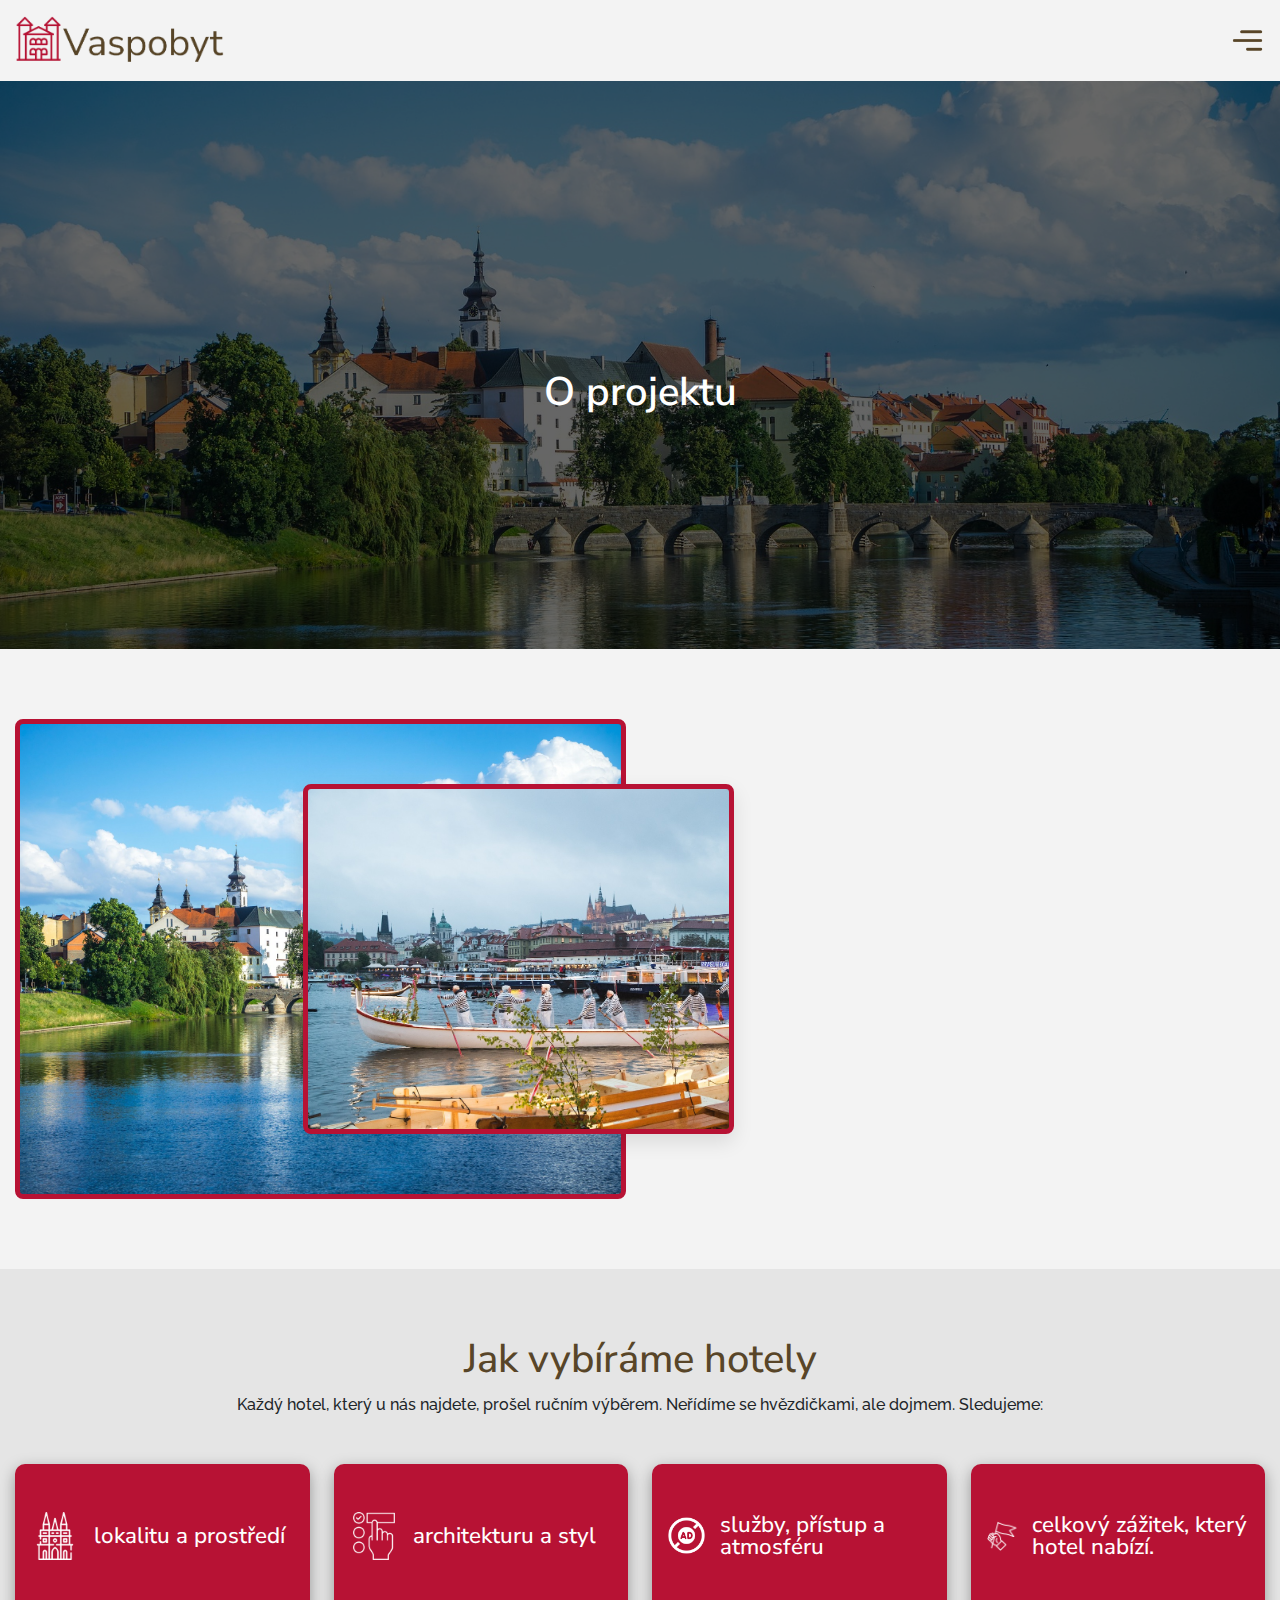
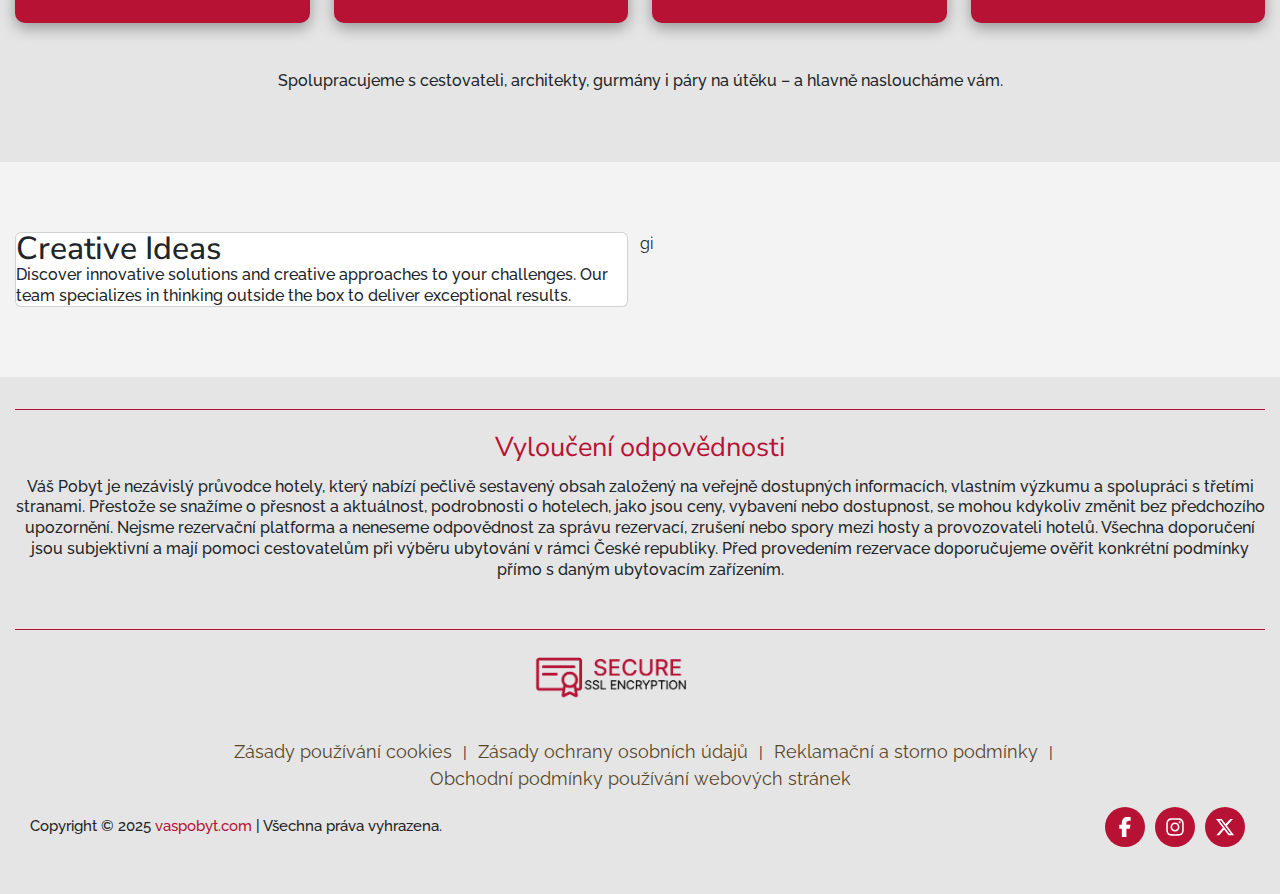
<file: about-project.html>
<html lang="cs">

<head>
    <meta charset="UTF-8">
    <meta name="viewport" content="width=device-width, initial-scale=1.0">
    <meta name="robots" content="index, follow">
    <link rel="stylesheet" href="assets/css/bootstrap.css">
    <link rel="stylesheet" href="assets/css/aos.css">
    <link rel="stylesheet" href="assets/css/style.css">
    <link rel="stylesheet" href="assets/css/responsive.css">
    <link rel="icon" type="image/x-icon" href="./assets/images/favicon.ico">
    <title>O projektu</title>
</head>

<body>
    <!-- Header  Start -->
    <header class="main-header">
        <div class="container">
            <nav class="site-nav">
                <div class="logo-wrapper">
                    <a href="./" class="logo-link"></a>
                </div>
                <div class="toggle-button"></div>
                <div class="nav-drawer">
                    <ul>
                        <li><a href="./">Domov</a></li>
                        <li><a href="spa-wellness-hotels">Lázeňské a wellness hotely</a></li>
                        <li><a href="castle-historic-hotels">Zámecké a historické hotely</a></li>
                        <li><a href="nature-mountain-refuge">Přírodní a horská útočiště</a></li>
                        <li><a href="romatic-stays">Romantické pobyty</a></li>
                        <li><a href="boutique-design-hotels">Boutique & design hotely</a></li>
                        <li><a href="about-project">O projektu</a></li>
                        <li class="nav-active"><a href="contact-us">Kontaktujte nás</a></li>
                    </ul>
                    <div class="close-btn"></div>
                </div>
            </nav>
        </div>
    </header>
    <!-- Header End -->

    <!-- Banner  Start -->
    <section class="common_banner" style="background-image: url(./assets/images/home_after_banner.jpg);">
        <div class="container">
            <div class="common__title text-center">
                <h1>
                    O projektu
                </h1>
            </div>
        </div>
    </section>
    <!-- Banner  End-->


    <!-- After Banner Section Start -->
    <div class="img_text-section py-7 aoshide">
        <div class="container">
            <div class="row align-center">
                <div class="col-lg-7">
                    <div class="img_text-images">
                        <div class="img_text-main aos-init aos-animate" data-aos="fade-right" data-aos-duration="1500"
                            style="background-image: url(assets/images/home_after_banner.jpg);"></div>
                        <div class="img_text-overlay"
                            style="background-image: url(assets/images/home_after_banner2.jpg);"></div>
                    </div>
                </div>

                <div class="col-lg-5">
                    <div class="img_text-content aos-init aos-animate" data-aos="fade-left" data-aos-duration="1500">
                        <p class="img_text mb-3">
                            Váš Pobyt vznikl z jednoduché myšlenky: v České republice existuje řada hotelů, které
                            nejsou jen „ubytováním“, ale skutečným zážitkem. Naším cílem je tyto hotely vyhledávat,
                            třídit a přinášet vám je na jednom místě – přehledně, srozumitelně a bez zbytečných řečí.
                        </p>
                        <p class="img_text">
                            Váš Pobyt vznikl z jednoduché myšlenky: v České republice existuje řada hotelů, které
                            nejsou jen „ubytováním“, ale skutečným zážitkem. Naším cílem je tyto hotely vyhledávat,
                            třídit a přinášet vám je na jednom místě – přehledně, srozumitelně a bez zbytečných řečí.
                        </p>
                    </div>
                </div>
            </div>
        </div>
    </div>
    <!-- After Banner Section Start -->


    <!-- About How We Choose Section Start -->
    <section class="why_us_sec py-7 bg_dark">
        <div class="container">
            <div class="why_us_wrap">
                <div class="row">
                    <h2 class="section_heading text-center pb-3">Jak vybíráme hotely</h2>
                    <p class="text-center pb-5">Každý hotel, který u nás najdete, prošel ručním výběrem. Neřídíme se
                        hvězdičkami, ale
                        dojmem. Sledujeme:</p>
                    <div class="col-sm-6 col-lg-3">
                        <div class="why_us_card">
                            <div class="why_us_card_header">
                                <div class="why_us_card_icon"
                                    style="background-image: url(assets/images/home_why1.png);"></div>
                                <h3>
                                    lokalitu a prostředí
                                </h3>
                            </div>
                        </div>
                    </div>
                    <div class="col-sm-6 col-lg-3">
                        <div class="why_us_card">
                            <div class="why_us_card_header">
                                <div class="why_us_card_icon"
                                    style="background-image: url(assets/images/home_why2.png);"></div>
                                <h3>
                                    architekturu a styl
                                </h3>
                            </div>
                        </div>
                    </div>
                    <div class="col-sm-6 col-lg-3">
                        <div class="why_us_card">
                            <div class="why_us_card_header">
                                <div class="why_us_card_icon"
                                    style="background-image: url(assets/images/home_why3.png);"></div>
                                <h3>
                                    služby, přístup a atmosféru
                                </h3>
                            </div>
                        </div>
                    </div>
                    <div class="col-sm-6 col-lg-3">
                        <div class="why_us_card">
                            <div class="why_us_card_header">
                                <div class="why_us_card_icon"
                                    style="background-image: url(assets/images/home_why4.png);"></div>
                                <h3>
                                    celkový zážitek, který hotel nabízí.
                                </h3>
                            </div>
                        </div>
                    </div>
                    <p class="mt-5 text-center about_how_btm_txt">
                        Spolupracujeme s cestovateli, architekty, gurmány i páry na útěku – a hlavně nasloucháme vám.
                    </p>
                </div>
            </div>
        </div>
    </section>
    <!-- About How We Choose Section End -->

    <!-- About Cards Sec Start -->
    <section class="about_cards_sec py-7">
        <div class="container">
            <div class="about_cards_wrap">
                <div class="row">
                    <div class="col-sm-6">
                        <div class="card">
                            <div class="icon-container"></div>
                            <h2>Creative Ideas</h2>
                            <p>Discover innovative solutions and creative approaches to your challenges. Our team
                                specializes in thinking outside the box to deliver exceptional results.</p>
                        </div>
                    </div>gi
                </div>
            </div>           
        </div>
    </section>
    <!-- About Cards Sec End-->

    <!-- Footer Start -->
    <footer class="footer bg_dark">
        <div class="container">
            <div class="row align-items-center">

                <div class="col-md-12">
                    <div class="disclaimer_txt text-center pt-4 pb-5">
                        <h3>
                            Vyloučení odpovědnosti
                        </h3>
                        <p>
                            Váš Pobyt je nezávislý průvodce hotely, který nabízí pečlivě sestavený obsah založený na
                            veřejně dostupných informacích,
                            vlastním výzkumu a spolupráci s třetími stranami. Přestože se snažíme o přesnost a
                            aktuálnost, podrobnosti o hotelech, jako
                            jsou ceny, vybavení nebo dostupnost, se mohou kdykoliv změnit bez předchozího upozornění.
                            Nejsme rezervační platforma a
                            neneseme odpovědnost za správu rezervací, zrušení nebo spory mezi hosty a provozovateli
                            hotelů. Všechna doporučení jsou
                            subjektivní a mají pomoci cestovatelům při výběru ubytování v rámci České republiky. Před
                            provedením rezervace
                            doporučujeme ověřit konkrétní podmínky přímo s daným ubytovacím zařízením.
                        </p>
                    </div>
                </div>


                <div class="col-md-12 ssl-certi py-3">
                    <div class="ssl-certi-inner" style="background-image: url(assets/images/ssl.png);"></div>
                </div>
                <div class="col-md-12">
                    <div class="footer-links">
                        <a href="cookies-policy">Zásady používání cookies</a> |
                        <a href="privacy-policy">Zásady ochrany osobních údajů</a> |
                        <a href="complaints-cancelation">Reklamační a storno podmínky</a> |
                        <a href="terms-conditions">Obchodní podmínky používání webových stránek</a>
                    </div>
                </div>
                <div class="col-12">
                    <div class="after-footer text-center bg_dark">
                        <div class="container">
                            <div class="row">
                                <div class="col-12">
                                    <div class="text-center copyright-text">
                                        <p>
                                            Copyright © 2025 <span class="theme">vaspobyt.com</span> | Všechna práva
                                            vyhrazena.
                                        </p>
                                    </div>
                                    <div class="social-links">
                                        <a href="https://www.facebook.com/" target="_blank"><svg
                                                xmlns="http://www.w3.org/2000/svg" viewBox="0 0 320 512">
                                                <path
                                                    d="M80 299.3V512H196V299.3h86.5l18-97.8H196V166.9c0-51.7 20.3-71.5 72.7-71.5c16.3 0 29.4 .4 37 1.2V7.9C291.4 4 256.4 0 236.2 0C129.3 0 80 50.5 80 159.4v42.1H14v97.8H80z">
                                                </path>
                                            </svg></a>
                                        <a href="https://www.instagram.com/?hl=en" target="_blank"><svg
                                                xmlns="http://www.w3.org/2000/svg" viewBox="0 0 448 512">
                                                <path
                                                    d="M224.1 141c-63.6 0-114.9 51.3-114.9 114.9s51.3 114.9 114.9 114.9S339 319.5 339 255.9 287.7 141 224.1 141zm0 189.6c-41.1 0-74.7-33.5-74.7-74.7s33.5-74.7 74.7-74.7 74.7 33.5 74.7 74.7-33.6 74.7-74.7 74.7zm146.4-194.3c0 14.9-12 26.8-26.8 26.8-14.9 0-26.8-12-26.8-26.8s12-26.8 26.8-26.8 26.8 12 26.8 26.8zm76.1 27.2c-1.7-35.9-9.9-67.7-36.2-93.9-26.2-26.2-58-34.4-93.9-36.2-37-2.1-147.9-2.1-184.9 0-35.8 1.7-67.6 9.9-93.9 36.1s-34.4 58-36.2 93.9c-2.1 37-2.1 147.9 0 184.9 1.7 35.9 9.9 67.7 36.2 93.9s58 34.4 93.9 36.2c37 2.1 147.9 2.1 184.9 0 35.9-1.7 67.7-9.9 93.9-36.2 26.2-26.2 34.4-58 36.2-93.9 2.1-37 2.1-147.8 0-184.8zM398.8 388c-7.8 19.6-22.9 34.7-42.6 42.6-29.5 11.7-99.5 9-132.1 9s-102.7 2.6-132.1-9c-19.6-7.8-34.7-22.9-42.6-42.6-11.7-29.5-9-99.5-9-132.1s-2.6-102.7 9-132.1c7.8-19.6 22.9-34.7 42.6-42.6 29.5-11.7 99.5-9 132.1-9s102.7-2.6 132.1 9c19.6 7.8 34.7 22.9 42.6 42.6 11.7 29.5 9 99.5 9 132.1s2.7 102.7-9 132.1z">
                                                </path>
                                            </svg></a>
                                        <a href="https://x.com/?lang=en" target="_blank"><svg
                                                xmlns="http://www.w3.org/2000/svg" viewBox="0 0 512 512">
                                                <path
                                                    d="M389.2 48h70.6L305.6 224.2 487 464H345L233.7 318.6 106.5 464H35.8L200.7 275.5 26.8 48H172.4L272.9 180.9 389.2 48zM364.4 421.8h39.1L151.1 88h-42L364.4 421.8z">
                                                </path>
                                            </svg></a>
                                    </div>
                                </div>
                            </div>
                        </div>
                    </div>
                </div>
            </div>
        </div>
    </footer>
    <!-- Footer End -->


    <script src="assets/js/jquery.js"></script>
    <script src="assets/js/aos.js"></script>
    <script src="assets/js/bootstrap.js"></script>
    <script src="assets/js/index.js"></script>
</body>

</html>
</file>
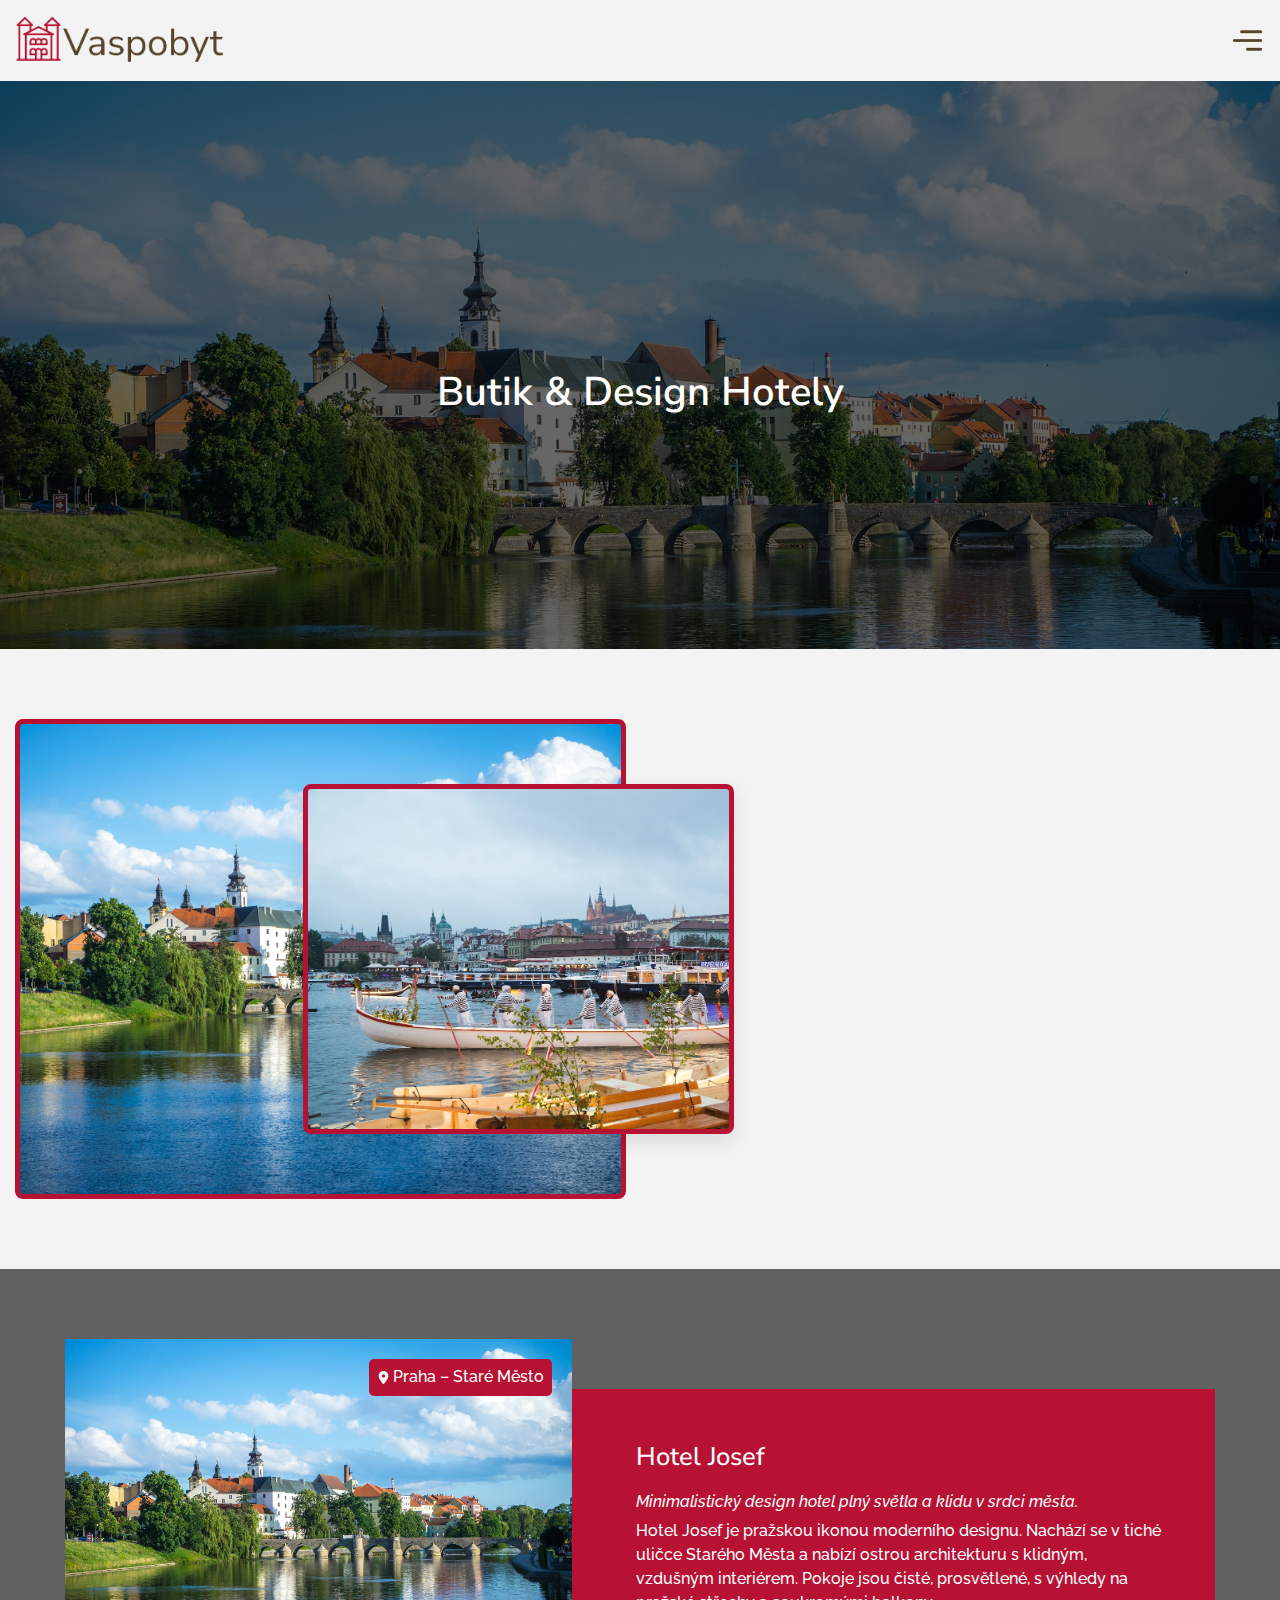
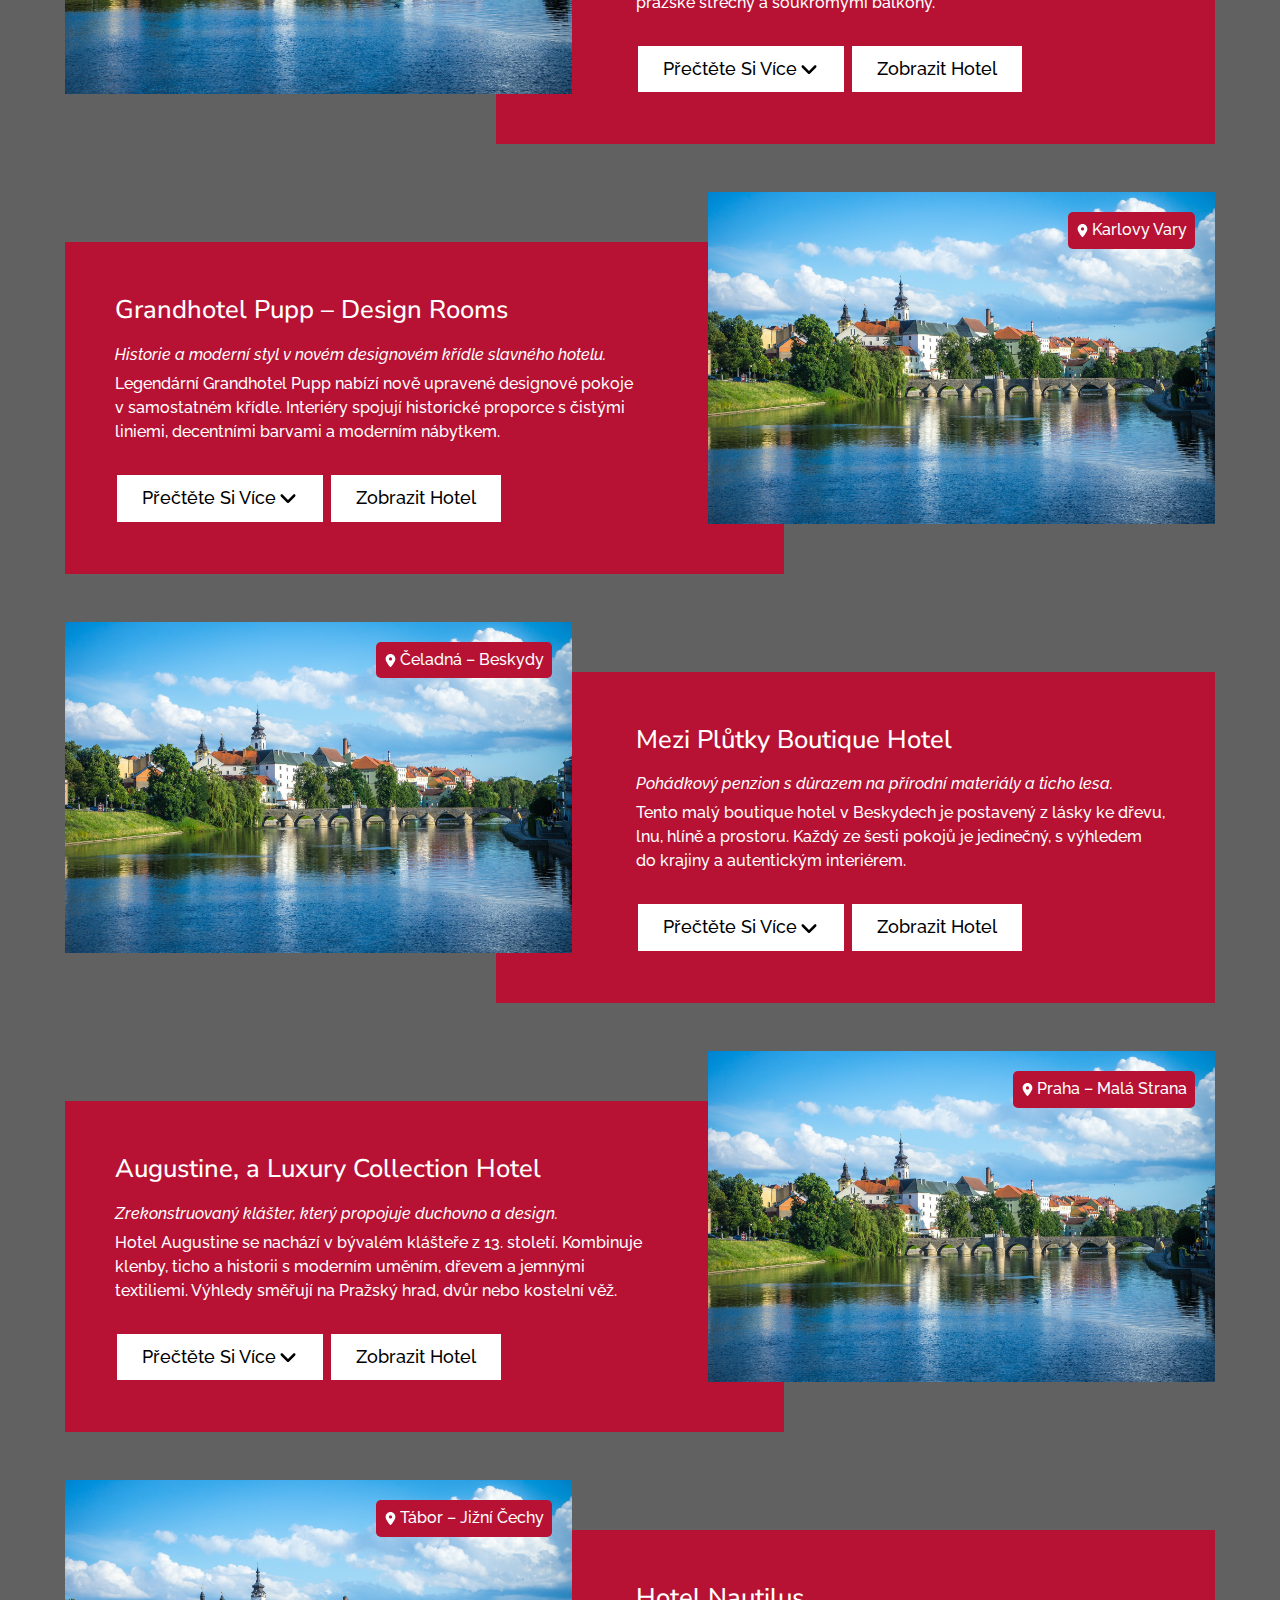
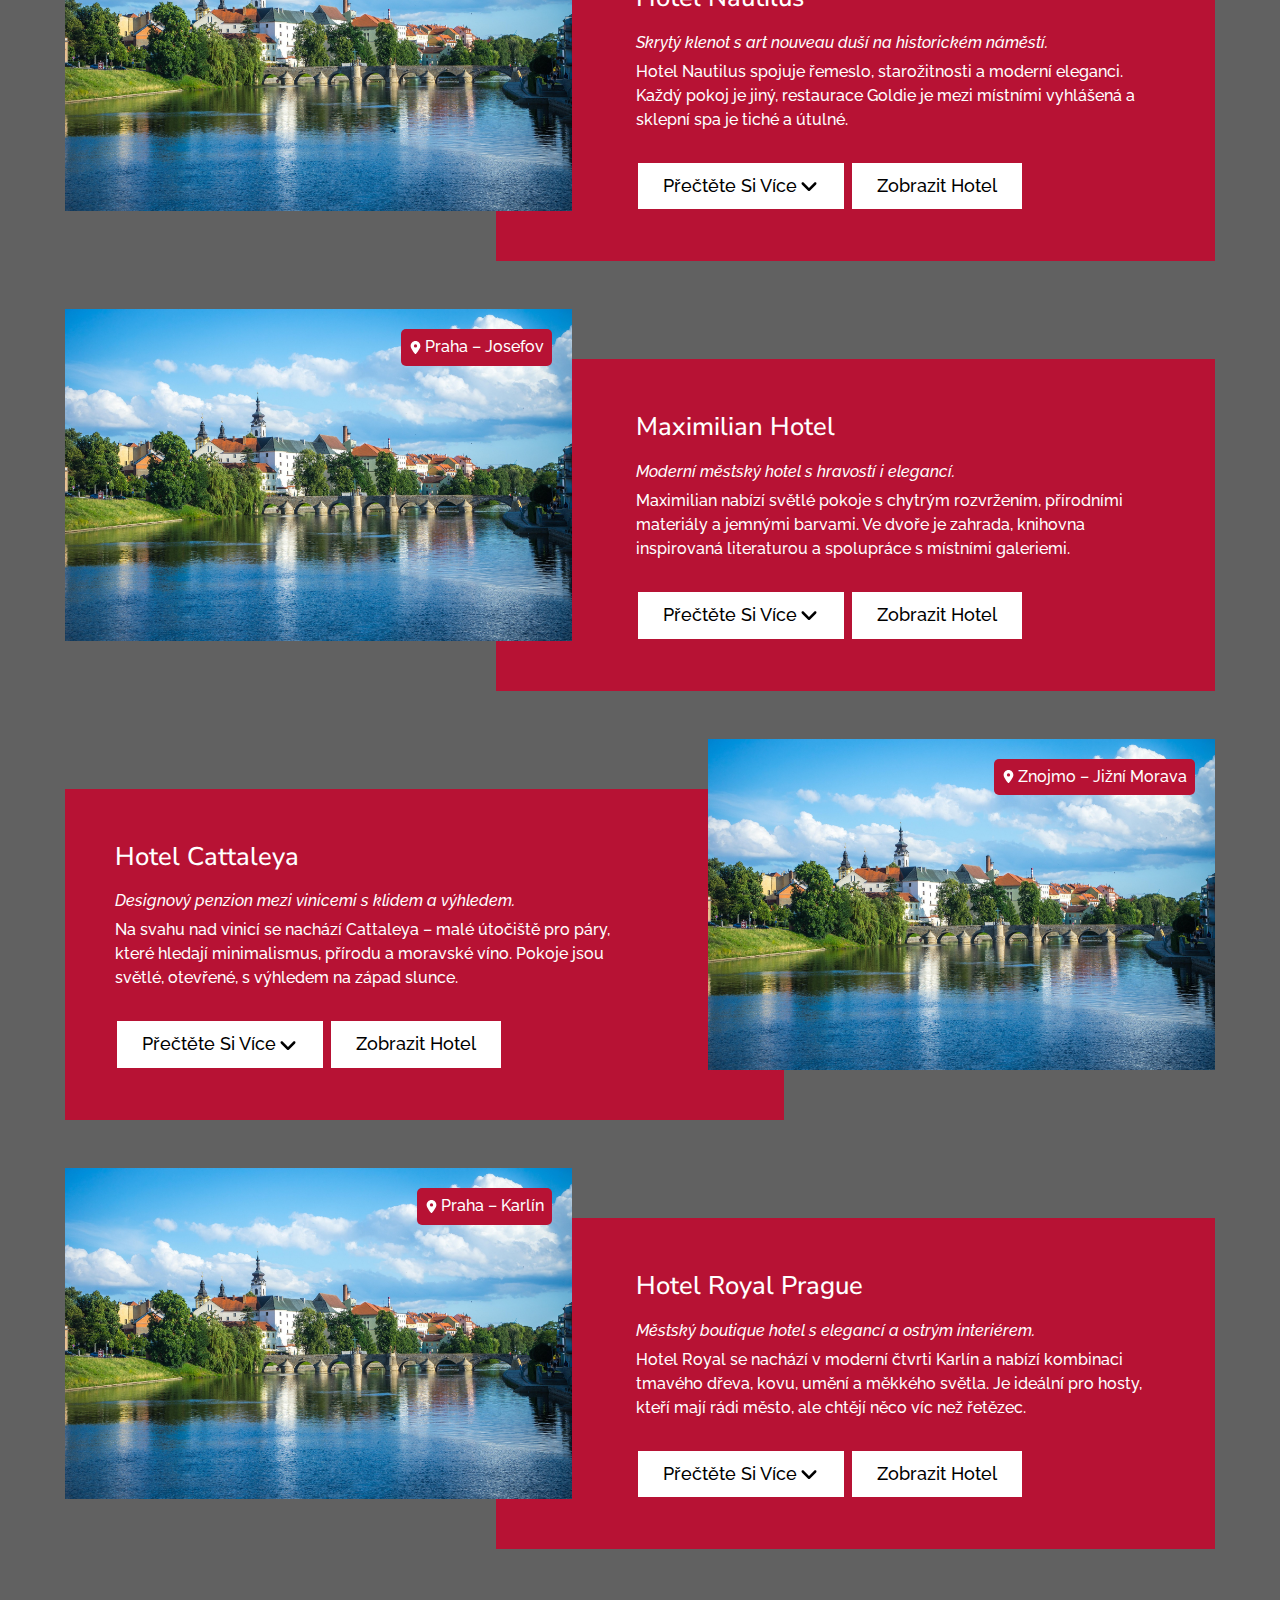
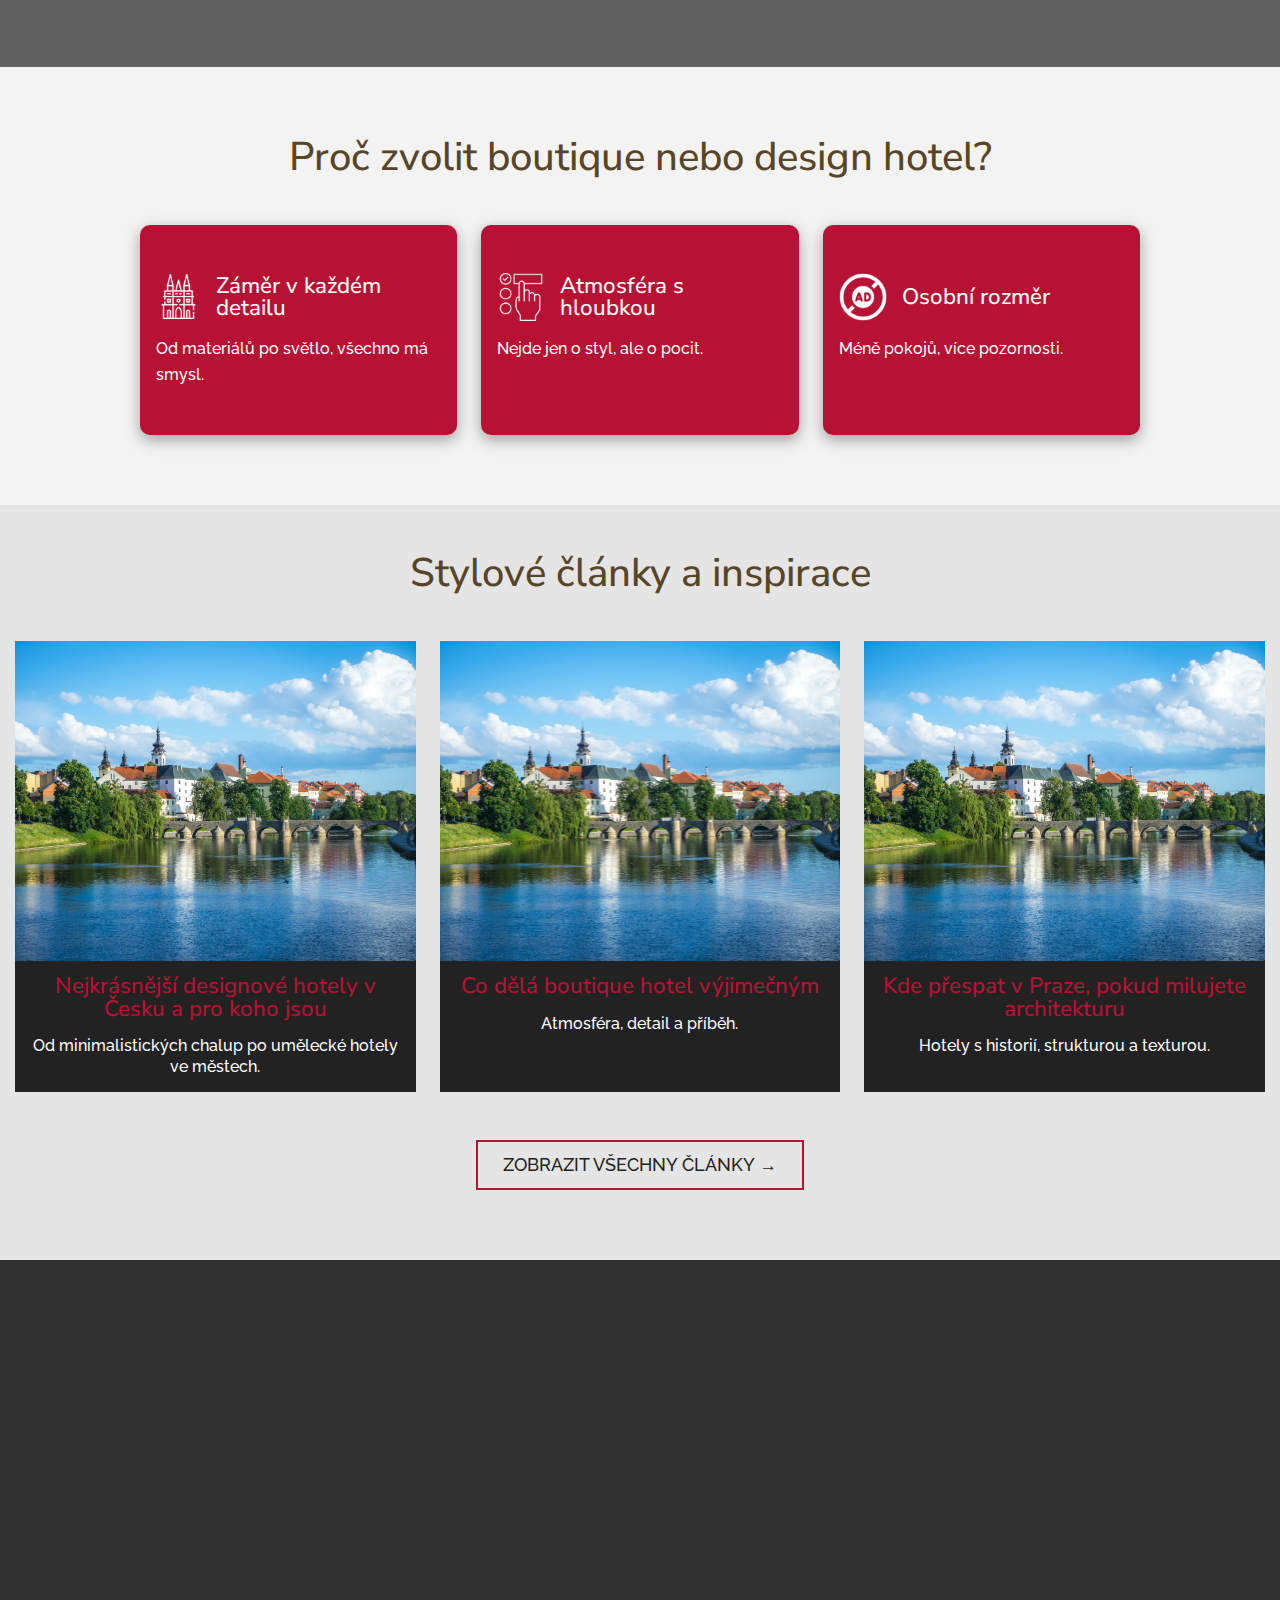
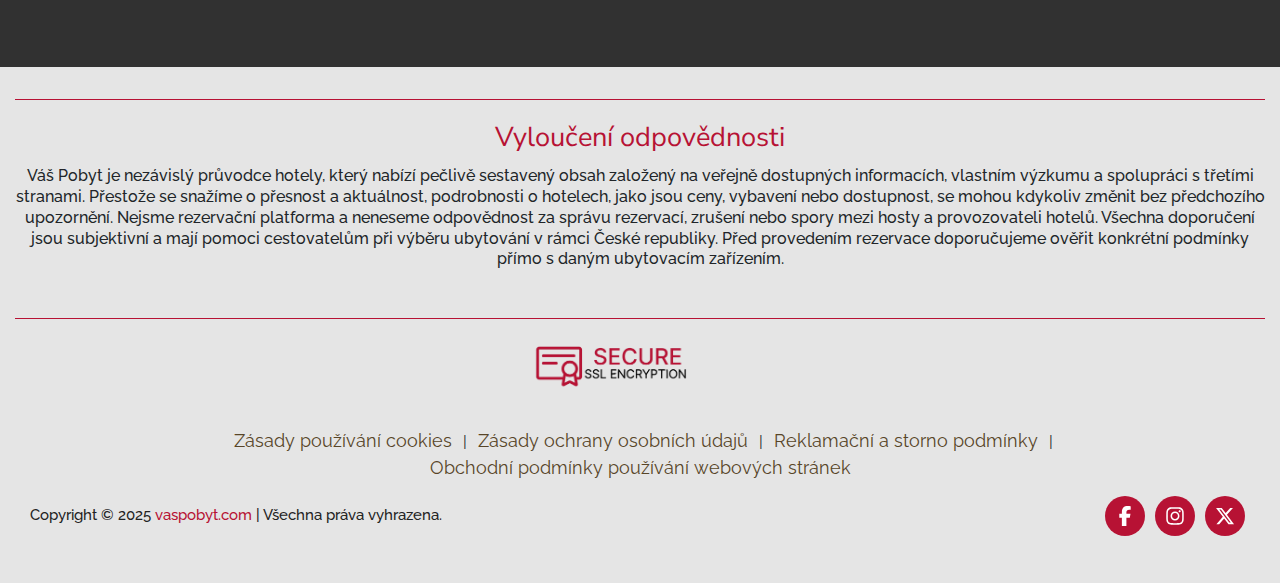
<file: boutique-design-hotels.html>
<html lang="cs">

<head>
    <meta charset="UTF-8">
    <meta name="viewport" content="width=device-width, initial-scale=1.0">
    <meta name="robots" content="index, follow">
    <link rel="stylesheet" href="assets/css/bootstrap.css">
    <link rel="stylesheet" href="assets/css/aos.css">
    <link rel="stylesheet" href="assets/css/style.css">
    <link rel="stylesheet" href="assets/css/responsive.css">
    <link rel="icon" type="image/x-icon" href="./assets/images/favicon.ico">
    <title>Butik & Design Hotely</title>
</head>

<body>
    <!-- Header  Start -->
    <header class="main-header">
        <div class="container">
            <nav class="site-nav">
                <div class="logo-wrapper">
                    <a href="./" class="logo-link"></a>
                </div>
                <div class="toggle-button"></div>
                <div class="nav-drawer">
                    <ul>
                        <li><a href="./">Domov</a></li>
                        <li><a href="spa-wellness-hotels">Lázeňské a wellness hotely</a></li>
                        <li><a href="castle-historic-hotels">Zámecké a historické hotely</a></li>
                        <li><a href="nature-mountain-refuge">Přírodní a horská útočiště</a></li>
                        <li><a href="romatic-stays">Romantické pobyty</a></li>
                        <li class="nav-active"><a href="boutique-design-hotels">Boutique & design hotely</a></li>
                        <li><a href="blogposts">Blogové Příspěvky</a></li>
                        <li><a href="about-project">O projektu</a></li>
                        <li><a href="contact-us">Kontaktujte nás</a></li>
                    </ul>
                    <div class="close-btn"></div>
                </div>
            </nav>
        </div>
    </header>
    <!-- Header End -->

    <!-- Banner  Start -->
    <section class="common_banner hotels" style="background-image: url(./assets/images/home_after_banner.jpg);">
        <div class="container">
            <div class="common__title text-center">
                <h1>
                    Butik & Design Hotely
                </h1>
            </div>
        </div>
    </section>
    <!-- Banner  End-->

    <!-- After Banner Section Start -->
    <div class="img_text-section py-7 aoshide">
        <div class="container">
            <div class="row align-center">
                <div class="col-lg-7">
                    <div class="img_text-images">
                        <div class="img_text-main aos-init aos-animate" data-aos="fade-right" data-aos-duration="1500"
                            style="background-image: url(assets/images/home_after_banner.jpg);"></div>
                        <div class="img_text-overlay"
                            style="background-image: url(assets/images/home_after_banner2.jpg);"></div>
                    </div>
                </div>

                <div class="col-lg-5">
                    <div class="img_text-content aos-init aos-animate" data-aos="fade-left" data-aos-duration="1500">
                        <p class="img_text">
                            Některá ubytování nejsou jen pohodlná — jsou inspirativní. Tyto pečlivě vybrané boutique a
                            design hotely po celé České republice propojují architekturu, atmosféru a zážitek do
                            každého detailu. Od stylových útočišť v Praze po venkovské penziony s charakterem —
                            každé místo nabízí osobní a vizuálně výjimečný pobyt.
                        </p>
                    </div>
                </div>
            </div>
        </div>
    </div>
    <!-- After Banner Section Start -->

    <!-- Hotels Cards Section Start -->
    <section class="hotel_cards_sec aoshide bg_dark py-7"
        style="background-image: url(assets/images/hotels_sec_bg.jpg);">
        <div class="container">
            <div class="hotel_cards_wrap">

                <div class="hotel_cards mb-5">
                    <div class="row">
                        <div class="col-lg-5 img_prt">
                            <div class="hotels_card_img_outer">
                                <div class="hotels_card_img"
                                    style="background-image: url(assets/images/home_after_banner.jpg);">
                                </div>
                                <div class="hotels_loc_tag">
                                    <p>
                                        <svg xmlns="http://www.w3.org/2000/svg" viewBox="0 0 384 512" fill="#fff">
                                            <path
                                                d="M215.7 499.2C267 435 384 279.4 384 192C384 86 298 0 192 0S0 86 0 192c0 87.4 117 243 168.3 307.2c12.3 15.3 35.1 15.3 47.4 0zM192 128a64 64 0 1 1 0 128 64 64 0 1 1 0-128z" />
                                        </svg> Praha – Staré Město
                                    </p>
                                </div>
                            </div>
                        </div>
                        <div class="col-lg-7">
                            <div class="hotels_card_content">
                                <h2>
                                    Hotel Josef
                                </h2>
                                <p class="italic_text">
                                    Minimalistický design hotel plný světla a klidu v srdci města.
                                </p>
                                <p>
                                    Hotel Josef je pražskou ikonou moderního designu. Nachází se v tiché uličce Starého
                                    Města
                                    a nabízí ostrou architekturu s klidným, vzdušným interiérem. Pokoje jsou čisté,
                                    prosvětlené,
                                    s výhledy na pražské střechy a soukromými balkony.
                                </p>
                                <div class="hidden_content">
                                    <p>
                                        Hosté mohou využít terasu na střeše, klidnou snídaňovou místnost a moderní
                                        wellness.
                                        Hotel je ideální pro architekty, páry i cestovatele hledající moderní eleganci v
                                        centru města.
                                    </p>
                                    <ul>
                                        <li>
                                            <p>
                                                <svg xmlns="http://www.w3.org/2000/svg" viewBox="0 0 448 512"
                                                    fill="#fff">
                                                    <path
                                                        d="M438.6 278.6c12.5-12.5 12.5-32.8 0-45.3l-160-160c-12.5-12.5-32.8-12.5-45.3 0s-12.5 32.8 0 45.3L338.8 224 32 224c-17.7 0-32 14.3-32 32s14.3 32 32 32l306.7 0L233.4 393.4c-12.5 12.5-12.5 32.8 0 45.3s32.8 12.5 45.3 0l160-160z" />
                                                </svg> Oceněný minimalistický design
                                            </p>
                                        </li>
                                        <li>
                                            <p>
                                                <svg xmlns="http://www.w3.org/2000/svg" viewBox="0 0 448 512"
                                                    fill="#fff">
                                                    <path
                                                        d="M438.6 278.6c12.5-12.5 12.5-32.8 0-45.3l-160-160c-12.5-12.5-32.8-12.5-45.3 0s-12.5 32.8 0 45.3L338.8 224 32 224c-17.7 0-32 14.3-32 32s14.3 32 32 32l306.7 0L233.4 393.4c-12.5 12.5-12.5 32.8 0 45.3s32.8 12.5 45.3 0l160-160z" />
                                                </svg> Soukromé balkony a vnitroblok
                                            </p>
                                        </li>
                                        <li>
                                            <p>
                                                <svg xmlns="http://www.w3.org/2000/svg" viewBox="0 0 448 512"
                                                    fill="#fff">
                                                    <path
                                                        d="M438.6 278.6c12.5-12.5 12.5-32.8 0-45.3l-160-160c-12.5-12.5-32.8-12.5-45.3 0s-12.5 32.8 0 45.3L338.8 224 32 224c-17.7 0-32 14.3-32 32s14.3 32 32 32l306.7 0L233.4 393.4c-12.5 12.5-12.5 32.8 0 45.3s32.8 12.5 45.3 0l160-160z" />
                                                </svg> Pár kroků od Staroměstského náměstí
                                            </p>
                                        </li>
                                        <li>
                                            <p>
                                                <svg xmlns="http://www.w3.org/2000/svg" viewBox="0 0 448 512"
                                                    fill="#fff">
                                                    <path
                                                        d="M438.6 278.6c12.5-12.5 12.5-32.8 0-45.3l-160-160c-12.5-12.5-32.8-12.5-45.3 0s-12.5 32.8 0 45.3L338.8 224 32 224c-17.7 0-32 14.3-32 32s14.3 32 32 32l306.7 0L233.4 393.4c-12.5 12.5-12.5 32.8 0 45.3s32.8 12.5 45.3 0l160-160z" />
                                                </svg> Střešní snídaně a wellness
                                            </p>
                                        </li>
                                        <li>
                                            <p>
                                                <svg xmlns="http://www.w3.org/2000/svg" viewBox="0 0 448 512"
                                                    fill="#fff">
                                                    <path
                                                        d="M438.6 278.6c12.5-12.5 12.5-32.8 0-45.3l-160-160c-12.5-12.5-32.8-12.5-45.3 0s-12.5 32.8 0 45.3L338.8 224 32 224c-17.7 0-32 14.3-32 32s14.3 32 32 32l306.7 0L233.4 393.4c-12.5 12.5-12.5 32.8 0 45.3s32.8 12.5 45.3 0l160-160z" />
                                                </svg> Klidné místo uprostřed Prahy
                                            </p>
                                        </li>
                                    </ul>
                                </div>
                                <div class="hotel_btns_grp">
                                    <button class="butn read_more_butn hotel_cards_btn subpage-readmore-btn">Přečtěte si
                                        více
                                        <svg xmlns="http://www.w3.org/2000/svg" viewBox="0 0 448 512">
                                            <path
                                                d="M201.4 374.6c12.5 12.5 32.8 12.5 45.3 0l160-160c12.5-12.5 12.5-32.8 0-45.3s-32.8-12.5-45.3 0L224 306.7 86.6 169.4c-12.5-12.5-32.8-12.5-45.3 0s-12.5 32.8 0 45.3l160 160z">
                                            </path>
                                        </svg>
                                    </button>
                                    <a href="https://www.agoda.com/search?pcs=1&cid=-1&hl=cs-cz&checkIn=2025-04-25&checkOut=2025-04-26&adults=1&rooms=1&selectedproperty=16396987&city=15977&pslc=1&ds=obS8ZcMmAnCzUnTr" target="_blank" class="butn hotel_cards_btn mt-4">Zobrazit
                                        hotel</a>
                                </div>
                            </div>
                        </div>
                    </div>
                </div>


                <div class="hotel_cards reverse mb-5">
                    <div class="row flex-row-reverse">
                        <div class="col-lg-5 img_prt">
                            <div class="hotels_card_img_outer">
                                <div class="hotels_card_img"
                                    style="background-image: url(assets/images/home_after_banner.jpg);">
                                </div>
                                <div class="hotels_loc_tag">
                                    <p>
                                        <svg xmlns="http://www.w3.org/2000/svg" viewBox="0 0 384 512" fill="#fff">
                                            <path
                                                d="M215.7 499.2C267 435 384 279.4 384 192C384 86 298 0 192 0S0 86 0 192c0 87.4 117 243 168.3 307.2c12.3 15.3 35.1 15.3 47.4 0zM192 128a64 64 0 1 1 0 128 64 64 0 1 1 0-128z" />
                                        </svg> Karlovy Vary
                                    </p>
                                </div>
                            </div>
                        </div>
                        <div class="col-lg-7">
                            <div class="hotels_card_content">
                                <h2>
                                    Grandhotel Pupp – Design Rooms
                                </h2>
                                <p class="italic_text">
                                    Historie a moderní styl v novém designovém křídle slavného hotelu.
                                </p>
                                <p>
                                    Legendární Grandhotel Pupp nabízí nově upravené designové pokoje v samostatném
                                    křídle.
                                    Interiéry spojují historické proporce s čistými liniemi, decentními barvami a
                                    moderním
                                    nábytkem.
                                </p>
                                <div class="hidden_content">
                                    <p>
                                        Hosté mají přístup k hotelovému wellness, restauracím i terasám. Skvělé pro ty,
                                        kdo chtějí
                                        kombinaci klasiky a současného stylu v lázeňském městě.
                                    </p>
                                    <ul>
                                        <li>
                                            <p>
                                                <svg xmlns="http://www.w3.org/2000/svg" viewBox="0 0 448 512"
                                                    fill="#fff">
                                                    <path
                                                        d="M438.6 278.6c12.5-12.5 12.5-32.8 0-45.3l-160-160c-12.5-12.5-32.8-12.5-45.3 0s-12.5 32.8 0 45.3L338.8 224 32 224c-17.7 0-32 14.3-32 32s14.3 32 32 32l306.7 0L233.4 393.4c-12.5 12.5-12.5 32.8 0 45.3s32.8 12.5 45.3 0l160-160z" />
                                                </svg> Moderní křídlo historického hotelu
                                            </p>
                                        </li>
                                        <li>
                                            <p>
                                                <svg xmlns="http://www.w3.org/2000/svg" viewBox="0 0 448 512"
                                                    fill="#fff">
                                                    <path
                                                        d="M438.6 278.6c12.5-12.5 12.5-32.8 0-45.3l-160-160c-12.5-12.5-32.8-12.5-45.3 0s-12.5 32.8 0 45.3L338.8 224 32 224c-17.7 0-32 14.3-32 32s14.3 32 32 32l306.7 0L233.4 393.4c-12.5 12.5-12.5 32.8 0 45.3s32.8 12.5 45.3 0l160-160z" />
                                                </svg> Přístup k wellness a restauracím
                                            </p>
                                        </li>
                                        <li>
                                            <p>
                                                <svg xmlns="http://www.w3.org/2000/svg" viewBox="0 0 448 512"
                                                    fill="#fff">
                                                    <path
                                                        d="M438.6 278.6c12.5-12.5 12.5-32.8 0-45.3l-160-160c-12.5-12.5-32.8-12.5-45.3 0s-12.5 32.8 0 45.3L338.8 224 32 224c-17.7 0-32 14.3-32 32s14.3 32 32 32l306.7 0L233.4 393.4c-12.5 12.5-12.5 32.8 0 45.3s32.8 12.5 45.3 0l160-160z" />
                                                </svg> Luxusní čistý interiér
                                            </p>
                                        </li>
                                        <li>
                                            <p>
                                                <svg xmlns="http://www.w3.org/2000/svg" viewBox="0 0 448 512"
                                                    fill="#fff">
                                                    <path
                                                        d="M438.6 278.6c12.5-12.5 12.5-32.8 0-45.3l-160-160c-12.5-12.5-32.8-12.5-45.3 0s-12.5 32.8 0 45.3L338.8 224 32 224c-17.7 0-32 14.3-32 32s14.3 32 32 32l306.7 0L233.4 393.4c-12.5 12.5-12.5 32.8 0 45.3s32.8 12.5 45.3 0l160-160z" />
                                                </svg> Umístění u řeky Teplá
                                            </p>
                                        </li>
                                        <li>
                                            <p>
                                                <svg xmlns="http://www.w3.org/2000/svg" viewBox="0 0 448 512"
                                                    fill="#fff">
                                                    <path
                                                        d="M438.6 278.6c12.5-12.5 12.5-32.8 0-45.3l-160-160c-12.5-12.5-32.8-12.5-45.3 0s-12.5 32.8 0 45.3L338.8 224 32 224c-17.7 0-32 14.3-32 32s14.3 32 32 32l306.7 0L233.4 393.4c-12.5 12.5-12.5 32.8 0 45.3s32.8 12.5 45.3 0l160-160z" />
                                                </svg> Ideální spojení tradice a designu
                                            </p>
                                        </li>
                                    </ul>
                                </div>
                                <div class="hotel_btns_grp">
                                    <button class="butn read_more_butn hotel_cards_btn subpage-readmore-btn">Přečtěte si
                                        více
                                        <svg xmlns="http://www.w3.org/2000/svg" viewBox="0 0 448 512">
                                            <path
                                                d="M201.4 374.6c12.5 12.5 32.8 12.5 45.3 0l160-160c12.5-12.5 12.5-32.8 0-45.3s-32.8-12.5-45.3 0L224 306.7 86.6 169.4c-12.5-12.5-32.8-12.5-45.3 0s-12.5 32.8 0 45.3l160 160z">
                                            </path>
                                        </svg>
                                    </button>
                                    <a href="https://www.agoda.com/search?pcs=1&cid=-1&hl=cs-cz&checkIn=2025-04-25&checkOut=2025-04-26&adults=1&rooms=1&selectedproperty=9360534&city=12863&pslc=1&ds=Od8zBBE3uPZjErIr" target="_blank" class="butn hotel_cards_btn mt-4">Zobrazit
                                        hotel</a>
                                </div>
                            </div>
                        </div>
                    </div>
                </div>


                <div class="hotel_cards mb-5">
                    <div class="row">
                        <div class="col-lg-5 img_prt">
                            <div class="hotels_card_img_outer">
                                <div class="hotels_card_img"
                                    style="background-image: url(assets/images/home_after_banner.jpg);">
                                </div>
                                <div class="hotels_loc_tag">
                                    <p>
                                        <svg xmlns="http://www.w3.org/2000/svg" viewBox="0 0 384 512" fill="#fff">
                                            <path
                                                d="M215.7 499.2C267 435 384 279.4 384 192C384 86 298 0 192 0S0 86 0 192c0 87.4 117 243 168.3 307.2c12.3 15.3 35.1 15.3 47.4 0zM192 128a64 64 0 1 1 0 128 64 64 0 1 1 0-128z" />
                                        </svg> Čeladná – Beskydy
                                    </p>
                                </div>
                            </div>
                        </div>
                        <div class="col-lg-7">
                            <div class="hotels_card_content">
                                <h2>
                                    Mezi Plůtky Boutique Hotel
                                </h2>
                                <p class="italic_text">
                                    Pohádkový penzion s důrazem na přírodní materiály a ticho lesa.
                                </p>
                                <p>
                                    Tento malý boutique hotel v Beskydech je postavený z lásky ke dřevu, lnu, hlíně a
                                    prostoru.
                                    Každý ze šesti pokojů je jedinečný, s výhledem do krajiny a autentickým interiérem.
                                </p>
                                <div class="hidden_content">
                                    <p>
                                        Snídaně se podávají z lokálních surovin, večery trávíte u pomalu hořícího krbu.
                                        Je to místo,
                                        které se šeptá mezi znalci.
                                    </p>
                                    <ul>
                                        <li>
                                            <p>
                                                <svg xmlns="http://www.w3.org/2000/svg" viewBox="0 0 448 512"
                                                    fill="#fff">
                                                    <path
                                                        d="M438.6 278.6c12.5-12.5 12.5-32.8 0-45.3l-160-160c-12.5-12.5-32.8-12.5-45.3 0s-12.5 32.8 0 45.3L338.8 224 32 224c-17.7 0-32 14.3-32 32s14.3 32 32 32l306.7 0L233.4 393.4c-12.5 12.5-12.5 32.8 0 45.3s32.8 12.5 45.3 0l160-160z" />
                                                </svg> Pouze 6 jedinečných pokojů
                                            </p>
                                        </li>
                                        <li>
                                            <p>
                                                <svg xmlns="http://www.w3.org/2000/svg" viewBox="0 0 448 512"
                                                    fill="#fff">
                                                    <path
                                                        d="M438.6 278.6c12.5-12.5 12.5-32.8 0-45.3l-160-160c-12.5-12.5-32.8-12.5-45.3 0s-12.5 32.8 0 45.3L338.8 224 32 224c-17.7 0-32 14.3-32 32s14.3 32 32 32l306.7 0L233.4 393.4c-12.5 12.5-12.5 32.8 0 45.3s32.8 12.5 45.3 0l160-160z" />
                                                </svg> Okolní lesy a klid
                                            </p>
                                        </li>
                                        <li>
                                            <p>
                                                <svg xmlns="http://www.w3.org/2000/svg" viewBox="0 0 448 512"
                                                    fill="#fff">
                                                    <path
                                                        d="M438.6 278.6c12.5-12.5 12.5-32.8 0-45.3l-160-160c-12.5-12.5-32.8-12.5-45.3 0s-12.5 32.8 0 45.3L338.8 224 32 224c-17.7 0-32 14.3-32 32s14.3 32 32 32l306.7 0L233.4 393.4c-12.5 12.5-12.5 32.8 0 45.3s32.8 12.5 45.3 0l160-160z" />
                                                </svg> Přírodní materiály a čistý styl
                                            </p>
                                        </li>
                                        <li>
                                            <p>
                                                <svg xmlns="http://www.w3.org/2000/svg" viewBox="0 0 448 512"
                                                    fill="#fff">
                                                    <path
                                                        d="M438.6 278.6c12.5-12.5 12.5-32.8 0-45.3l-160-160c-12.5-12.5-32.8-12.5-45.3 0s-12.5 32.8 0 45.3L338.8 224 32 224c-17.7 0-32 14.3-32 32s14.3 32 32 32l306.7 0L233.4 393.4c-12.5 12.5-12.5 32.8 0 45.3s32.8 12.5 45.3 0l160-160z" />
                                                </svg> Osobní přístup a sezónní kuchyně
                                            </p>
                                        </li>
                                        <li>
                                            <p>
                                                <svg xmlns="http://www.w3.org/2000/svg" viewBox="0 0 448 512"
                                                    fill="#fff">
                                                    <path
                                                        d="M438.6 278.6c12.5-12.5 12.5-32.8 0-45.3l-160-160c-12.5-12.5-32.8-12.5-45.3 0s-12.5 32.8 0 45.3L338.8 224 32 224c-17.7 0-32 14.3-32 32s14.3 32 32 32l306.7 0L233.4 393.4c-12.5 12.5-12.5 32.8 0 45.3s32.8 12.5 45.3 0l160-160z" />
                                                </svg> Emocionální, tiché, nezapomenutelné
                                            </p>
                                        </li>
                                    </ul>
                                </div>
                                <div class="hotel_btns_grp">
                                    <button class="butn read_more_butn hotel_cards_btn subpage-readmore-btn">Přečtěte si
                                        více
                                        <svg xmlns="http://www.w3.org/2000/svg" viewBox="0 0 448 512">
                                            <path
                                                d="M201.4 374.6c12.5 12.5 32.8 12.5 45.3 0l160-160c12.5-12.5 12.5-32.8 0-45.3s-32.8-12.5-45.3 0L224 306.7 86.6 169.4c-12.5-12.5-32.8-12.5-45.3 0s-12.5 32.8 0 45.3l160 160z">
                                            </path>
                                        </svg>
                                    </button>
                                    <a href="https://www.agoda.com/search?pcs=1&cid=-1&hl=cs-cz&checkIn=2025-04-25&checkOut=2025-04-26&adults=1&rooms=1&selectedproperty=2548162&city=545104&pslc=1&ds=ZY%2FwYrRpyLpwm26Q" target="_blank" class="butn hotel_cards_btn mt-4">Zobrazit
                                        hotel</a>
                                </div>
                            </div>
                        </div>
                    </div>
                </div>


                <div class="hotel_cards reverse mb-5">
                    <div class="row flex-row-reverse">
                        <div class="col-lg-5 img_prt">
                            <div class="hotels_card_img_outer">
                                <div class="hotels_card_img"
                                    style="background-image: url(assets/images/home_after_banner.jpg);">
                                </div>
                                <div class="hotels_loc_tag">
                                    <p>
                                        <svg xmlns="http://www.w3.org/2000/svg" viewBox="0 0 384 512" fill="#fff">
                                            <path
                                                d="M215.7 499.2C267 435 384 279.4 384 192C384 86 298 0 192 0S0 86 0 192c0 87.4 117 243 168.3 307.2c12.3 15.3 35.1 15.3 47.4 0zM192 128a64 64 0 1 1 0 128 64 64 0 1 1 0-128z" />
                                        </svg> Praha – Malá Strana
                                    </p>
                                </div>
                            </div>
                        </div>
                        <div class="col-lg-7">
                            <div class="hotels_card_content">
                                <h2>
                                    Augustine, a Luxury Collection Hotel
                                </h2>
                                <p class="italic_text">
                                    Zrekonstruovaný klášter, který propojuje duchovno a design.
                                </p>
                                <p>
                                    Hotel Augustine se nachází v bývalém klášteře z 13. století. Kombinuje klenby, ticho
                                    a
                                    historii s moderním uměním, dřevem a jemnými textiliemi. Výhledy směřují na Pražský
                                    hrad,
                                    dvůr nebo kostelní věž.
                                </p>
                                <div class="hidden_content">
                                    <p>
                                        Součástí je minimalistické wellness, koktejlový bar a soukromá knihovna. V srdci
                                        Malé
                                        Strany působí jako prostor pro ztišení a inspiraci.
                                    </p>
                                    <ul>
                                        <li>
                                            <p>
                                                <svg xmlns="http://www.w3.org/2000/svg" viewBox="0 0 448 512"
                                                    fill="#fff">
                                                    <path
                                                        d="M438.6 278.6c12.5-12.5 12.5-32.8 0-45.3l-160-160c-12.5-12.5-32.8-12.5-45.3 0s-12.5 32.8 0 45.3L338.8 224 32 224c-17.7 0-32 14.3-32 32s14.3 32 32 32l306.7 0L233.4 393.4c-12.5 12.5-12.5 32.8 0 45.3s32.8 12.5 45.3 0l160-160z" />
                                                </svg> Klášterní architektura a ticho
                                            </p>
                                        </li>
                                        <li>
                                            <p>
                                                <svg xmlns="http://www.w3.org/2000/svg" viewBox="0 0 448 512"
                                                    fill="#fff">
                                                    <path
                                                        d="M438.6 278.6c12.5-12.5 12.5-32.8 0-45.3l-160-160c-12.5-12.5-32.8-12.5-45.3 0s-12.5 32.8 0 45.3L338.8 224 32 224c-17.7 0-32 14.3-32 32s14.3 32 32 32l306.7 0L233.4 393.4c-12.5 12.5-12.5 32.8 0 45.3s32.8 12.5 45.3 0l160-160z" />
                                                </svg> Umělecké detaily a duchovní klid
                                            </p>
                                        </li>
                                        <li>
                                            <p>
                                                <svg xmlns="http://www.w3.org/2000/svg" viewBox="0 0 448 512"
                                                    fill="#fff">
                                                    <path
                                                        d="M438.6 278.6c12.5-12.5 12.5-32.8 0-45.3l-160-160c-12.5-12.5-32.8-12.5-45.3 0s-12.5 32.8 0 45.3L338.8 224 32 224c-17.7 0-32 14.3-32 32s14.3 32 32 32l306.7 0L233.4 393.4c-12.5 12.5-12.5 32.8 0 45.3s32.8 12.5 45.3 0l160-160z" />
                                                </svg> Knihovna, zahrada, wellness
                                            </p>
                                        </li>
                                        <li>
                                            <p>
                                                <svg xmlns="http://www.w3.org/2000/svg" viewBox="0 0 448 512"
                                                    fill="#fff">
                                                    <path
                                                        d="M438.6 278.6c12.5-12.5 12.5-32.8 0-45.3l-160-160c-12.5-12.5-32.8-12.5-45.3 0s-12.5 32.8 0 45.3L338.8 224 32 224c-17.7 0-32 14.3-32 32s14.3 32 32 32l306.7 0L233.4 393.4c-12.5 12.5-12.5 32.8 0 45.3s32.8 12.5 45.3 0l160-160z" />
                                                </svg> Pěšky k památkám a zahradám
                                            </p>
                                        </li>
                                        <li>
                                            <p>
                                                <svg xmlns="http://www.w3.org/2000/svg" viewBox="0 0 448 512"
                                                    fill="#fff">
                                                    <path
                                                        d="M438.6 278.6c12.5-12.5 12.5-32.8 0-45.3l-160-160c-12.5-12.5-32.8-12.5-45.3 0s-12.5 32.8 0 45.3L338.8 224 32 224c-17.7 0-32 14.3-32 32s14.3 32 32 32l306.7 0L233.4 393.4c-12.5 12.5-12.5 32.8 0 45.3s32.8 12.5 45.3 0l160-160z" />
                                                </svg> Ideální pro milovníky umění a architektury
                                            </p>
                                        </li>
                                    </ul>
                                </div>
                                <div class="hotel_btns_grp">
                                    <button class="butn read_more_butn hotel_cards_btn subpage-readmore-btn">Přečtěte si
                                        více
                                        <svg xmlns="http://www.w3.org/2000/svg" viewBox="0 0 448 512">
                                            <path
                                                d="M201.4 374.6c12.5 12.5 32.8 12.5 45.3 0l160-160c12.5-12.5 12.5-32.8 0-45.3s-32.8-12.5-45.3 0L224 306.7 86.6 169.4c-12.5-12.5-32.8-12.5-45.3 0s-12.5 32.8 0 45.3l160 160z">
                                            </path>
                                        </svg>
                                    </button>
                                    <a href="https://www.agoda.com/search?pcs=1&cid=-1&hl=cs-cz&checkIn=2025-04-25&checkOut=2025-04-26&adults=1&rooms=1&selectedproperty=185698&city=15977&pslc=1&ds=C9qfGyiAFJU5WEg5" target="_blank" class="butn hotel_cards_btn mt-4">Zobrazit
                                        hotel</a>
                                </div>
                            </div>
                        </div>
                    </div>
                </div>


                <div class="hotel_cards  mb-5">
                    <div class="row">
                        <div class="col-lg-5 img_prt">
                            <div class="hotels_card_img_outer">
                                <div class="hotels_card_img"
                                    style="background-image: url(assets/images/home_after_banner.jpg);">
                                </div>
                                <div class="hotels_loc_tag">
                                    <p>
                                        <svg xmlns="http://www.w3.org/2000/svg" viewBox="0 0 384 512" fill="#fff">
                                            <path
                                                d="M215.7 499.2C267 435 384 279.4 384 192C384 86 298 0 192 0S0 86 0 192c0 87.4 117 243 168.3 307.2c12.3 15.3 35.1 15.3 47.4 0zM192 128a64 64 0 1 1 0 128 64 64 0 1 1 0-128z" />
                                        </svg> Tábor – Jižní Čechy
                                    </p>
                                </div>
                            </div>
                        </div>
                        <div class="col-lg-7">
                            <div class="hotels_card_content">
                                <h2>
                                    Hotel Nautilus
                                </h2>
                                <p class="italic_text">
                                    Skrytý klenot s art nouveau duší na historickém náměstí.
                                </p>
                                <p>
                                    Hotel Nautilus spojuje řemeslo, starožitnosti a moderní eleganci. Každý pokoj je jiný,
                                    restaurace Goldie je mezi místními vyhlášená a sklepní spa je tiché a útulné.                                    
                                </p>
                                <div class="hidden_content">
                                    <p>
                                        Pro ty, kdo míří do jižních Čech a chtějí stylový základ, je to skvělá volba.
                                    </p>
                                    <ul>
                                        <li>
                                            <p>
                                                <svg xmlns="http://www.w3.org/2000/svg" viewBox="0 0 448 512"
                                                    fill="#fff">
                                                    <path
                                                        d="M438.6 278.6c12.5-12.5 12.5-32.8 0-45.3l-160-160c-12.5-12.5-32.8-12.5-45.3 0s-12.5 32.8 0 45.3L338.8 224 32 224c-17.7 0-32 14.3-32 32s14.3 32 32 32l306.7 0L233.4 393.4c-12.5 12.5-12.5 32.8 0 45.3s32.8 12.5 45.3 0l160-160z" />
                                                </svg> Stylové pokoje s osobitým nábytkem
                                            </p>
                                        </li>
                                        <li>
                                            <p>
                                                <svg xmlns="http://www.w3.org/2000/svg" viewBox="0 0 448 512"
                                                    fill="#fff">
                                                    <path
                                                        d="M438.6 278.6c12.5-12.5 12.5-32.8 0-45.3l-160-160c-12.5-12.5-32.8-12.5-45.3 0s-12.5 32.8 0 45.3L338.8 224 32 224c-17.7 0-32 14.3-32 32s14.3 32 32 32l306.7 0L233.4 393.4c-12.5 12.5-12.5 32.8 0 45.3s32.8 12.5 45.3 0l160-160z" />
                                                </svg> Umístění na historickém náměstí
                                            </p>
                                        </li>
                                        <li>
                                            <p>
                                                <svg xmlns="http://www.w3.org/2000/svg" viewBox="0 0 448 512"
                                                    fill="#fff">
                                                    <path
                                                        d="M438.6 278.6c12.5-12.5 12.5-32.8 0-45.3l-160-160c-12.5-12.5-32.8-12.5-45.3 0s-12.5 32.8 0 45.3L338.8 224 32 224c-17.7 0-32 14.3-32 32s14.3 32 32 32l306.7 0L233.4 393.4c-12.5 12.5-12.5 32.8 0 45.3s32.8 12.5 45.3 0l160-160z" />
                                                </svg> Gurmánská kuchyně a intimní spa
                                            </p>
                                        </li>
                                        <li>
                                            <p>
                                                <svg xmlns="http://www.w3.org/2000/svg" viewBox="0 0 448 512"
                                                    fill="#fff">
                                                    <path
                                                        d="M438.6 278.6c12.5-12.5 12.5-32.8 0-45.3l-160-160c-12.5-12.5-32.8-12.5-45.3 0s-12.5 32.8 0 45.3L338.8 224 32 224c-17.7 0-32 14.3-32 32s14.3 32 32 32l306.7 0L233.4 393.4c-12.5 12.5-12.5 32.8 0 45.3s32.8 12.5 45.3 0l160-160z" />
                                                </svg> Umění v každém rohu
                                            </p>
                                        </li>
                                        <li>
                                            <p>
                                                <svg xmlns="http://www.w3.org/2000/svg" viewBox="0 0 448 512"
                                                    fill="#fff">
                                                    <path
                                                        d="M438.6 278.6c12.5-12.5 12.5-32.8 0-45.3l-160-160c-12.5-12.5-32.8-12.5-45.3 0s-12.5 32.8 0 45.3L338.8 224 32 224c-17.7 0-32 14.3-32 32s14.3 32 32 32l306.7 0L233.4 393.4c-12.5 12.5-12.5 32.8 0 45.3s32.8 12.5 45.3 0l160-160z" />
                                                </svg> Osobité, kreativní, originální
                                            </p>
                                        </li>
                                    </ul>
                                </div>
                                <div class="hotel_btns_grp">
                                    <button class="butn read_more_butn hotel_cards_btn subpage-readmore-btn">Přečtěte si
                                        více
                                        <svg xmlns="http://www.w3.org/2000/svg" viewBox="0 0 448 512">
                                            <path
                                                d="M201.4 374.6c12.5 12.5 32.8 12.5 45.3 0l160-160c12.5-12.5 12.5-32.8 0-45.3s-32.8-12.5-45.3 0L224 306.7 86.6 169.4c-12.5-12.5-32.8-12.5-45.3 0s-12.5 32.8 0 45.3l160 160z">
                                            </path>
                                        </svg>
                                    </button>
                                    <a href="https://www.agoda.com/search?pcs=1&cid=-1&hl=cs-cz&checkIn=2025-04-25&checkOut=2025-04-26&adults=1&rooms=1&selectedproperty=10307074&city=727809&pslc=1&ds=ilI%2Bn8wTcodrr%2F2T" target="_blank" class="butn hotel_cards_btn mt-4">Zobrazit
                                        hotel</a>
                                </div>
                            </div>
                        </div>
                    </div>
                </div>

                <div class="hotel_cards  mb-5">
                    <div class="row">
                        <div class="col-lg-5 img_prt">
                            <div class="hotels_card_img_outer">
                                <div class="hotels_card_img"
                                    style="background-image: url(assets/images/home_after_banner.jpg);">
                                </div>
                                <div class="hotels_loc_tag">
                                    <p>
                                        <svg xmlns="http://www.w3.org/2000/svg" viewBox="0 0 384 512" fill="#fff">
                                            <path
                                                d="M215.7 499.2C267 435 384 279.4 384 192C384 86 298 0 192 0S0 86 0 192c0 87.4 117 243 168.3 307.2c12.3 15.3 35.1 15.3 47.4 0zM192 128a64 64 0 1 1 0 128 64 64 0 1 1 0-128z" />
                                        </svg> Praha – Josefov
                                    </p>
                                </div>
                            </div>
                        </div>
                        <div class="col-lg-7">
                            <div class="hotels_card_content">
                                <h2>
                                    Maximilian Hotel
                                </h2>
                                <p class="italic_text">
                                    Moderní městský hotel s hravostí i elegancí.
                                </p>
                                <p>
                                    Maximilian nabízí světlé pokoje s chytrým rozvržením, přírodními materiály a jemnými
                                    barvami. Ve dvoře je zahrada, knihovna inspirovaná literaturou a spolupráce s místními
                                    galeriemi.
                                </p>
                                <div class="hidden_content">
                                    <p>
                                        Ideální pro páry nebo sólo cestovatele, kteří hledají čistý, nenápadný styl bez zbytečných
                                        efektů.
                                    </p>
                                    <ul>
                                        <li>
                                            <p>
                                                <svg xmlns="http://www.w3.org/2000/svg" viewBox="0 0 448 512"
                                                    fill="#fff">
                                                    <path
                                                        d="M438.6 278.6c12.5-12.5 12.5-32.8 0-45.3l-160-160c-12.5-12.5-32.8-12.5-45.3 0s-12.5 32.8 0 45.3L338.8 224 32 224c-17.7 0-32 14.3-32 32s14.3 32 32 32l306.7 0L233.4 393.4c-12.5 12.5-12.5 32.8 0 45.3s32.8 12.5 45.3 0l160-160z" />
                                                </svg> Skandinávsky laděný interiér
                                            </p>
                                        </li>
                                        <li>
                                            <p>
                                                <svg xmlns="http://www.w3.org/2000/svg" viewBox="0 0 448 512"
                                                    fill="#fff">
                                                    <path
                                                        d="M438.6 278.6c12.5-12.5 12.5-32.8 0-45.3l-160-160c-12.5-12.5-32.8-12.5-45.3 0s-12.5 32.8 0 45.3L338.8 224 32 224c-17.7 0-32 14.3-32 32s14.3 32 32 32l306.7 0L233.4 393.4c-12.5 12.5-12.5 32.8 0 45.3s32.8 12.5 45.3 0l160-160z" />
                                                </svg>  Knihovna a vnitřní zahrada
                                            </p>
                                        </li>
                                        <li>
                                            <p>
                                                <svg xmlns="http://www.w3.org/2000/svg" viewBox="0 0 448 512"
                                                    fill="#fff">
                                                    <path
                                                        d="M438.6 278.6c12.5-12.5 12.5-32.8 0-45.3l-160-160c-12.5-12.5-32.8-12.5-45.3 0s-12.5 32.8 0 45.3L338.8 224 32 224c-17.7 0-32 14.3-32 32s14.3 32 32 32l306.7 0L233.4 393.4c-12.5 12.5-12.5 32.8 0 45.3s32.8 12.5 45.3 0l160-160z" />
                                                </svg> Spolupráce s DOX a umělci
                                            </p>
                                        </li>
                                        <li>
                                            <p>
                                                <svg xmlns="http://www.w3.org/2000/svg" viewBox="0 0 448 512"
                                                    fill="#fff">
                                                    <path
                                                        d="M438.6 278.6c12.5-12.5 12.5-32.8 0-45.3l-160-160c-12.5-12.5-32.8-12.5-45.3 0s-12.5 32.8 0 45.3L338.8 224 32 224c-17.7 0-32 14.3-32 32s14.3 32 32 32l306.7 0L233.4 393.4c-12.5 12.5-12.5 32.8 0 45.3s32.8 12.5 45.3 0l160-160z" />
                                                </svg> Klidné, ale centrální umístění
                                            </p>
                                        </li>
                                        <li>
                                            <p>
                                                <svg xmlns="http://www.w3.org/2000/svg" viewBox="0 0 448 512"
                                                    fill="#fff">
                                                    <path
                                                        d="M438.6 278.6c12.5-12.5 12.5-32.8 0-45.3l-160-160c-12.5-12.5-32.8-12.5-45.3 0s-12.5 32.8 0 45.3L338.8 224 32 224c-17.7 0-32 14.3-32 32s14.3 32 32 32l306.7 0L233.4 393.4c-12.5 12.5-12.5 32.8 0 45.3s32.8 12.5 45.3 0l160-160z" />
                                                </svg> Elegantní a přirozeně moderní
                                            </p>
                                        </li>
                                    </ul>
                                </div>
                                <div class="hotel_btns_grp">
                                    <button class="butn read_more_butn hotel_cards_btn subpage-readmore-btn">Přečtěte si
                                        více
                                        <svg xmlns="http://www.w3.org/2000/svg" viewBox="0 0 448 512">
                                            <path
                                                d="M201.4 374.6c12.5 12.5 32.8 12.5 45.3 0l160-160c12.5-12.5 12.5-32.8 0-45.3s-32.8-12.5-45.3 0L224 306.7 86.6 169.4c-12.5-12.5-32.8-12.5-45.3 0s-12.5 32.8 0 45.3l160 160z">
                                            </path>
                                        </svg>
                                    </button>
                                    <a href="https://www.agoda.com/search?pcs=1&cid=-1&hl=cs-cz&checkIn=2025-04-25&checkOut=2025-04-26&adults=1&rooms=1&selectedproperty=16373689&city=15977&pslc=1&ds=lqqVnRFBSvurv%2Bhn" target="_blank" class="butn hotel_cards_btn mt-4">Zobrazit
                                        hotel</a>
                                </div>
                            </div>
                        </div>
                    </div>
                </div>

                <div class="hotel_cards reverse  mb-5">
                    <div class="row flex-row-reverse">
                        <div class="col-lg-5 img_prt">
                            <div class="hotels_card_img_outer">
                                <div class="hotels_card_img"
                                    style="background-image: url(assets/images/home_after_banner.jpg);">
                                </div>
                                <div class="hotels_loc_tag">
                                    <p>
                                        <svg xmlns="http://www.w3.org/2000/svg" viewBox="0 0 384 512" fill="#fff">
                                            <path
                                                d="M215.7 499.2C267 435 384 279.4 384 192C384 86 298 0 192 0S0 86 0 192c0 87.4 117 243 168.3 307.2c12.3 15.3 35.1 15.3 47.4 0zM192 128a64 64 0 1 1 0 128 64 64 0 1 1 0-128z" />
                                        </svg> Znojmo – Jižní Morava
                                    </p>
                                </div>
                            </div>
                        </div>
                        <div class="col-lg-7">
                            <div class="hotels_card_content">
                                <h2>
                                    Hotel Cattaleya
                                </h2>
                                <p class="italic_text">
                                    Designový penzion mezi vinicemi s klidem a výhledem.
                                </p>
                                <p>
                                    Na svahu nad vinicí se nachází Cattaleya – malé útočiště pro páry, které hledají
                                    minimalismus, přírodu a moravské víno. Pokoje jsou světlé, otevřené, s výhledem na západ
                                    slunce.
                                </p>
                                <div class="hidden_content">
                                    <p>
                                        Večer probíhá degustace, ráno tiché snídaně, přes den výlety do NP Podyjí.
                                    </p>
                                    <ul>
                                        <li>
                                            <p>
                                                <svg xmlns="http://www.w3.org/2000/svg" viewBox="0 0 448 512"
                                                    fill="#fff">
                                                    <path
                                                        d="M438.6 278.6c12.5-12.5 12.5-32.8 0-45.3l-160-160c-12.5-12.5-32.8-12.5-45.3 0s-12.5 32.8 0 45.3L338.8 224 32 224c-17.7 0-32 14.3-32 32s14.3 32 32 32l306.7 0L233.4 393.4c-12.5 12.5-12.5 32.8 0 45.3s32.8 12.5 45.3 0l160-160z" />
                                                </svg>  Designové pokoje s výhledem
                                            </p>
                                        </li>
                                        <li>
                                            <p>
                                                <svg xmlns="http://www.w3.org/2000/svg" viewBox="0 0 448 512"
                                                    fill="#fff">
                                                    <path
                                                        d="M438.6 278.6c12.5-12.5 12.5-32.8 0-45.3l-160-160c-12.5-12.5-32.8-12.5-45.3 0s-12.5 32.8 0 45.3L338.8 224 32 224c-17.7 0-32 14.3-32 32s14.3 32 32 32l306.7 0L233.4 393.4c-12.5 12.5-12.5 32.8 0 45.3s32.8 12.5 45.3 0l160-160z" />
                                                </svg> Malý hotel s vinařskou atmosférou
                                            </p>
                                        </li>
                                        <li>
                                            <p>
                                                <svg xmlns="http://www.w3.org/2000/svg" viewBox="0 0 448 512"
                                                    fill="#fff">
                                                    <path
                                                        d="M438.6 278.6c12.5-12.5 12.5-32.8 0-45.3l-160-160c-12.5-12.5-32.8-12.5-45.3 0s-12.5 32.8 0 45.3L338.8 224 32 224c-17.7 0-32 14.3-32 32s14.3 32 32 32l306.7 0L233.4 393.4c-12.5 12.5-12.5 32.8 0 45.3s32.8 12.5 45.3 0l160-160z" />
                                                </svg> Lokální vína a degustační večery
                                            </p>
                                        </li>
                                        <li>
                                            <p>
                                                <svg xmlns="http://www.w3.org/2000/svg" viewBox="0 0 448 512"
                                                    fill="#fff">
                                                    <path
                                                        d="M438.6 278.6c12.5-12.5 12.5-32.8 0-45.3l-160-160c-12.5-12.5-32.8-12.5-45.3 0s-12.5 32.8 0 45.3L338.8 224 32 224c-17.7 0-32 14.3-32 32s14.3 32 32 32l306.7 0L233.4 393.4c-12.5 12.5-12.5 32.8 0 45.3s32.8 12.5 45.3 0l160-160z" />
                                                </svg> Blízkost národního parku
                                            </p>
                                        </li>
                                        <li>
                                            <p>
                                                <svg xmlns="http://www.w3.org/2000/svg" viewBox="0 0 448 512"
                                                    fill="#fff">
                                                    <path
                                                        d="M438.6 278.6c12.5-12.5 12.5-32.8 0-45.3l-160-160c-12.5-12.5-32.8-12.5-45.3 0s-12.5 32.8 0 45.3L338.8 224 32 224c-17.7 0-32 14.3-32 32s14.3 32 32 32l306.7 0L233.4 393.4c-12.5 12.5-12.5 32.8 0 45.3s32.8 12.5 45.3 0l160-160z" />
                                                </svg> Stylový a klidný pobyt
                                            </p>
                                        </li>
                                    </ul>
                                </div>
                                <div class="hotel_btns_grp">
                                    <button class="butn read_more_butn hotel_cards_btn subpage-readmore-btn">Přečtěte si
                                        více
                                        <svg xmlns="http://www.w3.org/2000/svg" viewBox="0 0 448 512">
                                            <path
                                                d="M201.4 374.6c12.5 12.5 32.8 12.5 45.3 0l160-160c12.5-12.5 12.5-32.8 0-45.3s-32.8-12.5-45.3 0L224 306.7 86.6 169.4c-12.5-12.5-32.8-12.5-45.3 0s-12.5 32.8 0 45.3l160 160z">
                                            </path>
                                        </svg>
                                    </button>
                                    <a href="https://www.agoda.com/search?pcs=1&cid=-1&hl=cs-cz&checkIn=2025-04-25&checkOut=2025-04-26&adults=1&rooms=1&selectedproperty=13304290&city=545104&pslc=1&ds=bGRvX0SGsNK3YBPN" target="_blank" class="butn hotel_cards_btn mt-4">Zobrazit
                                        hotel</a>
                                </div>
                            </div>
                        </div>
                    </div>
                </div>

                <div class="hotel_cards  mb-5">
                    <div class="row">
                        <div class="col-lg-5 img_prt">
                            <div class="hotels_card_img_outer">
                                <div class="hotels_card_img"
                                    style="background-image: url(assets/images/home_after_banner.jpg);">
                                </div>
                                <div class="hotels_loc_tag">
                                    <p>
                                        <svg xmlns="http://www.w3.org/2000/svg" viewBox="0 0 384 512" fill="#fff">
                                            <path
                                                d="M215.7 499.2C267 435 384 279.4 384 192C384 86 298 0 192 0S0 86 0 192c0 87.4 117 243 168.3 307.2c12.3 15.3 35.1 15.3 47.4 0zM192 128a64 64 0 1 1 0 128 64 64 0 1 1 0-128z" />
                                        </svg> Praha – Karlín
                                    </p>
                                </div>
                            </div>
                        </div>
                        <div class="col-lg-7">
                            <div class="hotels_card_content">
                                <h2>
                                    Hotel Royal Prague
                                </h2>
                                <p class="italic_text">
                                    Městský boutique hotel s elegancí a ostrým interiérem.
                                </p>
                                <p>
                                    Hotel Royal se nachází v moderní čtvrti Karlín a nabízí kombinaci tmavého dřeva, kovu,
                                    umění a měkkého světla. Je ideální pro hosty, kteří mají rádi město, ale chtějí něco víc než
                                    řetězec.                                    
                                </p>
                                <div class="hidden_content">
                                    <p>
                                        Blízko kaváren, designových obchodů i Vltavy.
                                    </p>
                                    <ul>
                                        <li>
                                            <p>
                                                <svg xmlns="http://www.w3.org/2000/svg" viewBox="0 0 448 512"
                                                    fill="#fff">
                                                    <path
                                                        d="M438.6 278.6c12.5-12.5 12.5-32.8 0-45.3l-160-160c-12.5-12.5-32.8-12.5-45.3 0s-12.5 32.8 0 45.3L338.8 224 32 224c-17.7 0-32 14.3-32 32s14.3 32 32 32l306.7 0L233.4 393.4c-12.5 12.5-12.5 32.8 0 45.3s32.8 12.5 45.3 0l160-160z" />
                                                </svg> Stylový hotel v moderní čtvrti
                                            </p>
                                        </li>
                                        <li>
                                            <p>
                                                <svg xmlns="http://www.w3.org/2000/svg" viewBox="0 0 448 512"
                                                    fill="#fff">
                                                    <path
                                                        d="M438.6 278.6c12.5-12.5 12.5-32.8 0-45.3l-160-160c-12.5-12.5-32.8-12.5-45.3 0s-12.5 32.8 0 45.3L338.8 224 32 224c-17.7 0-32 14.3-32 32s14.3 32 32 32l306.7 0L233.4 393.4c-12.5 12.5-12.5 32.8 0 45.3s32.8 12.5 45.3 0l160-160z" />
                                                </svg> Umělecké detaily a propracované interiéry
                                            </p>
                                        </li>
                                        <li>
                                            <p>
                                                <svg xmlns="http://www.w3.org/2000/svg" viewBox="0 0 448 512"
                                                    fill="#fff">
                                                    <path
                                                        d="M438.6 278.6c12.5-12.5 12.5-32.8 0-45.3l-160-160c-12.5-12.5-32.8-12.5-45.3 0s-12.5 32.8 0 45.3L338.8 224 32 224c-17.7 0-32 14.3-32 32s14.3 32 32 32l306.7 0L233.4 393.4c-12.5 12.5-12.5 32.8 0 45.3s32.8 12.5 45.3 0l160-160z" />
                                                </svg> Wellness a výborné snídaně
                                            </p>
                                        </li>
                                        <li>
                                            <p>
                                                <svg xmlns="http://www.w3.org/2000/svg" viewBox="0 0 448 512"
                                                    fill="#fff">
                                                    <path
                                                        d="M438.6 278.6c12.5-12.5 12.5-32.8 0-45.3l-160-160c-12.5-12.5-32.8-12.5-45.3 0s-12.5 32.8 0 45.3L338.8 224 32 224c-17.7 0-32 14.3-32 32s14.3 32 32 32l306.7 0L233.4 393.4c-12.5 12.5-12.5 32.8 0 45.3s32.8 12.5 45.3 0l160-160z" />
                                                </svg> Blízkost metra i řeky
                                            </p>
                                        </li>
                                        <li>
                                            <p>
                                                <svg xmlns="http://www.w3.org/2000/svg" viewBox="0 0 448 512"
                                                    fill="#fff">
                                                    <path
                                                        d="M438.6 278.6c12.5-12.5 12.5-32.8 0-45.3l-160-160c-12.5-12.5-32.8-12.5-45.3 0s-12.5 32.8 0 45.3L338.8 224 32 224c-17.7 0-32 14.3-32 32s14.3 32 32 32l306.7 0L233.4 393.4c-12.5 12.5-12.5 32.8 0 45.3s32.8 12.5 45.3 0l160-160z" />
                                                </svg> Skvělé pro designové městské pobyty
                                            </p>
                                        </li>
                                    </ul>
                                </div>
                                <div class="hotel_btns_grp">
                                    <button class="butn read_more_butn hotel_cards_btn subpage-readmore-btn">Přečtěte si
                                        více
                                        <svg xmlns="http://www.w3.org/2000/svg" viewBox="0 0 448 512">
                                            <path
                                                d="M201.4 374.6c12.5 12.5 32.8 12.5 45.3 0l160-160c12.5-12.5 12.5-32.8 0-45.3s-32.8-12.5-45.3 0L224 306.7 86.6 169.4c-12.5-12.5-32.8-12.5-45.3 0s-12.5 32.8 0 45.3l160 160z">
                                            </path>
                                        </svg>
                                    </button>
                                    <a href="https://www.agoda.com/search?pcs=1&cid=-1&hl=cs-cz&checkIn=2025-04-25&checkOut=2025-04-26&adults=1&rooms=1&selectedproperty=13825464&city=15977&pslc=1&ds=I%2F2WF70yIADXa%2Bce" target="_blank" class="butn hotel_cards_btn mt-4">Zobrazit
                                        hotel</a>
                                </div>
                            </div>
                        </div>
                    </div>
                </div>


            </div>
        </div>
    </section>
    <!-- Hotels Cards Section End -->

    <!-- Why Us Section Start -->
    <section class="hotel_why_us why_us_sec py-7">
        <div class="container">
            <div class="why_us_wrap">
                <div class="row">
                    <h2 class="section_heading text-center pb-5">
                        Proč zvolit boutique nebo design hotel?
                    </h2>
                    <div class="col-sm-6 col-lg-4">
                        <div class="why_us_card">
                            <div class="why_us_card_header">
                                <div class="why_us_card_icon"
                                    style="background-image: url(assets/images/home_why1.png);"></div>
                                <h3>
                                    Záměr v každém detailu
                                </h3>
                            </div>
                            <p>
                                Od materiálů po světlo, všechno má smysl.
                            </p>
                        </div>
                    </div>
                    <div class="col-sm-6 col-lg-4">
                        <div class="why_us_card">
                            <div class="why_us_card_header">
                                <div class="why_us_card_icon"
                                    style="background-image: url(assets/images/home_why2.png);"></div>
                                <h3>
                                     Atmosféra s hloubkou
                                </h3>
                            </div>
                            <p>
                                Nejde jen o styl, ale o pocit.
                            </p>
                        </div>
                    </div>
                    <div class="col-sm-6 col-lg-4">
                        <div class="why_us_card">
                            <div class="why_us_card_header">
                                <div class="why_us_card_icon"
                                    style="background-image: url(assets/images/home_why3.png);"></div>
                                <h3>
                                    Osobní rozměr
                                </h3>
                            </div>
                            <p>
                                Méně pokojů, více pozornosti.
                            </p>
                        </div>
                    </div>
                </div>
            </div>
        </div>
    </section>
    <!-- Why Us Section End -->

    <!-- Hotel Travel Tips Section Start -->
    <section class="hotels_tips_sec  home_tips_sec pt-5 pb-7 aoshide bg_dark">
        <div class="container">
            <div class="home_tips_rap">
                <h2 class="section_heading text-center pb-5">
                    Stylové články a inspirace
                </h2>
                <div class="row">
                    <div class="col-lg-4 col-md-6 mb-4 mb-lg-0">
                        <a class="home_tips_cards" href="blogposts">
                            <div class="home_tips_cards_img">
                                <div class="home_tips_cards_img_inner"
                                    style="background-image: url(assets/images/home_after_banner.jpg);"></div>
                            </div>
                            <div class="home_cards-content text-center">
                                <h3>
                                    Nejkrásnější designové hotely v Česku a pro koho jsou
                                </h3>
                                <p>
                                    Od minimalistických chalup po umělecké hotely ve městech.
                                </p>
                            </div>
                        </a>
                    </div>
                    <div class="col-lg-4 col-md-6 mb-4 mb-lg-0">
                        <a class="home_tips_cards" href="blogposts">
                            <div class="home_tips_cards_img">
                                <div class="home_tips_cards_img_inner"
                                    style="background-image: url(assets/images/home_after_banner.jpg);"></div>
                            </div>
                            <div class="home_cards-content text-center">
                                <h3>
                                    Co dělá boutique hotel výjimečným
                                </h3>
                                <p>
                                    Atmosféra, detail a příběh.
                                </p>
                            </div>
                        </a>
                    </div>
                    <div class="col-lg-4 col-md-6">
                        <a class="home_tips_cards" href="blogposts">
                            <div class="home_tips_cards_img">
                                <div class="home_tips_cards_img_inner"
                                    style="background-image: url(assets/images/home_after_banner.jpg);"></div>
                            </div>
                            <div class="home_cards-content text-center">
                                <h3>
                                    Kde přespat v Praze, pokud milujete architekturu
                                </h3>
                                <p>
                                    Hotely s historií, strukturou a texturou.
                                </p>
                            </div>
                        </a>
                    </div>
                    <div class="blogs_sec_btn_box text-center mt-5">
                        <a href="blogposts" class="butn blogs_sec_btn">Zobrazit všechny články →</a>
                    </div>
                </div>
            </div>
        </div>
    </section>
    <!-- Hotel Travel Tips Section End-->

    <!-- Newsletter Section Start -->
    <section class="newsletter_sec py-7 aoshide" style="background-image: url(assets/images/newsletter_bg.jpg);">
        <div class="container">
            <div class="row">
                <div class="col-12">
                    <h2 class="section_heading text_white text-center pb-2" data-aos="fade-down"
                        data-aos-duration="1000">
                        Přihlaste se k odběru stylových hotelů
                    </h2>
                </div>
            </div>
            <div class="newslettr_wrap text-center" data-aos="zoom-in" data-aos-duration="1000">
                <p class="pt-4 text_white">
                    Objevujte nové boutique hotely, inspiraci a nabídky pro ty, kteří mají rádi styl.
                </p>
                <div class="newsletter_input_box">
                    <input type="text" placeholder="Zadejte svůj email">
                </div>
                <div class="newsletter_submit_box text-center">
                    <a href="javascript:void(0)" class="butn newsletter-btn">Odebírat →</a>
                </div>
            </div>
        </div>
    </section>
    <!-- Newsletter Section End -->

    <!-- Footer Start -->
    <footer class="footer bg_dark">
        <div class="container">
            <div class="row align-items-center">

                <div class="col-md-12">
                    <div class="disclaimer_txt text-center pt-4 pb-5">
                        <h3>
                            Vyloučení odpovědnosti
                        </h3>
                        <p>
                            Váš Pobyt je nezávislý průvodce hotely, který nabízí pečlivě sestavený obsah založený na
                            veřejně dostupných informacích,
                            vlastním výzkumu a spolupráci s třetími stranami. Přestože se snažíme o přesnost a
                            aktuálnost, podrobnosti o hotelech, jako
                            jsou ceny, vybavení nebo dostupnost, se mohou kdykoliv změnit bez předchozího upozornění.
                            Nejsme rezervační platforma a
                            neneseme odpovědnost za správu rezervací, zrušení nebo spory mezi hosty a provozovateli
                            hotelů. Všechna doporučení jsou
                            subjektivní a mají pomoci cestovatelům při výběru ubytování v rámci České republiky. Před
                            provedením rezervace
                            doporučujeme ověřit konkrétní podmínky přímo s daným ubytovacím zařízením.
                        </p>
                    </div>
                </div>


                <div class="col-md-12 ssl-certi py-3">
                    <div class="ssl-certi-inner" style="background-image: url(assets/images/ssl.png);"></div>
                </div>
                <div class="col-md-12">
                    <div class="footer-links">
                        <a href="cookies-policy">Zásady používání cookies</a> |
                        <a href="privacy-policy">Zásady ochrany osobních údajů</a> |
                        <a href="complaints-cancelation">Reklamační a storno podmínky</a> |
                        <a href="terms-conditions">Obchodní podmínky používání webových stránek</a>
                    </div>
                </div>
                <div class="col-12">
                    <div class="after-footer text-center bg_dark">
                        <div class="container">
                            <div class="row">
                                <div class="col-12">
                                    <div class="text-center copyright-text">
                                        <p>
                                            Copyright © 2025 <span class="theme">vaspobyt.com</span> | Všechna práva
                                            vyhrazena.
                                        </p>
                                    </div>
                                    <div class="social-links">
                                        <a href="https://www.facebook.com/" target="_blank"><svg
                                                xmlns="http://www.w3.org/2000/svg" viewBox="0 0 320 512">
                                                <path
                                                    d="M80 299.3V512H196V299.3h86.5l18-97.8H196V166.9c0-51.7 20.3-71.5 72.7-71.5c16.3 0 29.4 .4 37 1.2V7.9C291.4 4 256.4 0 236.2 0C129.3 0 80 50.5 80 159.4v42.1H14v97.8H80z">
                                                </path>
                                            </svg></a>
                                        <a href="https://www.instagram.com/?hl=en" target="_blank"><svg
                                                xmlns="http://www.w3.org/2000/svg" viewBox="0 0 448 512">
                                                <path
                                                    d="M224.1 141c-63.6 0-114.9 51.3-114.9 114.9s51.3 114.9 114.9 114.9S339 319.5 339 255.9 287.7 141 224.1 141zm0 189.6c-41.1 0-74.7-33.5-74.7-74.7s33.5-74.7 74.7-74.7 74.7 33.5 74.7 74.7-33.6 74.7-74.7 74.7zm146.4-194.3c0 14.9-12 26.8-26.8 26.8-14.9 0-26.8-12-26.8-26.8s12-26.8 26.8-26.8 26.8 12 26.8 26.8zm76.1 27.2c-1.7-35.9-9.9-67.7-36.2-93.9-26.2-26.2-58-34.4-93.9-36.2-37-2.1-147.9-2.1-184.9 0-35.8 1.7-67.6 9.9-93.9 36.1s-34.4 58-36.2 93.9c-2.1 37-2.1 147.9 0 184.9 1.7 35.9 9.9 67.7 36.2 93.9s58 34.4 93.9 36.2c37 2.1 147.9 2.1 184.9 0 35.9-1.7 67.7-9.9 93.9-36.2 26.2-26.2 34.4-58 36.2-93.9 2.1-37 2.1-147.8 0-184.8zM398.8 388c-7.8 19.6-22.9 34.7-42.6 42.6-29.5 11.7-99.5 9-132.1 9s-102.7 2.6-132.1-9c-19.6-7.8-34.7-22.9-42.6-42.6-11.7-29.5-9-99.5-9-132.1s-2.6-102.7 9-132.1c7.8-19.6 22.9-34.7 42.6-42.6 29.5-11.7 99.5-9 132.1-9s102.7-2.6 132.1 9c19.6 7.8 34.7 22.9 42.6 42.6 11.7 29.5 9 99.5 9 132.1s2.7 102.7-9 132.1z">
                                                </path>
                                            </svg></a>
                                        <a href="https://x.com/?lang=en" target="_blank"><svg
                                                xmlns="http://www.w3.org/2000/svg" viewBox="0 0 512 512">
                                                <path
                                                    d="M389.2 48h70.6L305.6 224.2 487 464H345L233.7 318.6 106.5 464H35.8L200.7 275.5 26.8 48H172.4L272.9 180.9 389.2 48zM364.4 421.8h39.1L151.1 88h-42L364.4 421.8z">
                                                </path>
                                            </svg></a>
                                    </div>
                                </div>
                            </div>
                        </div>
                    </div>
                </div>
            </div>
        </div>
    </footer>
    <!-- Footer End -->


    <script src="assets/js/jquery.js"></script>
    <script src="assets/js/aos.js"></script>
    <script src="assets/js/bootstrap.js"></script>
    <script src="assets/js/index.js"></script>
</body>

</html>
</file>
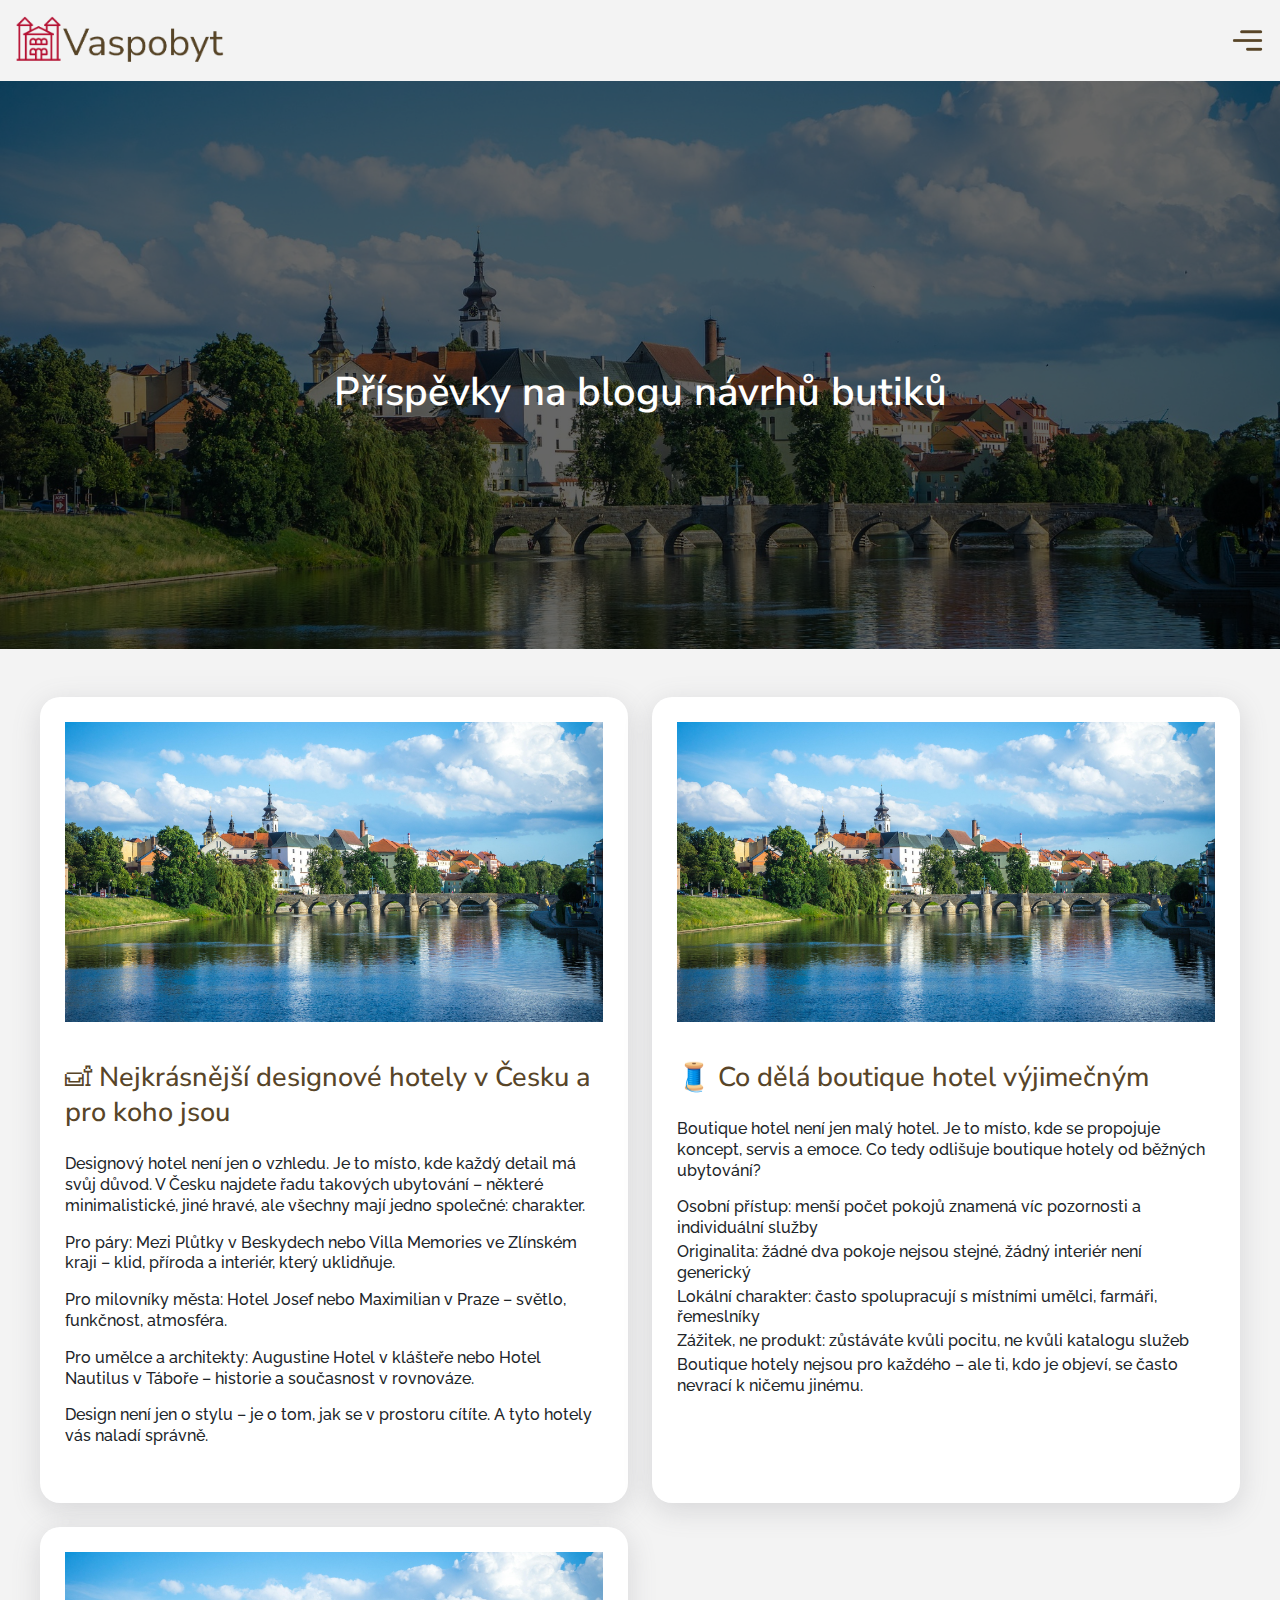
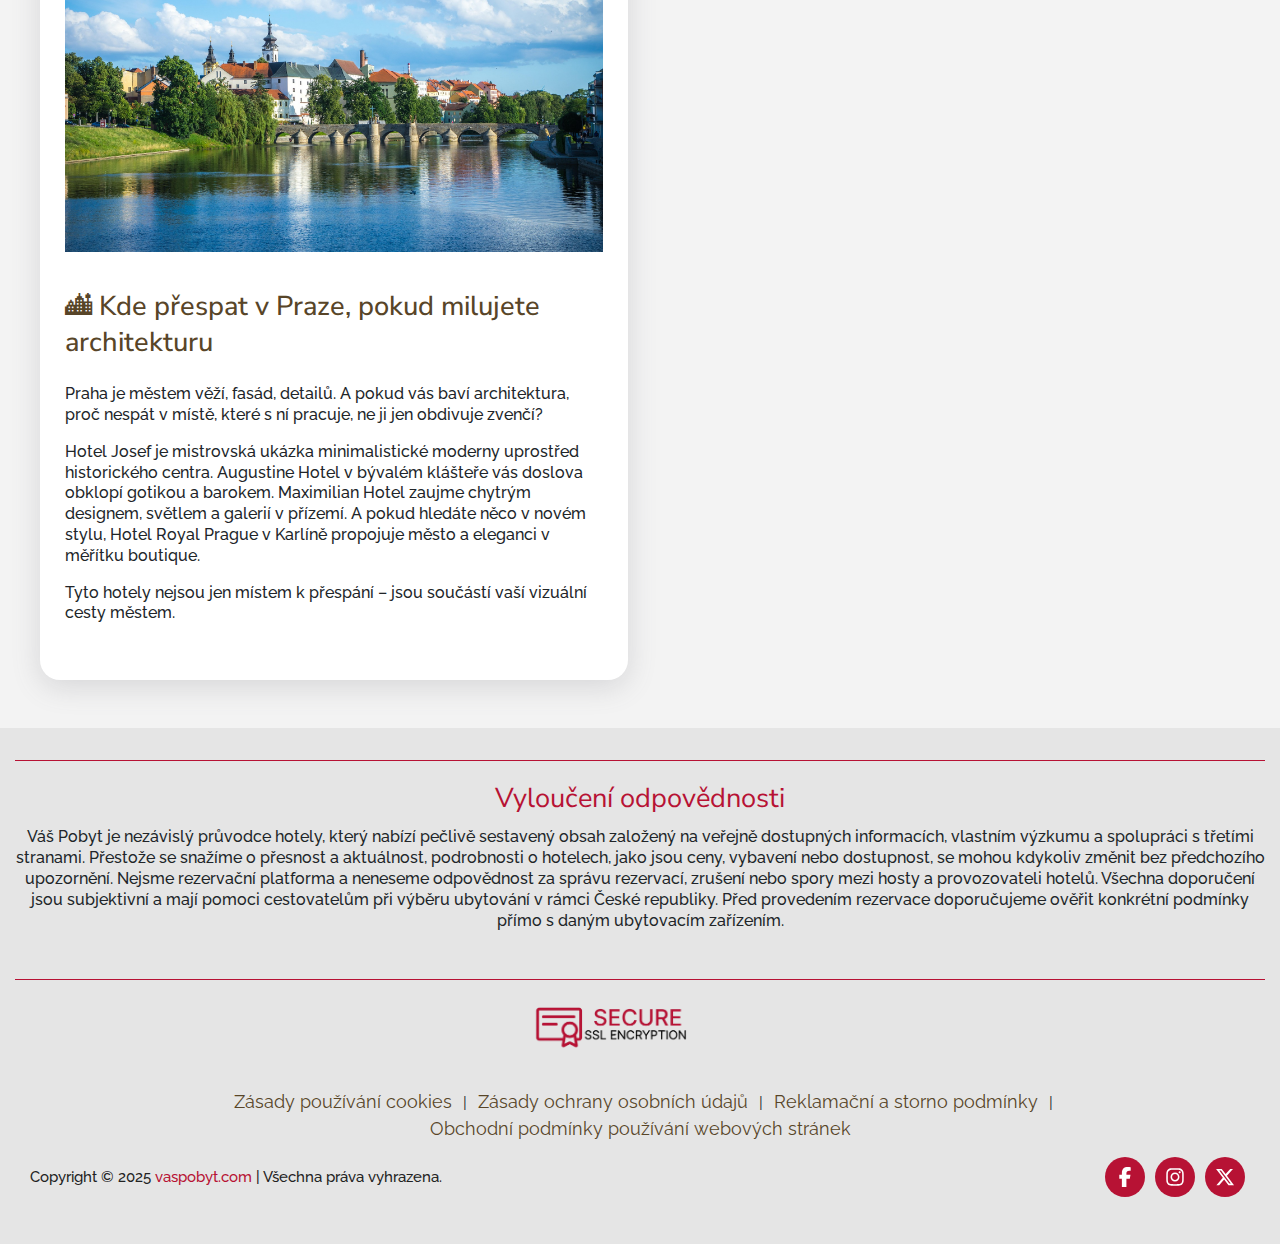
<file: boutique-designs-blogposts.html>
<html lang="cs">

<head>
    <meta charset="UTF-8">
    <meta name="viewport" content="width=device-width, initial-scale=1.0">
    <meta name="robots" content="index, follow">
    <link rel="stylesheet" href="assets/css/bootstrap.css">
    <link rel="stylesheet" href="assets/css/aos.css">
    <link rel="stylesheet" href="assets/css/style.css">
    <link rel="stylesheet" href="assets/css/responsive.css">
    <link rel="icon" type="image/x-icon" href="./assets/images/favicon.ico">
    <title>Příspěvky na blogu návrhů butiků</title>
</head>

<body>
    <!-- Header  Start -->
    <header class="main-header">
        <div class="container">
            <nav class="site-nav">
                <div class="logo-wrapper">
                    <a href="./" class="logo-link"></a>
                </div>
                <div class="toggle-button"></div>
                <div class="nav-drawer">
                    <ul>
                        <li><a href="./">Domov</a></li>
                        <li><a href="spa-wellness-hotels">Lázeňské a wellness hotely</a></li>
                        <li><a href="castle-historic-hotels">Zámecké a historické hotely</a></li>
                        <li><a href="nature-mountain-refuge">Přírodní a horská útočiště</a></li>
                        <li><a href="romatic-stays">Romantické pobyty</a></li>
                        <li><a href="boutique-design-hotels">Boutique & design hotely</a></li>
                        <li><a href="about-project">O projektu</a></li>
                        <li><a href="contact-us">Kontaktujte nás</a></li>
                    </ul>
                    <div class="close-btn"></div>
                </div>
            </nav>
        </div>
    </header>
    <!-- Header End -->

    <!-- Banner  Start -->
    <section class="common_banner hotels" style="background-image: url(./assets/images/home_after_banner.jpg);">
        <div class="container">
            <div class="common__title text-center">
                <h1>
                    Příspěvky na blogu návrhů butiků
                </h1>
            </div>
        </div>
    </section>
    <!-- Banner  End-->

    <!-- Blog Posts Section Start -->
    <section class="blog-cards-section py-5">
        <div class="container">
            <div class="blog-cards-wrapper">
                <div class="row">

                    <div class="col-md-6 mb-4">
                        <div class="blog_cards">
                            <div class="blog_cards-image_outer">
                                <div class="blog_cards_image"
                                    style="background-image: url(assets/images/home_after_banner.jpg);">
                                </div>
                            </div>
                            <div class="blog_cards_content">
                                <div class="blog_cards_group">
                                    <h2 class="mb-4">
                                        🛋 Nejkrásnější designové hotely v Česku a pro koho jsou
                                    </h2>
                                    <p class="mb-3">
                                        Designový hotel není jen o vzhledu. Je to místo, kde každý detail má svůj důvod.
                                        V Česku
                                        najdete řadu takových ubytování – některé minimalistické, jiné hravé, ale
                                        všechny mají jedno
                                        společné: charakter.
                                    </p>
                                    <p class="mb-3">
                                        Pro páry: Mezi Plůtky v Beskydech nebo Villa Memories ve Zlínském kraji – klid,
                                        příroda a
                                        interiér, který uklidňuje.
                                    </p>
                                    <p class="mb-3">
                                        Pro milovníky města: Hotel Josef nebo Maximilian v Praze – světlo, funkčnost,
                                        atmosféra.
                                    </p>
                                    <p class="mb-3">
                                        Pro umělce a architekty: Augustine Hotel v klášteře nebo Hotel Nautilus v Táboře
                                        – historie
                                        a současnost v rovnováze.
                                    </p>
                                    <p class="mb-3">
                                        Design není jen o stylu – je o tom, jak se v prostoru cítíte. A tyto hotely vás naladí správně.
                                    </p>
                                </div>
                            </div>
                        </div>
                    </div>

                    <div class="col-md-6 mb-4">
                        <div class="blog_cards">
                            <div class="blog_cards-image_outer">
                                <div class="blog_cards_image"
                                    style="background-image: url(assets/images/home_after_banner.jpg);">
                                </div>
                            </div>
                            <div class="blog_cards_content">
                                <div class="blog_cards_group">
                                    <h2 class="mb-4">
                                        🧵 Co dělá boutique hotel výjimečným
                                    </h2>
                                    <p class="mb-3">
                                        Boutique hotel není jen malý hotel. Je to místo, kde se propojuje koncept, servis a emoce.
                                        Co tedy odlišuje boutique hotely od běžných ubytování?                                      
                                    </p>
                                 <ul>
                                    <li>
                                        <p>
                                            Osobní přístup: menší počet pokojů znamená víc pozornosti a individuální služby
                                        </p>
                                    </li>
                                    <li>
                                        <p>
                                            Originalita: žádné dva pokoje nejsou stejné, žádný interiér není generický
                                        </p>
                                    </li>
                                    <li>
                                        <p>
                                            Lokální charakter: často spolupracují s místními umělci, farmáři, řemeslníky
                                        </p>
                                    </li>
                                    <li>
                                        <p>
                                            Zážitek, ne produkt: zůstáváte kvůli pocitu, ne kvůli katalogu služeb
                                        </p>
                                    </li>
                                 </ul>
                                    <p class="mb-3">
                                        Boutique hotely nejsou pro každého – ale ti, kdo je objeví, se často nevrací k ničemu jinému.
                                    </p>
                                </div>
                            </div>
                        </div>
                    </div>

                    <div class="col-md-6">
                        <div class="blog_cards">
                            <div class="blog_cards-image_outer">
                                <div class="blog_cards_image"
                                    style="background-image: url(assets/images/home_after_banner.jpg);">
                                </div>
                            </div>
                            <div class="blog_cards_content">
                                <div class="blog_cards_group">
                                    <h2 class="mb-4">
                                        🏙 Kde přespat v Praze, pokud milujete architekturu
                                    </h2>
                                    <p class="mb-3">
                                        Praha je městem věží, fasád, detailů. A pokud vás baví architektura, proč nespát v místě,
                                        které s ní pracuje, ne ji jen obdivuje zvenčí?
                                    </p>
                                    <p class="mb-3">
                                        Hotel Josef je mistrovská ukázka minimalistické moderny uprostřed historického centra.
                                        Augustine Hotel v bývalém klášteře vás doslova obklopí gotikou a barokem. Maximilian
                                        Hotel zaujme chytrým designem, světlem a galerií v přízemí. A pokud hledáte něco v novém
                                        stylu, Hotel Royal Prague v Karlíně propojuje město a eleganci v měřítku boutique.                                        
                                    </p>
                                    <p class="mb-3">
                                        Tyto hotely nejsou jen místem k přespání – jsou součástí vaší vizuální cesty městem.
                                    </p>                                  
                                </div>
                            </div>
                        </div>
                    </div>

                </div>
            </div>
        </div>
    </section>

    <!-- Blog Posts Section End -->

    <!-- Footer Start -->
    <footer class="footer bg_dark">
        <div class="container">
            <div class="row align-items-center">

                <div class="col-md-12">
                    <div class="disclaimer_txt text-center pt-4 pb-5">
                        <h3>
                            Vyloučení odpovědnosti
                        </h3>
                        <p>
                            Váš Pobyt je nezávislý průvodce hotely, který nabízí pečlivě sestavený obsah založený na
                            veřejně dostupných informacích,
                            vlastním výzkumu a spolupráci s třetími stranami. Přestože se snažíme o přesnost a
                            aktuálnost, podrobnosti o hotelech, jako
                            jsou ceny, vybavení nebo dostupnost, se mohou kdykoliv změnit bez předchozího upozornění.
                            Nejsme rezervační platforma a
                            neneseme odpovědnost za správu rezervací, zrušení nebo spory mezi hosty a provozovateli
                            hotelů. Všechna doporučení jsou
                            subjektivní a mají pomoci cestovatelům při výběru ubytování v rámci České republiky. Před
                            provedením rezervace
                            doporučujeme ověřit konkrétní podmínky přímo s daným ubytovacím zařízením.
                        </p>
                    </div>
                </div>


                <div class="col-md-12 ssl-certi py-3">
                    <div class="ssl-certi-inner" style="background-image: url(assets/images/ssl.png);"></div>
                </div>
                <div class="col-md-12">
                    <div class="footer-links">
                        <a href="cookies-policy">Zásady používání cookies</a> |
                        <a href="privacy-policy">Zásady ochrany osobních údajů</a> |
                        <a href="complaints-cancelation">Reklamační a storno podmínky</a> |
                        <a href="terms-conditions">Obchodní podmínky používání webových stránek</a>
                    </div>
                </div>
                <div class="col-12">
                    <div class="after-footer text-center bg_dark">
                        <div class="container">
                            <div class="row">
                                <div class="col-12">
                                    <div class="text-center copyright-text">
                                        <p>
                                            Copyright © 2025 <span class="theme">vaspobyt.com</span> | Všechna práva
                                            vyhrazena.
                                        </p>
                                    </div>
                                    <div class="social-links">
                                        <a href="https://www.facebook.com/" target="_blank"><svg
                                                xmlns="http://www.w3.org/2000/svg" viewBox="0 0 320 512">
                                                <path
                                                    d="M80 299.3V512H196V299.3h86.5l18-97.8H196V166.9c0-51.7 20.3-71.5 72.7-71.5c16.3 0 29.4 .4 37 1.2V7.9C291.4 4 256.4 0 236.2 0C129.3 0 80 50.5 80 159.4v42.1H14v97.8H80z">
                                                </path>
                                            </svg></a>
                                        <a href="https://www.instagram.com/?hl=en" target="_blank"><svg
                                                xmlns="http://www.w3.org/2000/svg" viewBox="0 0 448 512">
                                                <path
                                                    d="M224.1 141c-63.6 0-114.9 51.3-114.9 114.9s51.3 114.9 114.9 114.9S339 319.5 339 255.9 287.7 141 224.1 141zm0 189.6c-41.1 0-74.7-33.5-74.7-74.7s33.5-74.7 74.7-74.7 74.7 33.5 74.7 74.7-33.6 74.7-74.7 74.7zm146.4-194.3c0 14.9-12 26.8-26.8 26.8-14.9 0-26.8-12-26.8-26.8s12-26.8 26.8-26.8 26.8 12 26.8 26.8zm76.1 27.2c-1.7-35.9-9.9-67.7-36.2-93.9-26.2-26.2-58-34.4-93.9-36.2-37-2.1-147.9-2.1-184.9 0-35.8 1.7-67.6 9.9-93.9 36.1s-34.4 58-36.2 93.9c-2.1 37-2.1 147.9 0 184.9 1.7 35.9 9.9 67.7 36.2 93.9s58 34.4 93.9 36.2c37 2.1 147.9 2.1 184.9 0 35.9-1.7 67.7-9.9 93.9-36.2 26.2-26.2 34.4-58 36.2-93.9 2.1-37 2.1-147.8 0-184.8zM398.8 388c-7.8 19.6-22.9 34.7-42.6 42.6-29.5 11.7-99.5 9-132.1 9s-102.7 2.6-132.1-9c-19.6-7.8-34.7-22.9-42.6-42.6-11.7-29.5-9-99.5-9-132.1s-2.6-102.7 9-132.1c7.8-19.6 22.9-34.7 42.6-42.6 29.5-11.7 99.5-9 132.1-9s102.7-2.6 132.1 9c19.6 7.8 34.7 22.9 42.6 42.6 11.7 29.5 9 99.5 9 132.1s2.7 102.7-9 132.1z">
                                                </path>
                                            </svg></a>
                                        <a href="https://x.com/?lang=en" target="_blank"><svg
                                                xmlns="http://www.w3.org/2000/svg" viewBox="0 0 512 512">
                                                <path
                                                    d="M389.2 48h70.6L305.6 224.2 487 464H345L233.7 318.6 106.5 464H35.8L200.7 275.5 26.8 48H172.4L272.9 180.9 389.2 48zM364.4 421.8h39.1L151.1 88h-42L364.4 421.8z">
                                                </path>
                                            </svg></a>
                                    </div>
                                </div>
                            </div>
                        </div>
                    </div>
                </div>
            </div>
        </div>
    </footer>
    <!-- Footer End -->


    <script src="assets/js/jquery.js"></script>
    <script src="assets/js/aos.js"></script>
    <script src="assets/js/bootstrap.js"></script>
    <script src="assets/js/index.js"></script>
</body>

</html>
</file>
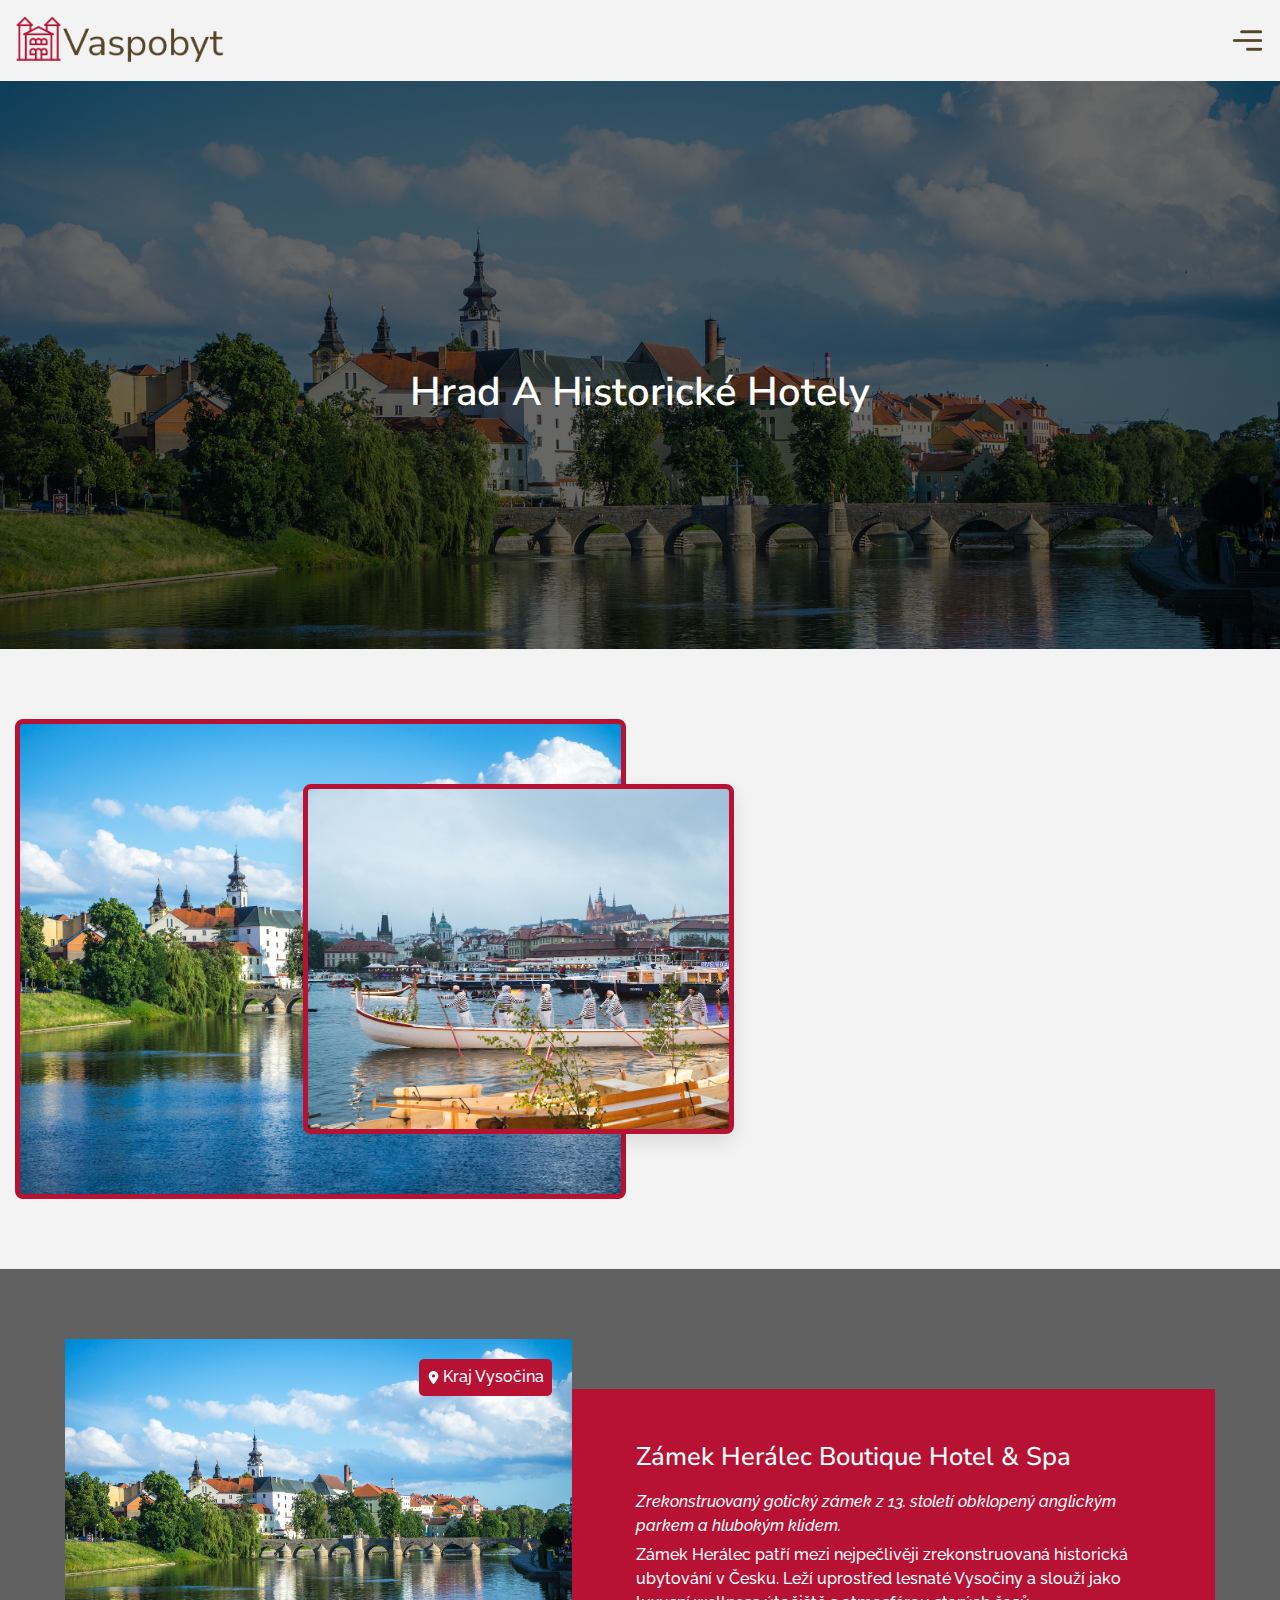
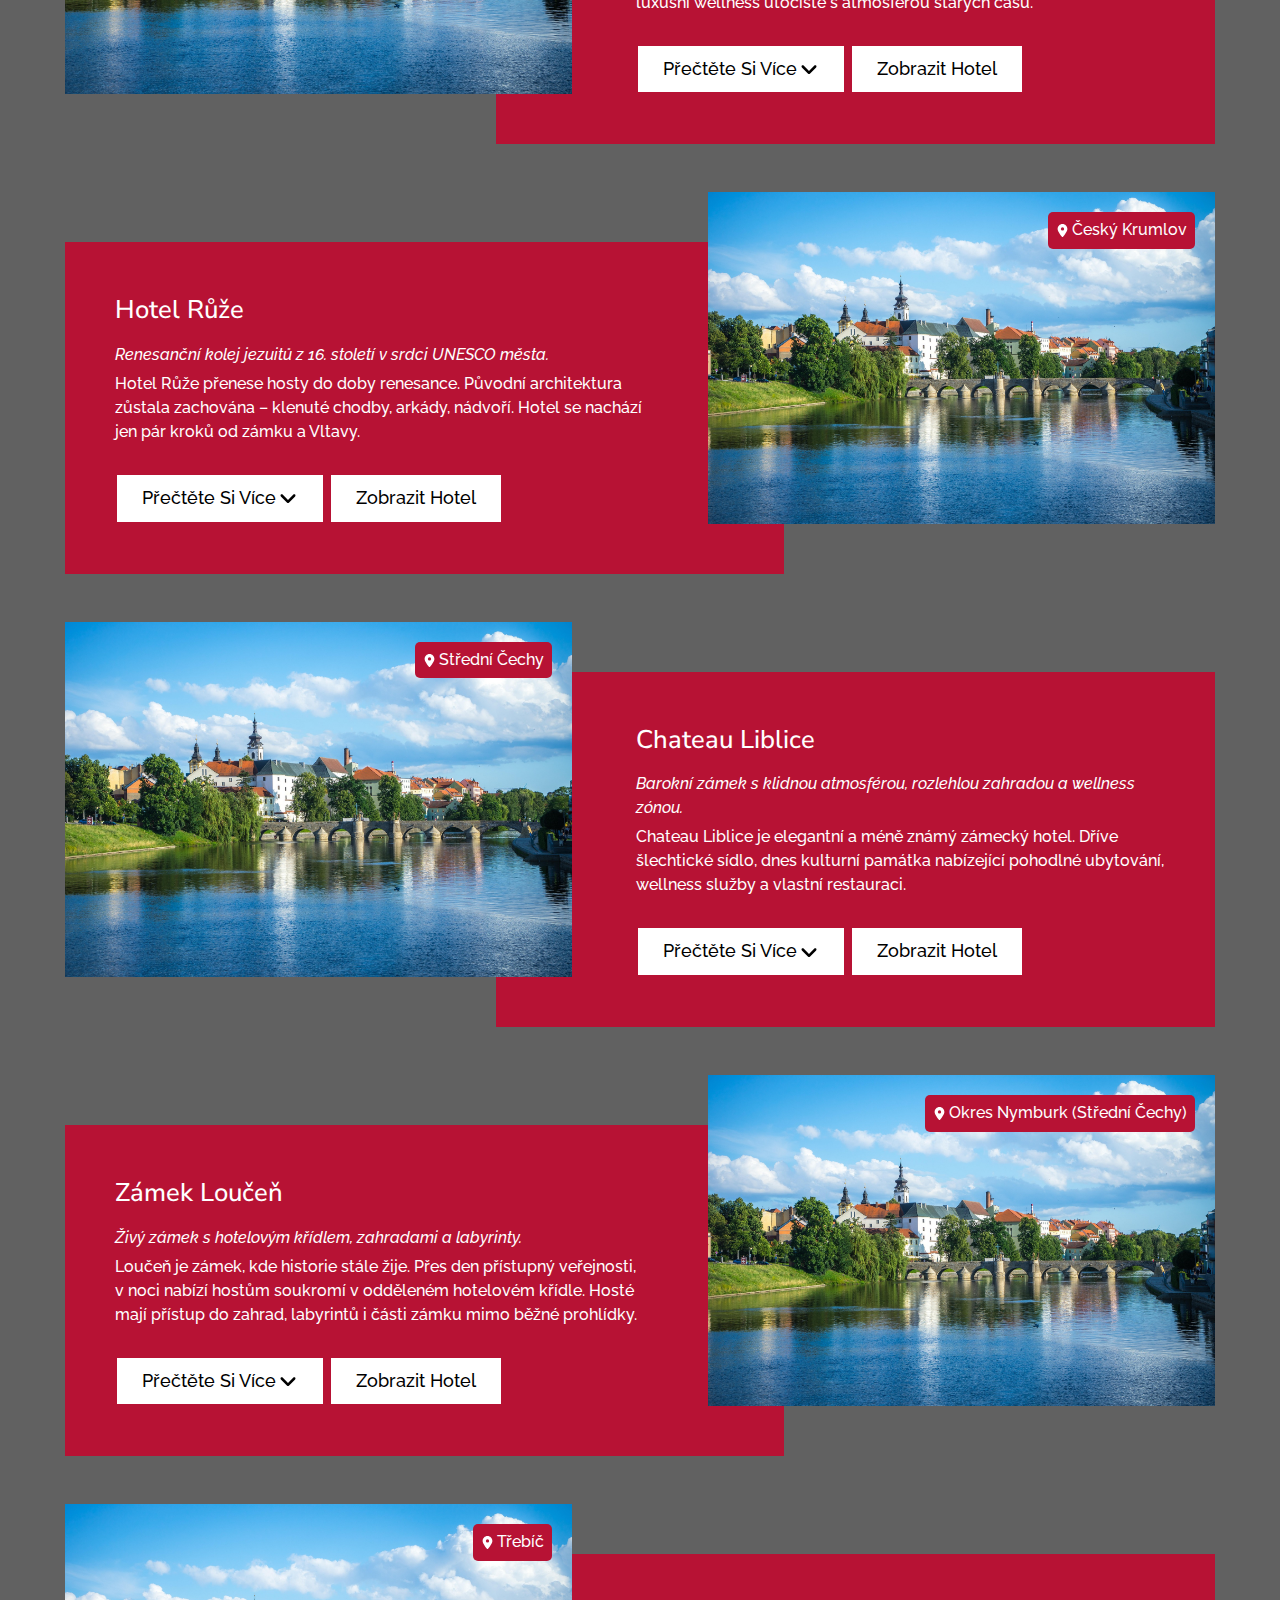
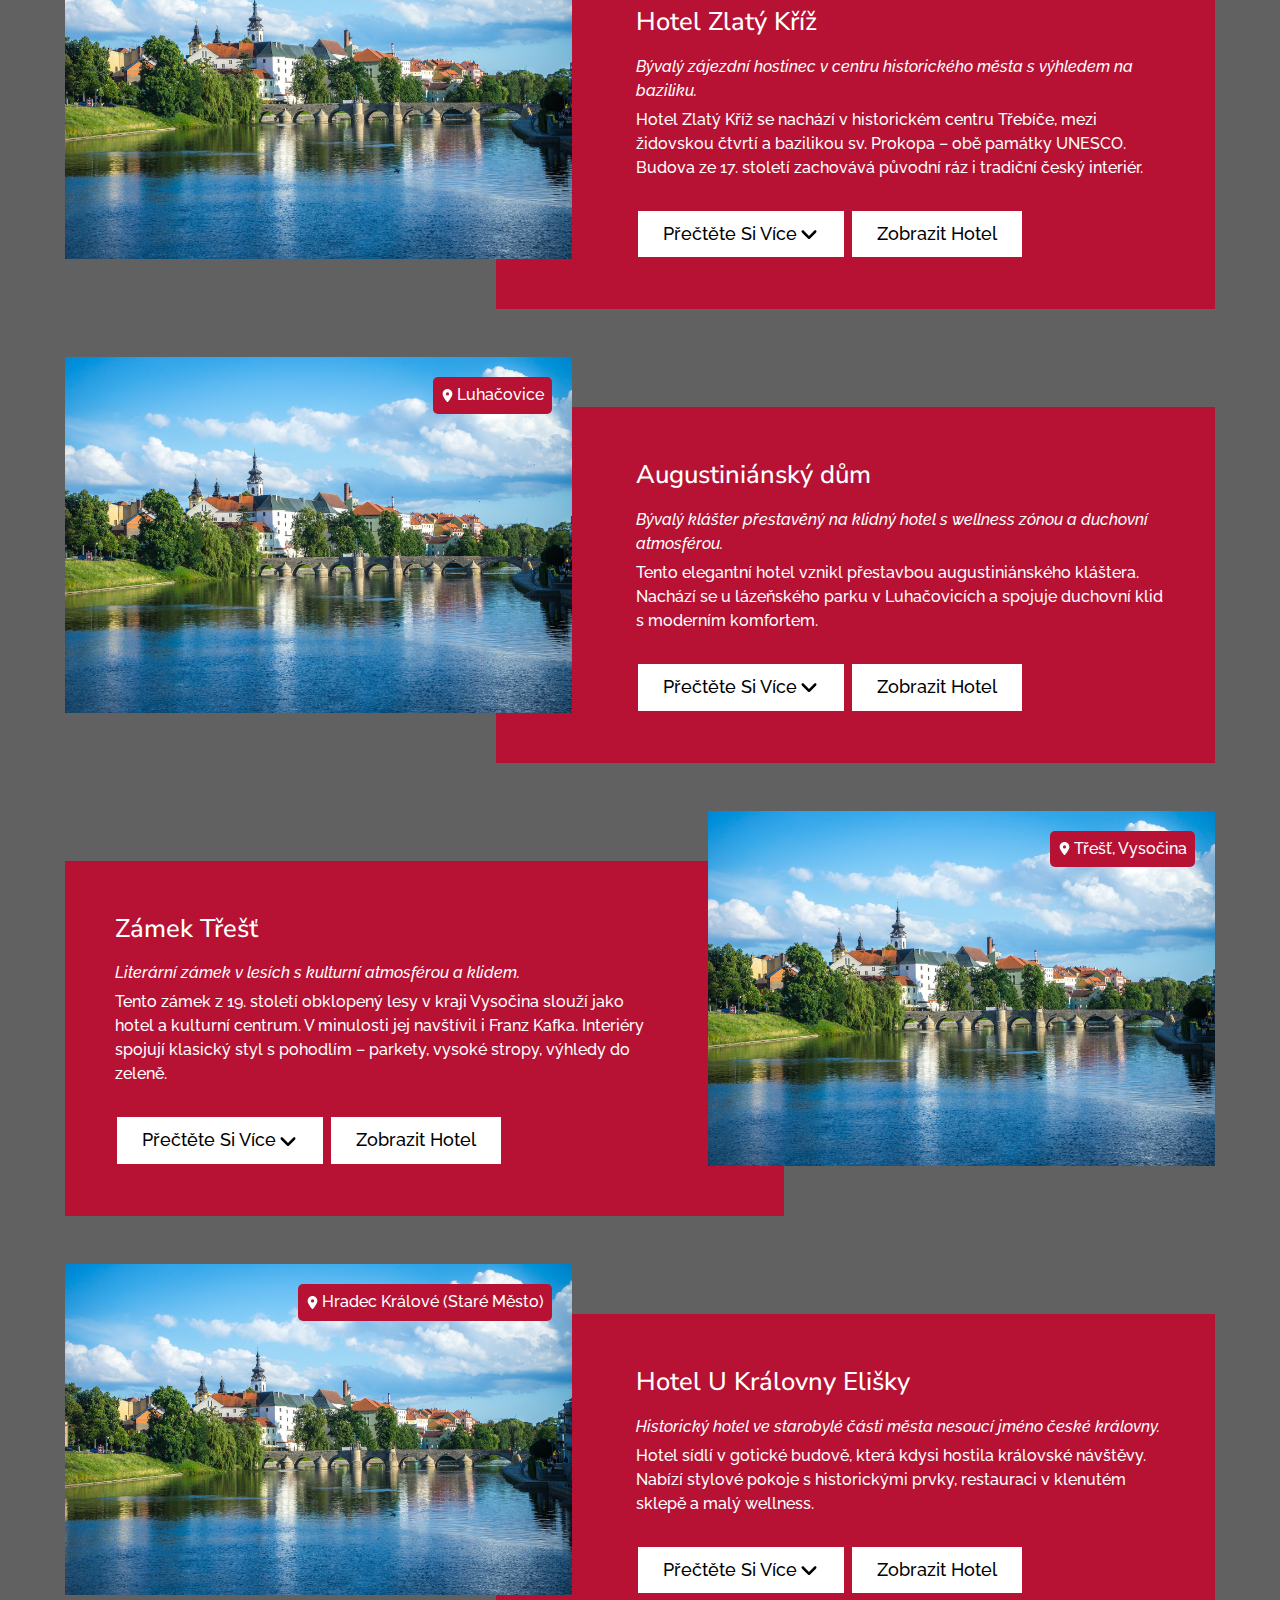
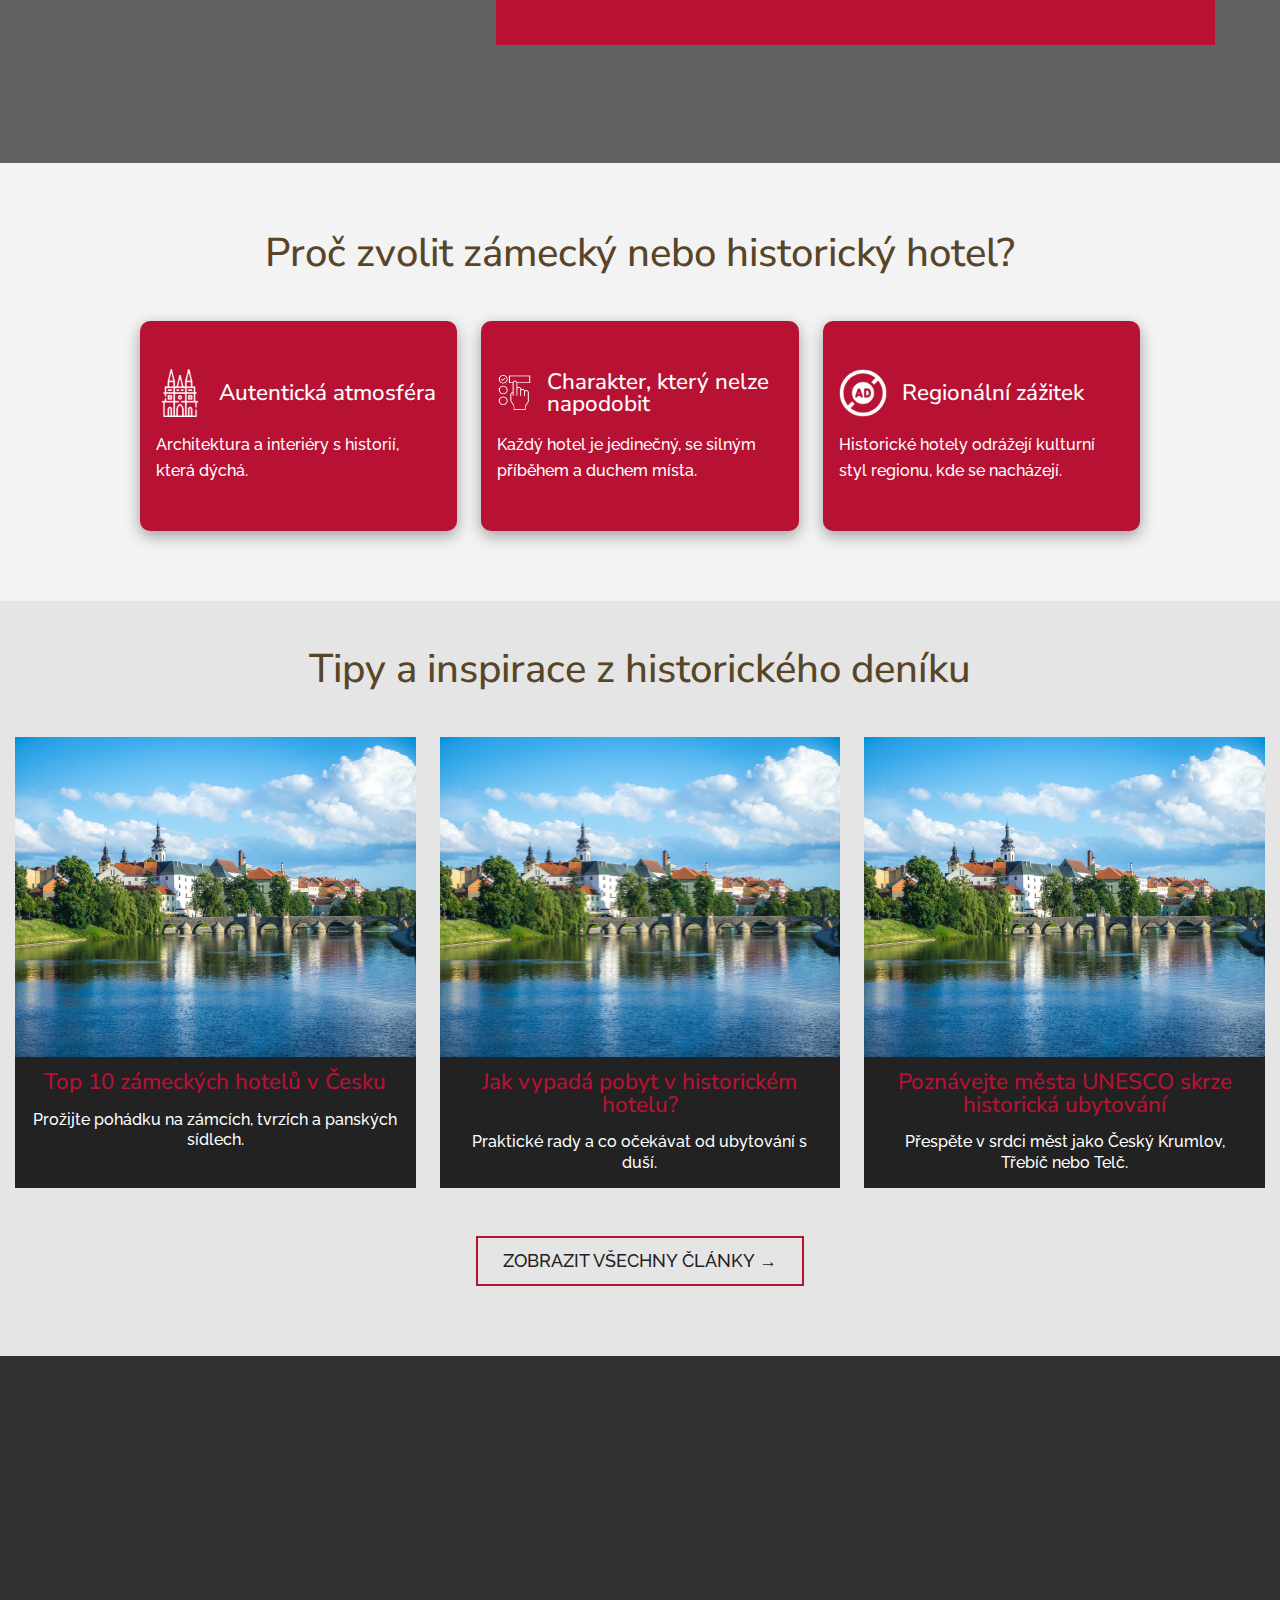
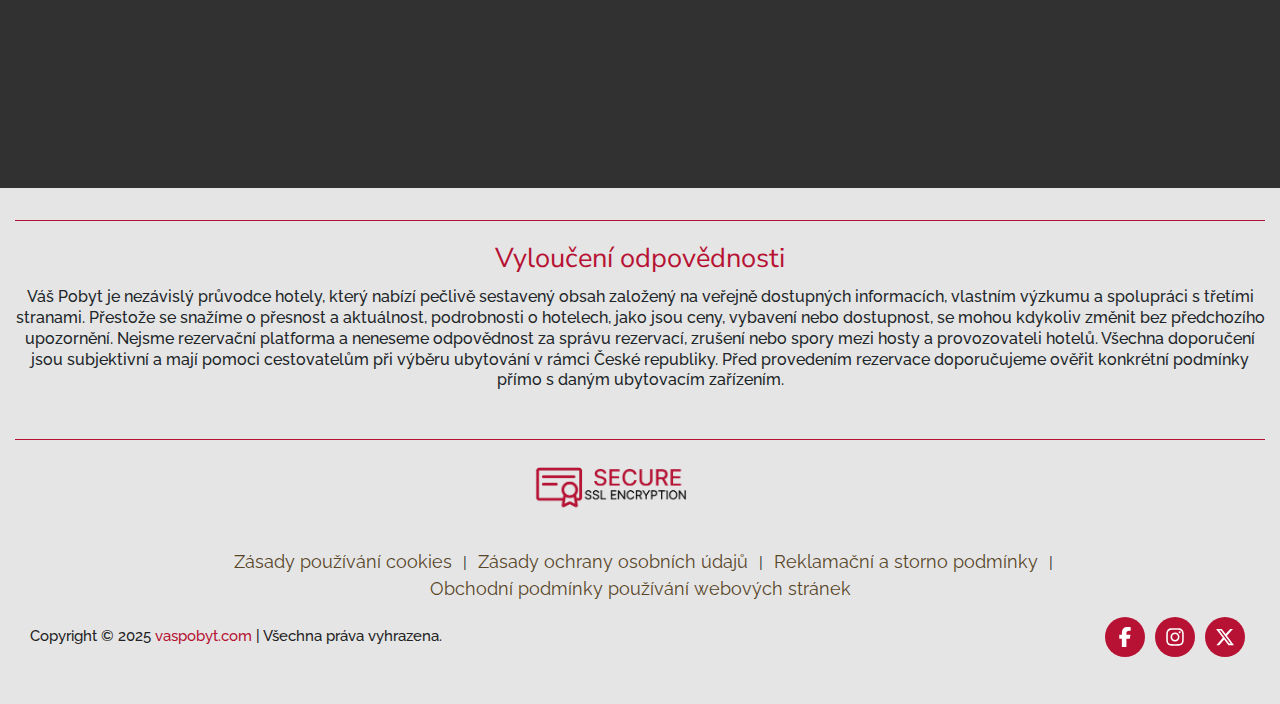
<file: castle-historic-hotels.html>
<html lang="cs">

<head>
    <meta charset="UTF-8">
    <meta name="viewport" content="width=device-width, initial-scale=1.0">
    <meta name="robots" content="index, follow">
    <link rel="stylesheet" href="assets/css/bootstrap.css">
    <link rel="stylesheet" href="assets/css/aos.css">
    <link rel="stylesheet" href="assets/css/style.css">
    <link rel="stylesheet" href="assets/css/responsive.css">
    <link rel="icon" type="image/x-icon" href="./assets/images/favicon.ico">
    <title>Hrad A Historické Hotely</title>
</head>

<body>
    <!-- Header  Start -->
    <header class="main-header">
        <div class="container">
            <nav class="site-nav">
                <div class="logo-wrapper">
                    <a href="./" class="logo-link"></a>
                </div>
                <div class="toggle-button"></div>
                <div class="nav-drawer">
                    <ul>
                        <li><a href="./">Domov</a></li>
                        <li><a href="spa-wellness-hotels">Lázeňské a wellness hotely</a></li>
                        <li class="nav-active"><a href="castle-historic-hotels">Zámecké a historické hotely</a></li>
                        <li><a href="nature-mountain-refuge">Přírodní a horská útočiště</a></li>
                        <li><a href="romatic-stays">Romantické pobyty</a></li>
                        <li><a href="boutique-design-hotels">Boutique & design hotely</a></li>
                        <li><a href="blogposts">Blogové Příspěvky</a></li>
                        <li><a href="about-project">O projektu</a></li>
                        <li><a href="contact-us">Kontaktujte nás</a></li>
                    </ul>
                    <div class="close-btn"></div>
                </div>
            </nav>
        </div>
    </header>
    <!-- Header End -->

    <!-- Banner  Start -->
    <section class="common_banner hotels" style="background-image: url(./assets/images/home_after_banner.jpg);">
        <div class="container">
            <div class="common__title text-center">
                <h1>
                    Hrad A Historické Hotely
                </h1>
            </div>
        </div>
    </section>
    <!-- Banner  End-->

    <!-- After Banner Section Start -->
    <section class="img_text-section py-7 aoshide">
        <div class="container">
            <div class="row align-center">
                <div class="col-lg-7">
                    <div class="img_text-images">
                        <div class="img_text-main aos-init aos-animate" data-aos="fade-right" data-aos-duration="1500"
                            style="background-image: url(assets/images/home_after_banner.jpg);"></div>
                        <div class="img_text-overlay"
                            style="background-image: url(assets/images/home_after_banner2.jpg);"></div>
                    </div>
                </div>

                <div class="col-lg-5">
                    <div class="img_text-content aos-init aos-animate" data-aos="fade-left" data-aos-duration="1500">
                        <h3 class="mb-4">
                            Zámecké a historické hotely v České republice
                        </h3>
                        <p class="img_text">
                            Po celé české krajině se historie odráží v kameni, dřevě i štuku. Od zrekonstruovaných
                            barokních sídel přes středověké hrady až po bývalé kláštery – tato historická ubytování
                            nabízejí víc než jen přespání. Nabízejí prožitek dějin na vlastní kůži.
                        </p>
                    </div>
                </div>
            </div>
        </div>
    </section>
    <!-- After Banner Section Start -->

    <!-- Hotels Cards Section Start -->
    <section class="hotel_cards_sec aoshide bg_dark py-7"
        style="background-image: url(assets/images/hotels_sec_bg.jpg);">
        <div class="container">
            <div class="hotel_cards_wrap">

                <div class="hotel_cards mb-5">
                    <div class="row">
                        <div class="col-lg-5 img_prt">
                            <div class="hotels_card_img_outer">
                                <div class="hotels_card_img"
                                    style="background-image: url(assets/images/home_after_banner.jpg);">
                                </div>
                                <div class="hotels_loc_tag">
                                    <p>
                                        <svg xmlns="http://www.w3.org/2000/svg" viewBox="0 0 384 512" fill="#fff">
                                            <path
                                                d="M215.7 499.2C267 435 384 279.4 384 192C384 86 298 0 192 0S0 86 0 192c0 87.4 117 243 168.3 307.2c12.3 15.3 35.1 15.3 47.4 0zM192 128a64 64 0 1 1 0 128 64 64 0 1 1 0-128z" />
                                        </svg> Kraj Vysočina
                                    </p>
                                </div>
                            </div>
                        </div>
                        <div class="col-lg-7">
                            <div class="hotels_card_content">
                                <h2>
                                    Zámek Herálec Boutique Hotel & Spa
                                </h2>
                                <p class="italic_text">
                                    Zrekonstruovaný gotický zámek z 13. století obklopený anglickým parkem a hlubokým
                                    klidem.
                                </p>
                                <p>
                                    Zámek Herálec patří mezi nejpečlivěji zrekonstruovaná historická ubytování v Česku.
                                    Leží
                                    uprostřed lesnaté Vysočiny a slouží jako luxusní wellness útočiště s atmosférou
                                    starých
                                    časů.
                                </p>
                                <div class="hidden_content">
                                    <p>
                                        Pokoje kombinují historické klenby, fresky a ručně vyráběný nábytek s moderním
                                        komfortem.
                                        Spa centrum najdete v původním sklepení – s bazénem pod kamennými oblouky,
                                        bylinnými
                                        saunami a masážemi. V zámecké restauraci se podávají sezónní pokrmy a k
                                        procházkám
                                        láká rozlehlý park.
                                    </p>
                                    <ul>
                                        <li>
                                            <p>
                                                <svg xmlns="http://www.w3.org/2000/svg" viewBox="0 0 448 512"
                                                    fill="#fff">
                                                    <path
                                                        d="M438.6 278.6c12.5-12.5 12.5-32.8 0-45.3l-160-160c-12.5-12.5-32.8-12.5-45.3 0s-12.5 32.8 0 45.3L338.8 224 32 224c-17.7 0-32 14.3-32 32s14.3 32 32 32l306.7 0L233.4 393.4c-12.5 12.5-12.5 32.8 0 45.3s32.8 12.5 45.3 0l160-160z" />
                                                </svg> Historické wellness ve sklepních prostorách
                                            </p>
                                        </li>
                                        <li>
                                            <p>
                                                <svg xmlns="http://www.w3.org/2000/svg" viewBox="0 0 448 512"
                                                    fill="#fff">
                                                    <path
                                                        d="M438.6 278.6c12.5-12.5 12.5-32.8 0-45.3l-160-160c-12.5-12.5-32.8-12.5-45.3 0s-12.5 32.8 0 45.3L338.8 224 32 224c-17.7 0-32 14.3-32 32s14.3 32 32 32l306.7 0L233.4 393.4c-12.5 12.5-12.5 32.8 0 45.3s32.8 12.5 45.3 0l160-160z" />
                                                </svg> Individuálně navržené pokoje s dobovým nábytkem
                                            </p>
                                        </li>
                                        <li>
                                            <p>
                                                <svg xmlns="http://www.w3.org/2000/svg" viewBox="0 0 448 512"
                                                    fill="#fff">
                                                    <path
                                                        d="M438.6 278.6c12.5-12.5 12.5-32.8 0-45.3l-160-160c-12.5-12.5-32.8-12.5-45.3 0s-12.5 32.8 0 45.3L338.8 224 32 224c-17.7 0-32 14.3-32 32s14.3 32 32 32l306.7 0L233.4 393.4c-12.5 12.5-12.5 32.8 0 45.3s32.8 12.5 45.3 0l160-160z" />
                                                </svg> Restaurace doporučená Michelin průvodcem
                                            </p>
                                        </li>
                                        <li>
                                            <p>
                                                <svg xmlns="http://www.w3.org/2000/svg" viewBox="0 0 448 512"
                                                    fill="#fff">
                                                    <path
                                                        d="M438.6 278.6c12.5-12.5 12.5-32.8 0-45.3l-160-160c-12.5-12.5-32.8-12.5-45.3 0s-12.5 32.8 0 45.3L338.8 224 32 224c-17.7 0-32 14.3-32 32s14.3 32 32 32l306.7 0L233.4 393.4c-12.5 12.5-12.5 32.8 0 45.3s32.8 12.5 45.3 0l160-160z" />
                                                </svg> Anglický park a kaple v areálu
                                            </p>
                                        </li>
                                        <li>
                                            <p>
                                                <svg xmlns="http://www.w3.org/2000/svg" viewBox="0 0 448 512"
                                                    fill="#fff">
                                                    <path
                                                        d="M438.6 278.6c12.5-12.5 12.5-32.8 0-45.3l-160-160c-12.5-12.5-32.8-12.5-45.3 0s-12.5 32.8 0 45.3L338.8 224 32 224c-17.7 0-32 14.3-32 32s14.3 32 32 32l306.7 0L233.4 393.4c-12.5 12.5-12.5 32.8 0 45.3s32.8 12.5 45.3 0l160-160z" />
                                                </svg> Klidné prostředí blízko Telče a Jihlavy
                                            </p>
                                        </li>
                                    </ul>
                                </div>
                                <div class="hotel_btns_grp">
                                    <button class="butn read_more_butn hotel_cards_btn subpage-readmore-btn">Přečtěte si
                                        více
                                        <svg xmlns="http://www.w3.org/2000/svg" viewBox="0 0 448 512">
                                            <path
                                                d="M201.4 374.6c12.5 12.5 32.8 12.5 45.3 0l160-160c12.5-12.5 12.5-32.8 0-45.3s-32.8-12.5-45.3 0L224 306.7 86.6 169.4c-12.5-12.5-32.8-12.5-45.3 0s-12.5 32.8 0 45.3l160 160z">
                                            </path>
                                        </svg>
                                    </button>
                                    <a href="https://www.agoda.com/search?pcs=1&cid=-1&hl=cs-cz&city=15977&checkIn=2025-04-25&checkOut=2025-04-26&adults=1&rooms=1&pslc=1&ds=Td%2BtwaA0h%2FxXFrno" target="_blank" class="butn hotel_cards_btn mt-4"><span>Zobrazit
                                            hotel</a>
                                </div>
                            </div>
                        </div>
                    </div>
                </div>


                <div class="hotel_cards reverse mb-5">
                    <div class="row flex-row-reverse">
                        <div class="col-lg-5 img_prt">
                            <div class="hotels_card_img_outer">
                                <div class="hotels_card_img"
                                    style="background-image: url(assets/images/home_after_banner.jpg);">
                                </div>
                                <div class="hotels_loc_tag">
                                    <p>
                                        <svg xmlns="http://www.w3.org/2000/svg" viewBox="0 0 384 512" fill="#fff">
                                            <path
                                                d="M215.7 499.2C267 435 384 279.4 384 192C384 86 298 0 192 0S0 86 0 192c0 87.4 117 243 168.3 307.2c12.3 15.3 35.1 15.3 47.4 0zM192 128a64 64 0 1 1 0 128 64 64 0 1 1 0-128z" />
                                        </svg> Český Krumlov
                                    </p>
                                </div>
                            </div>
                        </div>
                        <div class="col-lg-7">
                            <div class="hotels_card_content">
                                <h2>
                                    Hotel Růže
                                </h2>
                                <p class="italic_text">
                                    Renesanční kolej jezuitů z 16. století v srdci UNESCO města.
                                </p>
                                <p>
                                    Hotel Růže přenese hosty do doby renesance. Původní architektura zůstala zachována –
                                    klenuté chodby, arkády, nádvoří. Hotel se nachází jen pár kroků od zámku a Vltavy.
                                </p>
                                <div class="hidden_content">
                                    <p>
                                        Pokoje nabízejí výhled na řeku nebo staré město. Jsou zařízené ve stylu doby a
                                        doplněné
                                        replikami historického nábytku. Malé wellness a stylová restaurace podtrhují
                                        zážitek. Ideální
                                        volba pro ty, kteří chtějí zažít Krumlov opravdu naplno.
                                    </p>
                                    <ul>
                                        <li>
                                            <p>
                                                <svg xmlns="http://www.w3.org/2000/svg" viewBox="0 0 448 512"
                                                    fill="#fff">
                                                    <path
                                                        d="M438.6 278.6c12.5-12.5 12.5-32.8 0-45.3l-160-160c-12.5-12.5-32.8-12.5-45.3 0s-12.5 32.8 0 45.3L338.8 224 32 224c-17.7 0-32 14.3-32 32s14.3 32 32 32l306.7 0L233.4 393.4c-12.5 12.5-12.5 32.8 0 45.3s32.8 12.5 45.3 0l160-160z" />
                                                </svg> Renesanční architektura a atmosféra
                                            </p>
                                        </li>
                                        <li>
                                            <p>
                                                <svg xmlns="http://www.w3.org/2000/svg" viewBox="0 0 448 512"
                                                    fill="#fff">
                                                    <path
                                                        d="M438.6 278.6c12.5-12.5 12.5-32.8 0-45.3l-160-160c-12.5-12.5-32.8-12.5-45.3 0s-12.5 32.8 0 45.3L338.8 224 32 224c-17.7 0-32 14.3-32 32s14.3 32 32 32l306.7 0L233.4 393.4c-12.5 12.5-12.5 32.8 0 45.3s32.8 12.5 45.3 0l160-160z" />
                                                </svg> Vedle zámku a řeky
                                            </p>
                                        </li>
                                        <li>
                                            <p>
                                                <svg xmlns="http://www.w3.org/2000/svg" viewBox="0 0 448 512"
                                                    fill="#fff">
                                                    <path
                                                        d="M438.6 278.6c12.5-12.5 12.5-32.8 0-45.3l-160-160c-12.5-12.5-32.8-12.5-45.3 0s-12.5 32.8 0 45.3L338.8 224 32 224c-17.7 0-32 14.3-32 32s14.3 32 32 32l306.7 0L233.4 393.4c-12.5 12.5-12.5 32.8 0 45.3s32.8 12.5 45.3 0l160-160z" />
                                                </svg> Výhledy na centrum nebo řeku
                                            </p>
                                        </li>
                                        <li>
                                            <p>
                                                <svg xmlns="http://www.w3.org/2000/svg" viewBox="0 0 448 512"
                                                    fill="#fff">
                                                    <path
                                                        d="M438.6 278.6c12.5-12.5 12.5-32.8 0-45.3l-160-160c-12.5-12.5-32.8-12.5-45.3 0s-12.5 32.8 0 45.3L338.8 224 32 224c-17.7 0-32 14.3-32 32s14.3 32 32 32l306.7 0L233.4 393.4c-12.5 12.5-12.5 32.8 0 45.3s32.8 12.5 45.3 0l160-160z" />
                                                </svg> Historický interiér s půvabem
                                            </p>
                                        </li>
                                        <li>
                                            <p>
                                                <svg xmlns="http://www.w3.org/2000/svg" viewBox="0 0 448 512"
                                                    fill="#fff">
                                                    <path
                                                        d="M438.6 278.6c12.5-12.5 12.5-32.8 0-45.3l-160-160c-12.5-12.5-32.8-12.5-45.3 0s-12.5 32.8 0 45.3L338.8 224 32 224c-17.7 0-32 14.3-32 32s14.3 32 32 32l306.7 0L233.4 393.4c-12.5 12.5-12.5 32.8 0 45.3s32.8 12.5 45.3 0l160-160z" />
                                                </svg> Wellness centrum pro hotelové hosty
                                            </p>
                                        </li>
                                    </ul>
                                </div>
                                <div class="hotel_btns_grp">
                                    <button class="butn read_more_butn hotel_cards_btn subpage-readmore-btn">Přečtěte si
                                        více
                                        <svg xmlns="http://www.w3.org/2000/svg" viewBox="0 0 448 512">
                                            <path
                                                d="M201.4 374.6c12.5 12.5 32.8 12.5 45.3 0l160-160c12.5-12.5 12.5-32.8 0-45.3s-32.8-12.5-45.3 0L224 306.7 86.6 169.4c-12.5-12.5-32.8-12.5-45.3 0s-12.5 32.8 0 45.3l160 160z">
                                            </path>
                                        </svg>
                                    </button>
                                    <a href="https://www.agoda.com/search?pcs=1&cid=-1&hl=cs-cz&checkIn=2025-04-25&checkOut=2025-04-26&adults=1&rooms=1&selectedproperty=8624&city=8927&pslc=1&ds=QLDDLmZxlBxWPhwb" target="_blank" class="butn hotel_cards_btn mt-4"><span>Zobrazit
                                            hotel</a>
                                </div>
                            </div>
                        </div>
                    </div>
                </div>


                <div class="hotel_cards mb-5">
                    <div class="row">
                        <div class="col-lg-5 img_prt">
                            <div class="hotels_card_img_outer">
                                <div class="hotels_card_img"
                                    style="background-image: url(assets/images/home_after_banner.jpg);">
                                </div>
                                <div class="hotels_loc_tag">
                                    <p>
                                        <svg xmlns="http://www.w3.org/2000/svg" viewBox="0 0 384 512" fill="#fff">
                                            <path
                                                d="M215.7 499.2C267 435 384 279.4 384 192C384 86 298 0 192 0S0 86 0 192c0 87.4 117 243 168.3 307.2c12.3 15.3 35.1 15.3 47.4 0zM192 128a64 64 0 1 1 0 128 64 64 0 1 1 0-128z" />
                                        </svg> Střední Čechy
                                    </p>
                                </div>
                            </div>
                        </div>
                        <div class="col-lg-7">
                            <div class="hotels_card_content">
                                <h2>
                                    Chateau Liblice
                                </h2>
                                <p class="italic_text">
                                    Barokní zámek s klidnou atmosférou, rozlehlou zahradou a wellness zónou.
                                </p>
                                <p>
                                    Chateau Liblice je elegantní a méně známý zámecký hotel. Dříve šlechtické sídlo,
                                    dnes
                                    kulturní památka nabízející pohodlné ubytování, wellness služby a vlastní
                                    restauraci.
                                </p>
                                <div class="hidden_content">
                                    <p>
                                        Pokoje se nacházejí v hlavní zámecké budově i přilehlých objektech. Wellness
                                        zahrnuje
                                        vířivku, sauny a masáže. Ideální místo pro tichý víkend, menší svatbu nebo
                                        osobní retreat.
                                    </p>
                                    <ul>
                                        <li>
                                            <p>
                                                <svg xmlns="http://www.w3.org/2000/svg" viewBox="0 0 448 512"
                                                    fill="#fff">
                                                    <path
                                                        d="M438.6 278.6c12.5-12.5 12.5-32.8 0-45.3l-160-160c-12.5-12.5-32.8-12.5-45.3 0s-12.5 32.8 0 45.3L338.8 224 32 224c-17.7 0-32 14.3-32 32s14.3 32 32 32l306.7 0L233.4 393.4c-12.5 12.5-12.5 32.8 0 45.3s32.8 12.5 45.3 0l160-160z" />
                                                </svg> Barokní architektura a historický šarm
                                            </p>
                                        </li>
                                        <li>
                                            <p>
                                                <svg xmlns="http://www.w3.org/2000/svg" viewBox="0 0 448 512"
                                                    fill="#fff">
                                                    <path
                                                        d="M438.6 278.6c12.5-12.5 12.5-32.8 0-45.3l-160-160c-12.5-12.5-32.8-12.5-45.3 0s-12.5 32.8 0 45.3L338.8 224 32 224c-17.7 0-32 14.3-32 32s14.3 32 32 32l306.7 0L233.4 393.4c-12.5 12.5-12.5 32.8 0 45.3s32.8 12.5 45.3 0l160-160z" />
                                                </svg> Wellness se saunou a vířivkou
                                            </p>
                                        </li>
                                        <li>
                                            <p>
                                                <svg xmlns="http://www.w3.org/2000/svg" viewBox="0 0 448 512"
                                                    fill="#fff">
                                                    <path
                                                        d="M438.6 278.6c12.5-12.5 12.5-32.8 0-45.3l-160-160c-12.5-12.5-32.8-12.5-45.3 0s-12.5 32.8 0 45.3L338.8 224 32 224c-17.7 0-32 14.3-32 32s14.3 32 32 32l306.7 0L233.4 393.4c-12.5 12.5-12.5 32.8 0 45.3s32.8 12.5 45.3 0l160-160z" />
                                                </svg> Zámecký park ve francouzském stylu
                                            </p>
                                        </li>
                                        <li>
                                            <p>
                                                <svg xmlns="http://www.w3.org/2000/svg" viewBox="0 0 448 512"
                                                    fill="#fff">
                                                    <path
                                                        d="M438.6 278.6c12.5-12.5 12.5-32.8 0-45.3l-160-160c-12.5-12.5-32.8-12.5-45.3 0s-12.5 32.8 0 45.3L338.8 224 32 224c-17.7 0-32 14.3-32 32s14.3 32 32 32l306.7 0L233.4 393.4c-12.5 12.5-12.5 32.8 0 45.3s32.8 12.5 45.3 0l160-160z" />
                                                </svg> Historická knihovna, vinný sklep
                                            </p>
                                        </li>
                                        <li>
                                            <p>
                                                <svg xmlns="http://www.w3.org/2000/svg" viewBox="0 0 448 512"
                                                    fill="#fff">
                                                    <path
                                                        d="M438.6 278.6c12.5-12.5 12.5-32.8 0-45.3l-160-160c-12.5-12.5-32.8-12.5-45.3 0s-12.5 32.8 0 45.3L338.8 224 32 224c-17.7 0-32 14.3-32 32s14.3 32 32 32l306.7 0L233.4 393.4c-12.5 12.5-12.5 32.8 0 45.3s32.8 12.5 45.3 0l160-160z" />
                                                </svg> 45 minut od Prahy
                                            </p>
                                        </li>
                                    </ul>
                                </div>
                                <div class="hotel_btns_grp">
                                    <button class="butn read_more_butn hotel_cards_btn subpage-readmore-btn">Přečtěte si
                                        více
                                        <svg xmlns="http://www.w3.org/2000/svg" viewBox="0 0 448 512">
                                            <path
                                                d="M201.4 374.6c12.5 12.5 32.8 12.5 45.3 0l160-160c12.5-12.5 12.5-32.8 0-45.3s-32.8-12.5-45.3 0L224 306.7 86.6 169.4c-12.5-12.5-32.8-12.5-45.3 0s-12.5 32.8 0 45.3l160 160z">
                                            </path>
                                        </svg>
                                    </button>
                                    <a href="https://www.agoda.com/search?pcs=1&cid=-1&hl=cs-cz&checkIn=2025-04-25&checkOut=2025-04-26&adults=1&rooms=1&selectedproperty=375999&city=109920&pslc=1&ds=GZ4J7WWgxCE6UcQG" target="_blank" class="butn hotel_cards_btn mt-4"><span>Zobrazit
                                            hotel</a>
                                </div>
                            </div>
                        </div>
                    </div>
                </div>


                <div class="hotel_cards reverse mb-5">
                    <div class="row flex-row-reverse">
                        <div class="col-lg-5 img_prt">
                            <div class="hotels_card_img_outer">
                                <div class="hotels_card_img"
                                    style="background-image: url(assets/images/home_after_banner.jpg);">
                                </div>
                                <div class="hotels_loc_tag">
                                    <p>
                                        <svg xmlns="http://www.w3.org/2000/svg" viewBox="0 0 384 512" fill="#fff">
                                            <path
                                                d="M215.7 499.2C267 435 384 279.4 384 192C384 86 298 0 192 0S0 86 0 192c0 87.4 117 243 168.3 307.2c12.3 15.3 35.1 15.3 47.4 0zM192 128a64 64 0 1 1 0 128 64 64 0 1 1 0-128z" />
                                        </svg> Okres Nymburk (Střední Čechy)
                                    </p>
                                </div>
                            </div>
                        </div>
                        <div class="col-lg-7">
                            <div class="hotels_card_content">
                                <h2>
                                    Zámek Loučeň
                                </h2>
                                <p class="italic_text">
                                    Živý zámek s hotelovým křídlem, zahradami a labyrinty.
                                </p>
                                <p>
                                    Loučeň je zámek, kde historie stále žije. Přes den přístupný veřejnosti, v noci
                                    nabízí hostům
                                    soukromí v odděleném hotelovém křídle. Hosté mají přístup do zahrad, labyrintů i
                                    části
                                    zámku mimo běžné prohlídky.
                                </p>
                                <div class="hidden_content">
                                    <p>
                                        Pokoje jsou stylizované do 19. století, ale pohodlné a moderní. Snídaně se
                                        podává v
                                        zámeckém salonku, nechybí vinný servis na pokoj.
                                    </p>
                                    <ul>
                                        <li>
                                            <p>
                                                <svg xmlns="http://www.w3.org/2000/svg" viewBox="0 0 448 512"
                                                    fill="#fff">
                                                    <path
                                                        d="M438.6 278.6c12.5-12.5 12.5-32.8 0-45.3l-160-160c-12.5-12.5-32.8-12.5-45.3 0s-12.5 32.8 0 45.3L338.8 224 32 224c-17.7 0-32 14.3-32 32s14.3 32 32 32l306.7 0L233.4 393.4c-12.5 12.5-12.5 32.8 0 45.3s32.8 12.5 45.3 0l160-160z" />
                                                </svg> Ubytování přímo v aktivním zámku
                                            </p>
                                        </li>
                                        <li>
                                            <p>
                                                <svg xmlns="http://www.w3.org/2000/svg" viewBox="0 0 448 512"
                                                    fill="#fff">
                                                    <path
                                                        d="M438.6 278.6c12.5-12.5 12.5-32.8 0-45.3l-160-160c-12.5-12.5-32.8-12.5-45.3 0s-12.5 32.8 0 45.3L338.8 224 32 224c-17.7 0-32 14.3-32 32s14.3 32 32 32l306.7 0L233.4 393.4c-12.5 12.5-12.5 32.8 0 45.3s32.8 12.5 45.3 0l160-160z" />
                                                </svg> 12 zahradních labyrintů a uměleckých prvků
                                            </p>
                                        </li>
                                        <li>
                                            <p>
                                                <svg xmlns="http://www.w3.org/2000/svg" viewBox="0 0 448 512"
                                                    fill="#fff">
                                                    <path
                                                        d="M438.6 278.6c12.5-12.5 12.5-32.8 0-45.3l-160-160c-12.5-12.5-32.8-12.5-45.3 0s-12.5 32.8 0 45.3L338.8 224 32 224c-17.7 0-32 14.3-32 32s14.3 32 32 32l306.7 0L233.4 393.4c-12.5 12.5-12.5 32.8 0 45.3s32.8 12.5 45.3 0l160-160z" />
                                                </svg> Možnost účasti na prohlídkách a akcích
                                            </p>
                                        </li>
                                        <li>
                                            <p>
                                                <svg xmlns="http://www.w3.org/2000/svg" viewBox="0 0 448 512"
                                                    fill="#fff">
                                                    <path
                                                        d="M438.6 278.6c12.5-12.5 12.5-32.8 0-45.3l-160-160c-12.5-12.5-32.8-12.5-45.3 0s-12.5 32.8 0 45.3L338.8 224 32 224c-17.7 0-32 14.3-32 32s14.3 32 32 32l306.7 0L233.4 393.4c-12.5 12.5-12.5 32.8 0 45.3s32.8 12.5 45.3 0l160-160z" />
                                                </svg> Stylové pokoje s historickým nádechem
                                            </p>
                                        </li>
                                        <li>
                                            <p>
                                                <svg xmlns="http://www.w3.org/2000/svg" viewBox="0 0 448 512"
                                                    fill="#fff">
                                                    <path
                                                        d="M438.6 278.6c12.5-12.5 12.5-32.8 0-45.3l-160-160c-12.5-12.5-32.8-12.5-45.3 0s-12.5 32.8 0 45.3L338.8 224 32 224c-17.7 0-32 14.3-32 32s14.3 32 32 32l306.7 0L233.4 393.4c-12.5 12.5-12.5 32.8 0 45.3s32.8 12.5 45.3 0l160-160z" />
                                                </svg> Ideální i pro rodiny s dětmi
                                            </p>
                                        </li>
                                    </ul>
                                </div>
                                <div class="hotel_btns_grp">
                                    <button class="butn read_more_butn hotel_cards_btn subpage-readmore-btn">Přečtěte si
                                        více
                                        <svg xmlns="http://www.w3.org/2000/svg" viewBox="0 0 448 512">
                                            <path
                                                d="M201.4 374.6c12.5 12.5 32.8 12.5 45.3 0l160-160c12.5-12.5 12.5-32.8 0-45.3s-32.8-12.5-45.3 0L224 306.7 86.6 169.4c-12.5-12.5-32.8-12.5-45.3 0s-12.5 32.8 0 45.3l160 160z">
                                            </path>
                                        </svg>
                                    </button>
                                    <a href="https://www.agoda.com/search?pcs=1&cid=-1&hl=cs-cz&checkIn=2025-04-25&checkOut=2025-04-26&adults=1&rooms=1&selectedproperty=16132323&city=709076&pslc=1&ds=ejm3jfJXlg%2FxLLl6" target="_blank" class="butn hotel_cards_btn mt-4"><span>Zobrazit
                                            hotel</a>
                                </div>
                            </div>
                        </div>
                    </div>
                </div>


                <div class="hotel_cards  mb-5">
                    <div class="row">
                        <div class="col-lg-5 img_prt">
                            <div class="hotels_card_img_outer">
                                <div class="hotels_card_img"
                                    style="background-image: url(assets/images/home_after_banner.jpg);">
                                </div>
                                <div class="hotels_loc_tag">
                                    <p>
                                        <svg xmlns="http://www.w3.org/2000/svg" viewBox="0 0 384 512" fill="#fff">
                                            <path
                                                d="M215.7 499.2C267 435 384 279.4 384 192C384 86 298 0 192 0S0 86 0 192c0 87.4 117 243 168.3 307.2c12.3 15.3 35.1 15.3 47.4 0zM192 128a64 64 0 1 1 0 128 64 64 0 1 1 0-128z" />
                                        </svg> Třebíč
                                    </p>
                                </div>
                            </div>
                        </div>
                        <div class="col-lg-7">
                            <div class="hotels_card_content">
                                <h2>
                                    Hotel Zlatý Kříž
                                </h2>
                                <p class="italic_text">
                                    Bývalý zájezdní hostinec v centru historického města s výhledem na baziliku.
                                </p>
                                <p>
                                    Hotel Zlatý Kříž se nachází v historickém centru Třebíče, mezi židovskou čtvrtí a
                                    bazilikou
                                    sv. Prokopa – obě památky UNESCO. Budova ze 17. století zachovává původní ráz i
                                    tradiční český interiér.
                                </p>
                                <div class="hidden_content">
                                    <p>
                                        Pokoje jsou útulné, s výhledem na staré střechy. V podzemí se nachází historická
                                        vinárna.
                                        Ideální ubytování pro ty, kdo chtějí zažít moravské město v jeho autentické
                                        podobě.
                                    </p>
                                    <ul>
                                        <li>
                                            <p>
                                                <svg xmlns="http://www.w3.org/2000/svg" viewBox="0 0 448 512"
                                                    fill="#fff">
                                                    <path
                                                        d="M438.6 278.6c12.5-12.5 12.5-32.8 0-45.3l-160-160c-12.5-12.5-32.8-12.5-45.3 0s-12.5 32.8 0 45.3L338.8 224 32 224c-17.7 0-32 14.3-32 32s14.3 32 32 32l306.7 0L233.4 393.4c-12.5 12.5-12.5 32.8 0 45.3s32.8 12.5 45.3 0l160-160z" />
                                                </svg> Uprostřed památkové zóny UNESCO
                                            </p>
                                        </li>
                                        <li>
                                            <p>
                                                <svg xmlns="http://www.w3.org/2000/svg" viewBox="0 0 448 512"
                                                    fill="#fff">
                                                    <path
                                                        d="M438.6 278.6c12.5-12.5 12.5-32.8 0-45.3l-160-160c-12.5-12.5-32.8-12.5-45.3 0s-12.5 32.8 0 45.3L338.8 224 32 224c-17.7 0-32 14.3-32 32s14.3 32 32 32l306.7 0L233.4 393.4c-12.5 12.5-12.5 32.8 0 45.3s32.8 12.5 45.3 0l160-160z" />
                                                </svg> Výhledy na baziliku a židovskou čtvrť
                                            </p>
                                        </li>
                                        <li>
                                            <p>
                                                <svg xmlns="http://www.w3.org/2000/svg" viewBox="0 0 448 512"
                                                    fill="#fff">
                                                    <path
                                                        d="M438.6 278.6c12.5-12.5 12.5-32.8 0-45.3l-160-160c-12.5-12.5-32.8-12.5-45.3 0s-12.5 32.8 0 45.3L338.8 224 32 224c-17.7 0-32 14.3-32 32s14.3 32 32 32l306.7 0L233.4 393.4c-12.5 12.5-12.5 32.8 0 45.3s32.8 12.5 45.3 0l160-160z" />
                                                </svg> Tradiční nábytek a dekor
                                            </p>
                                        </li>
                                        <li>
                                            <p>
                                                <svg xmlns="http://www.w3.org/2000/svg" viewBox="0 0 448 512"
                                                    fill="#fff">
                                                    <path
                                                        d="M438.6 278.6c12.5-12.5 12.5-32.8 0-45.3l-160-160c-12.5-12.5-32.8-12.5-45.3 0s-12.5 32.8 0 45.3L338.8 224 32 224c-17.7 0-32 14.3-32 32s14.3 32 32 32l306.7 0L233.4 393.4c-12.5 12.5-12.5 32.8 0 45.3s32.8 12.5 45.3 0l160-160z" />
                                                </svg> Vlastní historická vinárna
                                            </p>
                                        </li>
                                        <li>
                                            <p>
                                                <svg xmlns="http://www.w3.org/2000/svg" viewBox="0 0 448 512"
                                                    fill="#fff">
                                                    <path
                                                        d="M438.6 278.6c12.5-12.5 12.5-32.8 0-45.3l-160-160c-12.5-12.5-32.8-12.5-45.3 0s-12.5 32.8 0 45.3L338.8 224 32 224c-17.7 0-32 14.3-32 32s14.3 32 32 32l306.7 0L233.4 393.4c-12.5 12.5-12.5 32.8 0 45.3s32.8 12.5 45.3 0l160-160z" />
                                                </svg> Perfektní poloha pro pěší poznávání
                                            </p>
                                        </li>
                                    </ul>
                                </div>
                                <div class="hotel_btns_grp">
                                    <button class="butn read_more_butn hotel_cards_btn subpage-readmore-btn">Přečtěte si
                                        více
                                        <svg xmlns="http://www.w3.org/2000/svg" viewBox="0 0 448 512">
                                            <path
                                                d="M201.4 374.6c12.5 12.5 32.8 12.5 45.3 0l160-160c12.5-12.5 12.5-32.8 0-45.3s-32.8-12.5-45.3 0L224 306.7 86.6 169.4c-12.5-12.5-32.8-12.5-45.3 0s-12.5 32.8 0 45.3l160 160z">
                                            </path>
                                        </svg>
                                    </button>
                                    <a href="https://www.agoda.com/search?pcs=1&cid=-1&hl=cs-cz&checkIn=2025-04-25&checkOut=2025-04-26&adults=1&rooms=1&selectedproperty=1586235&city=67522&pslc=1&ds=RByqgHh3gxVeVyMh" target="_blank" class="butn hotel_cards_btn mt-4"><span>Zobrazit
                                            hotel</a>
                                </div>
                            </div>
                        </div>
                    </div>
                </div>

                <div class="hotel_cards  mb-5">
                    <div class="row">
                        <div class="col-lg-5 img_prt">
                            <div class="hotels_card_img_outer">
                                <div class="hotels_card_img"
                                    style="background-image: url(assets/images/home_after_banner.jpg);">
                                </div>
                                <div class="hotels_loc_tag">
                                    <p>
                                        <svg xmlns="http://www.w3.org/2000/svg" viewBox="0 0 384 512" fill="#fff">
                                            <path
                                                d="M215.7 499.2C267 435 384 279.4 384 192C384 86 298 0 192 0S0 86 0 192c0 87.4 117 243 168.3 307.2c12.3 15.3 35.1 15.3 47.4 0zM192 128a64 64 0 1 1 0 128 64 64 0 1 1 0-128z" />
                                        </svg> Luhačovice
                                    </p>
                                </div>
                            </div>
                        </div>
                        <div class="col-lg-7">
                            <div class="hotels_card_content">
                                <h2>
                                    Augustiniánský dům
                                </h2>
                                <p class="italic_text">
                                    Bývalý klášter přestavěný na klidný hotel s wellness zónou a duchovní atmosférou.
                                </p>
                                <p>
                                    Tento elegantní hotel vznikl přestavbou augustiniánského kláštera. Nachází se u
                                    lázeňského
                                    parku v Luhačovicích a spojuje duchovní klid s moderním komfortem.
                                </p>
                                <div class="hidden_content">
                                    <p>
                                        Pokoje jsou laděné v přírodních tónech, wellness centrum nabízí solnou jeskyni,
                                        bylinné
                                        procedury a masáže. V areálu zůstává i původní kaple a meditační zahrada.
                                    </p>
                                    <ul>
                                        <li>
                                            <p>
                                                <svg xmlns="http://www.w3.org/2000/svg" viewBox="0 0 448 512"
                                                    fill="#fff">
                                                    <path
                                                        d="M438.6 278.6c12.5-12.5 12.5-32.8 0-45.3l-160-160c-12.5-12.5-32.8-12.5-45.3 0s-12.5 32.8 0 45.3L338.8 224 32 224c-17.7 0-32 14.3-32 32s14.3 32 32 32l306.7 0L233.4 393.4c-12.5 12.5-12.5 32.8 0 45.3s32.8 12.5 45.3 0l160-160z" />
                                                </svg> Klášterní historie s boutique úpravou
                                            </p>
                                        </li>
                                        <li>
                                            <p>
                                                <svg xmlns="http://www.w3.org/2000/svg" viewBox="0 0 448 512"
                                                    fill="#fff">
                                                    <path
                                                        d="M438.6 278.6c12.5-12.5 12.5-32.8 0-45.3l-160-160c-12.5-12.5-32.8-12.5-45.3 0s-12.5 32.8 0 45.3L338.8 224 32 224c-17.7 0-32 14.3-32 32s14.3 32 32 32l306.7 0L233.4 393.4c-12.5 12.5-12.5 32.8 0 45.3s32.8 12.5 45.3 0l160-160z" />
                                                </svg> Wellness s bylinkami a solnou jeskyní
                                            </p>
                                        </li>
                                        <li>
                                            <p>
                                                <svg xmlns="http://www.w3.org/2000/svg" viewBox="0 0 448 512"
                                                    fill="#fff">
                                                    <path
                                                        d="M438.6 278.6c12.5-12.5 12.5-32.8 0-45.3l-160-160c-12.5-12.5-32.8-12.5-45.3 0s-12.5 32.8 0 45.3L338.8 224 32 224c-17.7 0-32 14.3-32 32s14.3 32 32 32l306.7 0L233.4 393.4c-12.5 12.5-12.5 32.8 0 45.3s32.8 12.5 45.3 0l160-160z" />
                                                </svg> Vlastní kaple a tichá zahrada
                                            </p>
                                        </li>
                                        <li>
                                            <p>
                                                <svg xmlns="http://www.w3.org/2000/svg" viewBox="0 0 448 512"
                                                    fill="#fff">
                                                    <path
                                                        d="M438.6 278.6c12.5-12.5 12.5-32.8 0-45.3l-160-160c-12.5-12.5-32.8-12.5-45.3 0s-12.5 32.8 0 45.3L338.8 224 32 224c-17.7 0-32 14.3-32 32s14.3 32 32 32l306.7 0L233.4 393.4c-12.5 12.5-12.5 32.8 0 45.3s32.8 12.5 45.3 0l160-160z" />
                                                </svg> Restaurace s důrazem na sezónu
                                            </p>
                                        </li>
                                        <li>
                                            <p>
                                                <svg xmlns="http://www.w3.org/2000/svg" viewBox="0 0 448 512"
                                                    fill="#fff">
                                                    <path
                                                        d="M438.6 278.6c12.5-12.5 12.5-32.8 0-45.3l-160-160c-12.5-12.5-32.8-12.5-45.3 0s-12.5 32.8 0 45.3L338.8 224 32 224c-17.7 0-32 14.3-32 32s14.3 32 32 32l306.7 0L233.4 393.4c-12.5 12.5-12.5 32.8 0 45.3s32.8 12.5 45.3 0l160-160z" />
                                                </svg> Blízkost centra Luhačovic
                                            </p>
                                        </li>
                                    </ul>
                                </div>
                                <div class="hotel_btns_grp">
                                    <button class="butn read_more_butn hotel_cards_btn subpage-readmore-btn">Přečtěte si
                                        více
                                        <svg xmlns="http://www.w3.org/2000/svg" viewBox="0 0 448 512">
                                            <path
                                                d="M201.4 374.6c12.5 12.5 32.8 12.5 45.3 0l160-160c12.5-12.5 12.5-32.8 0-45.3s-32.8-12.5-45.3 0L224 306.7 86.6 169.4c-12.5-12.5-32.8-12.5-45.3 0s-12.5 32.8 0 45.3l160 160z">
                                            </path>
                                        </svg>
                                    </button>
                                    <a href="https://www.agoda.com/search?pcs=1&cid=-1&hl=cs-cz&checkIn=2025-04-25&checkOut=2025-04-26&adults=1&rooms=1&selectedproperty=363321&city=110457&pslc=1&ds=FKi1aQ009dwfHa5A" target="_blank" class="butn hotel_cards_btn mt-4"><span>Zobrazit
                                            hotel</a>
                                </div>
                            </div>
                        </div>
                    </div>
                </div>

                <div class="hotel_cards reverse  mb-5">
                    <div class="row flex-row-reverse">
                        <div class="col-lg-5 img_prt">
                            <div class="hotels_card_img_outer">
                                <div class="hotels_card_img"
                                    style="background-image: url(assets/images/home_after_banner.jpg);">
                                </div>
                                <div class="hotels_loc_tag">
                                    <p>
                                        <svg xmlns="http://www.w3.org/2000/svg" viewBox="0 0 384 512" fill="#fff">
                                            <path
                                                d="M215.7 499.2C267 435 384 279.4 384 192C384 86 298 0 192 0S0 86 0 192c0 87.4 117 243 168.3 307.2c12.3 15.3 35.1 15.3 47.4 0zM192 128a64 64 0 1 1 0 128 64 64 0 1 1 0-128z" />
                                        </svg> Třešť, Vysočina
                                        </svg>
                                    </p>
                                </div>
                            </div>
                        </div>
                        <div class="col-lg-7">
                            <div class="hotels_card_content">
                                <h2>
                                    Zámek Třešť
                                </h2>
                                <p class="italic_text">
                                    Literární zámek v lesích s kulturní atmosférou a klidem.
                                </p>
                                <p>
                                    Tento zámek z 19. století obklopený lesy v kraji Vysočina slouží jako hotel a
                                    kulturní
                                    centrum. V minulosti jej navštívil i Franz Kafka. Interiéry spojují klasický styl s
                                    pohodlím –
                                    parkety, vysoké stropy, výhledy do zeleně.
                                </p>
                                <div class="hidden_content">
                                    <p>
                                        V areálu najdete jezírko, sochařské instalace a naučné stezky. Místo pro tichý
                                        odpočinek,
                                        čtení nebo kulturní víkend.
                                    </p>
                                    <ul>
                                        <li>
                                            <p>
                                                <svg xmlns="http://www.w3.org/2000/svg" viewBox="0 0 448 512"
                                                    fill="#fff">
                                                    <path
                                                        d="M438.6 278.6c12.5-12.5 12.5-32.8 0-45.3l-160-160c-12.5-12.5-32.8-12.5-45.3 0s-12.5 32.8 0 45.3L338.8 224 32 224c-17.7 0-32 14.3-32 32s14.3 32 32 32l306.7 0L233.4 393.4c-12.5 12.5-12.5 32.8 0 45.3s32.8 12.5 45.3 0l160-160z" />
                                                </svg> Literární historie a lesní klid
                                            </p>
                                        </li>
                                        <li>
                                            <p>
                                                <svg xmlns="http://www.w3.org/2000/svg" viewBox="0 0 448 512"
                                                    fill="#fff">
                                                    <path
                                                        d="M438.6 278.6c12.5-12.5 12.5-32.8 0-45.3l-160-160c-12.5-12.5-32.8-12.5-45.3 0s-12.5 32.8 0 45.3L338.8 224 32 224c-17.7 0-32 14.3-32 32s14.3 32 32 32l306.7 0L233.4 393.4c-12.5 12.5-12.5 32.8 0 45.3s32.8 12.5 45.3 0l160-160z" />
                                                </svg> Klasické interiéry s historickým šarmem
                                            </p>
                                        </li>
                                        <li>
                                            <p>
                                                <svg xmlns="http://www.w3.org/2000/svg" viewBox="0 0 448 512"
                                                    fill="#fff">
                                                    <path
                                                        d="M438.6 278.6c12.5-12.5 12.5-32.8 0-45.3l-160-160c-12.5-12.5-32.8-12.5-45.3 0s-12.5 32.8 0 45.3L338.8 224 32 224c-17.7 0-32 14.3-32 32s14.3 32 32 32l306.7 0L233.4 393.4c-12.5 12.5-12.5 32.8 0 45.3s32.8 12.5 45.3 0l160-160z" />
                                                </svg> Zámecké jezírko a stezky
                                            </p>
                                        </li>
                                        <li>
                                            <p>
                                                <svg xmlns="http://www.w3.org/2000/svg" viewBox="0 0 448 512"
                                                    fill="#fff">
                                                    <path
                                                        d="M438.6 278.6c12.5-12.5 12.5-32.8 0-45.3l-160-160c-12.5-12.5-32.8-12.5-45.3 0s-12.5 32.8 0 45.3L338.8 224 32 224c-17.7 0-32 14.3-32 32s14.3 32 32 32l306.7 0L233.4 393.4c-12.5 12.5-12.5 32.8 0 45.3s32.8 12.5 45.3 0l160-160z" />
                                                </svg> Restaurace s moravskými víny
                                            </p>
                                        </li>
                                        <li>
                                            <p>
                                                <svg xmlns="http://www.w3.org/2000/svg" viewBox="0 0 448 512"
                                                    fill="#fff">
                                                    <path
                                                        d="M438.6 278.6c12.5-12.5 12.5-32.8 0-45.3l-160-160c-12.5-12.5-32.8-12.5-45.3 0s-12.5 32.8 0 45.3L338.8 224 32 224c-17.7 0-32 14.3-32 32s14.3 32 32 32l306.7 0L233.4 393.4c-12.5 12.5-12.5 32.8 0 45.3s32.8 12.5 45.3 0l160-160z" />
                                                </svg> Programy a kulturní akce
                                            </p>
                                        </li>
                                    </ul>
                                </div>
                                <div class="hotel_btns_grp">
                                    <button class="butn read_more_butn hotel_cards_btn subpage-readmore-btn">Přečtěte si
                                        více
                                        <svg xmlns="http://www.w3.org/2000/svg" viewBox="0 0 448 512">
                                            <path
                                                d="M201.4 374.6c12.5 12.5 32.8 12.5 45.3 0l160-160c12.5-12.5 12.5-32.8 0-45.3s-32.8-12.5-45.3 0L224 306.7 86.6 169.4c-12.5-12.5-32.8-12.5-45.3 0s-12.5 32.8 0 45.3l160 160z">
                                            </path>
                                        </svg>
                                    </button>
                                    <a href="https://www.agoda.com/search?pcs=1&cid=-1&hl=cs-cz&checkIn=2025-04-25&checkOut=2025-04-26&adults=1&rooms=1&selectedproperty=30867949&city=110418&pslc=1&ds=D%2FEHa3mVkZS%2FPJBU" target="_blank" class="butn hotel_cards_btn mt-4"><span>Zobrazit
                                            hotel</a>
                                </div>
                            </div>
                        </div>
                    </div>
                </div>

                <div class="hotel_cards  mb-5">
                    <div class="row">
                        <div class="col-lg-5 img_prt">
                            <div class="hotels_card_img_outer">
                                <div class="hotels_card_img"
                                    style="background-image: url(assets/images/home_after_banner.jpg);">
                                </div>
                                <div class="hotels_loc_tag">
                                    <p>
                                        <svg xmlns="http://www.w3.org/2000/svg" viewBox="0 0 384 512" fill="#fff">
                                            <path
                                                d="M215.7 499.2C267 435 384 279.4 384 192C384 86 298 0 192 0S0 86 0 192c0 87.4 117 243 168.3 307.2c12.3 15.3 35.1 15.3 47.4 0zM192 128a64 64 0 1 1 0 128 64 64 0 1 1 0-128z" />
                                        </svg> Hradec Králové (Staré Město)
                                    </p>
                                </div>
                            </div>
                        </div>
                        <div class="col-lg-7">
                            <div class="hotels_card_content">
                                <h2>
                                    Hotel U Královny Elišky
                                </h2>
                                <p class="italic_text">
                                    Historický hotel ve starobylé části města nesoucí jméno české královny.
                                </p>
                                <p>
                                    Hotel sídlí v gotické budově, která kdysi hostila královské návštěvy. Nabízí stylové pokoje s
                                    historickými prvky, restauraci v klenutém sklepě a malý wellness.
                                </p>
                                <div class="hidden_content">
                                    <p>
                                        Leží přímo ve starém městě, v docházkové vzdálenosti od hlavních památek. Ideální pro
                                        cestovatele hledající atmosféru a pohodlí v jednom.                                        
                                    </p>
                                    <ul>
                                        <li>
                                            <p>
                                                <svg xmlns="http://www.w3.org/2000/svg" viewBox="0 0 448 512"
                                                    fill="#fff">
                                                    <path
                                                        d="M438.6 278.6c12.5-12.5 12.5-32.8 0-45.3l-160-160c-12.5-12.5-32.8-12.5-45.3 0s-12.5 32.8 0 45.3L338.8 224 32 224c-17.7 0-32 14.3-32 32s14.3 32 32 32l306.7 0L233.4 393.4c-12.5 12.5-12.5 32.8 0 45.3s32.8 12.5 45.3 0l160-160z" />
                                                </svg> Umístění ve Starém Městě Hradce Králové
                                            </p>
                                        </li>
                                        <li>
                                            <p>
                                                <svg xmlns="http://www.w3.org/2000/svg" viewBox="0 0 448 512"
                                                    fill="#fff">
                                                    <path
                                                        d="M438.6 278.6c12.5-12.5 12.5-32.8 0-45.3l-160-160c-12.5-12.5-32.8-12.5-45.3 0s-12.5 32.8 0 45.3L338.8 224 32 224c-17.7 0-32 14.3-32 32s14.3 32 32 32l306.7 0L233.4 393.4c-12.5 12.5-12.5 32.8 0 45.3s32.8 12.5 45.3 0l160-160z" />
                                                </svg> Historie spojená s českou královnou Eliškou
                                            </p>
                                        </li>
                                        <li>
                                            <p>
                                                <svg xmlns="http://www.w3.org/2000/svg" viewBox="0 0 448 512"
                                                    fill="#fff">
                                                    <path
                                                        d="M438.6 278.6c12.5-12.5 12.5-32.8 0-45.3l-160-160c-12.5-12.5-32.8-12.5-45.3 0s-12.5 32.8 0 45.3L338.8 224 32 224c-17.7 0-32 14.3-32 32s14.3 32 32 32l306.7 0L233.4 393.4c-12.5 12.5-12.5 32.8 0 45.3s32.8 12.5 45.3 0l160-160z" />
                                                </svg> Restaurace v gotickém sklepě
                                            </p>
                                        </li>
                                        <li>
                                            <p>
                                                <svg xmlns="http://www.w3.org/2000/svg" viewBox="0 0 448 512"
                                                    fill="#fff">
                                                    <path
                                                        d="M438.6 278.6c12.5-12.5 12.5-32.8 0-45.3l-160-160c-12.5-12.5-32.8-12.5-45.3 0s-12.5 32.8 0 45.3L338.8 224 32 224c-17.7 0-32 14.3-32 32s14.3 32 32 32l306.7 0L233.4 393.4c-12.5 12.5-12.5 32.8 0 45.3s32.8 12.5 45.3 0l160-160z" />
                                                </svg> Stylové pokoje s historickým nádechem
                                            </p>
                                        </li>
                                        <li>
                                            <p>
                                                <svg xmlns="http://www.w3.org/2000/svg" viewBox="0 0 448 512"
                                                    fill="#fff">
                                                    <path
                                                        d="M438.6 278.6c12.5-12.5 12.5-32.8 0-45.3l-160-160c-12.5-12.5-32.8-12.5-45.3 0s-12.5 32.8 0 45.3L338.8 224 32 224c-17.7 0-32 14.3-32 32s14.3 32 32 32l306.7 0L233.4 393.4c-12.5 12.5-12.5 32.8 0 45.3s32.8 12.5 45.3 0l160-160z" />
                                                </svg> Výborná dostupnost památek pěšky
                                            </p>
                                        </li>
                                    </ul>
                                </div>
                                <div class="hotel_btns_grp">
                                    <button class="butn read_more_butn hotel_cards_btn subpage-readmore-btn">Přečtěte si
                                        více
                                        <svg xmlns="http://www.w3.org/2000/svg" viewBox="0 0 448 512">
                                            <path
                                                d="M201.4 374.6c12.5 12.5 32.8 12.5 45.3 0l160-160c12.5-12.5 12.5-32.8 0-45.3s-32.8-12.5-45.3 0L224 306.7 86.6 169.4c-12.5-12.5-32.8-12.5-45.3 0s-12.5 32.8 0 45.3l160 160z">
                                            </path>
                                        </svg>
                                    </button>
                                    <a href="https://www.agoda.com/search?pcs=1&cid=-1&hl=cs-cz&checkIn=2025-04-25&checkOut=2025-04-26&adults=1&rooms=1&selectedproperty=26885105&city=21564&pslc=1&ds=hHQpyfKmpthJwUIT" target="_blank" class="butn hotel_cards_btn mt-4"><span>Zobrazit
                                            hotel</a>
                                </div>
                            </div>
                        </div>
                    </div>
                </div>


            </div>
        </div>
    </section>
    <!-- Hotels Cards Section End -->

    <!-- Why Us Section Start -->
    <section class="hotel_why_us why_us_sec py-7">
        <div class="container">
            <div class="why_us_wrap">
                <div class="row">
                    <h2 class="section_heading text-center pb-5">
                        Proč zvolit zámecký nebo historický hotel?
                    </h2>
                    <div class="col-sm-6 col-lg-4">
                        <div class="why_us_card">
                            <div class="why_us_card_header">
                                <div class="why_us_card_icon"
                                    style="background-image: url(assets/images/home_why1.png);"></div>
                                <h3>
                                    Autentická atmosféra
                                </h3>
                            </div>
                            <p>
                                Architektura a interiéry s historií, která dýchá.
                            </p>
                        </div>
                    </div>
                    <div class="col-sm-6 col-lg-4">
                        <div class="why_us_card">
                            <div class="why_us_card_header">
                                <div class="why_us_card_icon"
                                    style="background-image: url(assets/images/home_why2.png);"></div>
                                <h3>
                                    Charakter, který nelze napodobit
                                </h3>
                            </div>
                            <p>
                             Každý hotel je jedinečný, se silným příběhem a duchem místa.
                            </p>
                        </div>
                    </div>
                    <div class="col-sm-6 col-lg-4">
                        <div class="why_us_card">
                            <div class="why_us_card_header">
                                <div class="why_us_card_icon"
                                    style="background-image: url(assets/images/home_why3.png);"></div>
                                <h3>
                                    Regionální zážitek
                                </h3>
                            </div>
                            <p>
                                Historické hotely odrážejí kulturní styl regionu, kde se nacházejí.
                            </p>
                        </div>
                    </div>
                </div>
            </div>
        </div>
    </section>
    <!-- Why Us Section End -->

    <!-- Hotel Travel Tips Section Start -->
    <section class="hotels_tips_sec  home_tips_sec pt-5 pb-7 aoshide bg_dark">
        <div class="container">
            <div class="home_tips_rap">
                <h2 class="section_heading text-center pb-5">
                    Tipy a inspirace z historického deníku
                </h2>
                <div class="row">
                    <div class="col-lg-4 col-md-6 mb-4 mb-lg-0">
                        <a class="home_tips_cards" href="castle-historical-blogposts">
                            <div class="home_tips_cards_img">
                                <div class="home_tips_cards_img_inner"
                                    style="background-image: url(assets/images/home_after_banner.jpg);"></div>
                            </div>
                            <div class="home_cards-content text-center">
                                <h3>
                                    Top 10 zámeckých hotelů v Česku
                                </h3>
                                <p>
                                    Prožijte pohádku na zámcích, tvrzích a panských sídlech.
                                </p>
                            </div>
                        </a>
                    </div>
                    <div class="col-lg-4 col-md-6 mb-4 mb-lg-0">
                        <a class="home_tips_cards" href="castle-historical-blogposts">
                            <div class="home_tips_cards_img">
                                <div class="home_tips_cards_img_inner"
                                    style="background-image: url(assets/images/home_after_banner.jpg);"></div>
                            </div>
                            <div class="home_cards-content text-center">
                                <h3>
                                    Jak vypadá pobyt v historickém hotelu?
                                </h3>
                                <p>
                                    Praktické rady a co očekávat od ubytování s duší.
                                </p>
                            </div>
                        </a>
                    </div>
                    <div class="col-lg-4 col-md-6">
                        <a class="home_tips_cards" href="castle-historical-blogposts">
                            <div class="home_tips_cards_img">
                                <div class="home_tips_cards_img_inner"
                                    style="background-image: url(assets/images/home_after_banner.jpg);"></div>
                            </div>
                            <div class="home_cards-content text-center">
                                <h3>
                                    Poznávejte města UNESCO skrze historická ubytování
                                </h3>
                                <p>
                                    Přespěte v srdci měst jako Český Krumlov, Třebíč nebo Telč.
                                </p>
                            </div>
                        </a>
                    </div>
                    <div class="blogs_sec_btn_box text-center mt-5">
                        <a href="castle-historical-blogposts" class="butn blogs_sec_btn">Zobrazit všechny články →</a>
                    </div>
                </div>
            </div>
        </div>
    </section>
    <!-- Hotel Travel Tips Section End-->

    <!-- Newsletter Section Start -->
    <section class="newsletter_sec py-7 aoshide" style="background-image: url(assets/images/newsletter_bg.jpg);">
        <div class="container">
            <div class="row">
                <div class="col-12">
                    <h2 class="section_heading text_white text-center pb-2" data-aos="fade-down"
                        data-aos-duration="1000">
                        Přihlaste se k odběru novinek o historických pobytech
                    </h2>
                </div>
            </div>
            <div class="newslettr_wrap text-center" data-aos="zoom-in" data-aos-duration="1000">
                <p class="pt-4 text_white">
                    Získejte přístup k novým zámeckým doporučením, sezónním nabídkám a inspiraci z české
                    historie.                    
                </p>
                <div class="newsletter_input_box">
                    <input type="text" placeholder="Zadejte svůj email">
                </div>
                <div class="newsletter_submit_box text-center">
                    <a href="javascript:void(0)" class="butn newsletter-btn">Odebírat →</a>
                </div>
            </div>
        </div>
    </section>
    <!-- Newsletter Section End -->

    <!-- Footer Start -->
    <footer class="footer bg_dark">
        <div class="container">
            <div class="row align-items-center">

                <div class="col-md-12">
                    <div class="disclaimer_txt text-center pt-4 pb-5">
                        <h3>
                            Vyloučení odpovědnosti
                        </h3>
                        <p>
                            Váš Pobyt je nezávislý průvodce hotely, který nabízí pečlivě sestavený obsah založený na
                            veřejně dostupných informacích,
                            vlastním výzkumu a spolupráci s třetími stranami. Přestože se snažíme o přesnost a
                            aktuálnost, podrobnosti o hotelech, jako
                            jsou ceny, vybavení nebo dostupnost, se mohou kdykoliv změnit bez předchozího upozornění.
                            Nejsme rezervační platforma a
                            neneseme odpovědnost za správu rezervací, zrušení nebo spory mezi hosty a provozovateli
                            hotelů. Všechna doporučení jsou
                            subjektivní a mají pomoci cestovatelům při výběru ubytování v rámci České republiky. Před
                            provedením rezervace
                            doporučujeme ověřit konkrétní podmínky přímo s daným ubytovacím zařízením.
                        </p>
                    </div>
                </div>


                <div class="col-md-12 ssl-certi py-3">
                    <div class="ssl-certi-inner" style="background-image: url(assets/images/ssl.png);"></div>
                </div>
                <div class="col-md-12">
                    <div class="footer-links">
                        <a href="cookies-policy">Zásady používání cookies</a> |
                        <a href="privacy-policy">Zásady ochrany osobních údajů</a> |
                        <a href="complaints-cancelation">Reklamační a storno podmínky</a> |
                        <a href="terms-conditions">Obchodní podmínky používání webových stránek</a>
                    </div>
                </div>
                <div class="col-12">
                    <div class="after-footer text-center bg_dark">
                        <div class="container">
                            <div class="row">
                                <div class="col-12">
                                    <div class="text-center copyright-text">
                                        <p>
                                            Copyright © 2025 <span class="theme">vaspobyt.com</span> | Všechna práva
                                            vyhrazena.
                                        </p>
                                    </div>
                                    <div class="social-links">
                                        <a href="https://www.facebook.com/" target="_blank"><svg
                                                xmlns="http://www.w3.org/2000/svg" viewBox="0 0 320 512">
                                                <path
                                                    d="M80 299.3V512H196V299.3h86.5l18-97.8H196V166.9c0-51.7 20.3-71.5 72.7-71.5c16.3 0 29.4 .4 37 1.2V7.9C291.4 4 256.4 0 236.2 0C129.3 0 80 50.5 80 159.4v42.1H14v97.8H80z">
                                                </path>
                                            </svg></a>
                                        <a href="https://www.instagram.com/?hl=en" target="_blank"><svg
                                                xmlns="http://www.w3.org/2000/svg" viewBox="0 0 448 512">
                                                <path
                                                    d="M224.1 141c-63.6 0-114.9 51.3-114.9 114.9s51.3 114.9 114.9 114.9S339 319.5 339 255.9 287.7 141 224.1 141zm0 189.6c-41.1 0-74.7-33.5-74.7-74.7s33.5-74.7 74.7-74.7 74.7 33.5 74.7 74.7-33.6 74.7-74.7 74.7zm146.4-194.3c0 14.9-12 26.8-26.8 26.8-14.9 0-26.8-12-26.8-26.8s12-26.8 26.8-26.8 26.8 12 26.8 26.8zm76.1 27.2c-1.7-35.9-9.9-67.7-36.2-93.9-26.2-26.2-58-34.4-93.9-36.2-37-2.1-147.9-2.1-184.9 0-35.8 1.7-67.6 9.9-93.9 36.1s-34.4 58-36.2 93.9c-2.1 37-2.1 147.9 0 184.9 1.7 35.9 9.9 67.7 36.2 93.9s58 34.4 93.9 36.2c37 2.1 147.9 2.1 184.9 0 35.9-1.7 67.7-9.9 93.9-36.2 26.2-26.2 34.4-58 36.2-93.9 2.1-37 2.1-147.8 0-184.8zM398.8 388c-7.8 19.6-22.9 34.7-42.6 42.6-29.5 11.7-99.5 9-132.1 9s-102.7 2.6-132.1-9c-19.6-7.8-34.7-22.9-42.6-42.6-11.7-29.5-9-99.5-9-132.1s-2.6-102.7 9-132.1c7.8-19.6 22.9-34.7 42.6-42.6 29.5-11.7 99.5-9 132.1-9s102.7-2.6 132.1 9c19.6 7.8 34.7 22.9 42.6 42.6 11.7 29.5 9 99.5 9 132.1s2.7 102.7-9 132.1z">
                                                </path>
                                            </svg></a>
                                        <a href="https://x.com/?lang=en" target="_blank"><svg
                                                xmlns="http://www.w3.org/2000/svg" viewBox="0 0 512 512">
                                                <path
                                                    d="M389.2 48h70.6L305.6 224.2 487 464H345L233.7 318.6 106.5 464H35.8L200.7 275.5 26.8 48H172.4L272.9 180.9 389.2 48zM364.4 421.8h39.1L151.1 88h-42L364.4 421.8z">
                                                </path>
                                            </svg></a>
                                    </div>
                                </div>
                            </div>
                        </div>
                    </div>
                </div>
            </div>
        </div>
    </footer>
    <!-- Footer End -->


    <script src="assets/js/jquery.js"></script>
    <script src="assets/js/aos.js"></script>
    <script src="assets/js/bootstrap.js"></script>
    <script src="assets/js/index.js"></script>
</body>

</html>
</file>
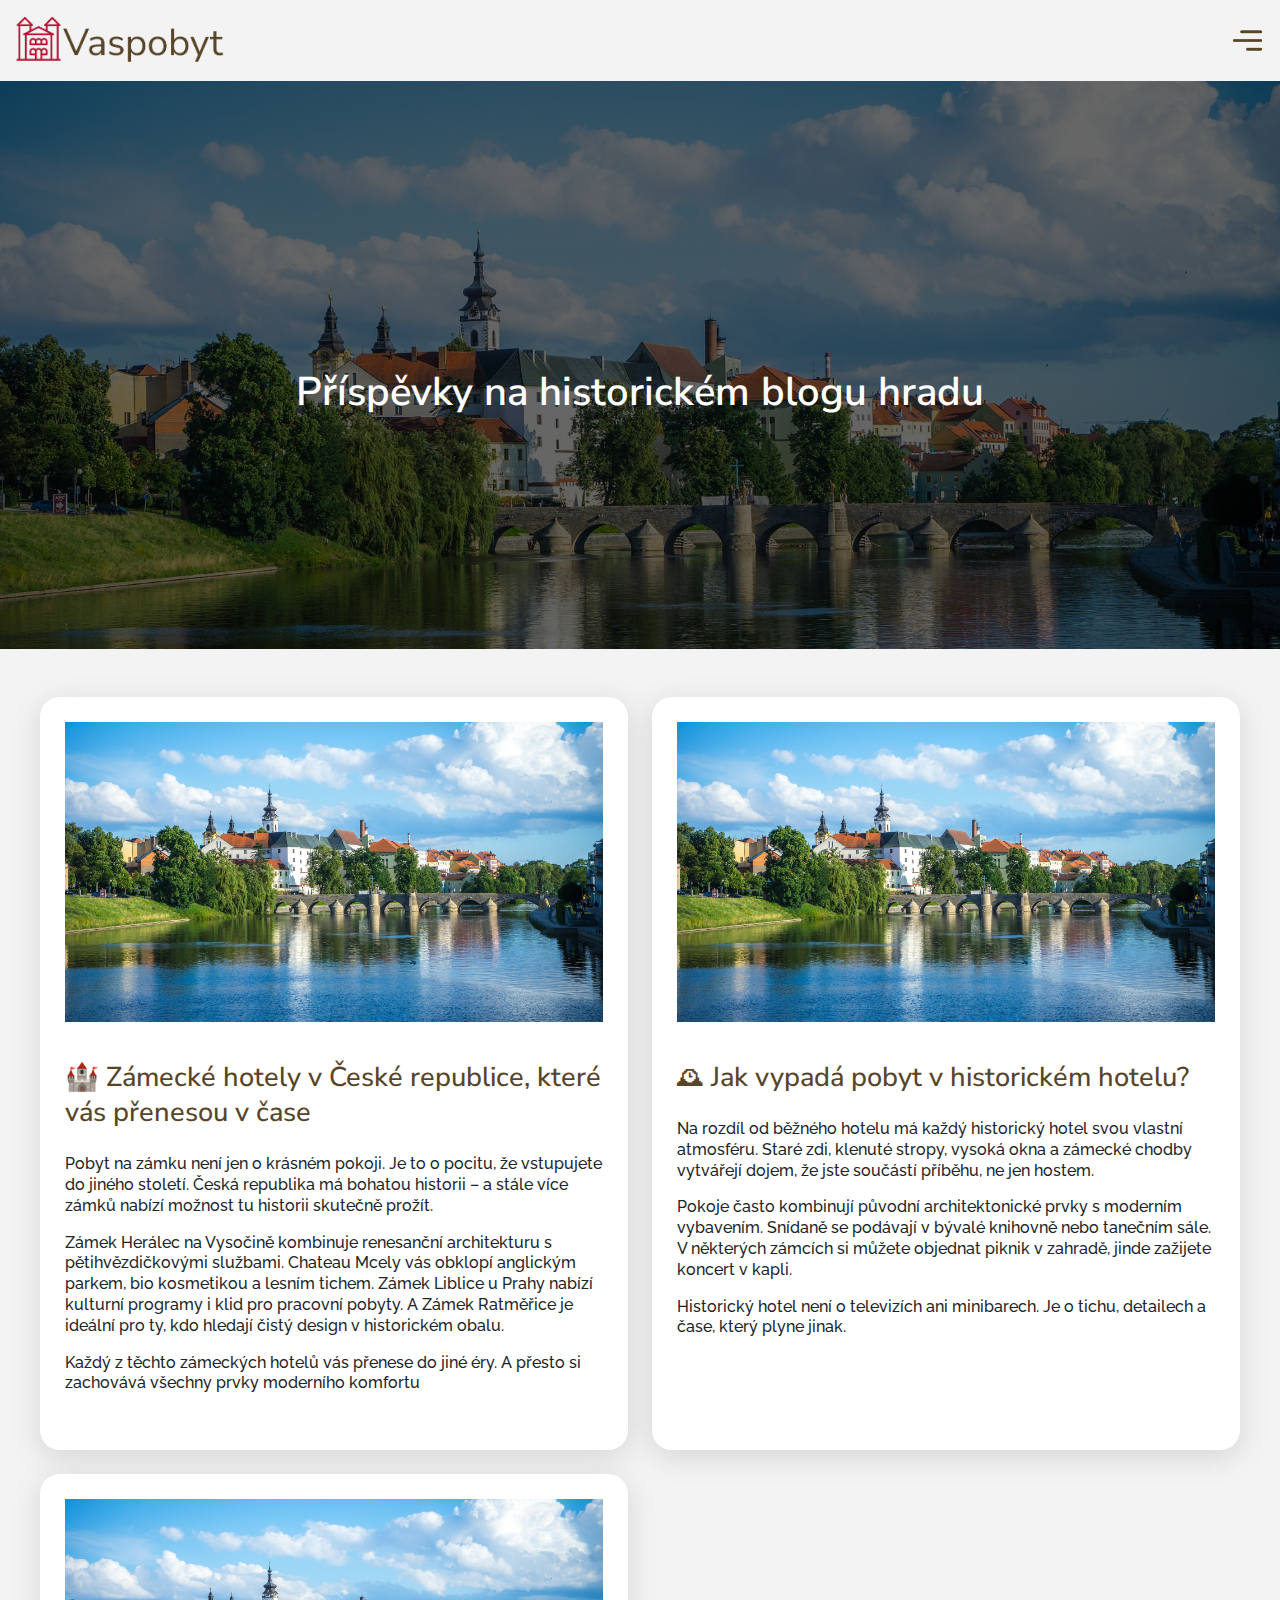
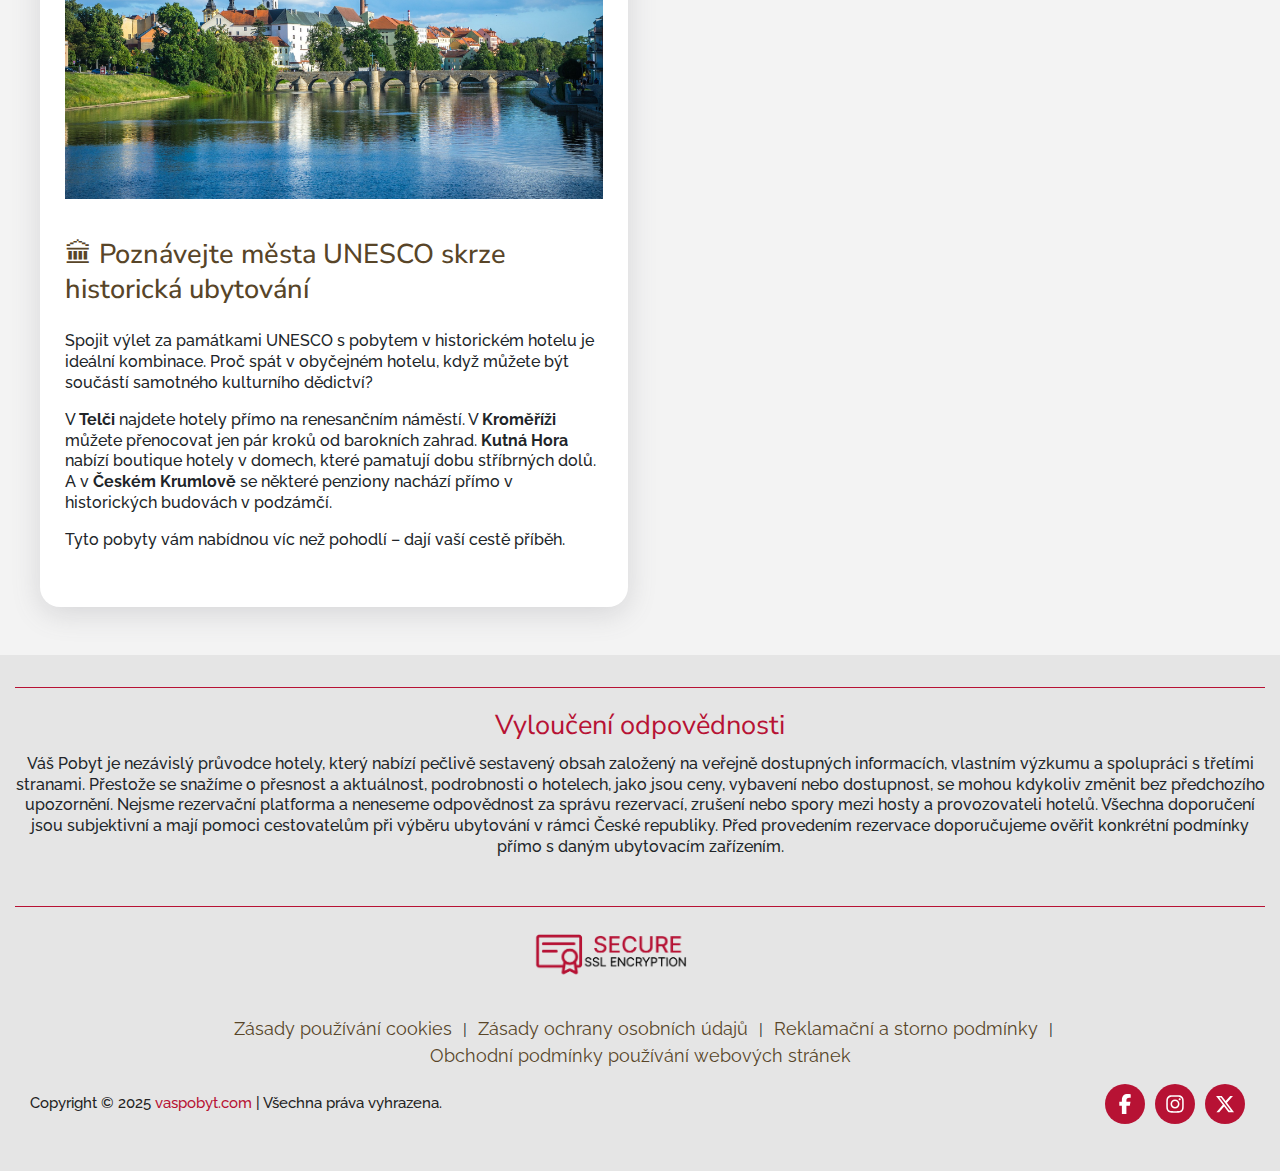
<file: castle-historical-blogposts.html>
<html lang="cs">

<head>
    <meta charset="UTF-8">
    <meta name="viewport" content="width=device-width, initial-scale=1.0">
    <meta name="robots" content="index, follow">
    <link rel="stylesheet" href="assets/css/bootstrap.css">
    <link rel="stylesheet" href="assets/css/aos.css">
    <link rel="stylesheet" href="assets/css/style.css">
    <link rel="stylesheet" href="assets/css/responsive.css">
    <link rel="icon" type="image/x-icon" href="./assets/images/favicon.ico">
    <title>Příspěvky na historickém blogu hradu</title>
</head>

<body>
    <!-- Header  Start -->
    <header class="main-header">
        <div class="container">
            <nav class="site-nav">
                <div class="logo-wrapper">
                    <a href="./" class="logo-link"></a>
                </div>
                <div class="toggle-button"></div>
                <div class="nav-drawer">
                    <ul>
                        <li><a href="./">Domov</a></li>
                        <li><a href="spa-wellness-hotels">Lázeňské a wellness hotely</a></li>
                        <li><a href="castle-historic-hotels">Zámecké a historické hotely</a></li>
                        <li><a href="nature-mountain-refuge">Přírodní a horská útočiště</a></li>
                        <li><a href="romatic-stays">Romantické pobyty</a></li>
                        <li><a href="boutique-design-hotels">Boutique & design hotely</a></li>
                        <li><a href="about-project">O projektu</a></li>
                        <li><a href="contact-us">Kontaktujte nás</a></li>
                    </ul>
                    <div class="close-btn"></div>
                </div>
            </nav>
        </div>
    </header>
    <!-- Header End -->

    <!-- Banner  Start -->
    <section class="common_banner hotels" style="background-image: url(./assets/images/home_after_banner.jpg);">
        <div class="container">
            <div class="common__title text-center">
                <h1>
                    Příspěvky na historickém blogu hradu
                </h1>
            </div>
        </div>
    </section>
    <!-- Banner  End-->

    <!-- Blog Posts Section Start -->
    <section class="blog-cards-section py-5">
        <div class="container">
            <div class="blog-cards-wrapper">
                <div class="row">

                    <div class="col-md-6 mb-4">
                        <div class="blog_cards">
                            <div class="blog_cards-image_outer">
                                <div class="blog_cards_image"
                                    style="background-image: url(assets/images/home_after_banner.jpg);">
                                </div>
                            </div>
                            <div class="blog_cards_content">
                                <div class="blog_cards_group">
                                    <h2 class="mb-4">
                                        🏰 Zámecké hotely v České republice, které vás přenesou v čase
                                    </h2>
                                    <p class="mb-3">
                                        Pobyt na zámku není jen o krásném pokoji. Je to o pocitu, že vstupujete do jiného století.
                                        Česká republika má bohatou historii – a stále více zámků nabízí možnost tu historii skutečně
                                        prožít.                                        
                                    </p>
                                    <p class="mb-3">
                                        Zámek Herálec na Vysočině kombinuje renesanční architekturu s pětihvězdičkovými
                                        službami. Chateau Mcely vás obklopí anglickým parkem, bio kosmetikou a lesním tichem.
                                        Zámek Liblice u Prahy nabízí kulturní programy i klid pro pracovní pobyty. A Zámek
                                        Ratměřice je ideální pro ty, kdo hledají čistý design v historickém obalu.
                                    </p>
                                    <p class="mb-3">
                                        Každý z těchto zámeckých hotelů vás přenese do jiné éry. A přesto si zachovává všechny
                                        prvky moderního komfortu
                                    </p>
                                </div>
                            </div>
                        </div>
                    </div>

                    <div class="col-md-6 mb-4">
                        <div class="blog_cards">
                            <div class="blog_cards-image_outer">
                                <div class="blog_cards_image"
                                    style="background-image: url(assets/images/home_after_banner.jpg);">
                                </div>
                            </div>
                            <div class="blog_cards_content">
                                <div class="blog_cards_group">
                                    <h2 class="mb-4">
                                        🕰 Jak vypadá pobyt v historickém hotelu?
                                    </h2>
                                    <p class="mb-3">
                                        Na rozdíl od běžného hotelu má každý historický hotel svou vlastní atmosféru. Staré zdi,
                                        klenuté stropy, vysoká okna a zámecké chodby vytvářejí dojem, že jste součástí příběhu, ne
                                        jen hostem.
                                    </p>
                                    <p class="mb-3">
                                        Pokoje často kombinují původní architektonické prvky s moderním vybavením. Snídaně se
                                        podávají v bývalé knihovně nebo tanečním sále. V některých zámcích si můžete objednat
                                        piknik v zahradě, jinde zažijete koncert v kapli.
                                    </p>
                                    <p class="mb-3">
                                        Historický hotel není o televizích ani minibarech. Je o tichu, detailech a čase, který plyne
                                        jinak.                                        
                                    </p>
                                </div>
                            </div>
                        </div>
                    </div>

                    <div class="col-md-6">
                        <div class="blog_cards">
                            <div class="blog_cards-image_outer">
                                <div class="blog_cards_image"
                                    style="background-image: url(assets/images/home_after_banner.jpg);">
                                </div>
                            </div>
                            <div class="blog_cards_content">
                                <div class="blog_cards_group">
                                    <h2 class="mb-4">
                                        🏛 Poznávejte města UNESCO skrze historická ubytování
                                    </h2>
                                    <p class="mb-3">
                                        Spojit výlet za památkami UNESCO s pobytem v historickém hotelu je ideální kombinace.
                                        Proč spát v obyčejném hotelu, když můžete být součástí samotného kulturního dědictví?
                                    </p>
                                    <p class="mb-3">
                                        V <strong>Telči</strong> najdete hotely přímo na renesančním náměstí. V <strong>Kroměříži</strong> můžete přenocovat jen
                                        pár kroků od barokních zahrad. <strong>Kutná Hora</strong> nabízí boutique hotely v domech, které
                                        pamatují dobu stříbrných dolů. A v <strong>Českém Krumlově</strong> se některé penziony nachází přímo v
                                        historických budovách v podzámčí.
                                    </p>
                                    <p class="mb-3">
                                        Tyto pobyty vám nabídnou víc než pohodlí – dají vaší cestě příběh.
                                    </p>
                                </div>
                            </div>
                        </div>
                    </div>

                </div>
            </div>
        </div>
    </section>

    <!-- Blog Posts Section End -->

    <!-- Footer Start -->
    <footer class="footer bg_dark">
        <div class="container">
            <div class="row align-items-center">

                <div class="col-md-12">
                    <div class="disclaimer_txt text-center pt-4 pb-5">
                        <h3>
                            Vyloučení odpovědnosti
                        </h3>
                        <p>
                            Váš Pobyt je nezávislý průvodce hotely, který nabízí pečlivě sestavený obsah založený na
                            veřejně dostupných informacích,
                            vlastním výzkumu a spolupráci s třetími stranami. Přestože se snažíme o přesnost a
                            aktuálnost, podrobnosti o hotelech, jako
                            jsou ceny, vybavení nebo dostupnost, se mohou kdykoliv změnit bez předchozího upozornění.
                            Nejsme rezervační platforma a
                            neneseme odpovědnost za správu rezervací, zrušení nebo spory mezi hosty a provozovateli
                            hotelů. Všechna doporučení jsou
                            subjektivní a mají pomoci cestovatelům při výběru ubytování v rámci České republiky. Před
                            provedením rezervace
                            doporučujeme ověřit konkrétní podmínky přímo s daným ubytovacím zařízením.
                        </p>
                    </div>
                </div>


                <div class="col-md-12 ssl-certi py-3">
                    <div class="ssl-certi-inner" style="background-image: url(assets/images/ssl.png);"></div>
                </div>
                <div class="col-md-12">
                    <div class="footer-links">
                        <a href="cookies-policy">Zásady používání cookies</a> |
                        <a href="privacy-policy">Zásady ochrany osobních údajů</a> |
                        <a href="complaints-cancelation">Reklamační a storno podmínky</a> |
                        <a href="terms-conditions">Obchodní podmínky používání webových stránek</a>
                    </div>
                </div>
                <div class="col-12">
                    <div class="after-footer text-center bg_dark">
                        <div class="container">
                            <div class="row">
                                <div class="col-12">
                                    <div class="text-center copyright-text">
                                        <p>
                                            Copyright © 2025 <span class="theme">vaspobyt.com</span> | Všechna práva
                                            vyhrazena.
                                        </p>
                                    </div>
                                    <div class="social-links">
                                        <a href="https://www.facebook.com/" target="_blank"><svg
                                                xmlns="http://www.w3.org/2000/svg" viewBox="0 0 320 512">
                                                <path
                                                    d="M80 299.3V512H196V299.3h86.5l18-97.8H196V166.9c0-51.7 20.3-71.5 72.7-71.5c16.3 0 29.4 .4 37 1.2V7.9C291.4 4 256.4 0 236.2 0C129.3 0 80 50.5 80 159.4v42.1H14v97.8H80z">
                                                </path>
                                            </svg></a>
                                        <a href="https://www.instagram.com/?hl=en" target="_blank"><svg
                                                xmlns="http://www.w3.org/2000/svg" viewBox="0 0 448 512">
                                                <path
                                                    d="M224.1 141c-63.6 0-114.9 51.3-114.9 114.9s51.3 114.9 114.9 114.9S339 319.5 339 255.9 287.7 141 224.1 141zm0 189.6c-41.1 0-74.7-33.5-74.7-74.7s33.5-74.7 74.7-74.7 74.7 33.5 74.7 74.7-33.6 74.7-74.7 74.7zm146.4-194.3c0 14.9-12 26.8-26.8 26.8-14.9 0-26.8-12-26.8-26.8s12-26.8 26.8-26.8 26.8 12 26.8 26.8zm76.1 27.2c-1.7-35.9-9.9-67.7-36.2-93.9-26.2-26.2-58-34.4-93.9-36.2-37-2.1-147.9-2.1-184.9 0-35.8 1.7-67.6 9.9-93.9 36.1s-34.4 58-36.2 93.9c-2.1 37-2.1 147.9 0 184.9 1.7 35.9 9.9 67.7 36.2 93.9s58 34.4 93.9 36.2c37 2.1 147.9 2.1 184.9 0 35.9-1.7 67.7-9.9 93.9-36.2 26.2-26.2 34.4-58 36.2-93.9 2.1-37 2.1-147.8 0-184.8zM398.8 388c-7.8 19.6-22.9 34.7-42.6 42.6-29.5 11.7-99.5 9-132.1 9s-102.7 2.6-132.1-9c-19.6-7.8-34.7-22.9-42.6-42.6-11.7-29.5-9-99.5-9-132.1s-2.6-102.7 9-132.1c7.8-19.6 22.9-34.7 42.6-42.6 29.5-11.7 99.5-9 132.1-9s102.7-2.6 132.1 9c19.6 7.8 34.7 22.9 42.6 42.6 11.7 29.5 9 99.5 9 132.1s2.7 102.7-9 132.1z">
                                                </path>
                                            </svg></a>
                                        <a href="https://x.com/?lang=en" target="_blank"><svg
                                                xmlns="http://www.w3.org/2000/svg" viewBox="0 0 512 512">
                                                <path
                                                    d="M389.2 48h70.6L305.6 224.2 487 464H345L233.7 318.6 106.5 464H35.8L200.7 275.5 26.8 48H172.4L272.9 180.9 389.2 48zM364.4 421.8h39.1L151.1 88h-42L364.4 421.8z">
                                                </path>
                                            </svg></a>
                                    </div>
                                </div>
                            </div>
                        </div>
                    </div>
                </div>
            </div>
        </div>
    </footer>
    <!-- Footer End -->


    <script src="assets/js/jquery.js"></script>
    <script src="assets/js/aos.js"></script>
    <script src="assets/js/bootstrap.js"></script>
    <script src="assets/js/index.js"></script>
</body>

</html>
</file>
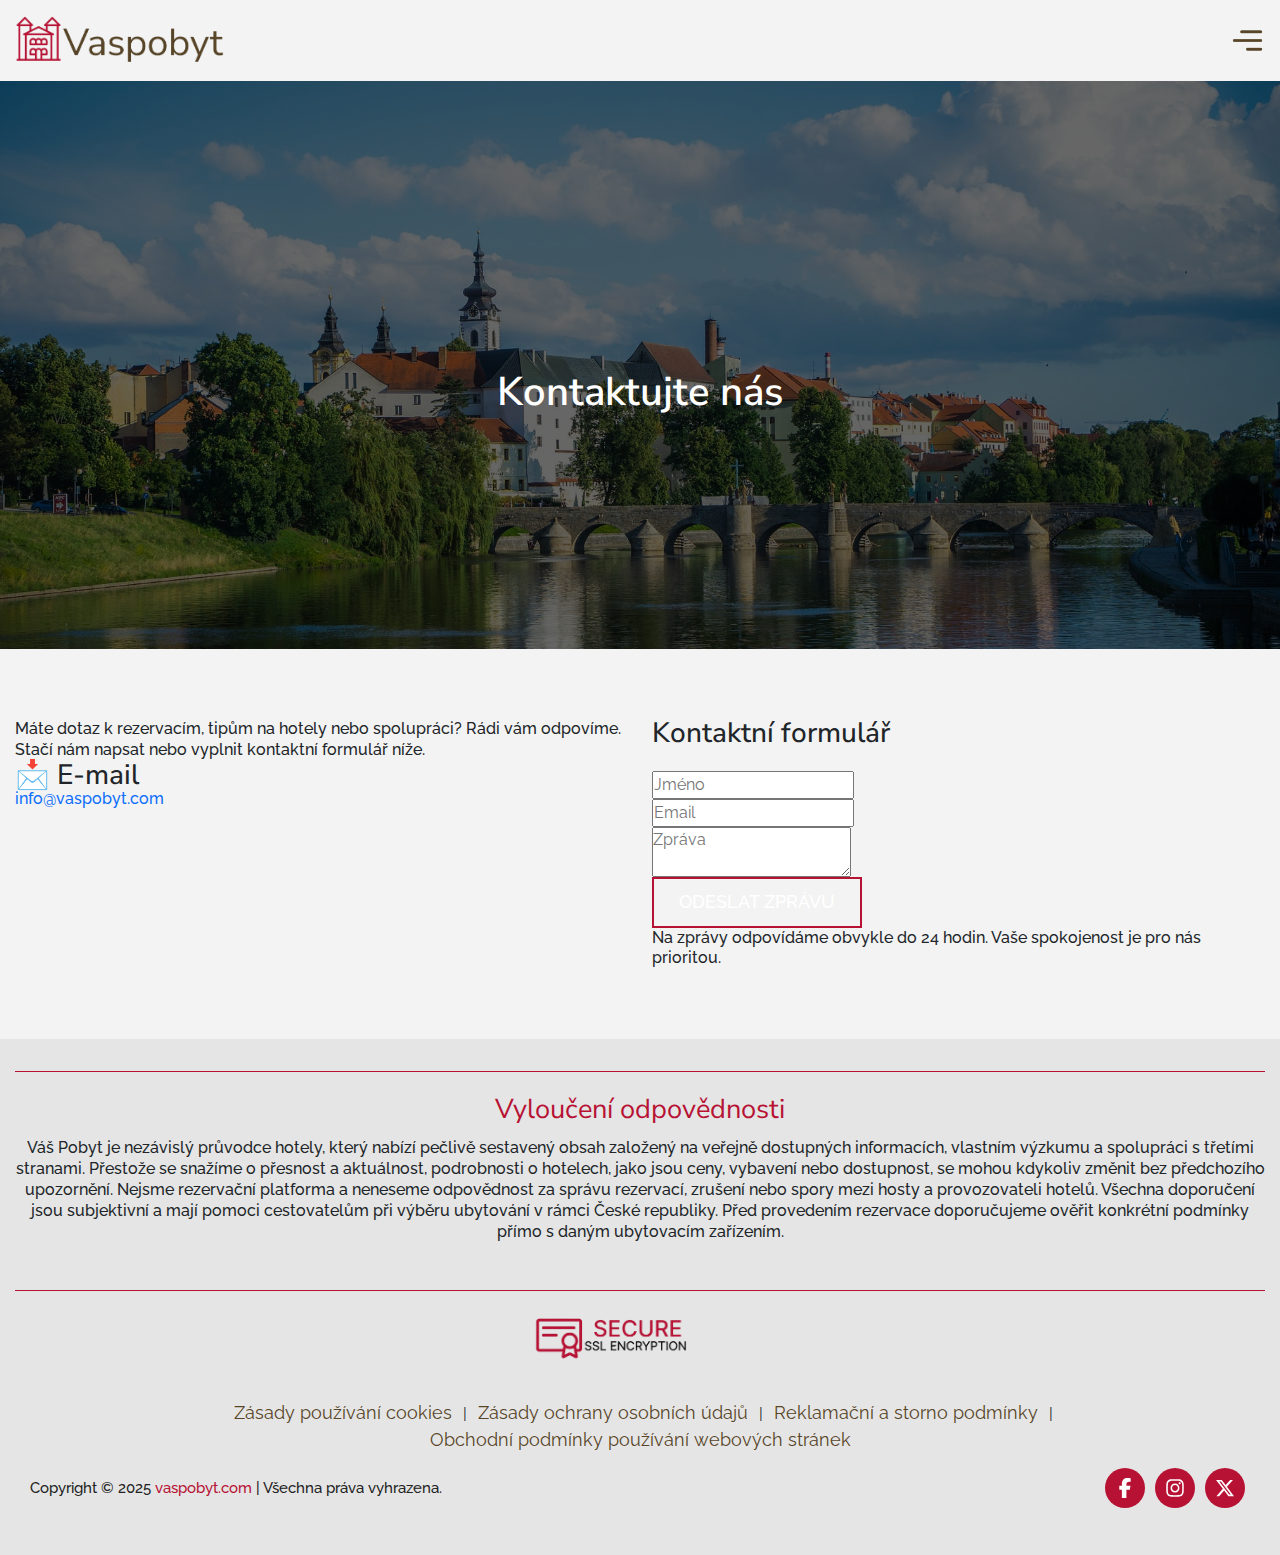
<file: contact-us.html>
<html lang="cs">

<head>
    <meta charset="UTF-8">
    <meta name="viewport" content="width=device-width, initial-scale=1.0">
    <meta name="robots" content="index, follow">
    <link rel="stylesheet" href="assets/css/bootstrap.css">
    <link rel="stylesheet" href="assets/css/aos.css">
    <link rel="stylesheet" href="assets/css/style.css">
    <link rel="stylesheet" href="assets/css/responsive.css">
    <link rel="icon" type="image/x-icon" href="./assets/images/favicon.ico">
    <title>Kontaktujte nás</title>
</head>

<body>
    <!-- Header  Start -->
    <header class="main-header">
        <div class="container">
            <nav class="site-nav">
                <div class="logo-wrapper">
                    <a href="./" class="logo-link"></a>
                </div>
                <div class="toggle-button"></div>
                <div class="nav-drawer">
                    <ul>
                        <li><a href="./">Domov</a></li>
                        <li><a href="spa-wellness-hotels">Lázeňské a wellness hotely</a></li>
                        <li><a href="castle-historic-hotels">Zámecké a historické hotely</a></li>
                        <li><a href="nature-mountain-refuge">Přírodní a horská útočiště</a></li>
                        <li><a href="romatic-stays">Romantické pobyty</a></li>
                        <li><a href="boutique-design-hotels">Boutique & design hotely</a></li>
                        <li><a href="about-project">O projektu</a></li>
                        <li class="nav-active"><a href="contact-us">Kontaktujte nás</a></li>
                    </ul>
                    <div class="close-btn"></div>
                </div>
            </nav>
        </div>
    </header>
    <!-- Header End -->

    <!-- Banner  Start -->
    <section class="common_banner" style="background-image: url(./assets/images/home_after_banner.jpg);">
        <div class="container">
            <div class="common__title text-center">
                <h1>
                    Kontaktujte nás
                </h1>
            </div>
        </div>
    </section>
    <!-- Banner  End-->

    <!-- Contact Form Section Start -->
    <section class="header_pages_content_section py-7">
        <div class="container">
            <div class="header_pages_content_wrap">
                <div class="row">
                    <div class="col-md-6">
                        <div class="contact-left">                            
                            <p>
                                Máte dotaz k rezervacím, tipům na hotely nebo spolupráci? Rádi vám odpovíme. Stačí nám
                                napsat nebo vyplnit kontaktní formulář níže.
                            </p>
                            <h3>
                                📩 E-mail
                            </h3>
                            <p>
                            <a href="mailto:info@vaspobyt.com">info@vaspobyt.com</a>
                            </p>
                        </div>
                    </div>
                    <div class="col-md-6">
                        <div class="contact-right">
                            <h3 class="mb-4">
                               Kontaktní formulář
                            </h3>
                            <form id="contact">
                                <fieldset>
                                    <input class="contact-form" placeholder="Jméno" type="text" tabindex="1" required=""
                                        minlength="2" maxlength="100">
                                </fieldset>
                                <fieldset>
                                    <input class="contact-email" placeholder="Email" type="email" tabindex="2"
                                        required="">
                                </fieldset>                              
                                <fieldset>
                                    <textarea name="message" class="message" placeholder="Zpráva" required
                                        minlength="10" maxlength="1000"></textarea>
                                </fieldset>
                                <fieldset>
                                    <button name="button" type="submit" class="contact-submit butn"
                                        data-submit="...Sending">
                                        Odeslat zprávu
                                    </button>
                                </fieldset>
                            </form>
                            <p>
                                Na zprávy odpovídáme obvykle do 24 hodin. Vaše spokojenost je pro nás prioritou.
                            </p>
                        </div>
                    </div>
                </div>
            </div>
        </div>
    </section>
    <!-- Contact Form Section End-->

    <!-- Footer Start -->
    <footer class="footer bg_dark">
        <div class="container">
            <div class="row align-items-center">

                <div class="col-md-12">
                    <div class="disclaimer_txt text-center pt-4 pb-5">
                        <h3>
                            Vyloučení odpovědnosti
                        </h3>
                        <p>
                            Váš Pobyt je nezávislý průvodce hotely, který nabízí pečlivě sestavený obsah založený na
                            veřejně dostupných informacích,
                            vlastním výzkumu a spolupráci s třetími stranami. Přestože se snažíme o přesnost a
                            aktuálnost, podrobnosti o hotelech, jako
                            jsou ceny, vybavení nebo dostupnost, se mohou kdykoliv změnit bez předchozího upozornění.
                            Nejsme rezervační platforma a
                            neneseme odpovědnost za správu rezervací, zrušení nebo spory mezi hosty a provozovateli
                            hotelů. Všechna doporučení jsou
                            subjektivní a mají pomoci cestovatelům při výběru ubytování v rámci České republiky. Před
                            provedením rezervace
                            doporučujeme ověřit konkrétní podmínky přímo s daným ubytovacím zařízením.
                        </p>
                    </div>
                </div>


                <div class="col-md-12 ssl-certi py-3">
                    <div class="ssl-certi-inner" style="background-image: url(assets/images/ssl.png);"></div>
                </div>
                <div class="col-md-12">
                    <div class="footer-links">
                        <a href="cookies-policy">Zásady používání cookies</a> |
                        <a href="privacy-policy">Zásady ochrany osobních údajů</a> |
                        <a href="complaints-cancelation">Reklamační a storno podmínky</a> |
                        <a href="terms-conditions">Obchodní podmínky používání webových stránek</a>
                    </div>
                </div>
                <div class="col-12">
                    <div class="after-footer text-center bg_dark">
                        <div class="container">
                            <div class="row">
                                <div class="col-12">
                                    <div class="text-center copyright-text">
                                        <p>
                                            Copyright © 2025 <span class="theme">vaspobyt.com</span> | Všechna práva
                                            vyhrazena.
                                        </p>
                                    </div>
                                    <div class="social-links">
                                        <a href="https://www.facebook.com/" target="_blank"><svg
                                                xmlns="http://www.w3.org/2000/svg" viewBox="0 0 320 512">
                                                <path
                                                    d="M80 299.3V512H196V299.3h86.5l18-97.8H196V166.9c0-51.7 20.3-71.5 72.7-71.5c16.3 0 29.4 .4 37 1.2V7.9C291.4 4 256.4 0 236.2 0C129.3 0 80 50.5 80 159.4v42.1H14v97.8H80z">
                                                </path>
                                            </svg></a>
                                        <a href="https://www.instagram.com/?hl=en" target="_blank"><svg
                                                xmlns="http://www.w3.org/2000/svg" viewBox="0 0 448 512">
                                                <path
                                                    d="M224.1 141c-63.6 0-114.9 51.3-114.9 114.9s51.3 114.9 114.9 114.9S339 319.5 339 255.9 287.7 141 224.1 141zm0 189.6c-41.1 0-74.7-33.5-74.7-74.7s33.5-74.7 74.7-74.7 74.7 33.5 74.7 74.7-33.6 74.7-74.7 74.7zm146.4-194.3c0 14.9-12 26.8-26.8 26.8-14.9 0-26.8-12-26.8-26.8s12-26.8 26.8-26.8 26.8 12 26.8 26.8zm76.1 27.2c-1.7-35.9-9.9-67.7-36.2-93.9-26.2-26.2-58-34.4-93.9-36.2-37-2.1-147.9-2.1-184.9 0-35.8 1.7-67.6 9.9-93.9 36.1s-34.4 58-36.2 93.9c-2.1 37-2.1 147.9 0 184.9 1.7 35.9 9.9 67.7 36.2 93.9s58 34.4 93.9 36.2c37 2.1 147.9 2.1 184.9 0 35.9-1.7 67.7-9.9 93.9-36.2 26.2-26.2 34.4-58 36.2-93.9 2.1-37 2.1-147.8 0-184.8zM398.8 388c-7.8 19.6-22.9 34.7-42.6 42.6-29.5 11.7-99.5 9-132.1 9s-102.7 2.6-132.1-9c-19.6-7.8-34.7-22.9-42.6-42.6-11.7-29.5-9-99.5-9-132.1s-2.6-102.7 9-132.1c7.8-19.6 22.9-34.7 42.6-42.6 29.5-11.7 99.5-9 132.1-9s102.7-2.6 132.1 9c19.6 7.8 34.7 22.9 42.6 42.6 11.7 29.5 9 99.5 9 132.1s2.7 102.7-9 132.1z">
                                                </path>
                                            </svg></a>
                                        <a href="https://x.com/?lang=en" target="_blank"><svg
                                                xmlns="http://www.w3.org/2000/svg" viewBox="0 0 512 512">
                                                <path
                                                    d="M389.2 48h70.6L305.6 224.2 487 464H345L233.7 318.6 106.5 464H35.8L200.7 275.5 26.8 48H172.4L272.9 180.9 389.2 48zM364.4 421.8h39.1L151.1 88h-42L364.4 421.8z">
                                                </path>
                                            </svg></a>
                                    </div>
                                </div>
                            </div>
                        </div>
                    </div>
                </div>
            </div>
        </div>
    </footer>
    <!-- Footer End -->


    <script src="assets/js/jquery.js"></script>
    <script src="assets/js/aos.js"></script>
    <script src="assets/js/bootstrap.js"></script>
    <script src="assets/js/index.js"></script>
</body>

</html>
</file>
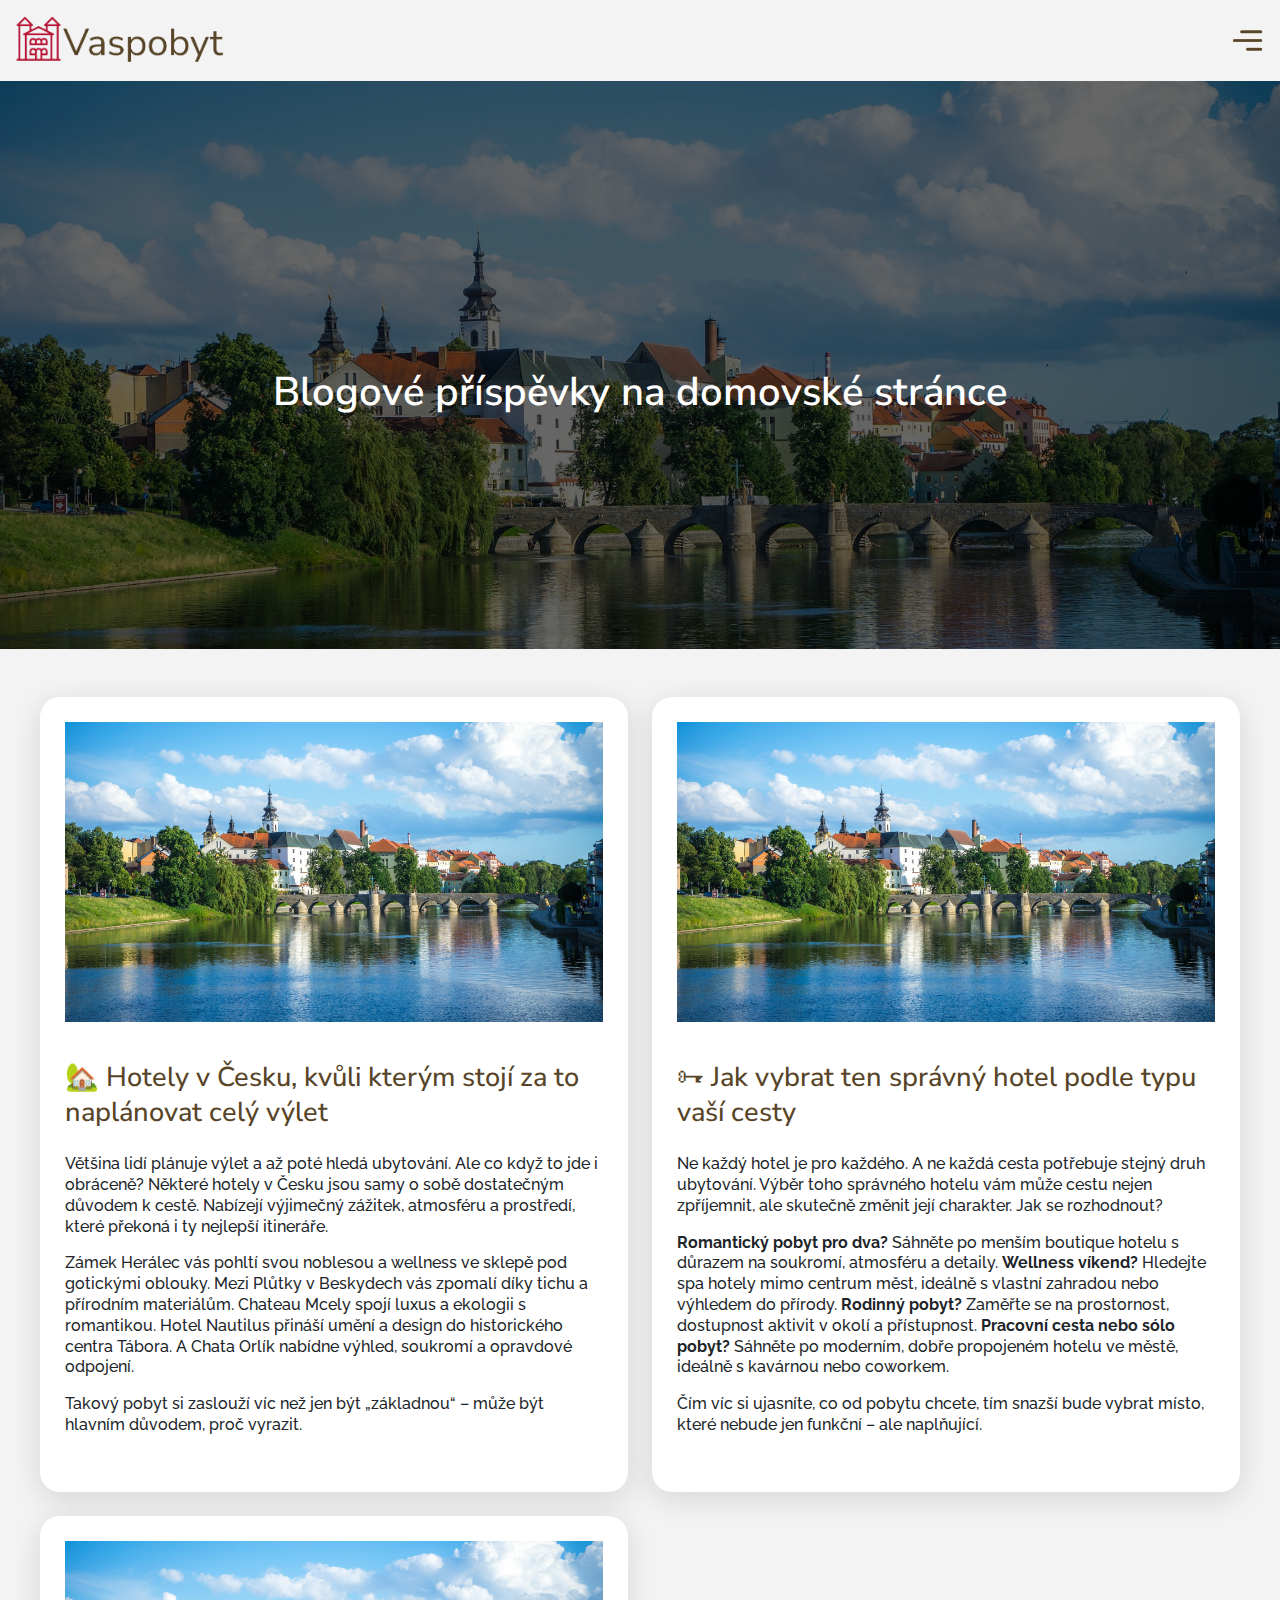
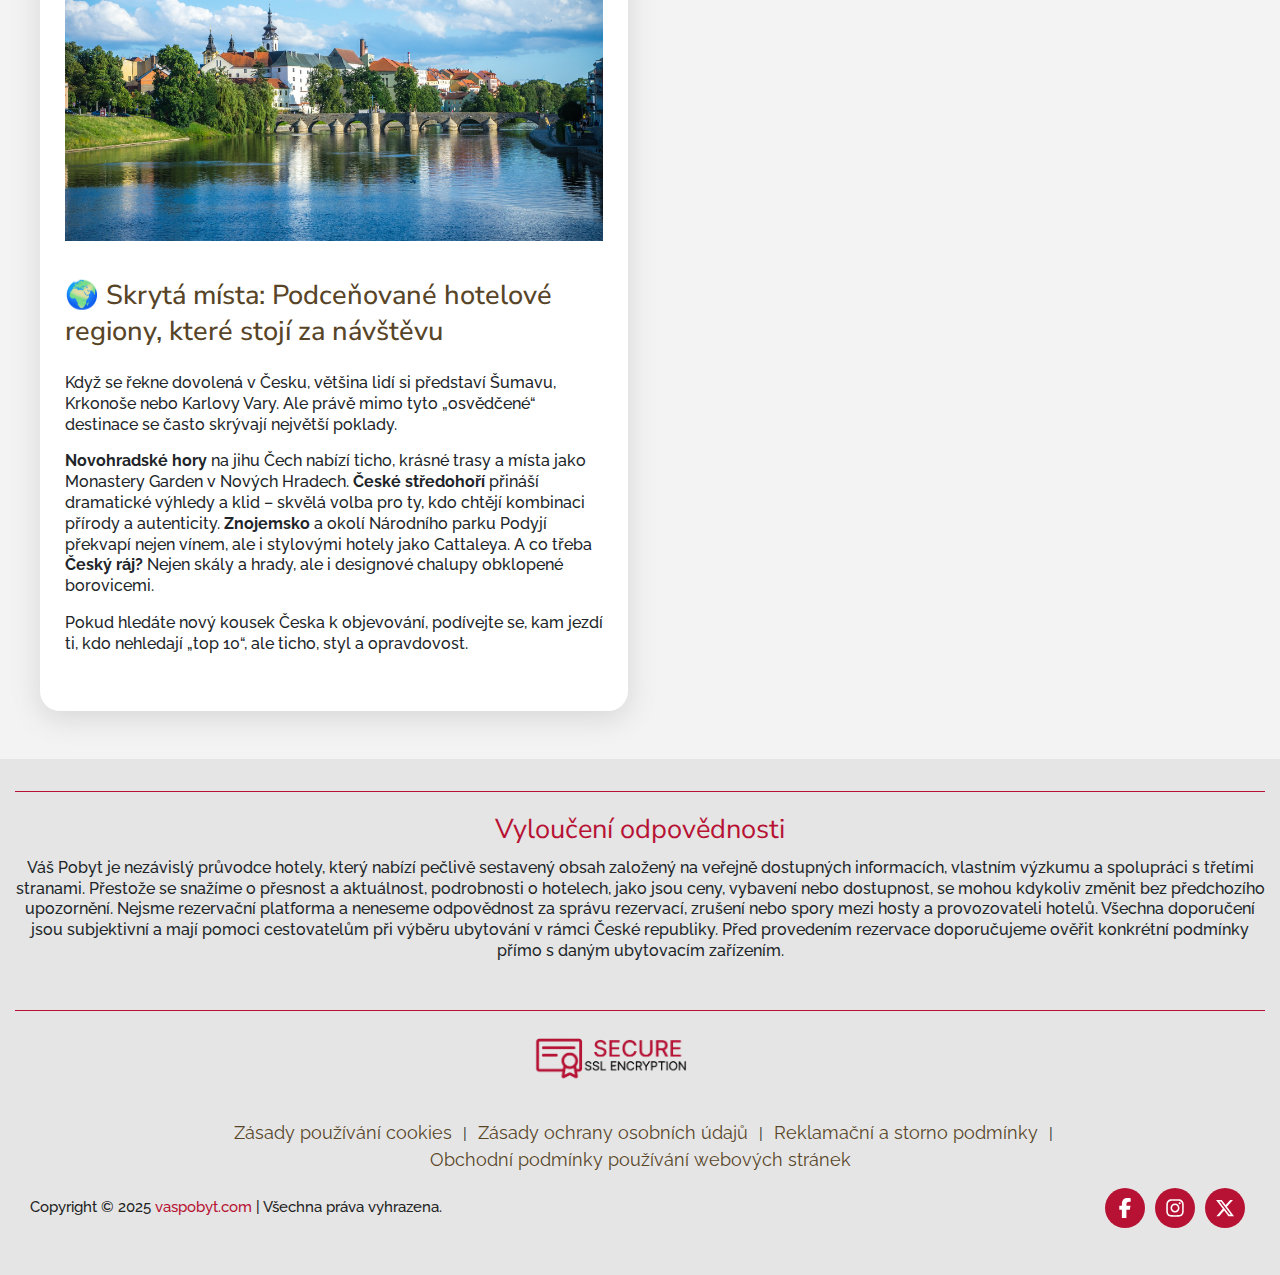
<file: homepage-blogposts.html>
<html lang="cs">

<head>
    <meta charset="UTF-8">
    <meta name="viewport" content="width=device-width, initial-scale=1.0">
    <meta name="robots" content="index, follow">
    <link rel="stylesheet" href="assets/css/bootstrap.css">
    <link rel="stylesheet" href="assets/css/aos.css">
    <link rel="stylesheet" href="assets/css/style.css">
    <link rel="stylesheet" href="assets/css/responsive.css">
    <link rel="icon" type="image/x-icon" href="./assets/images/favicon.ico">
    <title>Blogové příspěvky na domovské stránce</title>
</head>

<body>
    <!-- Header  Start -->
    <header class="main-header">
        <div class="container">
            <nav class="site-nav">
                <div class="logo-wrapper">
                    <a href="./" class="logo-link"></a>
                </div>
                <div class="toggle-button"></div>
                <div class="nav-drawer">
                    <ul>
                        <li><a href="./">Domov</a></li>
                        <li><a href="spa-wellness-hotels">Lázeňské a wellness hotely</a></li>
                        <li><a href="castle-historic-hotels">Zámecké a historické hotely</a></li>
                        <li><a href="nature-mountain-refuge">Přírodní a horská útočiště</a></li>
                        <li><a href="romatic-stays">Romantické pobyty</a></li>
                        <li><a href="boutique-design-hotels">Boutique & design hotely</a></li>
                        <li><a href="about-project">O projektu</a></li>
                        <li><a href="contact-us">Kontaktujte nás</a></li>
                    </ul>
                    <div class="close-btn"></div>
                </div>
            </nav>
        </div>
    </header>
    <!-- Header End -->

    <!-- Banner  Start -->
    <section class="common_banner hotels" style="background-image: url(./assets/images/home_after_banner.jpg);">
        <div class="container">
            <div class="common__title text-center">
                <h1>
                    Blogové příspěvky na domovské stránce
                </h1>
            </div>
        </div>
    </section>
    <!-- Banner  End-->

    <!-- Blog Posts Section Start -->
    <section class="blog-cards-section py-5">
        <div class="container">
            <div class="blog-cards-wrapper">
                <div class="row">
    
                    <div class="col-md-6 mb-4">
                        <div class="blog_cards">
                            <div class="blog_cards-image_outer">
                                <div class="blog_cards_image"
                                    style="background-image: url(assets/images/home_after_banner.jpg);">
                                </div>
                            </div>
                            <div class="blog_cards_content">
                                <div class="blog_cards_group">
                                    <h2 class="mb-4">
                                        🏡 Hotely v Česku, kvůli kterým stojí za to naplánovat celý výlet
                                    </h2>
                                    <p class="mb-3">
                                        Většina lidí plánuje výlet a až poté hledá ubytování. Ale co když to jde i
                                        obráceně? Některé
                                        hotely v Česku jsou samy o sobě dostatečným důvodem k cestě. Nabízejí výjimečný
                                        zážitek,
                                        atmosféru a prostředí, které překoná i ty nejlepší itineráře.
                                    </p>
                                    <p class="mb-3">
                                        Zámek Herálec vás pohltí svou noblesou a wellness ve sklepě pod gotickými
                                        oblouky. Mezi
                                        Plůtky v Beskydech vás zpomalí díky tichu a přírodním materiálům. Chateau Mcely
                                        spojí
                                        luxus a ekologii s romantikou. Hotel Nautilus přináší umění a design do
                                        historického centra
                                        Tábora. A Chata Orlík nabídne výhled, soukromí a opravdové odpojení.
                                    </p>
                                    <p class="mb-3">
                                        Takový pobyt si zaslouží víc než jen být „základnou“ – může být hlavním důvodem, proč vyrazit.
                                    </p>
                                </div>
                            </div>
                        </div>
                    </div>

                    <div class="col-md-6 mb-4">
                        <div class="blog_cards">
                            <div class="blog_cards-image_outer">
                                <div class="blog_cards_image"
                                    style="background-image: url(assets/images/home_after_banner.jpg);">
                                </div>
                            </div>
                            <div class="blog_cards_content">
                                <div class="blog_cards_group">
                                    <h2 class="mb-4">
                                        🗝 Jak vybrat ten správný hotel podle typu vaší cesty
                                    </h2>
                                    <p class="mb-3">
                                        Ne každý hotel je pro každého. A ne každá cesta potřebuje stejný druh ubytování. Výběr
                                        toho správného hotelu vám může cestu nejen zpříjemnit, ale skutečně změnit její charakter.
                                        Jak se rozhodnout?
                                    </p>
                                    <p class="mb-3">
                                        <strong>Romantický pobyt pro dva?</strong> Sáhněte po menším boutique hotelu s důrazem na soukromí,
                                        atmosféru a detaily. <strong>Wellness víkend?</strong> Hledejte spa hotely mimo centrum měst, ideálně s
                                        vlastní zahradou nebo výhledem do přírody. <strong>Rodinný pobyt?</strong> Zaměřte se na prostornost,
                                        dostupnost aktivit v okolí a přístupnost. <strong>Pracovní cesta nebo sólo pobyt?</strong> Sáhněte po
                                        moderním, dobře propojeném hotelu ve městě, ideálně s kavárnou nebo coworkem.                                        
                                    </p>
                                    <p class="mb-3">
                                        Čím víc si ujasníte, co od pobytu chcete, tím snazší bude vybrat místo, které nebude jen
                                        funkční – ale naplňující.
                                    </p>
                                </div>
                            </div>
                        </div>
                    </div>

                    <div class="col-md-6">
                        <div class="blog_cards">
                            <div class="blog_cards-image_outer">
                                <div class="blog_cards_image"
                                    style="background-image: url(assets/images/home_after_banner.jpg);">
                                </div>
                            </div>
                            <div class="blog_cards_content">
                                <div class="blog_cards_group">
                                    <h2 class="mb-4">
                                        🌍 Skrytá místa: Podceňované hotelové regiony, které stojí za návštěvu
                                    </h2>
                                    <p class="mb-3">
                                        Když se řekne dovolená v Česku, většina lidí si představí Šumavu, Krkonoše nebo Karlovy
                                        Vary. Ale právě mimo tyto „osvědčené“ destinace se často skrývají největší poklady.
                                    </p>
                                    <p class="mb-3">
                                       <strong>Novohradské hory</strong>  na jihu Čech nabízí ticho, krásné trasy a místa jako Monastery Garden v
                                        Nových Hradech. <strong>České středohoří</strong>  přináší dramatické výhledy a klid – skvělá volba pro ty,
                                        kdo chtějí kombinaci přírody a autenticity. <strong>Znojemsko</strong> a okolí Národního parku Podyjí
                                        překvapí nejen vínem, ale i stylovými hotely jako Cattaleya. A co třeba <strong>Český ráj?</strong> Nejen
                                        skály a hrady, ale i designové chalupy obklopené borovicemi.
                                    </p>
                                    <p class="mb-3">
                                        Pokud hledáte nový kousek Česka k objevování, podívejte se, kam jezdí ti, kdo nehledají
                                        „top 10“, ale ticho, styl a opravdovost.
                                    </p>
                                </div>
                            </div>
                        </div>
                    </div>
    
                </div>
            </div>
        </div>
    </section>
    
    <!-- Blog Posts Section End -->

    <!-- Footer Start -->
    <footer class="footer bg_dark">
        <div class="container">
            <div class="row align-items-center">

                <div class="col-md-12">
                    <div class="disclaimer_txt text-center pt-4 pb-5">
                        <h3>
                            Vyloučení odpovědnosti
                        </h3>
                        <p>
                            Váš Pobyt je nezávislý průvodce hotely, který nabízí pečlivě sestavený obsah založený na
                            veřejně dostupných informacích,
                            vlastním výzkumu a spolupráci s třetími stranami. Přestože se snažíme o přesnost a
                            aktuálnost, podrobnosti o hotelech, jako
                            jsou ceny, vybavení nebo dostupnost, se mohou kdykoliv změnit bez předchozího upozornění.
                            Nejsme rezervační platforma a
                            neneseme odpovědnost za správu rezervací, zrušení nebo spory mezi hosty a provozovateli
                            hotelů. Všechna doporučení jsou
                            subjektivní a mají pomoci cestovatelům při výběru ubytování v rámci České republiky. Před
                            provedením rezervace
                            doporučujeme ověřit konkrétní podmínky přímo s daným ubytovacím zařízením.
                        </p>
                    </div>
                </div>


                <div class="col-md-12 ssl-certi py-3">
                    <div class="ssl-certi-inner" style="background-image: url(assets/images/ssl.png);"></div>
                </div>
                <div class="col-md-12">
                    <div class="footer-links">
                        <a href="cookies-policy">Zásady používání cookies</a> |
                        <a href="privacy-policy">Zásady ochrany osobních údajů</a> |
                        <a href="complaints-cancelation">Reklamační a storno podmínky</a> |
                        <a href="terms-conditions">Obchodní podmínky používání webových stránek</a>
                    </div>
                </div>
                <div class="col-12">
                    <div class="after-footer text-center bg_dark">
                        <div class="container">
                            <div class="row">
                                <div class="col-12">
                                    <div class="text-center copyright-text">
                                        <p>
                                            Copyright © 2025 <span class="theme">vaspobyt.com</span> | Všechna práva
                                            vyhrazena.
                                        </p>
                                    </div>
                                    <div class="social-links">
                                        <a href="https://www.facebook.com/" target="_blank"><svg
                                                xmlns="http://www.w3.org/2000/svg" viewBox="0 0 320 512">
                                                <path
                                                    d="M80 299.3V512H196V299.3h86.5l18-97.8H196V166.9c0-51.7 20.3-71.5 72.7-71.5c16.3 0 29.4 .4 37 1.2V7.9C291.4 4 256.4 0 236.2 0C129.3 0 80 50.5 80 159.4v42.1H14v97.8H80z">
                                                </path>
                                            </svg></a>
                                        <a href="https://www.instagram.com/?hl=en" target="_blank"><svg
                                                xmlns="http://www.w3.org/2000/svg" viewBox="0 0 448 512">
                                                <path
                                                    d="M224.1 141c-63.6 0-114.9 51.3-114.9 114.9s51.3 114.9 114.9 114.9S339 319.5 339 255.9 287.7 141 224.1 141zm0 189.6c-41.1 0-74.7-33.5-74.7-74.7s33.5-74.7 74.7-74.7 74.7 33.5 74.7 74.7-33.6 74.7-74.7 74.7zm146.4-194.3c0 14.9-12 26.8-26.8 26.8-14.9 0-26.8-12-26.8-26.8s12-26.8 26.8-26.8 26.8 12 26.8 26.8zm76.1 27.2c-1.7-35.9-9.9-67.7-36.2-93.9-26.2-26.2-58-34.4-93.9-36.2-37-2.1-147.9-2.1-184.9 0-35.8 1.7-67.6 9.9-93.9 36.1s-34.4 58-36.2 93.9c-2.1 37-2.1 147.9 0 184.9 1.7 35.9 9.9 67.7 36.2 93.9s58 34.4 93.9 36.2c37 2.1 147.9 2.1 184.9 0 35.9-1.7 67.7-9.9 93.9-36.2 26.2-26.2 34.4-58 36.2-93.9 2.1-37 2.1-147.8 0-184.8zM398.8 388c-7.8 19.6-22.9 34.7-42.6 42.6-29.5 11.7-99.5 9-132.1 9s-102.7 2.6-132.1-9c-19.6-7.8-34.7-22.9-42.6-42.6-11.7-29.5-9-99.5-9-132.1s-2.6-102.7 9-132.1c7.8-19.6 22.9-34.7 42.6-42.6 29.5-11.7 99.5-9 132.1-9s102.7-2.6 132.1 9c19.6 7.8 34.7 22.9 42.6 42.6 11.7 29.5 9 99.5 9 132.1s2.7 102.7-9 132.1z">
                                                </path>
                                            </svg></a>
                                        <a href="https://x.com/?lang=en" target="_blank"><svg
                                                xmlns="http://www.w3.org/2000/svg" viewBox="0 0 512 512">
                                                <path
                                                    d="M389.2 48h70.6L305.6 224.2 487 464H345L233.7 318.6 106.5 464H35.8L200.7 275.5 26.8 48H172.4L272.9 180.9 389.2 48zM364.4 421.8h39.1L151.1 88h-42L364.4 421.8z">
                                                </path>
                                            </svg></a>
                                    </div>
                                </div>
                            </div>
                        </div>
                    </div>
                </div>
            </div>
        </div>
    </footer>
    <!-- Footer End -->


    <script src="assets/js/jquery.js"></script>
    <script src="assets/js/aos.js"></script>
    <script src="assets/js/bootstrap.js"></script>
    <script src="assets/js/index.js"></script>
</body>

</html>
</file>
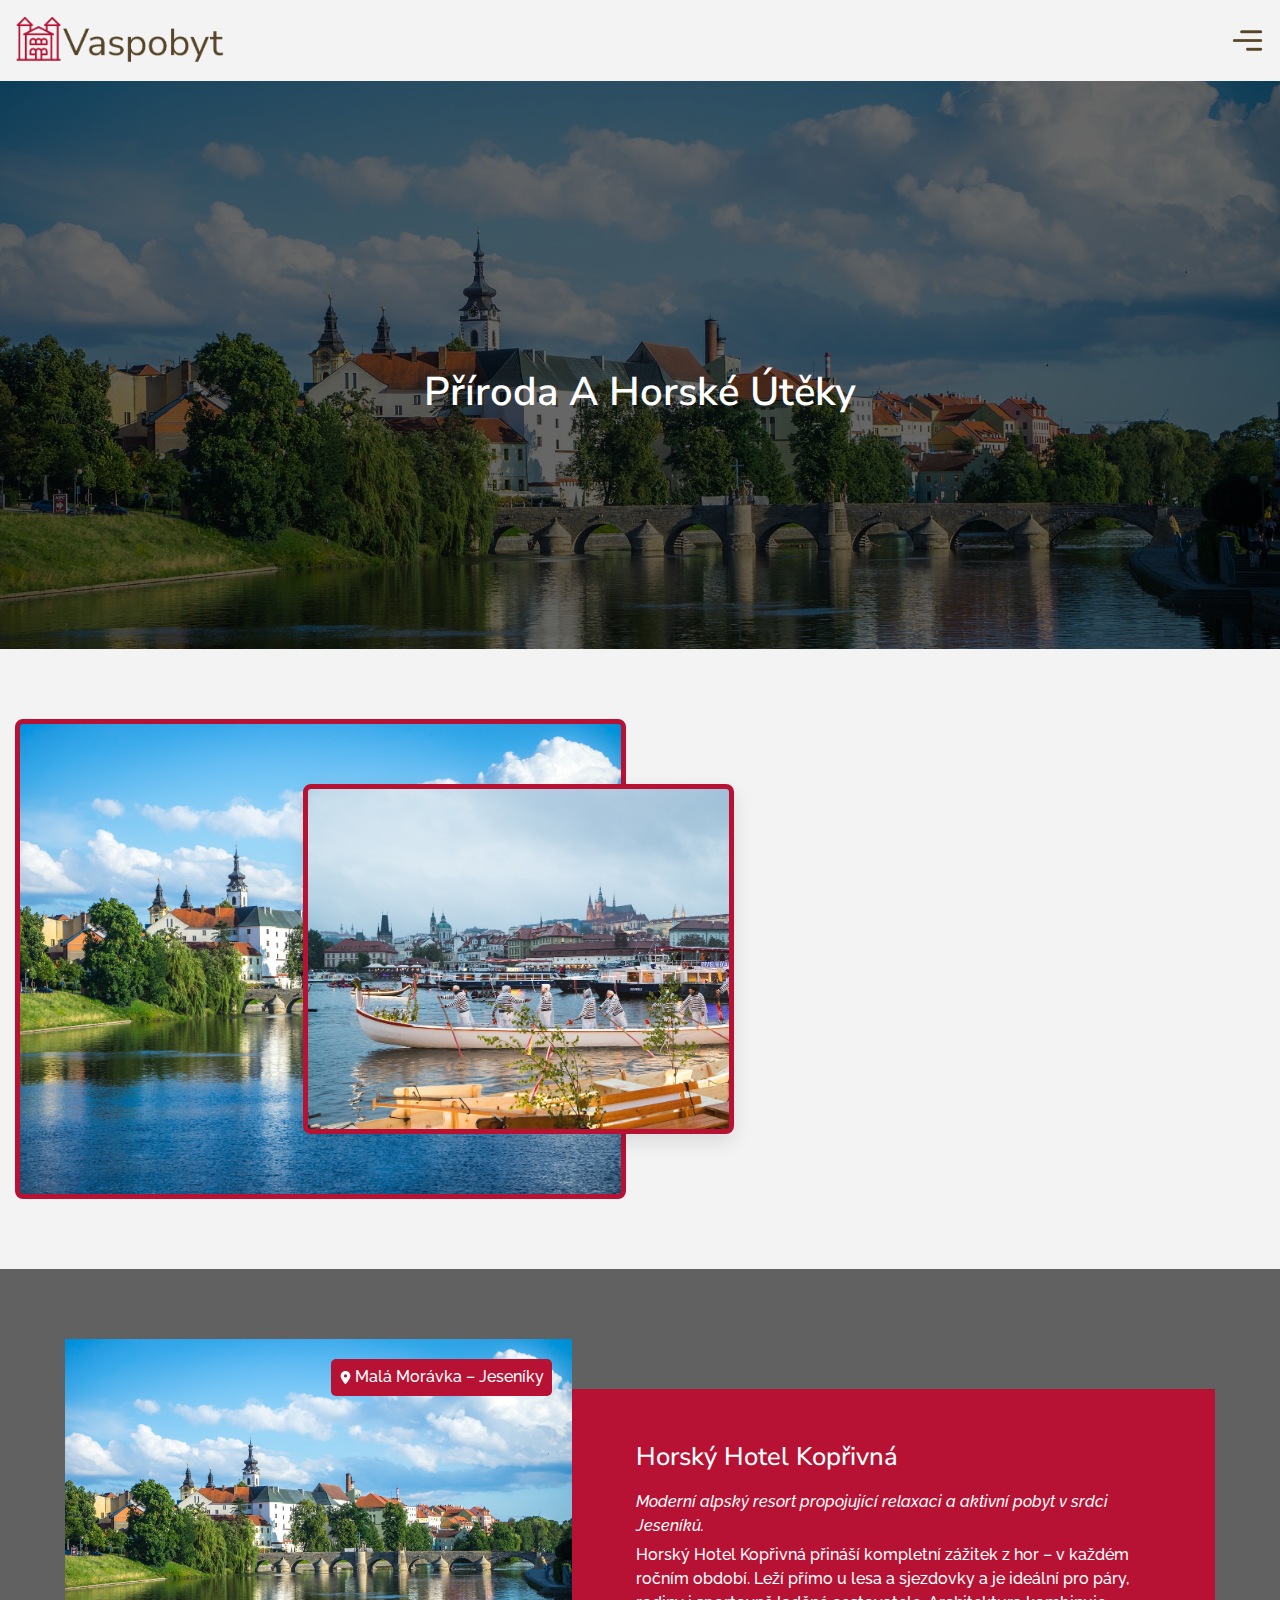
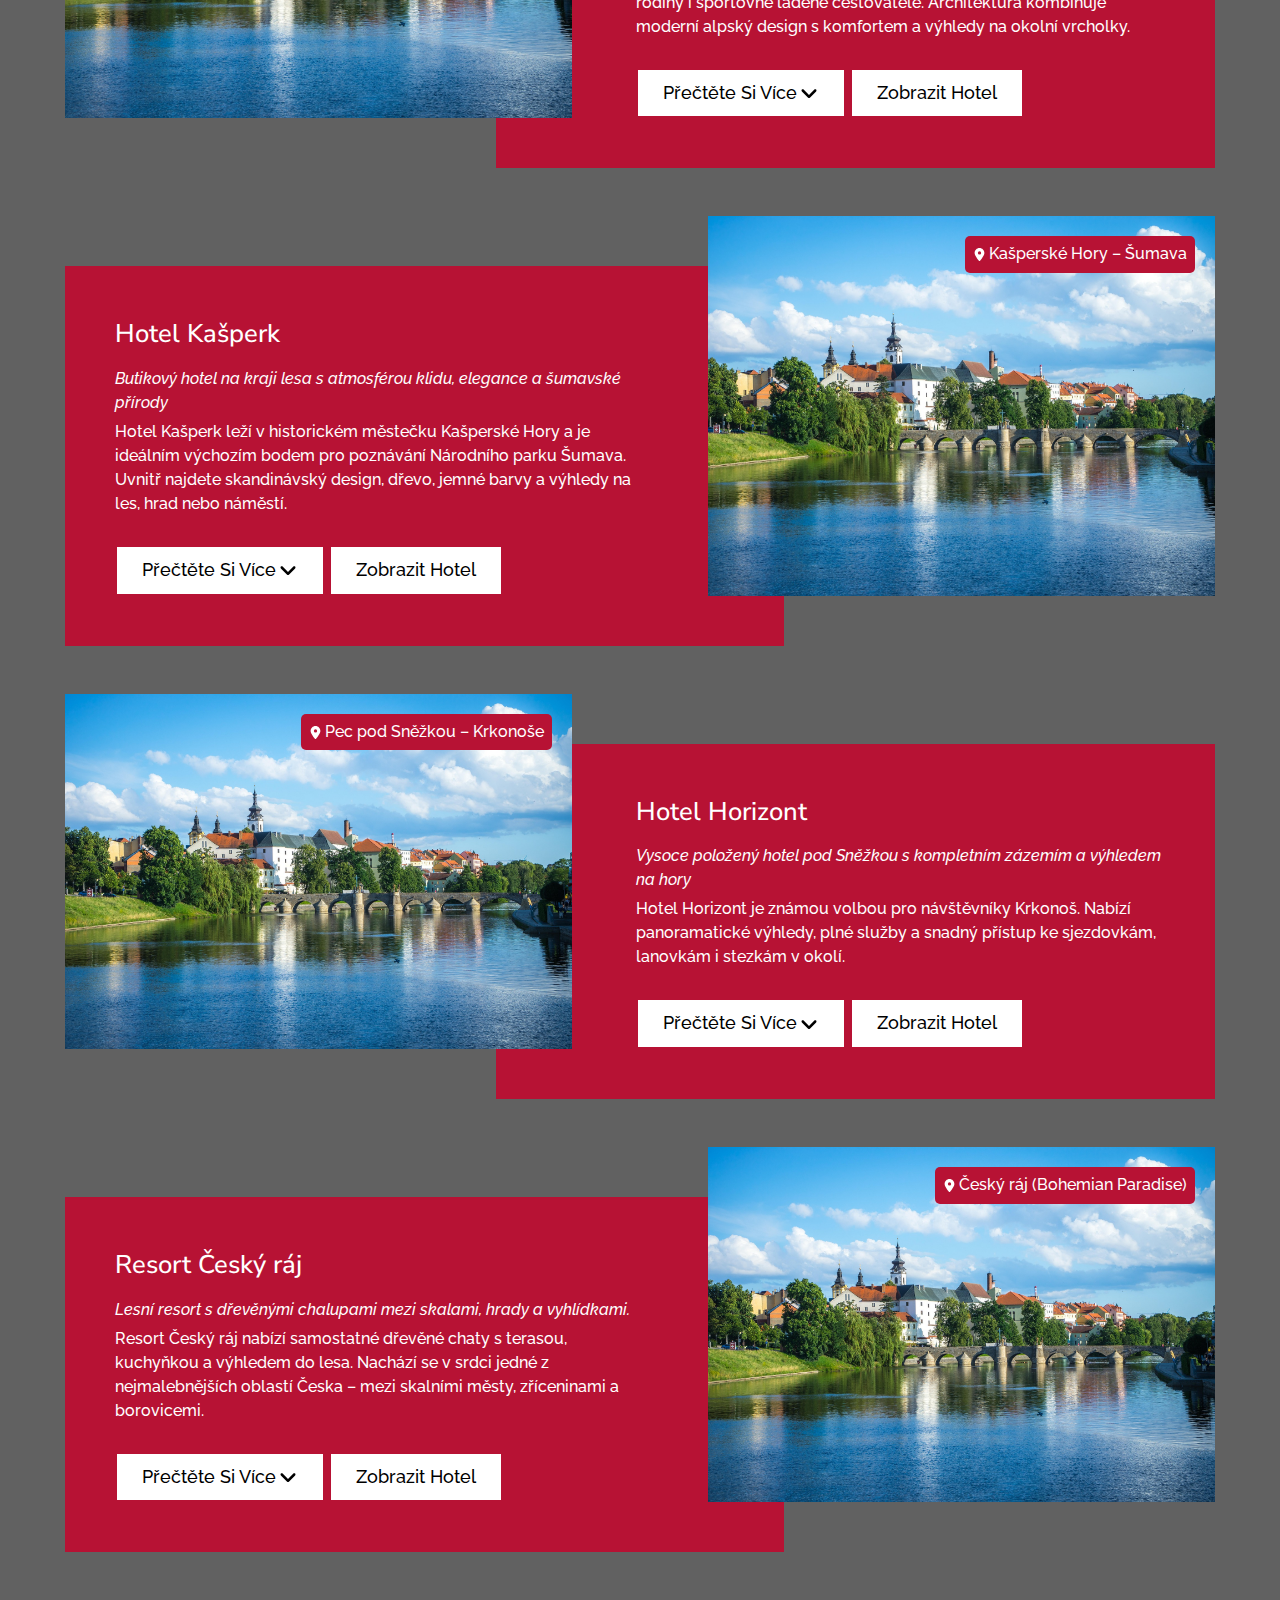
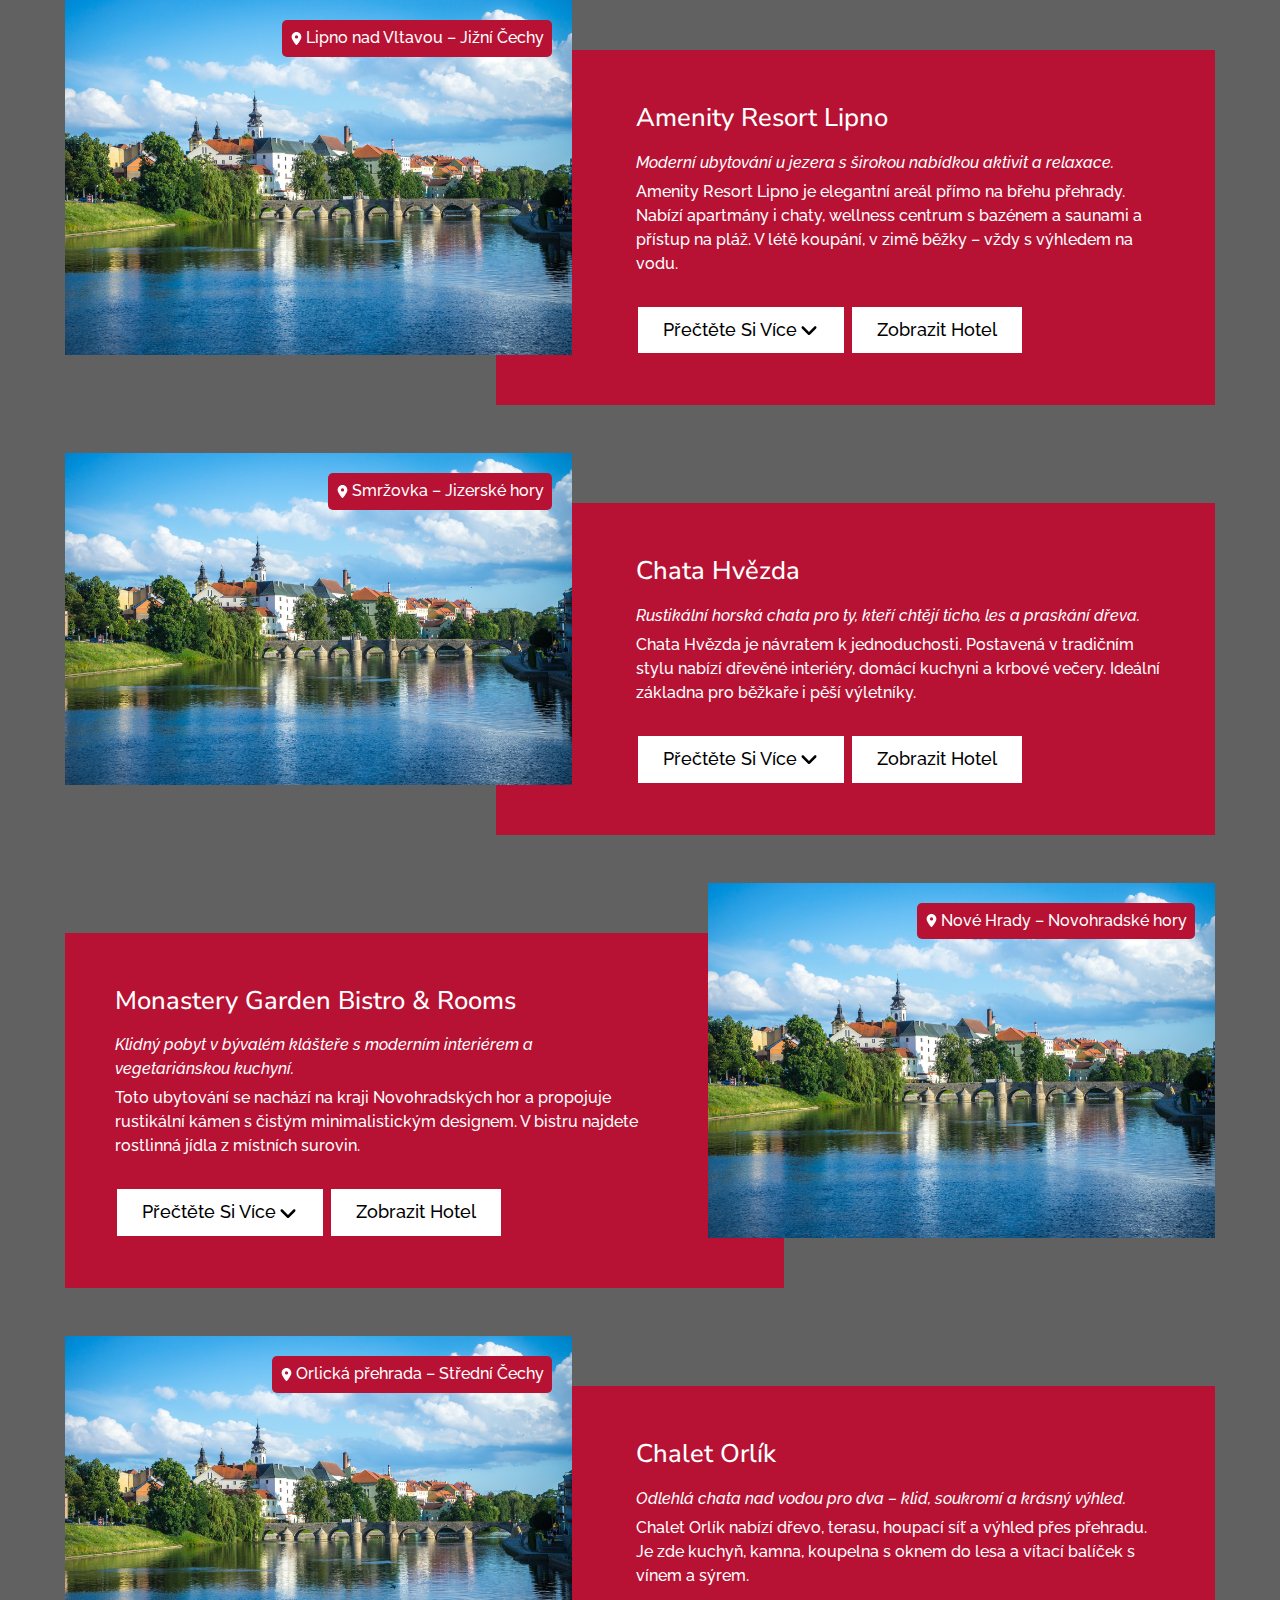
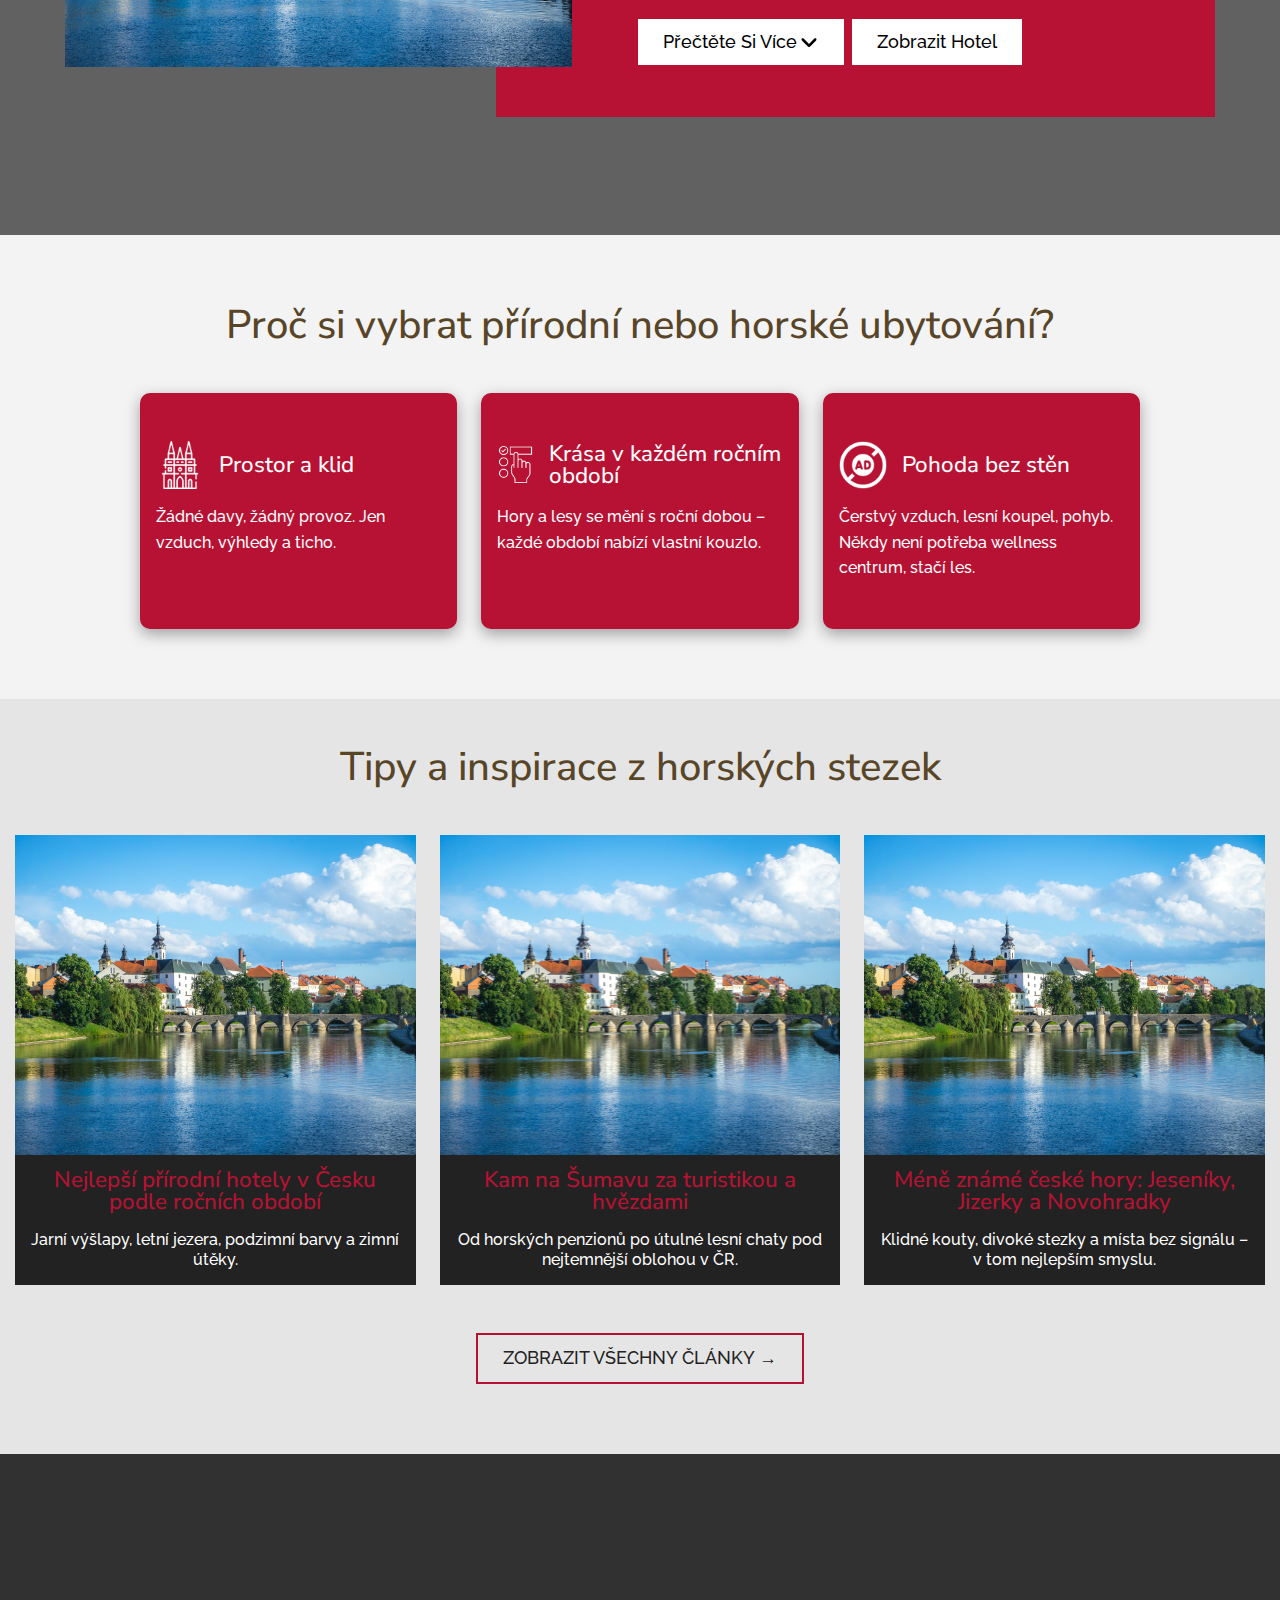
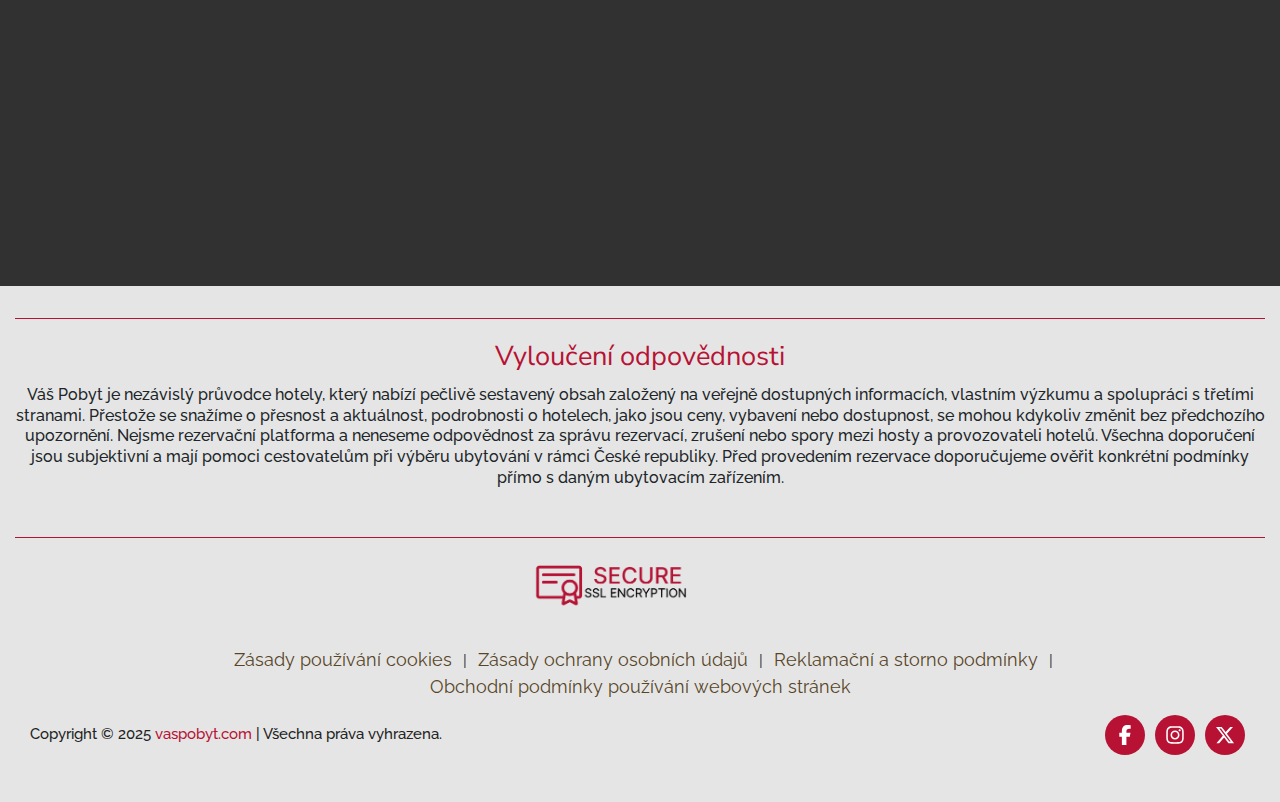
<file: nature-mountain-refuge.html>
<html lang="cs">

<head>
    <meta charset="UTF-8">
    <meta name="viewport" content="width=device-width, initial-scale=1.0">
    <meta name="robots" content="index, follow">
    <link rel="stylesheet" href="assets/css/bootstrap.css">
    <link rel="stylesheet" href="assets/css/aos.css">
    <link rel="stylesheet" href="assets/css/style.css">
    <link rel="stylesheet" href="assets/css/responsive.css">
    <link rel="icon" type="image/x-icon" href="./assets/images/favicon.ico">
    <title>Příroda A Horské Útěky</title>
</head>

<body>
    <!-- Header  Start -->
    <header class="main-header">
        <div class="container">
            <nav class="site-nav">
                <div class="logo-wrapper">
                    <a href="./" class="logo-link"></a>
                </div>
                <div class="toggle-button"></div>
                <div class="nav-drawer">
                    <ul>
                        <li><a href="./">Domov</a></li>
                        <li><a href="spa-wellness-hotels">Lázeňské a wellness hotely</a></li>
                        <li><a href="castle-historic-hotels">Zámecké a historické hotely</a></li>
                        <li class="nav-active"><a href="nature-mountain-refuge">Přírodní a horská útočiště</a></li>
                        <li><a href="romatic-stays">Romantické pobyty</a></li>
                        <li><a href="boutique-design-hotels">Boutique & design hotely</a></li>
                        <li><a href="blogposts">Blogové Příspěvky</a></li>
                        <li><a href="about-project">O projektu</a></li>
                        <li><a href="contact-us">Kontaktujte nás</a></li>
                    </ul>
                    <div class="close-btn"></div>
                </div>
            </nav>
        </div>
    </header>
    <!-- Header End -->

    <!-- Banner  Start -->
    <section class="common_banner hotels" style="background-image: url(./assets/images/home_after_banner.jpg);">
        <div class="container">
            <div class="common__title text-center">
                <h1>
                    Příroda A Horské Útěky
                </h1>
            </div>
        </div>
    </section>
    <!-- Banner  End-->

    <!-- After Banner Section Start -->
    <section class="img_text-section py-7 aoshide">
        <div class="container">
            <div class="row align-center">
                <div class="col-lg-7">
                    <div class="img_text-images">
                        <div class="img_text-main aos-init aos-animate" data-aos="fade-right" data-aos-duration="1500"
                            style="background-image: url(assets/images/home_after_banner.jpg);"></div>
                        <div class="img_text-overlay"
                            style="background-image: url(assets/images/home_after_banner2.jpg);"></div>
                    </div>
                </div>

                <div class="col-lg-5">
                    <div class="img_text-content aos-init aos-animate" data-aos="fade-left" data-aos-duration="1500">
                        <h3 class="mb-4">
                            Přírodní a horská ubytování v České republice
                        </h3>
                        <p class="img_text">
                            Lesy, hory, řeky, ticho. Tato pečlivě vybraná přírodní a horská ubytování jsou určena pro
                            ty,
                            kteří chtějí vypnout, zpomalit a znovu se spojit s krajinou. Ať už hledáte roubenku v
                            Beskydech, rodinný penzion na Šumavě nebo stylové útočiště v Českém ráji, tady najdete
                            místa, která vás vrátí k podstatnému.
                        </p>
                    </div>
                </div>
            </div>
        </div>
    </section>
    <!-- After Banner Section Start -->

    <!-- Hotels Cards Section Start -->
    <section class="hotel_cards_sec aoshide bg_dark py-7"
        style="background-image: url(assets/images/hotels_sec_bg.jpg);">
        <div class="container">
            <div class="hotel_cards_wrap">

                <div class="hotel_cards mb-5">
                    <div class="row">
                        <div class="col-lg-5 img_prt">
                            <div class="hotels_card_img_outer">
                                <div class="hotels_card_img"
                                    style="background-image: url(assets/images/home_after_banner.jpg);">
                                </div>
                                <div class="hotels_loc_tag">
                                    <p>
                                        <svg xmlns="http://www.w3.org/2000/svg" viewBox="0 0 384 512" fill="#fff">
                                            <path
                                                d="M215.7 499.2C267 435 384 279.4 384 192C384 86 298 0 192 0S0 86 0 192c0 87.4 117 243 168.3 307.2c12.3 15.3 35.1 15.3 47.4 0zM192 128a64 64 0 1 1 0 128 64 64 0 1 1 0-128z" />
                                        </svg> Malá Morávka – Jeseníky
                                    </p>
                                </div>
                            </div>
                        </div>
                        <div class="col-lg-7">
                            <div class="hotels_card_content">
                                <h2>
                                    Horský Hotel Kopřivná
                                </h2>
                                <p class="italic_text">
                                    Moderní alpský resort propojující relaxaci a aktivní pobyt v srdci Jeseníků.
                                </p>
                                <p>
                                    Horský Hotel Kopřivná přináší kompletní zážitek z hor – v každém ročním období. Leží
                                    přímo u lesa a sjezdovky a je ideální pro páry, rodiny i sportovně laděné
                                    cestovatele.
                                    Architektura kombinuje moderní alpský design s komfortem a výhledy na okolní
                                    vrcholky.
                                </p>
                                <div class="hidden_content">
                                    <p>
                                        V zimě nabídne přímý přístup na svah, v létě vyjížďky na kole, túry a lesní
                                        vzduch. Wellness
                                        zóna zahrnuje venkovní vířivky, panoramatické sauny i posilovnu. Po aktivním dni
                                        můžete
                                        relaxovat u vína v lounge nebo si užít výhled z balkonu svého pokoje.
                                    </p>
                                    <ul>
                                        <li>
                                            <p>
                                                <svg xmlns="http://www.w3.org/2000/svg" viewBox="0 0 448 512"
                                                    fill="#fff">
                                                    <path
                                                        d="M438.6 278.6c12.5-12.5 12.5-32.8 0-45.3l-160-160c-12.5-12.5-32.8-12.5-45.3 0s-12.5 32.8 0 45.3L338.8 224 32 224c-17.7 0-32 14.3-32 32s14.3 32 32 32l306.7 0L233.4 393.4c-12.5 12.5-12.5 32.8 0 45.3s32.8 12.5 45.3 0l160-160z" />
                                                </svg> Venkovní wellness s vířivkami a saunami
                                            </p>
                                        </li>
                                        <li>
                                            <p>
                                                <svg xmlns="http://www.w3.org/2000/svg" viewBox="0 0 448 512"
                                                    fill="#fff">
                                                    <path
                                                        d="M438.6 278.6c12.5-12.5 12.5-32.8 0-45.3l-160-160c-12.5-12.5-32.8-12.5-45.3 0s-12.5 32.8 0 45.3L338.8 224 32 224c-17.7 0-32 14.3-32 32s14.3 32 32 32l306.7 0L233.4 393.4c-12.5 12.5-12.5 32.8 0 45.3s32.8 12.5 45.3 0l160-160z" />
                                                </svg> Přímý přístup na sjezdovku a cyklotrasy
                                            </p>
                                        </li>
                                        <li>
                                            <p>
                                                <svg xmlns="http://www.w3.org/2000/svg" viewBox="0 0 448 512"
                                                    fill="#fff">
                                                    <path
                                                        d="M438.6 278.6c12.5-12.5 12.5-32.8 0-45.3l-160-160c-12.5-12.5-32.8-12.5-45.3 0s-12.5 32.8 0 45.3L338.8 224 32 224c-17.7 0-32 14.3-32 32s14.3 32 32 32l306.7 0L233.4 393.4c-12.5 12.5-12.5 32.8 0 45.3s32.8 12.5 45.3 0l160-160z" />
                                                </svg> Moderní horský design s výhledy
                                            </p>
                                        </li>
                                        <li>
                                            <p>
                                                <svg xmlns="http://www.w3.org/2000/svg" viewBox="0 0 448 512"
                                                    fill="#fff">
                                                    <path
                                                        d="M438.6 278.6c12.5-12.5 12.5-32.8 0-45.3l-160-160c-12.5-12.5-32.8-12.5-45.3 0s-12.5 32.8 0 45.3L338.8 224 32 224c-17.7 0-32 14.3-32 32s14.3 32 32 32l306.7 0L233.4 393.4c-12.5 12.5-12.5 32.8 0 45.3s32.8 12.5 45.3 0l160-160z" />
                                                </svg> Prostorné pokoje s balkonem
                                            </p>
                                        </li>
                                        <li>
                                            <p>
                                                <svg xmlns="http://www.w3.org/2000/svg" viewBox="0 0 448 512"
                                                    fill="#fff">
                                                    <path
                                                        d="M438.6 278.6c12.5-12.5 12.5-32.8 0-45.3l-160-160c-12.5-12.5-32.8-12.5-45.3 0s-12.5 32.8 0 45.3L338.8 224 32 224c-17.7 0-32 14.3-32 32s14.3 32 32 32l306.7 0L233.4 393.4c-12.5 12.5-12.5 32.8 0 45.3s32.8 12.5 45.3 0l160-160z" />
                                                </svg> Restaurace s lokální kuchyní
                                            </p>
                                        </li>
                                    </ul>
                                </div>
                                <div class="hotel_btns_grp">
                                    <button class="butn read_more_butn hotel_cards_btn subpage-readmore-btn">Přečtěte si
                                        více
                                        <svg xmlns="http://www.w3.org/2000/svg" viewBox="0 0 448 512">
                                            <path
                                                d="M201.4 374.6c12.5 12.5 32.8 12.5 45.3 0l160-160c12.5-12.5 12.5-32.8 0-45.3s-32.8-12.5-45.3 0L224 306.7 86.6 169.4c-12.5-12.5-32.8-12.5-45.3 0s-12.5 32.8 0 45.3l160 160z">
                                            </path>
                                        </svg>
                                    </button>
                                    <a href="https://www.agoda.com/search?pcs=1&cid=-1&hl=cs-cz&checkIn=2025-04-25&checkOut=2025-04-26&adults=1&rooms=1&selectedproperty=916020&city=109857&pslc=1&ds=laxkSMz%2Fv648jYtK"
                                        target="_blank" class="butn hotel_cards_btn mt-4">Zobrazit
                                        hotel</a>
                                </div>
                            </div>
                        </div>
                    </div>
                </div>


                <div class="hotel_cards reverse mb-5">
                    <div class="row flex-row-reverse">
                        <div class="col-lg-5 img_prt">
                            <div class="hotels_card_img_outer">
                                <div class="hotels_card_img"
                                    style="background-image: url(assets/images/home_after_banner.jpg);">
                                </div>
                                <div class="hotels_loc_tag">
                                    <p>
                                        <svg xmlns="http://www.w3.org/2000/svg" viewBox="0 0 384 512" fill="#fff">
                                            <path
                                                d="M215.7 499.2C267 435 384 279.4 384 192C384 86 298 0 192 0S0 86 0 192c0 87.4 117 243 168.3 307.2c12.3 15.3 35.1 15.3 47.4 0zM192 128a64 64 0 1 1 0 128 64 64 0 1 1 0-128z" />
                                        </svg> Kašperské Hory – Šumava
                                    </p>
                                </div>
                            </div>
                        </div>
                        <div class="col-lg-7">
                            <div class="hotels_card_content">
                                <h2>
                                    Hotel Kašperk
                                </h2>
                                <p class="italic_text">
                                    Butikový hotel na kraji lesa s atmosférou klidu, elegance a šumavské přírody
                                </p>
                                <p>
                                    Hotel Kašperk leží v historickém městečku Kašperské Hory a je ideálním výchozím
                                    bodem
                                    pro poznávání Národního parku Šumava. Uvnitř najdete skandinávský design, dřevo,
                                    jemné
                                    barvy a výhledy na les, hrad nebo náměstí.
                                </p>
                                <div class="hidden_content">
                                    <p>
                                        Z hotelu můžete pěšky zamířit na hrad Kašperk nebo do hlubokých lesů Šumavy.
                                        Wellness
                                        část nabízí bazén, finskou saunu a relaxační místnost. Restaurace sází na
                                        jednoduchou, ale
                                        poctivou šumavskou kuchyni.
                                    </p>
                                    <ul>
                                        <li>
                                            <p>
                                                <svg xmlns="http://www.w3.org/2000/svg" viewBox="0 0 448 512"
                                                    fill="#fff">
                                                    <path
                                                        d="M438.6 278.6c12.5-12.5 12.5-32.8 0-45.3l-160-160c-12.5-12.5-32.8-12.5-45.3 0s-12.5 32.8 0 45.3L338.8 224 32 224c-17.7 0-32 14.3-32 32s14.3 32 32 32l306.7 0L233.4 393.4c-12.5 12.5-12.5 32.8 0 45.3s32.8 12.5 45.3 0l160-160z" />
                                                </svg> Přímý přístup k trasám v NP Šumava
                                            </p>
                                        </li>
                                        <li>
                                            <p>
                                                <svg xmlns="http://www.w3.org/2000/svg" viewBox="0 0 448 512"
                                                    fill="#fff">
                                                    <path
                                                        d="M438.6 278.6c12.5-12.5 12.5-32.8 0-45.3l-160-160c-12.5-12.5-32.8-12.5-45.3 0s-12.5 32.8 0 45.3L338.8 224 32 224c-17.7 0-32 14.3-32 32s14.3 32 32 32l306.7 0L233.4 393.4c-12.5 12.5-12.5 32.8 0 45.3s32.8 12.5 45.3 0l160-160z" />
                                                </svg> Wellness s bazénem a saunou
                                            </p>
                                        </li>
                                        <li>
                                            <p>
                                                <svg xmlns="http://www.w3.org/2000/svg" viewBox="0 0 448 512"
                                                    fill="#fff">
                                                    <path
                                                        d="M438.6 278.6c12.5-12.5 12.5-32.8 0-45.3l-160-160c-12.5-12.5-32.8-12.5-45.3 0s-12.5 32.8 0 45.3L338.8 224 32 224c-17.7 0-32 14.3-32 32s14.3 32 32 32l306.7 0L233.4 393.4c-12.5 12.5-12.5 32.8 0 45.3s32.8 12.5 45.3 0l160-160z" />
                                                </svg> Minimalistické přírodní interiéry
                                            </p>
                                        </li>
                                        <li>
                                            <p>
                                                <svg xmlns="http://www.w3.org/2000/svg" viewBox="0 0 448 512"
                                                    fill="#fff">
                                                    <path
                                                        d="M438.6 278.6c12.5-12.5 12.5-32.8 0-45.3l-160-160c-12.5-12.5-32.8-12.5-45.3 0s-12.5 32.8 0 45.3L338.8 224 32 224c-17.7 0-32 14.3-32 32s14.3 32 32 32l306.7 0L233.4 393.4c-12.5 12.5-12.5 32.8 0 45.3s32.8 12.5 45.3 0l160-160z" />
                                                </svg> Výhledy na náměstí nebo přírodu
                                            </p>
                                        </li>
                                        <li>
                                            <p>
                                                <svg xmlns="http://www.w3.org/2000/svg" viewBox="0 0 448 512"
                                                    fill="#fff">
                                                    <path
                                                        d="M438.6 278.6c12.5-12.5 12.5-32.8 0-45.3l-160-160c-12.5-12.5-32.8-12.5-45.3 0s-12.5 32.8 0 45.3L338.8 224 32 224c-17.7 0-32 14.3-32 32s14.3 32 32 32l306.7 0L233.4 393.4c-12.5 12.5-12.5 32.8 0 45.3s32.8 12.5 45.3 0l160-160z" />
                                                </svg> Sezónní regionální menu
                                            </p>
                                        </li>
                                    </ul>
                                </div>
                                <div class="hotel_btns_grp">
                                    <button class="butn read_more_butn hotel_cards_btn subpage-readmore-btn">Přečtěte si
                                        více
                                        <svg xmlns="http://www.w3.org/2000/svg" viewBox="0 0 448 512">
                                            <path
                                                d="M201.4 374.6c12.5 12.5 32.8 12.5 45.3 0l160-160c12.5-12.5 12.5-32.8 0-45.3s-32.8-12.5-45.3 0L224 306.7 86.6 169.4c-12.5-12.5-32.8-12.5-45.3 0s-12.5 32.8 0 45.3l160 160z">
                                            </path>
                                        </svg>
                                    </button>
                                    <a href="https://www.agoda.com/search?pcs=1&cid=-1&hl=cs-cz&checkIn=2025-04-25&checkOut=2025-04-26&adults=1&rooms=1&selectedproperty=39898891&city=5692&pslc=1&ds=nAObVe%2FnRJN2v7Ht"
                                        target="_blank" class="butn hotel_cards_btn mt-4">Zobrazit
                                        hotel</a>
                                </div>
                            </div>
                        </div>
                    </div>
                </div>


                <div class="hotel_cards mb-5">
                    <div class="row">
                        <div class="col-lg-5 img_prt">
                            <div class="hotels_card_img_outer">
                                <div class="hotels_card_img"
                                    style="background-image: url(assets/images/home_after_banner.jpg);">
                                </div>
                                <div class="hotels_loc_tag">
                                    <p>
                                        <svg xmlns="http://www.w3.org/2000/svg" viewBox="0 0 384 512" fill="#fff">
                                            <path
                                                d="M215.7 499.2C267 435 384 279.4 384 192C384 86 298 0 192 0S0 86 0 192c0 87.4 117 243 168.3 307.2c12.3 15.3 35.1 15.3 47.4 0zM192 128a64 64 0 1 1 0 128 64 64 0 1 1 0-128z" />
                                        </svg> Pec pod Sněžkou – Krkonoše
                                    </p>
                                </div>
                            </div>
                        </div>
                        <div class="col-lg-7">
                            <div class="hotels_card_content">
                                <h2>
                                    Hotel Horizont
                                </h2>
                                <p class="italic_text">
                                    Vysoce položený hotel pod Sněžkou s kompletním zázemím a výhledem na hory
                                </p>
                                <p>
                                    Hotel Horizont je známou volbou pro návštěvníky Krkonoš. Nabízí panoramatické
                                    výhledy,
                                    plné služby a snadný přístup ke sjezdovkám, lanovkám i stezkám v okolí.
                                </p>
                                <div class="hidden_content">
                                    <p>
                                        Nejvyšší patro nabízí restauraci s výhledem, wellness zahrnuje bazén, fitness,
                                        sauny i
                                        masáže. Vhodné pro páry i rodiny, kteří chtějí klasické horské zázemí s jistotou
                                        pohodlí.
                                    </p>
                                    <ul>
                                        <li>
                                            <p>
                                                <svg xmlns="http://www.w3.org/2000/svg" viewBox="0 0 448 512"
                                                    fill="#fff">
                                                    <path
                                                        d="M438.6 278.6c12.5-12.5 12.5-32.8 0-45.3l-160-160c-12.5-12.5-32.8-12.5-45.3 0s-12.5 32.8 0 45.3L338.8 224 32 224c-17.7 0-32 14.3-32 32s14.3 32 32 32l306.7 0L233.4 393.4c-12.5 12.5-12.5 32.8 0 45.3s32.8 12.5 45.3 0l160-160z" />
                                                </svg> Ideální poloha pro túry i lyže
                                            </p>
                                        </li>
                                        <li>
                                            <p>
                                                <svg xmlns="http://www.w3.org/2000/svg" viewBox="0 0 448 512"
                                                    fill="#fff">
                                                    <path
                                                        d="M438.6 278.6c12.5-12.5 12.5-32.8 0-45.3l-160-160c-12.5-12.5-32.8-12.5-45.3 0s-12.5 32.8 0 45.3L338.8 224 32 224c-17.7 0-32 14.3-32 32s14.3 32 32 32l306.7 0L233.4 393.4c-12.5 12.5-12.5 32.8 0 45.3s32.8 12.5 45.3 0l160-160z" />
                                                </svg> Bazén, fitness a wellness centrum
                                            </p>
                                        </li>
                                        <li>
                                            <p>
                                                <svg xmlns="http://www.w3.org/2000/svg" viewBox="0 0 448 512"
                                                    fill="#fff">
                                                    <path
                                                        d="M438.6 278.6c12.5-12.5 12.5-32.8 0-45.3l-160-160c-12.5-12.5-32.8-12.5-45.3 0s-12.5 32.8 0 45.3L338.8 224 32 224c-17.7 0-32 14.3-32 32s14.3 32 32 32l306.7 0L233.4 393.4c-12.5 12.5-12.5 32.8 0 45.3s32.8 12.5 45.3 0l160-160z" />
                                                </svg> Restaurace s panoramatickým výhledem
                                            </p>
                                        </li>
                                        <li>
                                            <p>
                                                <svg xmlns="http://www.w3.org/2000/svg" viewBox="0 0 448 512"
                                                    fill="#fff">
                                                    <path
                                                        d="M438.6 278.6c12.5-12.5 12.5-32.8 0-45.3l-160-160c-12.5-12.5-32.8-12.5-45.3 0s-12.5 32.8 0 45.3L338.8 224 32 224c-17.7 0-32 14.3-32 32s14.3 32 32 32l306.7 0L233.4 393.4c-12.5 12.5-12.5 32.8 0 45.3s32.8 12.5 45.3 0l160-160z" />
                                                </svg> Vhodné pro celoroční pobyty
                                            </p>
                                        </li>
                                        <li>
                                            <p>
                                                <svg xmlns="http://www.w3.org/2000/svg" viewBox="0 0 448 512"
                                                    fill="#fff">
                                                    <path
                                                        d="M438.6 278.6c12.5-12.5 12.5-32.8 0-45.3l-160-160c-12.5-12.5-32.8-12.5-45.3 0s-12.5 32.8 0 45.3L338.8 224 32 224c-17.7 0-32 14.3-32 32s14.3 32 32 32l306.7 0L233.4 393.4c-12.5 12.5-12.5 32.8 0 45.3s32.8 12.5 45.3 0l160-160z" />
                                                </svg> Snadný přístup ke stezkám i lanovce
                                            </p>
                                        </li>
                                    </ul>
                                </div>
                                <div class="hotel_btns_grp">
                                    <button class="butn read_more_butn hotel_cards_btn subpage-readmore-btn">Přečtěte si
                                        více
                                        <svg xmlns="http://www.w3.org/2000/svg" viewBox="0 0 448 512">
                                            <path
                                                d="M201.4 374.6c12.5 12.5 32.8 12.5 45.3 0l160-160c12.5-12.5 12.5-32.8 0-45.3s-32.8-12.5-45.3 0L224 306.7 86.6 169.4c-12.5-12.5-32.8-12.5-45.3 0s-12.5 32.8 0 45.3l160 160z">
                                            </path>
                                        </svg>
                                    </button>
                                    <a href="https://www.agoda.com/search?pcs=1&cid=-1&hl=cs-cz&checkIn=2025-04-25&checkOut=2025-04-26&adults=1&rooms=1&selectedproperty=131073&city=67508&pslc=1&ds=jZY2ImQlN8ytfQCs"
                                        target="_blank" class="butn hotel_cards_btn mt-4">Zobrazit
                                        hotel</a>
                                </div>
                            </div>
                        </div>
                    </div>
                </div>


                <div class="hotel_cards reverse mb-5">
                    <div class="row flex-row-reverse">
                        <div class="col-lg-5 img_prt">
                            <div class="hotels_card_img_outer">
                                <div class="hotels_card_img"
                                    style="background-image: url(assets/images/home_after_banner.jpg);">
                                </div>
                                <div class="hotels_loc_tag">
                                    <p>
                                        <svg xmlns="http://www.w3.org/2000/svg" viewBox="0 0 384 512" fill="#fff">
                                            <path
                                                d="M215.7 499.2C267 435 384 279.4 384 192C384 86 298 0 192 0S0 86 0 192c0 87.4 117 243 168.3 307.2c12.3 15.3 35.1 15.3 47.4 0zM192 128a64 64 0 1 1 0 128 64 64 0 1 1 0-128z" />
                                        </svg> Český ráj (Bohemian Paradise)
                                    </p>
                                </div>
                            </div>
                        </div>
                        <div class="col-lg-7">
                            <div class="hotels_card_content">
                                <h2>
                                    Resort Český ráj
                                </h2>
                                <p class="italic_text">
                                    Lesní resort s dřevěnými chalupami mezi skalami, hrady a vyhlídkami.
                                </p>
                                <p>
                                    Resort Český ráj nabízí samostatné dřevěné chaty s terasou, kuchyňkou a výhledem do
                                    lesa. Nachází se v srdci jedné z nejmalebnějších oblastí Česka – mezi skalními
                                    městy,
                                    zříceninami a borovicemi.
                                </p>
                                <div class="hidden_content">
                                    <p>
                                        Každá chata poskytuje soukromí i pohodlí. Součástí resortu je wellness domek s
                                        vířivkou a
                                        saunou, možnost snídaně do košíku a snadný přístup ke stezkám.
                                    </p>
                                    <ul>
                                        <li>
                                            <p>
                                                <svg xmlns="http://www.w3.org/2000/svg" viewBox="0 0 448 512"
                                                    fill="#fff">
                                                    <path
                                                        d="M438.6 278.6c12.5-12.5 12.5-32.8 0-45.3l-160-160c-12.5-12.5-32.8-12.5-45.3 0s-12.5 32.8 0 45.3L338.8 224 32 224c-17.7 0-32 14.3-32 32s14.3 32 32 32l306.7 0L233.4 393.4c-12.5 12.5-12.5 32.8 0 45.3s32.8 12.5 45.3 0l160-160z" />
                                                </svg> Samostatné chaty s kuchyňkou a terasou
                                            </p>
                                        </li>
                                        <li>
                                            <p>
                                                <svg xmlns="http://www.w3.org/2000/svg" viewBox="0 0 448 512"
                                                    fill="#fff">
                                                    <path
                                                        d="M438.6 278.6c12.5-12.5 12.5-32.8 0-45.3l-160-160c-12.5-12.5-32.8-12.5-45.3 0s-12.5 32.8 0 45.3L338.8 224 32 224c-17.7 0-32 14.3-32 32s14.3 32 32 32l306.7 0L233.4 393.4c-12.5 12.5-12.5 32.8 0 45.3s32.8 12.5 45.3 0l160-160z" />
                                                </svg> Wellness s vířivkou a saunou
                                            </p>
                                        </li>
                                        <li>
                                            <p>
                                                <svg xmlns="http://www.w3.org/2000/svg" viewBox="0 0 448 512"
                                                    fill="#fff">
                                                    <path
                                                        d="M438.6 278.6c12.5-12.5 12.5-32.8 0-45.3l-160-160c-12.5-12.5-32.8-12.5-45.3 0s-12.5 32.8 0 45.3L338.8 224 32 224c-17.7 0-32 14.3-32 32s14.3 32 32 32l306.7 0L233.4 393.4c-12.5 12.5-12.5 32.8 0 45.3s32.8 12.5 45.3 0l160-160z" />
                                                </svg> Klidná lokalita v Českém ráji
                                            </p>
                                        </li>
                                        <li>
                                            <p>
                                                <svg xmlns="http://www.w3.org/2000/svg" viewBox="0 0 448 512"
                                                    fill="#fff">
                                                    <path
                                                        d="M438.6 278.6c12.5-12.5 12.5-32.8 0-45.3l-160-160c-12.5-12.5-32.8-12.5-45.3 0s-12.5 32.8 0 45.3L338.8 224 32 224c-17.7 0-32 14.3-32 32s14.3 32 32 32l306.7 0L233.4 393.4c-12.5 12.5-12.5 32.8 0 45.3s32.8 12.5 45.3 0l160-160z" />
                                                </svg> Přístup k vyhlídkám a trasám
                                            </p>
                                        </li>
                                        <li>
                                            <p>
                                                <svg xmlns="http://www.w3.org/2000/svg" viewBox="0 0 448 512"
                                                    fill="#fff">
                                                    <path
                                                        d="M438.6 278.6c12.5-12.5 12.5-32.8 0-45.3l-160-160c-12.5-12.5-32.8-12.5-45.3 0s-12.5 32.8 0 45.3L338.8 224 32 224c-17.7 0-32 14.3-32 32s14.3 32 32 32l306.7 0L233.4 393.4c-12.5 12.5-12.5 32.8 0 45.3s32.8 12.5 45.3 0l160-160z" />
                                                </svg> Snídaňový koš na přání
                                            </p>
                                        </li>
                                    </ul>
                                </div>
                                <div class="hotel_btns_grp">
                                    <button class="butn read_more_butn hotel_cards_btn subpage-readmore-btn">Přečtěte si
                                        více
                                        <svg xmlns="http://www.w3.org/2000/svg" viewBox="0 0 448 512">
                                            <path
                                                d="M201.4 374.6c12.5 12.5 32.8 12.5 45.3 0l160-160c12.5-12.5 12.5-32.8 0-45.3s-32.8-12.5-45.3 0L224 306.7 86.6 169.4c-12.5-12.5-32.8-12.5-45.3 0s-12.5 32.8 0 45.3l160 160z">
                                            </path>
                                        </svg>
                                    </button>
                                    <a href="https://www.agoda.com/search?pcs=1&cid=-1&hl=cs-cz&checkIn=2025-04-25&checkOut=2025-04-26&adults=1&rooms=1&selectedproperty=7553446&city=727827&pslc=1&ds=qpTY6cilGcYmpSDw"
                                        target="_blank" class="butn hotel_cards_btn mt-4">Zobrazit
                                        hotel</a>
                                </div>
                            </div>
                        </div>
                    </div>
                </div>


                <div class="hotel_cards  mb-5">
                    <div class="row">
                        <div class="col-lg-5 img_prt">
                            <div class="hotels_card_img_outer">
                                <div class="hotels_card_img"
                                    style="background-image: url(assets/images/home_after_banner.jpg);">
                                </div>
                                <div class="hotels_loc_tag">
                                    <p>
                                        <svg xmlns="http://www.w3.org/2000/svg" viewBox="0 0 384 512" fill="#fff">
                                            <path
                                                d="M215.7 499.2C267 435 384 279.4 384 192C384 86 298 0 192 0S0 86 0 192c0 87.4 117 243 168.3 307.2c12.3 15.3 35.1 15.3 47.4 0zM192 128a64 64 0 1 1 0 128 64 64 0 1 1 0-128z" />
                                        </svg> Lipno nad Vltavou – Jižní Čechy
                                    </p>
                                </div>
                            </div>
                        </div>
                        <div class="col-lg-7">
                            <div class="hotels_card_content">
                                <h2>
                                    Amenity Resort Lipno
                                </h2>
                                <p class="italic_text">
                                    Moderní ubytování u jezera s širokou nabídkou aktivit a relaxace.
                                </p>
                                <p>
                                    Amenity Resort Lipno je elegantní areál přímo na břehu přehrady. Nabízí apartmány i
                                    chaty,
                                    wellness centrum s bazénem a saunami a přístup na pláž. V létě koupání, v zimě běžky
                                    –
                                    vždy s výhledem na vodu.
                                </p>
                                <div class="hidden_content">
                                    <p>
                                        Restaurace podává sezónní jídla z regionálních surovin. Kousek je i Stezka
                                        korunami
                                        stromů nebo lanovka.
                                    </p>
                                    <ul>
                                        <li>
                                            <p>
                                                <svg xmlns="http://www.w3.org/2000/svg" viewBox="0 0 448 512"
                                                    fill="#fff">
                                                    <path
                                                        d="M438.6 278.6c12.5-12.5 12.5-32.8 0-45.3l-160-160c-12.5-12.5-32.8-12.5-45.3 0s-12.5 32.8 0 45.3L338.8 224 32 224c-17.7 0-32 14.3-32 32s14.3 32 32 32l306.7 0L233.4 393.4c-12.5 12.5-12.5 32.8 0 45.3s32.8 12.5 45.3 0l160-160z" />
                                                </svg> Přístup k jezeru a soukromé pláži
                                            </p>
                                        </li>
                                        <li>
                                            <p>
                                                <svg xmlns="http://www.w3.org/2000/svg" viewBox="0 0 448 512"
                                                    fill="#fff">
                                                    <path
                                                        d="M438.6 278.6c12.5-12.5 12.5-32.8 0-45.3l-160-160c-12.5-12.5-32.8-12.5-45.3 0s-12.5 32.8 0 45.3L338.8 224 32 224c-17.7 0-32 14.3-32 32s14.3 32 32 32l306.7 0L233.4 393.4c-12.5 12.5-12.5 32.8 0 45.3s32.8 12.5 45.3 0l160-160z" />
                                                </svg> Wellness s bazénem a saunou s výhledem
                                            </p>
                                        </li>
                                        <li>
                                            <p>
                                                <svg xmlns="http://www.w3.org/2000/svg" viewBox="0 0 448 512"
                                                    fill="#fff">
                                                    <path
                                                        d="M438.6 278.6c12.5-12.5 12.5-32.8 0-45.3l-160-160c-12.5-12.5-32.8-12.5-45.3 0s-12.5 32.8 0 45.3L338.8 224 32 224c-17.7 0-32 14.3-32 32s14.3 32 32 32l306.7 0L233.4 393.4c-12.5 12.5-12.5 32.8 0 45.3s32.8 12.5 45.3 0l160-160z" />
                                                </svg> Apartmány a chaty pro různé typy pobytů
                                            </p>
                                        </li>
                                        <li>
                                            <p>
                                                <svg xmlns="http://www.w3.org/2000/svg" viewBox="0 0 448 512"
                                                    fill="#fff">
                                                    <path
                                                        d="M438.6 278.6c12.5-12.5 12.5-32.8 0-45.3l-160-160c-12.5-12.5-32.8-12.5-45.3 0s-12.5 32.8 0 45.3L338.8 224 32 224c-17.7 0-32 14.3-32 32s14.3 32 32 32l306.7 0L233.4 393.4c-12.5 12.5-12.5 32.8 0 45.3s32.8 12.5 45.3 0l160-160z" />
                                                </svg> Ideální celoročně
                                            </p>
                                        </li>
                                        <li>
                                            <p>
                                                <svg xmlns="http://www.w3.org/2000/svg" viewBox="0 0 448 512"
                                                    fill="#fff">
                                                    <path
                                                        d="M438.6 278.6c12.5-12.5 12.5-32.8 0-45.3l-160-160c-12.5-12.5-32.8-12.5-45.3 0s-12.5 32.8 0 45.3L338.8 224 32 224c-17.7 0-32 14.3-32 32s14.3 32 32 32l306.7 0L233.4 393.4c-12.5 12.5-12.5 32.8 0 45.3s32.8 12.5 45.3 0l160-160z" />
                                                </svg> Blízko Stezky korunami stromů
                                            </p>
                                        </li>
                                    </ul>
                                </div>
                                <div class="hotel_btns_grp">
                                    <button class="butn read_more_butn hotel_cards_btn subpage-readmore-btn">Přečtěte si
                                        více
                                        <svg xmlns="http://www.w3.org/2000/svg" viewBox="0 0 448 512">
                                            <path
                                                d="M201.4 374.6c12.5 12.5 32.8 12.5 45.3 0l160-160c12.5-12.5 12.5-32.8 0-45.3s-32.8-12.5-45.3 0L224 306.7 86.6 169.4c-12.5-12.5-32.8-12.5-45.3 0s-12.5 32.8 0 45.3l160 160z">
                                            </path>
                                        </svg>
                                    </button>
                                    <a href="https://www.agoda.com/search?pcs=1&cid=-1&hl=cs-cz&checkIn=2025-04-25&checkOut=2025-04-26&adults=1&rooms=1&selectedproperty=742502&city=67494&pslc=1&ds=lcT7oQb%2FQO3fjdhz"
                                        target="_blank" class="butn hotel_cards_btn mt-4">Zobrazit
                                        hotel</a>
                                </div>
                            </div>
                        </div>
                    </div>
                </div>

                <div class="hotel_cards  mb-5">
                    <div class="row">
                        <div class="col-lg-5 img_prt">
                            <div class="hotels_card_img_outer">
                                <div class="hotels_card_img"
                                    style="background-image: url(assets/images/home_after_banner.jpg);">
                                </div>
                                <div class="hotels_loc_tag">
                                    <p>
                                        <svg xmlns="http://www.w3.org/2000/svg" viewBox="0 0 384 512" fill="#fff">
                                            <path
                                                d="M215.7 499.2C267 435 384 279.4 384 192C384 86 298 0 192 0S0 86 0 192c0 87.4 117 243 168.3 307.2c12.3 15.3 35.1 15.3 47.4 0zM192 128a64 64 0 1 1 0 128 64 64 0 1 1 0-128z" />
                                        </svg> Smržovka – Jizerské hory
                                    </p>
                                </div>
                            </div>
                        </div>
                        <div class="col-lg-7">
                            <div class="hotels_card_content">
                                <h2>
                                    Chata Hvězda
                                </h2>
                                <p class="italic_text">
                                    Rustikální horská chata pro ty, kteří chtějí ticho, les a praskání dřeva.
                                </p>
                                <p>
                                    Chata Hvězda je návratem k jednoduchosti. Postavená v tradičním stylu nabízí dřevěné
                                    interiéry, domácí kuchyni a krbové večery. Ideální základna pro běžkaře i pěší
                                    výletníky.
                                </p>
                                <div class="hidden_content">
                                    <p>
                                        Po dni venku se vrátíte do vůně polévky, ticha lesa a sauny, která čeká jen na
                                        vás.
                                    </p>
                                    <ul>
                                        <li>
                                            <p>
                                                <svg xmlns="http://www.w3.org/2000/svg" viewBox="0 0 448 512"
                                                    fill="#fff">
                                                    <path
                                                        d="M438.6 278.6c12.5-12.5 12.5-32.8 0-45.3l-160-160c-12.5-12.5-32.8-12.5-45.3 0s-12.5 32.8 0 45.3L338.8 224 32 224c-17.7 0-32 14.3-32 32s14.3 32 32 32l306.7 0L233.4 393.4c-12.5 12.5-12.5 32.8 0 45.3s32.8 12.5 45.3 0l160-160z" />
                                                </svg> Tradiční atmosféra jizerské chaty
                                            </p>
                                        </li>
                                        <li>
                                            <p>
                                                <svg xmlns="http://www.w3.org/2000/svg" viewBox="0 0 448 512"
                                                    fill="#fff">
                                                    <path
                                                        d="M438.6 278.6c12.5-12.5 12.5-32.8 0-45.3l-160-160c-12.5-12.5-32.8-12.5-45.3 0s-12.5 32.8 0 45.3L338.8 224 32 224c-17.7 0-32 14.3-32 32s14.3 32 32 32l306.7 0L233.4 393.4c-12.5 12.5-12.5 32.8 0 45.3s32.8 12.5 45.3 0l160-160z" />
                                                </svg> Přímý přístup na běžkařské trasy
                                            </p>
                                        </li>
                                        <li>
                                            <p>
                                                <svg xmlns="http://www.w3.org/2000/svg" viewBox="0 0 448 512"
                                                    fill="#fff">
                                                    <path
                                                        d="M438.6 278.6c12.5-12.5 12.5-32.8 0-45.3l-160-160c-12.5-12.5-32.8-12.5-45.3 0s-12.5 32.8 0 45.3L338.8 224 32 224c-17.7 0-32 14.3-32 32s14.3 32 32 32l306.7 0L233.4 393.4c-12.5 12.5-12.5 32.8 0 45.3s32.8 12.5 45.3 0l160-160z" />
                                                </svg> Domácí jídlo a klidné posezení u krbu
                                            </p>
                                        </li>
                                        <li>
                                            <p>
                                                <svg xmlns="http://www.w3.org/2000/svg" viewBox="0 0 448 512"
                                                    fill="#fff">
                                                    <path
                                                        d="M438.6 278.6c12.5-12.5 12.5-32.8 0-45.3l-160-160c-12.5-12.5-32.8-12.5-45.3 0s-12.5 32.8 0 45.3L338.8 224 32 224c-17.7 0-32 14.3-32 32s14.3 32 32 32l306.7 0L233.4 393.4c-12.5 12.5-12.5 32.8 0 45.3s32.8 12.5 45.3 0l160-160z" />
                                                </svg> Možnost soukromé sauny
                                            </p>
                                        </li>
                                        <li>
                                            <p>
                                                <svg xmlns="http://www.w3.org/2000/svg" viewBox="0 0 448 512"
                                                    fill="#fff">
                                                    <path
                                                        d="M438.6 278.6c12.5-12.5 12.5-32.8 0-45.3l-160-160c-12.5-12.5-32.8-12.5-45.3 0s-12.5 32.8 0 45.3L338.8 224 32 224c-17.7 0-32 14.3-32 32s14.3 32 32 32l306.7 0L233.4 393.4c-12.5 12.5-12.5 32.8 0 45.3s32.8 12.5 45.3 0l160-160z" />
                                                </svg> Ideální pro páry a samostatné cestovatele
                                            </p>
                                        </li>
                                    </ul>
                                </div>
                                <div class="hotel_btns_grp">
                                    <button class="butn read_more_butn hotel_cards_btn subpage-readmore-btn">Přečtěte si
                                        více
                                        <svg xmlns="http://www.w3.org/2000/svg" viewBox="0 0 448 512">
                                            <path
                                                d="M201.4 374.6c12.5 12.5 32.8 12.5 45.3 0l160-160c12.5-12.5 12.5-32.8 0-45.3s-32.8-12.5-45.3 0L224 306.7 86.6 169.4c-12.5-12.5-32.8-12.5-45.3 0s-12.5 32.8 0 45.3l160 160z">
                                            </path>
                                        </svg>
                                    </button>
                                    <a href="https://www.agoda.com/search?pcs=1&cid=-1&hl=cs-cz&checkIn=2025-04-25&checkOut=2025-04-26&adults=1&rooms=1&selectedproperty=757555&city=67494&pslc=1&ds=VqNYvt9gNwYSfvfz"
                                        target="_blank" class="butn hotel_cards_btn mt-4">Zobrazit
                                        hotel</a>
                                </div>
                            </div>
                        </div>
                    </div>
                </div>

                <div class="hotel_cards reverse  mb-5">
                    <div class="row flex-row-reverse">
                        <div class="col-lg-5 img_prt">
                            <div class="hotels_card_img_outer">
                                <div class="hotels_card_img"
                                    style="background-image: url(assets/images/home_after_banner.jpg);">
                                </div>
                                <div class="hotels_loc_tag">
                                    <p>
                                        <svg xmlns="http://www.w3.org/2000/svg" viewBox="0 0 384 512" fill="#fff">
                                            <path
                                                d="M215.7 499.2C267 435 384 279.4 384 192C384 86 298 0 192 0S0 86 0 192c0 87.4 117 243 168.3 307.2c12.3 15.3 35.1 15.3 47.4 0zM192 128a64 64 0 1 1 0 128 64 64 0 1 1 0-128z" />
                                        </svg> Nové Hrady – Novohradské hory
                                    </p>
                                </div>
                            </div>
                        </div>
                        <div class="col-lg-7">
                            <div class="hotels_card_content">
                                <h2>
                                    Monastery Garden Bistro & Rooms
                                </h2>
                                <p class="italic_text">
                                    Klidný pobyt v bývalém klášteře s moderním interiérem a vegetariánskou kuchyní.
                                </p>
                                <p>
                                    Toto ubytování se nachází na kraji Novohradských hor a propojuje rustikální kámen s
                                    čistým
                                    minimalistickým designem. V bistru najdete rostlinná jídla z místních surovin.
                                </p>
                                <div class="hidden_content">
                                    <p>
                                        Je to místo stvořené pro ty, kteří hledají ticho, jednoduchost a pomalý rytmus.
                                    </p>
                                    <ul>
                                        <li>
                                            <p>
                                                <svg xmlns="http://www.w3.org/2000/svg" viewBox="0 0 448 512"
                                                    fill="#fff">
                                                    <path
                                                        d="M438.6 278.6c12.5-12.5 12.5-32.8 0-45.3l-160-160c-12.5-12.5-32.8-12.5-45.3 0s-12.5 32.8 0 45.3L338.8 224 32 224c-17.7 0-32 14.3-32 32s14.3 32 32 32l306.7 0L233.4 393.4c-12.5 12.5-12.5 32.8 0 45.3s32.8 12.5 45.3 0l160-160z" />
                                                </svg> Historická budova v přírodě
                                            </p>
                                        </li>
                                        <li>
                                            <p>
                                                <svg xmlns="http://www.w3.org/2000/svg" viewBox="0 0 448 512"
                                                    fill="#fff">
                                                    <path
                                                        d="M438.6 278.6c12.5-12.5 12.5-32.8 0-45.3l-160-160c-12.5-12.5-32.8-12.5-45.3 0s-12.5 32.8 0 45.3L338.8 224 32 224c-17.7 0-32 14.3-32 32s14.3 32 32 32l306.7 0L233.4 393.4c-12.5 12.5-12.5 32.8 0 45.3s32.8 12.5 45.3 0l160-160z" />
                                                </svg> Vegetariánské bistro na místě
                                            </p>
                                        </li>
                                        <li>
                                            <p>
                                                <svg xmlns="http://www.w3.org/2000/svg" viewBox="0 0 448 512"
                                                    fill="#fff">
                                                    <path
                                                        d="M438.6 278.6c12.5-12.5 12.5-32.8 0-45.3l-160-160c-12.5-12.5-32.8-12.5-45.3 0s-12.5 32.8 0 45.3L338.8 224 32 224c-17.7 0-32 14.3-32 32s14.3 32 32 32l306.7 0L233.4 393.4c-12.5 12.5-12.5 32.8 0 45.3s32.8 12.5 45.3 0l160-160z" />
                                                </svg> Přímý přístup k trasám v Novohradkách
                                            </p>
                                        </li>
                                        <li>
                                            <p>
                                                <svg xmlns="http://www.w3.org/2000/svg" viewBox="0 0 448 512"
                                                    fill="#fff">
                                                    <path
                                                        d="M438.6 278.6c12.5-12.5 12.5-32.8 0-45.3l-160-160c-12.5-12.5-32.8-12.5-45.3 0s-12.5 32.8 0 45.3L338.8 224 32 224c-17.7 0-32 14.3-32 32s14.3 32 32 32l306.7 0L233.4 393.4c-12.5 12.5-12.5 32.8 0 45.3s32.8 12.5 45.3 0l160-160z" />
                                                </svg> Klidné, bez rušení a hluku
                                            </p>
                                        </li>
                                        <li>
                                            <p>
                                                <svg xmlns="http://www.w3.org/2000/svg" viewBox="0 0 448 512"
                                                    fill="#fff">
                                                    <path
                                                        d="M438.6 278.6c12.5-12.5 12.5-32.8 0-45.3l-160-160c-12.5-12.5-32.8-12.5-45.3 0s-12.5 32.8 0 45.3L338.8 224 32 224c-17.7 0-32 14.3-32 32s14.3 32 32 32l306.7 0L233.4 393.4c-12.5 12.5-12.5 32.8 0 45.3s32.8 12.5 45.3 0l160-160z" />
                                                </svg> Inspirativní prostředí pro čtení a psaní
                                            </p>
                                        </li>
                                    </ul>
                                </div>
                                <div class="hotel_btns_grp">
                                    <button class="butn read_more_butn hotel_cards_btn subpage-readmore-btn">Přečtěte si
                                        více
                                        <svg xmlns="http://www.w3.org/2000/svg" viewBox="0 0 448 512">
                                            <path
                                                d="M201.4 374.6c12.5 12.5 32.8 12.5 45.3 0l160-160c12.5-12.5 12.5-32.8 0-45.3s-32.8-12.5-45.3 0L224 306.7 86.6 169.4c-12.5-12.5-32.8-12.5-45.3 0s-12.5 32.8 0 45.3l160 160z">
                                            </path>
                                        </svg>
                                    </button>
                                    <a href="https://www.agoda.com/search?pcs=1&cid=-1&hl=cs-cz&checkIn=2025-04-25&checkOut=2025-04-26&adults=1&rooms=1&selectedproperty=26891164&city=8927&pslc=1&ds=RqJ1LmLhBoRkPzAh"
                                        target="_blank" class="butn hotel_cards_btn mt-4">Zobrazit
                                        hotel</a>
                                </div>
                            </div>
                        </div>
                    </div>
                </div>

                <div class="hotel_cards  mb-5">
                    <div class="row">
                        <div class="col-lg-5 img_prt">
                            <div class="hotels_card_img_outer">
                                <div class="hotels_card_img"
                                    style="background-image: url(assets/images/home_after_banner.jpg);">
                                </div>
                                <div class="hotels_loc_tag">
                                    <p>
                                        <svg xmlns="http://www.w3.org/2000/svg" viewBox="0 0 384 512" fill="#fff">
                                            <path
                                                d="M215.7 499.2C267 435 384 279.4 384 192C384 86 298 0 192 0S0 86 0 192c0 87.4 117 243 168.3 307.2c12.3 15.3 35.1 15.3 47.4 0zM192 128a64 64 0 1 1 0 128 64 64 0 1 1 0-128z" />
                                        </svg> Orlická přehrada – Střední Čechy
                                    </p>
                                </div>
                            </div>
                        </div>
                        <div class="col-lg-7">
                            <div class="hotels_card_content">
                                <h2>
                                    Chalet Orlík
                                </h2>
                                <p class="italic_text">
                                    Odlehlá chata nad vodou pro dva – klid, soukromí a krásný výhled.
                                </p>
                                <p>
                                    Chalet Orlík nabízí dřevo, terasu, houpací síť a výhled přes přehradu. Je zde
                                    kuchyň,
                                    kamna, koupelna s oknem do lesa a vítací balíček s vínem a sýrem.
                                </p>
                                <div class="hidden_content">
                                    <p>
                                        Ideální pro páry, které chtějí být spolu – a nikde jinde.
                                    </p>
                                    <ul>
                                        <li>
                                            <p>
                                                <svg xmlns="http://www.w3.org/2000/svg" viewBox="0 0 448 512"
                                                    fill="#fff">
                                                    <path
                                                        d="M438.6 278.6c12.5-12.5 12.5-32.8 0-45.3l-160-160c-12.5-12.5-32.8-12.5-45.3 0s-12.5 32.8 0 45.3L338.8 224 32 224c-17.7 0-32 14.3-32 32s14.3 32 32 32l306.7 0L233.4 393.4c-12.5 12.5-12.5 32.8 0 45.3s32.8 12.5 45.3 0l160-160z" />
                                                </svg> Soukromá terasa s výhledem na vodu
                                            </p>
                                        </li>
                                        <li>
                                            <p>
                                                <svg xmlns="http://www.w3.org/2000/svg" viewBox="0 0 448 512"
                                                    fill="#fff">
                                                    <path
                                                        d="M438.6 278.6c12.5-12.5 12.5-32.8 0-45.3l-160-160c-12.5-12.5-32.8-12.5-45.3 0s-12.5 32.8 0 45.3L338.8 224 32 224c-17.7 0-32 14.3-32 32s14.3 32 32 32l306.7 0L233.4 393.4c-12.5 12.5-12.5 32.8 0 45.3s32.8 12.5 45.3 0l160-160z" />
                                                </svg> Houpací síť, ohniště a kamna
                                            </p>
                                        </li>
                                        <li>
                                            <p>
                                                <svg xmlns="http://www.w3.org/2000/svg" viewBox="0 0 448 512"
                                                    fill="#fff">
                                                    <path
                                                        d="M438.6 278.6c12.5-12.5 12.5-32.8 0-45.3l-160-160c-12.5-12.5-32.8-12.5-45.3 0s-12.5 32.8 0 45.3L338.8 224 32 224c-17.7 0-32 14.3-32 32s14.3 32 32 32l306.7 0L233.4 393.4c-12.5 12.5-12.5 32.8 0 45.3s32.8 12.5 45.3 0l160-160z" />
                                                </svg> Vybavená kuchyň a tichý interiér
                                            </p>
                                        </li>
                                        <li>
                                            <p>
                                                <svg xmlns="http://www.w3.org/2000/svg" viewBox="0 0 448 512"
                                                    fill="#fff">
                                                    <path
                                                        d="M438.6 278.6c12.5-12.5 12.5-32.8 0-45.3l-160-160c-12.5-12.5-32.8-12.5-45.3 0s-12.5 32.8 0 45.3L338.8 224 32 224c-17.7 0-32 14.3-32 32s14.3 32 32 32l306.7 0L233.4 393.4c-12.5 12.5-12.5 32.8 0 45.3s32.8 12.5 45.3 0l160-160z" />
                                                </svg> Uvítací balíček z místních produktů
                                            </p>
                                        </li>
                                        <li>
                                            <p>
                                                <svg xmlns="http://www.w3.org/2000/svg" viewBox="0 0 448 512"
                                                    fill="#fff">
                                                    <path
                                                        d="M438.6 278.6c12.5-12.5 12.5-32.8 0-45.3l-160-160c-12.5-12.5-32.8-12.5-45.3 0s-12.5 32.8 0 45.3L338.8 224 32 224c-17.7 0-32 14.3-32 32s14.3 32 32 32l306.7 0L233.4 393.4c-12.5 12.5-12.5 32.8 0 45.3s32.8 12.5 45.3 0l160-160z" />
                                                </svg> Perfektní na romantický únik
                                            </p>
                                        </li>
                                    </ul>
                                </div>
                                <div class="hotel_btns_grp">
                                    <button class="butn read_more_butn hotel_cards_btn subpage-readmore-btn">Přečtěte si
                                        více
                                        <svg xmlns="http://www.w3.org/2000/svg" viewBox="0 0 448 512">
                                            <path
                                                d="M201.4 374.6c12.5 12.5 32.8 12.5 45.3 0l160-160c12.5-12.5 12.5-32.8 0-45.3s-32.8-12.5-45.3 0L224 306.7 86.6 169.4c-12.5-12.5-32.8-12.5-45.3 0s-12.5 32.8 0 45.3l160 160z">
                                            </path>
                                        </svg>
                                    </button>
                                    <a href="https://www.agoda.com/search?pcs=1&cid=-1&hl=cs-cz&checkIn=2025-04-25&checkOut=2025-04-26&adults=1&rooms=1&selectedproperty=69112092&city=545249&pslc=1&ds=ub4FXhQEUjcFWO5x" target="_blank" class="butn hotel_cards_btn mt-4">Zobrazit
                                            hotel</a>
                                </div>
                            </div>
                        </div>
                    </div>
                </div>


            </div>
        </div>
    </section>
    <!-- Hotels Cards Section End -->

    <!-- Why Us Section Start -->
    <section class="hotel_why_us why_us_sec py-7">
        <div class="container">
            <div class="why_us_wrap">
                <div class="row">
                    <h2 class="section_heading text-center pb-5">
                        Proč si vybrat přírodní nebo horské ubytování?
                    </h2>
                    <div class="col-sm-6 col-lg-4">
                        <div class="why_us_card">
                            <div class="why_us_card_header">
                                <div class="why_us_card_icon"
                                    style="background-image: url(assets/images/home_why1.png);"></div>
                                <h3>
                                    Prostor a klid
                                </h3>
                            </div>
                            <p>
                                Žádné davy, žádný provoz. Jen vzduch, výhledy a ticho.
                            </p>
                        </div>
                    </div>
                    <div class="col-sm-6 col-lg-4">
                        <div class="why_us_card">
                            <div class="why_us_card_header">
                                <div class="why_us_card_icon"
                                    style="background-image: url(assets/images/home_why2.png);"></div>
                                <h3>
                                    Krása v každém ročním období
                                </h3>
                            </div>
                            <p>
                                Hory a lesy se mění s roční dobou – každé období nabízí vlastní kouzlo.
                            </p>
                        </div>
                    </div>
                    <div class="col-sm-6 col-lg-4">
                        <div class="why_us_card">
                            <div class="why_us_card_header">
                                <div class="why_us_card_icon"
                                    style="background-image: url(assets/images/home_why3.png);"></div>
                                <h3>
                                    Pohoda bez stěn
                                </h3>
                            </div>
                            <p>
                                Čerstvý vzduch, lesní koupel, pohyb. Někdy není potřeba wellness centrum, stačí les.
                            </p>
                        </div>
                    </div>
                </div>
            </div>
        </div>
    </section>
    <!-- Why Us Section End -->

    <!-- Hotel Travel Tips Section Start -->
    <section class="hotels_tips_sec  home_tips_sec pt-5 pb-7 aoshide bg_dark">
        <div class="container">
            <div class="home_tips_rap">
                <h2 class="section_heading text-center pb-5">
                    Tipy a inspirace z horských stezek
                </h2>
                <div class="row">
                    <div class="col-lg-4 col-md-6 mb-4 mb-lg-0">
                        <a class="home_tips_cards" href="nature-mountains-blogposts">
                            <div class="home_tips_cards_img">
                                <div class="home_tips_cards_img_inner"
                                    style="background-image: url(assets/images/home_after_banner.jpg);"></div>
                            </div>
                            <div class="home_cards-content text-center">
                                <h3>
                                    Nejlepší přírodní hotely v Česku podle ročních období
                                </h3>
                                <p>
                                    Jarní výšlapy, letní jezera, podzimní barvy a zimní útěky.
                                </p>
                            </div>
                        </a>
                    </div>
                    <div class="col-lg-4 col-md-6 mb-4 mb-lg-0">
                        <a class="home_tips_cards" href="nature-mountains-blogposts">
                            <div class="home_tips_cards_img">
                                <div class="home_tips_cards_img_inner"
                                    style="background-image: url(assets/images/home_after_banner.jpg);"></div>
                            </div>
                            <div class="home_cards-content text-center">
                                <h3>
                                    Kam na Šumavu za turistikou a hvězdami
                                </h3>
                                <p>
                                    Od horských penzionů po útulné lesní chaty pod nejtemnější oblohou v ČR.
                                </p>
                            </div>
                        </a>
                    </div>
                    <div class="col-lg-4 col-md-6">
                        <a class="home_tips_cards" href="nature-mountains-blogposts">
                            <div class="home_tips_cards_img">
                                <div class="home_tips_cards_img_inner"
                                    style="background-image: url(assets/images/home_after_banner.jpg);"></div>
                            </div>
                            <div class="home_cards-content text-center">
                                <h3>
                                    Méně známé české hory: Jeseníky, Jizerky a Novohradky
                                </h3>
                                <p>
                                    Klidné kouty, divoké stezky a místa bez signálu – v tom nejlepším smyslu.
                                </p>
                            </div>
                        </a>
                    </div>
                    <div class="blogs_sec_btn_box text-center mt-5">
                        <a href="nature-mountains-blogposts" class="butn blogs_sec_btn">Zobrazit všechny články →</a>
                    </div>
                </div>
            </div>
        </div>
    </section>
    <!-- Hotel Travel Tips Section End-->

    <!-- Newsletter Section Start -->
    <section class="newsletter_sec py-7 aoshide" style="background-image: url(assets/images/newsletter_bg.jpg);">
        <div class="container">
            <div class="row">
                <div class="col-12">
                    <h2 class="section_heading text_white text-center pb-2" data-aos="fade-down"
                        data-aos-duration="1000">
                        Přihlaste se k odběru přírodních pobytů a horské inspirace
                    </h2>
                </div>
            </div>
            <div class="newslettr_wrap text-center" data-aos="zoom-in" data-aos-duration="1000">
                <p class="pt-4 text_white">
                    Dostávejte tipy na sezónní výlety, nové ekologické hotely a nabídky z české přírody přímo
                    do e-mailu.
                </p>
                <div class="newsletter_input_box">
                    <input type="text" placeholder="Zadejte svůj email">
                </div>
                <div class="newsletter_submit_box text-center">
                    <a href="javascript:void(0)" class="butn newsletter-btn">Odebírat →</a>
                </div>
            </div>
        </div>
    </section>
    <!-- Newsletter Section End -->

    <!-- Footer Start -->
    <footer class="footer bg_dark">
        <div class="container">
            <div class="row align-items-center">

                <div class="col-md-12">
                    <div class="disclaimer_txt text-center pt-4 pb-5">
                        <h3>
                            Vyloučení odpovědnosti
                        </h3>
                        <p>
                            Váš Pobyt je nezávislý průvodce hotely, který nabízí pečlivě sestavený obsah založený na
                            veřejně dostupných informacích,
                            vlastním výzkumu a spolupráci s třetími stranami. Přestože se snažíme o přesnost a
                            aktuálnost, podrobnosti o hotelech, jako
                            jsou ceny, vybavení nebo dostupnost, se mohou kdykoliv změnit bez předchozího upozornění.
                            Nejsme rezervační platforma a
                            neneseme odpovědnost za správu rezervací, zrušení nebo spory mezi hosty a provozovateli
                            hotelů. Všechna doporučení jsou
                            subjektivní a mají pomoci cestovatelům při výběru ubytování v rámci České republiky. Před
                            provedením rezervace
                            doporučujeme ověřit konkrétní podmínky přímo s daným ubytovacím zařízením.
                        </p>
                    </div>
                </div>


                <div class="col-md-12 ssl-certi py-3">
                    <div class="ssl-certi-inner" style="background-image: url(assets/images/ssl.png);"></div>
                </div>
                <div class="col-md-12">
                    <div class="footer-links">
                        <a href="cookies-policy">Zásady používání cookies</a> |
                        <a href="privacy-policy">Zásady ochrany osobních údajů</a> |
                        <a href="complaints-cancelation">Reklamační a storno podmínky</a> |
                        <a href="terms-conditions">Obchodní podmínky používání webových stránek</a>
                    </div>
                </div>
                <div class="col-12">
                    <div class="after-footer text-center bg_dark">
                        <div class="container">
                            <div class="row">
                                <div class="col-12">
                                    <div class="text-center copyright-text">
                                        <p>
                                            Copyright © 2025 <span class="theme">vaspobyt.com</span> | Všechna práva
                                            vyhrazena.
                                        </p>
                                    </div>
                                    <div class="social-links">
                                        <a href="https://www.facebook.com/" target="_blank"><svg
                                                xmlns="http://www.w3.org/2000/svg" viewBox="0 0 320 512">
                                                <path
                                                    d="M80 299.3V512H196V299.3h86.5l18-97.8H196V166.9c0-51.7 20.3-71.5 72.7-71.5c16.3 0 29.4 .4 37 1.2V7.9C291.4 4 256.4 0 236.2 0C129.3 0 80 50.5 80 159.4v42.1H14v97.8H80z">
                                                </path>
                                            </svg></a>
                                        <a href="https://www.instagram.com/?hl=en" target="_blank"><svg
                                                xmlns="http://www.w3.org/2000/svg" viewBox="0 0 448 512">
                                                <path
                                                    d="M224.1 141c-63.6 0-114.9 51.3-114.9 114.9s51.3 114.9 114.9 114.9S339 319.5 339 255.9 287.7 141 224.1 141zm0 189.6c-41.1 0-74.7-33.5-74.7-74.7s33.5-74.7 74.7-74.7 74.7 33.5 74.7 74.7-33.6 74.7-74.7 74.7zm146.4-194.3c0 14.9-12 26.8-26.8 26.8-14.9 0-26.8-12-26.8-26.8s12-26.8 26.8-26.8 26.8 12 26.8 26.8zm76.1 27.2c-1.7-35.9-9.9-67.7-36.2-93.9-26.2-26.2-58-34.4-93.9-36.2-37-2.1-147.9-2.1-184.9 0-35.8 1.7-67.6 9.9-93.9 36.1s-34.4 58-36.2 93.9c-2.1 37-2.1 147.9 0 184.9 1.7 35.9 9.9 67.7 36.2 93.9s58 34.4 93.9 36.2c37 2.1 147.9 2.1 184.9 0 35.9-1.7 67.7-9.9 93.9-36.2 26.2-26.2 34.4-58 36.2-93.9 2.1-37 2.1-147.8 0-184.8zM398.8 388c-7.8 19.6-22.9 34.7-42.6 42.6-29.5 11.7-99.5 9-132.1 9s-102.7 2.6-132.1-9c-19.6-7.8-34.7-22.9-42.6-42.6-11.7-29.5-9-99.5-9-132.1s-2.6-102.7 9-132.1c7.8-19.6 22.9-34.7 42.6-42.6 29.5-11.7 99.5-9 132.1-9s102.7-2.6 132.1 9c19.6 7.8 34.7 22.9 42.6 42.6 11.7 29.5 9 99.5 9 132.1s2.7 102.7-9 132.1z">
                                                </path>
                                            </svg></a>
                                        <a href="https://x.com/?lang=en" target="_blank"><svg
                                                xmlns="http://www.w3.org/2000/svg" viewBox="0 0 512 512">
                                                <path
                                                    d="M389.2 48h70.6L305.6 224.2 487 464H345L233.7 318.6 106.5 464H35.8L200.7 275.5 26.8 48H172.4L272.9 180.9 389.2 48zM364.4 421.8h39.1L151.1 88h-42L364.4 421.8z">
                                                </path>
                                            </svg></a>
                                    </div>
                                </div>
                            </div>
                        </div>
                    </div>
                </div>
            </div>
        </div>
    </footer>
    <!-- Footer End -->


    <script src="assets/js/jquery.js"></script>
    <script src="assets/js/aos.js"></script>
    <script src="assets/js/bootstrap.js"></script>
    <script src="assets/js/index.js"></script>
</body>

</html>
</file>
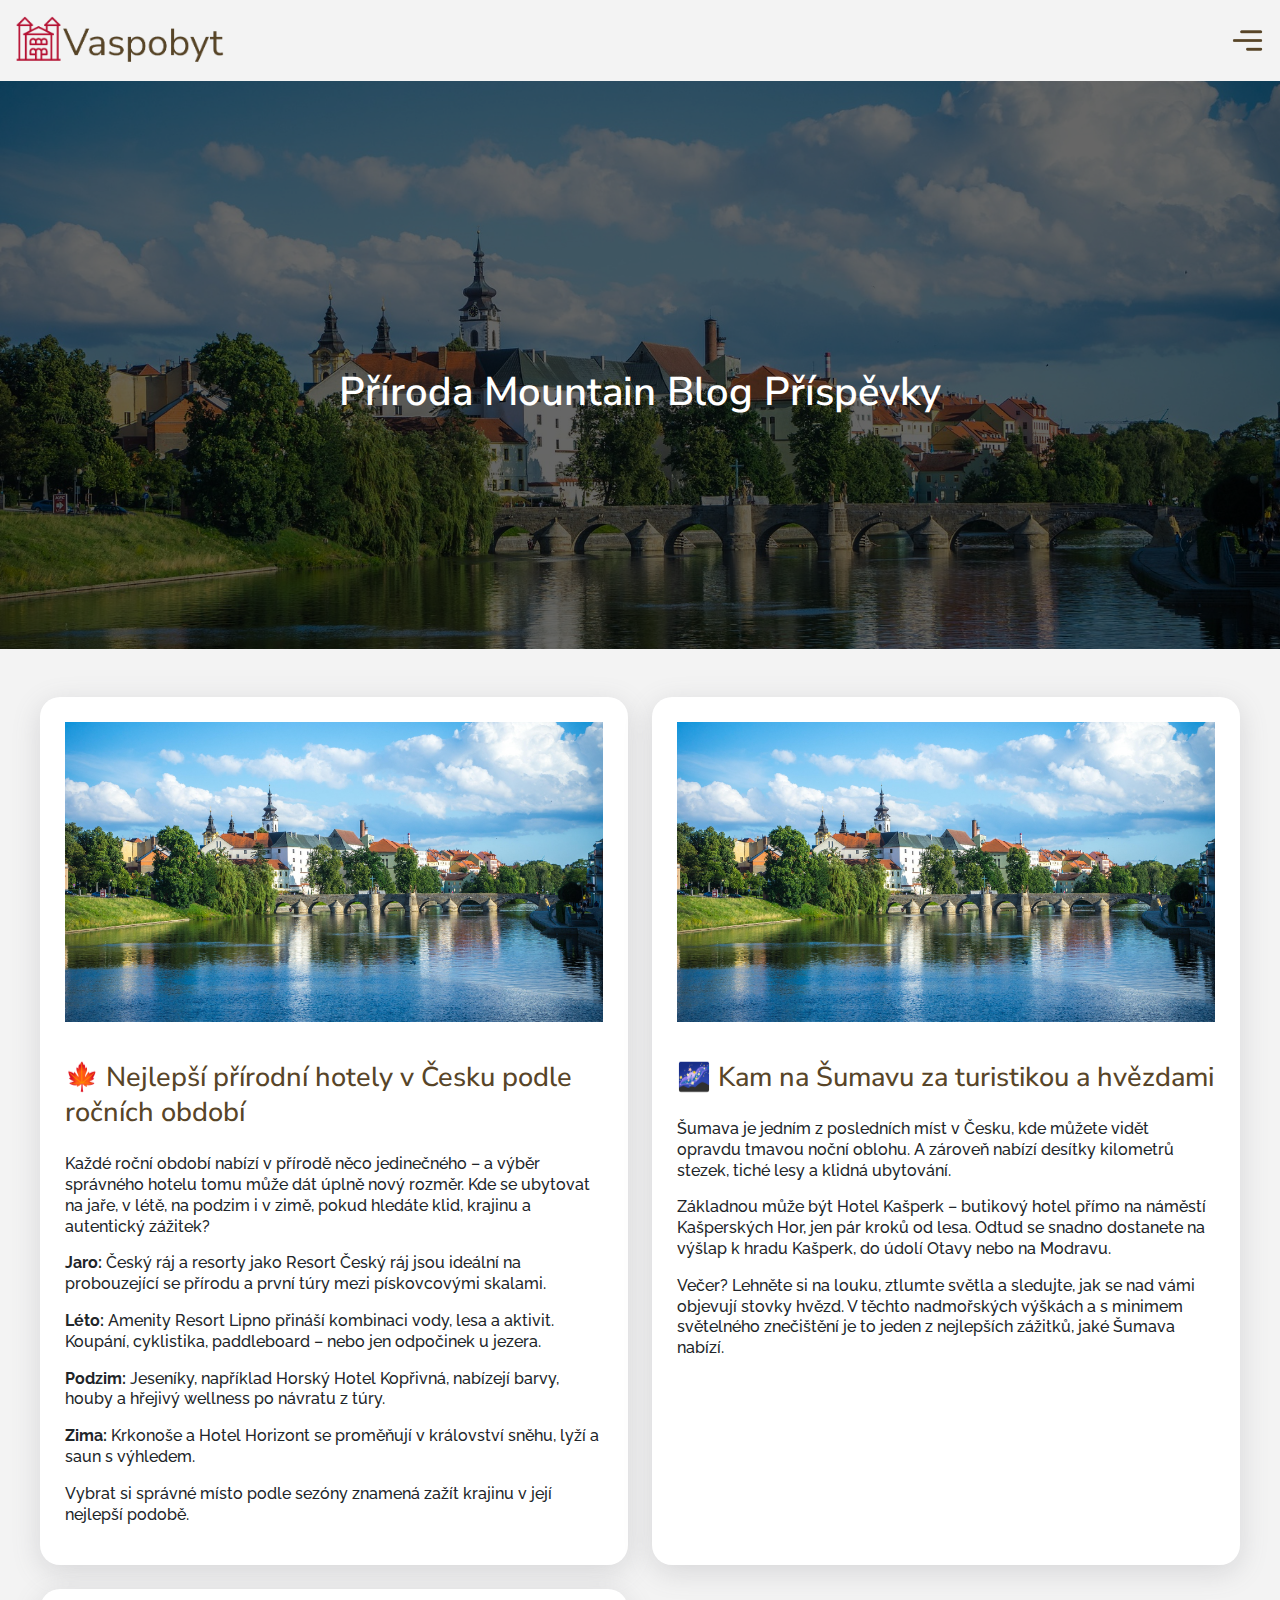
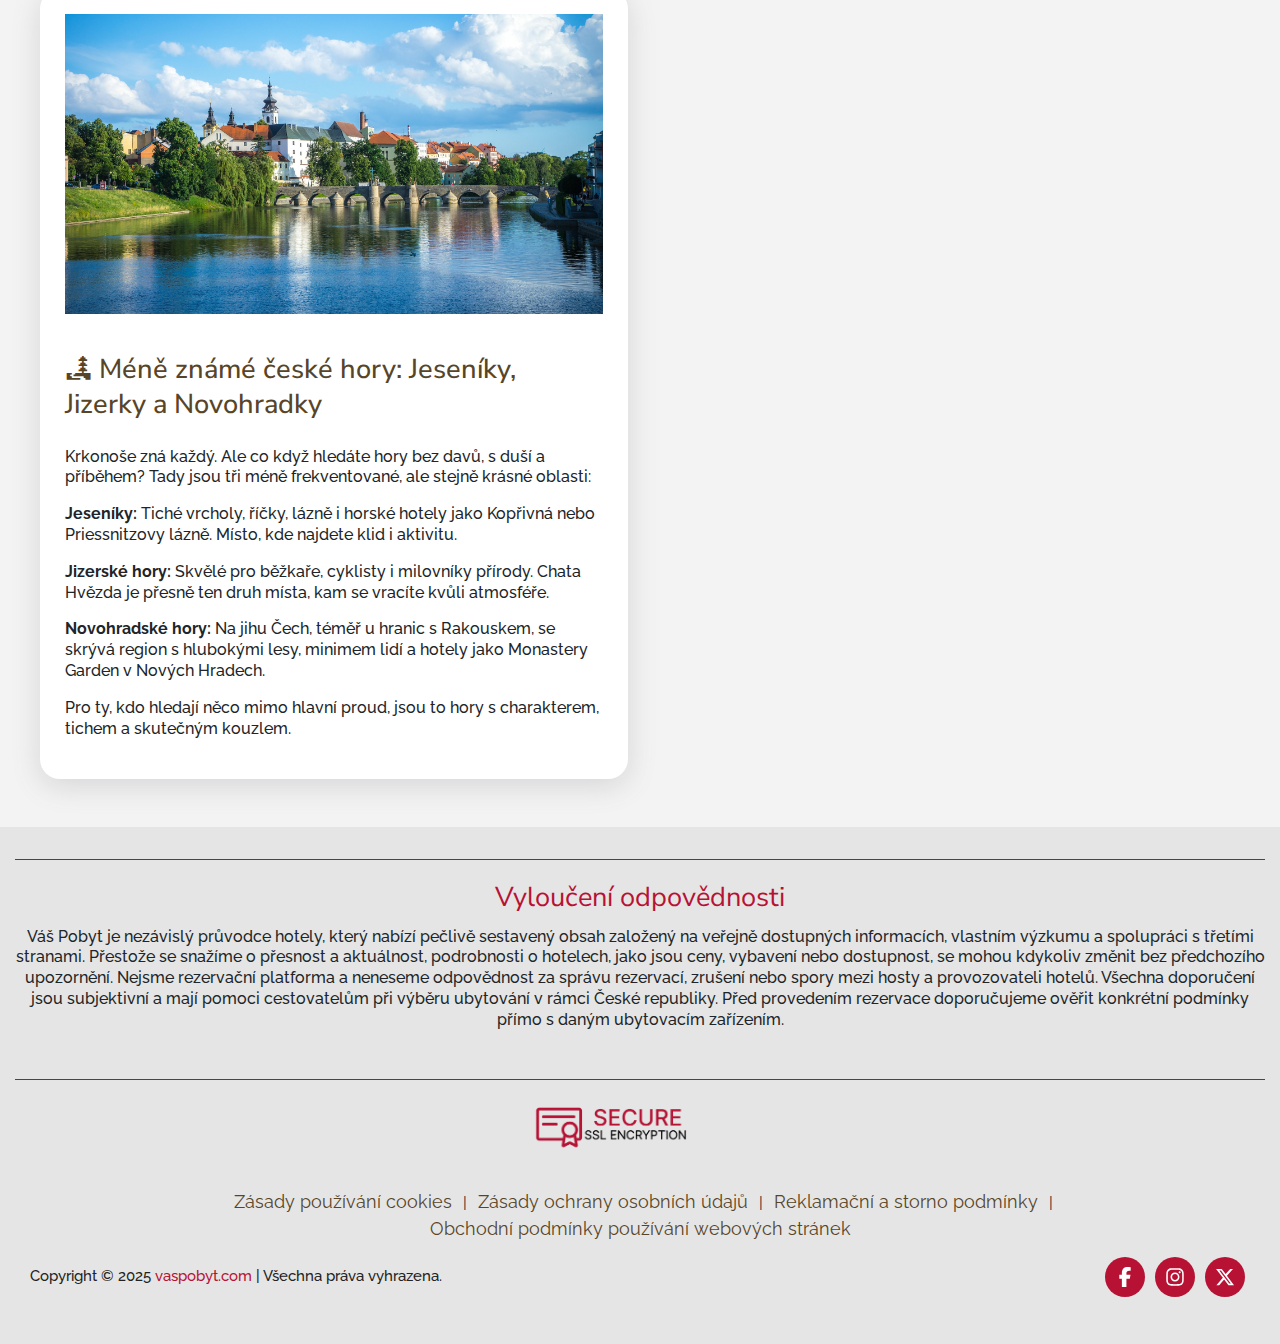
<file: nature-mountains-blogposts.html>
<html lang="cs">

<head>
    <meta charset="UTF-8">
    <meta name="viewport" content="width=device-width, initial-scale=1.0">
    <meta name="robots" content="index, follow">
    <link rel="stylesheet" href="assets/css/bootstrap.css">
    <link rel="stylesheet" href="assets/css/aos.css">
    <link rel="stylesheet" href="assets/css/style.css">
    <link rel="stylesheet" href="assets/css/responsive.css">
    <link rel="icon" type="image/x-icon" href="./assets/images/favicon.ico">
    <title>Příroda Mountain Blog Příspěvky</title>
</head>

<body>
    <!-- Header  Start -->
    <header class="main-header">
        <div class="container">
            <nav class="site-nav">
                <div class="logo-wrapper">
                    <a href="./" class="logo-link"></a>
                </div>
                <div class="toggle-button"></div>
                <div class="nav-drawer">
                    <ul>
                        <li><a href="./">Domov</a></li>
                        <li><a href="spa-wellness-hotels">Lázeňské a wellness hotely</a></li>
                        <li><a href="castle-historic-hotels">Zámecké a historické hotely</a></li>
                        <li><a href="nature-mountain-refuge">Přírodní a horská útočiště</a></li>
                        <li><a href="romatic-stays">Romantické pobyty</a></li>
                        <li><a href="boutique-design-hotels">Boutique & design hotely</a></li>
                        <li><a href="about-project">O projektu</a></li>
                        <li><a href="contact-us">Kontaktujte nás</a></li>
                    </ul>
                    <div class="close-btn"></div>
                </div>
            </nav>
        </div>
    </header>
    <!-- Header End -->

    <!-- Banner  Start -->
    <section class="common_banner hotels" style="background-image: url(./assets/images/home_after_banner.jpg);">
        <div class="container">
            <div class="common__title text-center">
                <h1>
                    Příroda Mountain Blog Příspěvky
                </h1>
            </div>
        </div>
    </section>
    <!-- Banner  End-->

    <!-- Blog Posts Section Start -->
    <section class="blog-cards-section py-5">
        <div class="container">
            <div class="blog-cards-wrapper">
                <div class="row">

                    <div class="col-md-6 mb-4">
                        <div class="blog_cards">
                            <div class="blog_cards-image_outer">
                                <div class="blog_cards_image"
                                    style="background-image: url(assets/images/home_after_banner.jpg);">
                                </div>
                            </div>
                            <div class="blog_cards_content">
                                <div class="blog_cards_group">
                                    <h2 class="mb-4">
                                        🍁 Nejlepší přírodní hotely v Česku podle ročních období
                                    </h2>
                                    <p class="mb-3">
                                        Každé roční období nabízí v přírodě něco jedinečného – a výběr správného hotelu
                                        tomu
                                        může dát úplně nový rozměr. Kde se ubytovat na jaře, v létě, na podzim i v zimě,
                                        pokud
                                        hledáte klid, krajinu a autentický zážitek?
                                    </p>
                                    <p class="mb-3">
                                        <strong>Jaro:</strong> Český ráj a resorty jako Resort Český ráj jsou ideální na
                                        probouzející se přírodu a
                                        první túry mezi pískovcovými skalami.
                                    </p>
                                    <p class="mb-3">
                                        <strong>Léto:</strong> Amenity Resort Lipno přináší kombinaci vody, lesa a
                                        aktivit. Koupání, cyklistika,
                                        paddleboard – nebo jen odpočinek u jezera.
                                    </p>
                                    <p class="mb-3">
                                        <strong>Podzim:</strong> Jeseníky, například Horský Hotel Kopřivná, nabízejí
                                        barvy, houby a hřejivý
                                        wellness po návratu z túry.
                                    </p>
                                    <p class="mb-3">
                                        <strong>Zima:</strong> Krkonoše a Hotel Horizont se proměňují v království
                                        sněhu, lyží a saun s výhledem.
                                    </p>
                                    <p>
                                        Vybrat si správné místo podle sezóny znamená zažít krajinu v její nejlepší
                                        podobě.
                                    </p>
                                </div>
                            </div>
                        </div>
                    </div>

                    <div class="col-md-6 mb-4">
                        <div class="blog_cards">
                            <div class="blog_cards-image_outer">
                                <div class="blog_cards_image"
                                    style="background-image: url(assets/images/home_after_banner.jpg);">
                                </div>
                            </div>
                            <div class="blog_cards_content">
                                <div class="blog_cards_group">
                                    <h2 class="mb-4">
                                        🌌 Kam na Šumavu za turistikou a hvězdami
                                    </h2>
                                    <p class="mb-3">
                                        Šumava je jedním z posledních míst v Česku, kde můžete vidět opravdu tmavou
                                        noční
                                        oblohu. A zároveň nabízí desítky kilometrů stezek, tiché lesy a klidná
                                        ubytování.
                                    </p>
                                    <p class="mb-3">
                                        Základnou může být Hotel Kašperk – butikový hotel přímo na náměstí Kašperských
                                        Hor, jen
                                        pár kroků od lesa. Odtud se snadno dostanete na výšlap k hradu Kašperk, do údolí
                                        Otavy
                                        nebo na Modravu.
                                    </p>
                                    <p class="mb-3">
                                        Večer? Lehněte si na louku, ztlumte světla a sledujte, jak se nad vámi objevují
                                        stovky hvězd.
                                        V těchto nadmořských výškách a s minimem světelného znečištění je to jeden z
                                        nejlepších
                                        zážitků, jaké Šumava nabízí.
                                    </p>
                                </div>
                            </div>
                        </div>
                    </div>

                    <div class="col-md-6">
                        <div class="blog_cards">
                            <div class="blog_cards-image_outer">
                                <div class="blog_cards_image"
                                    style="background-image: url(assets/images/home_after_banner.jpg);">
                                </div>
                            </div>
                            <div class="blog_cards_content">
                                <div class="blog_cards_group">
                                    <h2 class="mb-4">
                                        🏞 Méně známé české hory: Jeseníky, Jizerky a Novohradky
                                    </h2>
                                    <p class="mb-3">
                                        Krkonoše zná každý. Ale co když hledáte hory bez davů, s duší a příběhem? Tady
                                        jsou tři
                                        méně frekventované, ale stejně krásné oblasti:
                                    </p>
                                    <p class="mb-3">
                                       <strong> Jeseníky:</strong> Tiché vrcholy, říčky, lázně i horské hotely jako Kopřivná nebo
                                        Priessnitzovy lázně.
                                        Místo, kde najdete klid i aktivitu.
                                    </p>
                                    <p class="mb-3">
                                        <strong>Jizerské hory:</strong> Skvělé pro běžkaře, cyklisty i milovníky přírody. Chata Hvězda je
                                        přesně ten
                                        druh místa, kam se vracíte kvůli atmosféře.
                                    </p>
                                    <p class="mb-3">
                                        <strong>Novohradské hory:</strong> Na jihu Čech, téměř u hranic s Rakouskem, se skrývá region s
                                        hlubokými lesy, minimem lidí a hotely jako Monastery Garden v Nových Hradech.
                                    </p>
                                    <p>
                                        Pro ty, kdo hledají něco mimo hlavní proud, jsou to hory s charakterem, tichem a
                                        skutečným
                                        kouzlem.
                                    </p>
                                </div>
                            </div>
                        </div>
                    </div>

                </div>
            </div>
        </div>
    </section>

    <!-- Blog Posts Section End -->

    <!-- Footer Start -->
    <footer class="footer bg_dark">
        <div class="container">
            <div class="row align-items-center">

                <div class="col-md-12">
                    <div class="disclaimer_txt text-center pt-4 pb-5">
                        <h3>
                            Vyloučení odpovědnosti
                        </h3>
                        <p>
                            Váš Pobyt je nezávislý průvodce hotely, který nabízí pečlivě sestavený obsah založený na
                            veřejně dostupných informacích,
                            vlastním výzkumu a spolupráci s třetími stranami. Přestože se snažíme o přesnost a
                            aktuálnost, podrobnosti o hotelech, jako
                            jsou ceny, vybavení nebo dostupnost, se mohou kdykoliv změnit bez předchozího upozornění.
                            Nejsme rezervační platforma a
                            neneseme odpovědnost za správu rezervací, zrušení nebo spory mezi hosty a provozovateli
                            hotelů. Všechna doporučení jsou
                            subjektivní a mají pomoci cestovatelům při výběru ubytování v rámci České republiky. Před
                            provedením rezervace
                            doporučujeme ověřit konkrétní podmínky přímo s daným ubytovacím zařízením.
                        </p>
                    </div>
                </div>


                <div class="col-md-12 ssl-certi py-3">
                    <div class="ssl-certi-inner" style="background-image: url(assets/images/ssl.png);"></div>
                </div>
                <div class="col-md-12">
                    <div class="footer-links">
                        <a href="cookies-policy">Zásady používání cookies</a> |
                        <a href="privacy-policy">Zásady ochrany osobních údajů</a> |
                        <a href="complaints-cancelation">Reklamační a storno podmínky</a> |
                        <a href="terms-conditions">Obchodní podmínky používání webových stránek</a>
                    </div>
                </div>
                <div class="col-12">
                    <div class="after-footer text-center bg_dark">
                        <div class="container">
                            <div class="row">
                                <div class="col-12">
                                    <div class="text-center copyright-text">
                                        <p>
                                            Copyright © 2025 <span class="theme">vaspobyt.com</span> | Všechna práva
                                            vyhrazena.
                                        </p>
                                    </div>
                                    <div class="social-links">
                                        <a href="https://www.facebook.com/" target="_blank"><svg
                                                xmlns="http://www.w3.org/2000/svg" viewBox="0 0 320 512">
                                                <path
                                                    d="M80 299.3V512H196V299.3h86.5l18-97.8H196V166.9c0-51.7 20.3-71.5 72.7-71.5c16.3 0 29.4 .4 37 1.2V7.9C291.4 4 256.4 0 236.2 0C129.3 0 80 50.5 80 159.4v42.1H14v97.8H80z">
                                                </path>
                                            </svg></a>
                                        <a href="https://www.instagram.com/?hl=en" target="_blank"><svg
                                                xmlns="http://www.w3.org/2000/svg" viewBox="0 0 448 512">
                                                <path
                                                    d="M224.1 141c-63.6 0-114.9 51.3-114.9 114.9s51.3 114.9 114.9 114.9S339 319.5 339 255.9 287.7 141 224.1 141zm0 189.6c-41.1 0-74.7-33.5-74.7-74.7s33.5-74.7 74.7-74.7 74.7 33.5 74.7 74.7-33.6 74.7-74.7 74.7zm146.4-194.3c0 14.9-12 26.8-26.8 26.8-14.9 0-26.8-12-26.8-26.8s12-26.8 26.8-26.8 26.8 12 26.8 26.8zm76.1 27.2c-1.7-35.9-9.9-67.7-36.2-93.9-26.2-26.2-58-34.4-93.9-36.2-37-2.1-147.9-2.1-184.9 0-35.8 1.7-67.6 9.9-93.9 36.1s-34.4 58-36.2 93.9c-2.1 37-2.1 147.9 0 184.9 1.7 35.9 9.9 67.7 36.2 93.9s58 34.4 93.9 36.2c37 2.1 147.9 2.1 184.9 0 35.9-1.7 67.7-9.9 93.9-36.2 26.2-26.2 34.4-58 36.2-93.9 2.1-37 2.1-147.8 0-184.8zM398.8 388c-7.8 19.6-22.9 34.7-42.6 42.6-29.5 11.7-99.5 9-132.1 9s-102.7 2.6-132.1-9c-19.6-7.8-34.7-22.9-42.6-42.6-11.7-29.5-9-99.5-9-132.1s-2.6-102.7 9-132.1c7.8-19.6 22.9-34.7 42.6-42.6 29.5-11.7 99.5-9 132.1-9s102.7-2.6 132.1 9c19.6 7.8 34.7 22.9 42.6 42.6 11.7 29.5 9 99.5 9 132.1s2.7 102.7-9 132.1z">
                                                </path>
                                            </svg></a>
                                        <a href="https://x.com/?lang=en" target="_blank"><svg
                                                xmlns="http://www.w3.org/2000/svg" viewBox="0 0 512 512">
                                                <path
                                                    d="M389.2 48h70.6L305.6 224.2 487 464H345L233.7 318.6 106.5 464H35.8L200.7 275.5 26.8 48H172.4L272.9 180.9 389.2 48zM364.4 421.8h39.1L151.1 88h-42L364.4 421.8z">
                                                </path>
                                            </svg></a>
                                    </div>
                                </div>
                            </div>
                        </div>
                    </div>
                </div>
            </div>
        </div>
    </footer>
    <!-- Footer End -->


    <script src="assets/js/jquery.js"></script>
    <script src="assets/js/aos.js"></script>
    <script src="assets/js/bootstrap.js"></script>
    <script src="assets/js/index.js"></script>
</body>

</html>
</file>
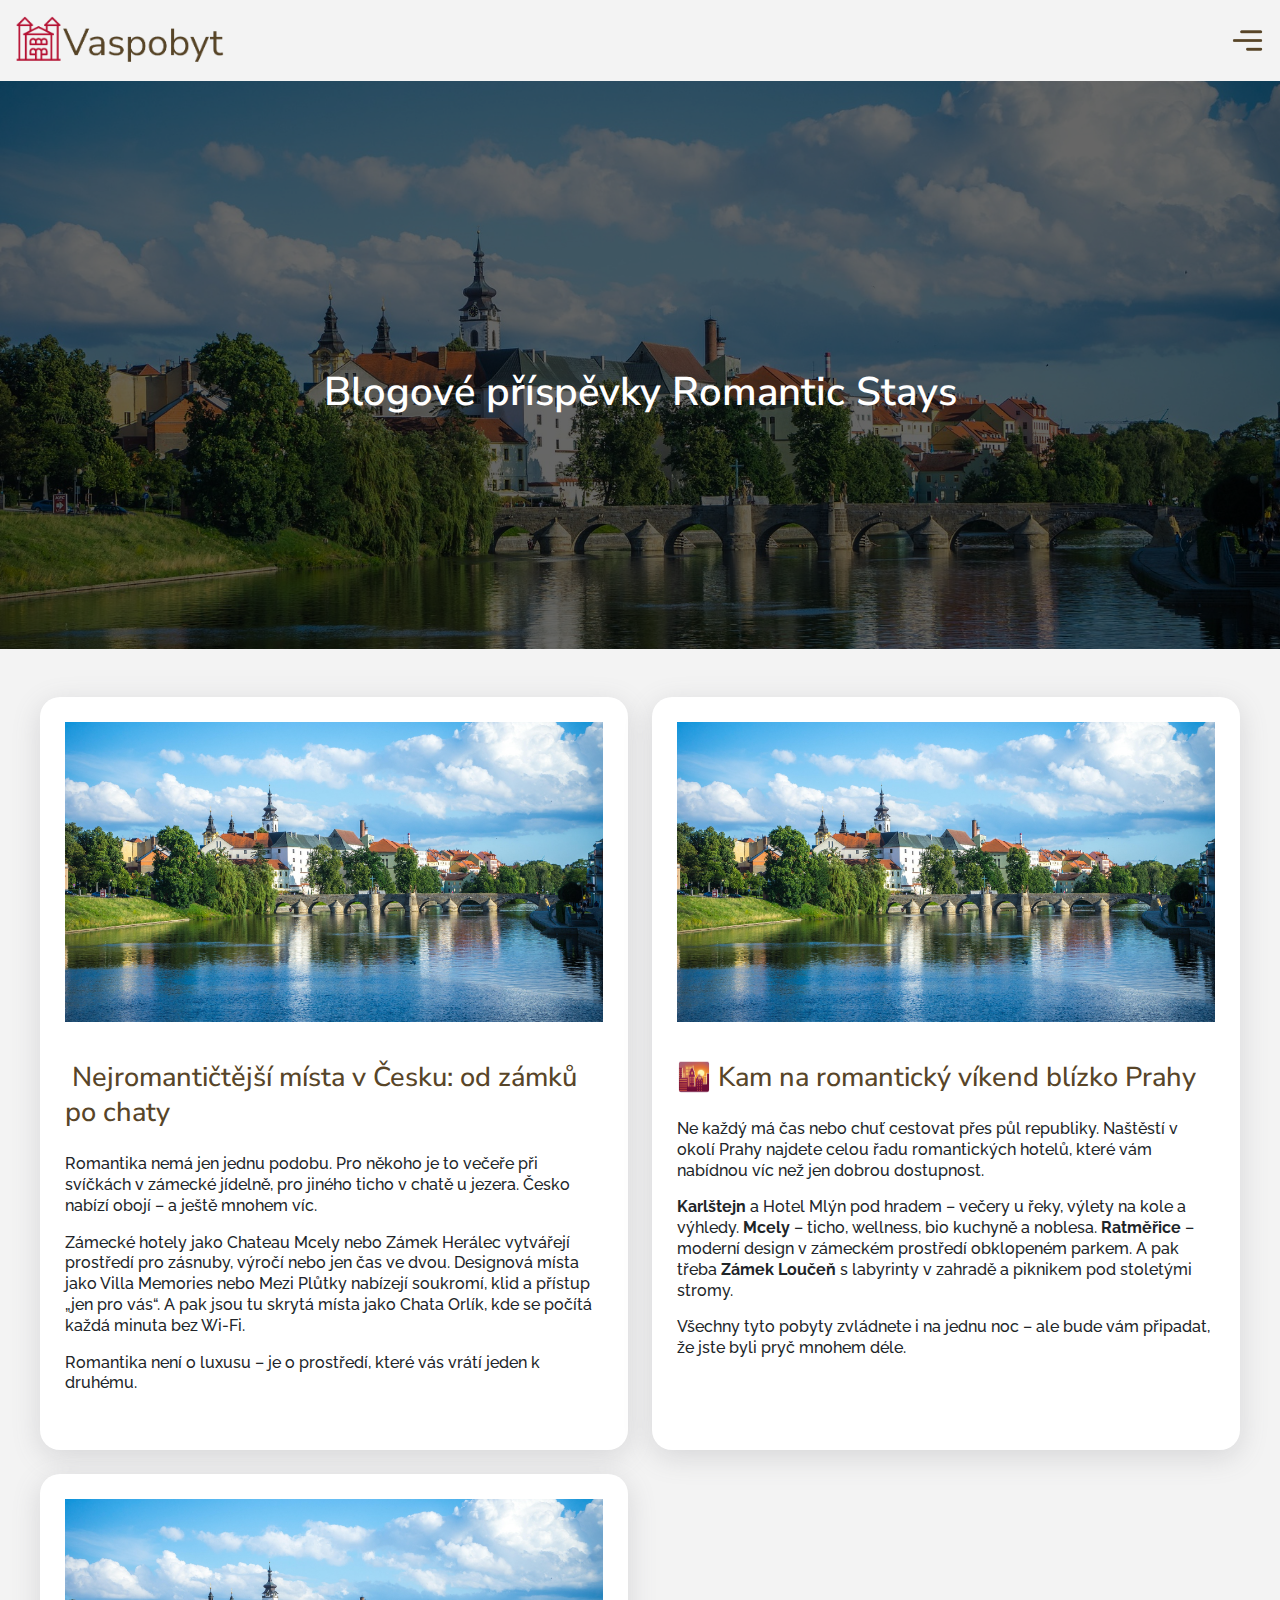
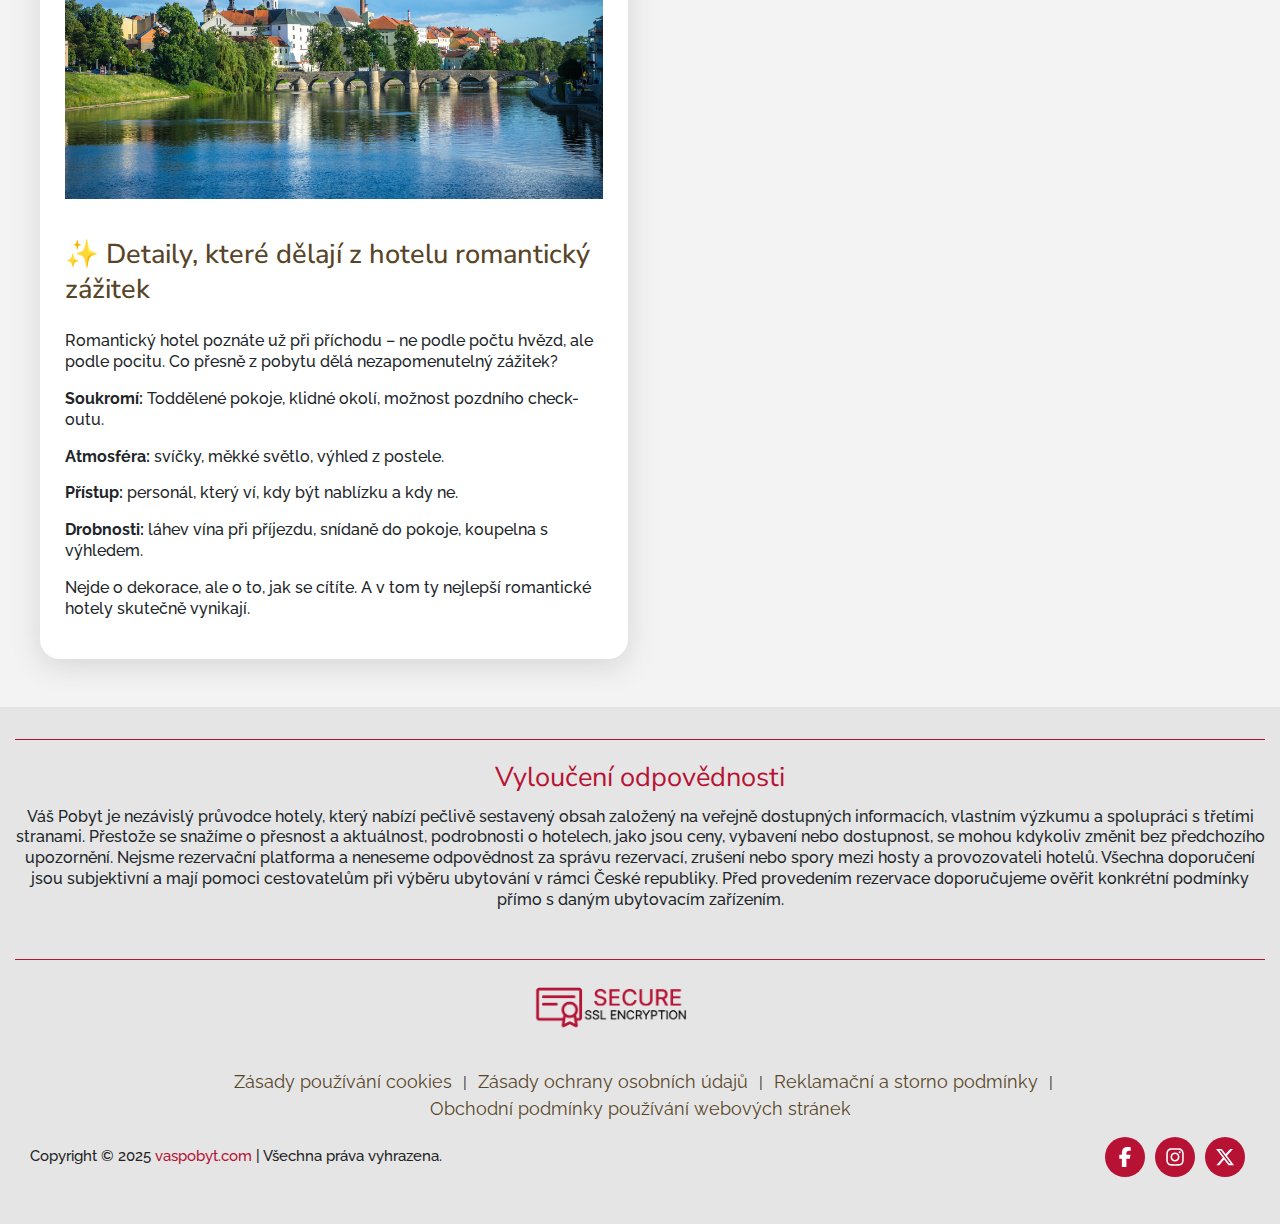
<file: romantic-stays-blogposts.html>
<html lang="cs">

<head>
    <meta charset="UTF-8">
    <meta name="viewport" content="width=device-width, initial-scale=1.0">
    <meta name="robots" content="index, follow">
    <link rel="stylesheet" href="assets/css/bootstrap.css">
    <link rel="stylesheet" href="assets/css/aos.css">
    <link rel="stylesheet" href="assets/css/style.css">
    <link rel="stylesheet" href="assets/css/responsive.css">
    <link rel="icon" type="image/x-icon" href="./assets/images/favicon.ico">
    <title>Blogové příspěvky Romantic Stays</title>
</head>

<body>
    <!-- Header  Start -->
    <header class="main-header">
        <div class="container">
            <nav class="site-nav">
                <div class="logo-wrapper">
                    <a href="./" class="logo-link"></a>
                </div>
                <div class="toggle-button"></div>
                <div class="nav-drawer">
                    <ul>
                        <li><a href="./">Domov</a></li>
                        <li><a href="spa-wellness-hotels">Lázeňské a wellness hotely</a></li>
                        <li><a href="castle-historic-hotels">Zámecké a historické hotely</a></li>
                        <li><a href="nature-mountain-refuge">Přírodní a horská útočiště</a></li>
                        <li><a href="romatic-stays">Romantické pobyty</a></li>
                        <li><a href="boutique-design-hotels">Boutique & design hotely</a></li>
                        <li><a href="about-project">O projektu</a></li>
                        <li><a href="contact-us">Kontaktujte nás</a></li>
                    </ul>
                    <div class="close-btn"></div>
                </div>
            </nav>
        </div>
    </header>
    <!-- Header End -->

    <!-- Banner  Start -->
    <section class="common_banner hotels" style="background-image: url(./assets/images/home_after_banner.jpg);">
        <div class="container">
            <div class="common__title text-center">
                <h1>
                    Blogové příspěvky Romantic Stays
                </h1>
            </div>
        </div>
    </section>
    <!-- Banner  End-->

    <!-- Blog Posts Section Start -->
    <section class="blog-cards-section py-5">
        <div class="container">
            <div class="blog-cards-wrapper">
                <div class="row">

                    <div class="col-md-6 mb-4">
                        <div class="blog_cards">
                            <div class="blog_cards-image_outer">
                                <div class="blog_cards_image"
                                    style="background-image: url(assets/images/home_after_banner.jpg);">
                                </div>
                            </div>
                            <div class="blog_cards_content">
                                <div class="blog_cards_group">
                                    <h2 class="mb-4">
                                        ️<span class="blog_heading_icon"
                                            style="background-image: url(assets/images/romantic_stay_icon.png);"></span>
                                        Nejromantičtější místa v Česku: od
                                        zámků po chaty
                                    </h2>
                                    <p class="mb-3">
                                        Romantika nemá jen jednu podobu. Pro někoho je to večeře při svíčkách v zámecké
                                        jídelně,
                                        pro jiného ticho v chatě u jezera. Česko nabízí obojí – a ještě mnohem víc.
                                    </p>
                                    <p class="mb-3">
                                        Zámecké hotely jako Chateau Mcely nebo Zámek Herálec vytvářejí prostředí pro
                                        zásnuby,
                                        výročí nebo jen čas ve dvou. Designová místa jako Villa Memories nebo Mezi
                                        Plůtky nabízejí
                                        soukromí, klid a přístup „jen pro vás“. A pak jsou tu skrytá místa jako Chata
                                        Orlík, kde se
                                        počítá každá minuta bez Wi-Fi.
                                    </p>
                                    <p class="mb-3">
                                        Romantika není o luxusu – je o prostředí, které vás vrátí jeden k druhému.
                                    </p>
                                </div>
                            </div>
                        </div>
                    </div>

                    <div class="col-md-6 mb-4">
                        <div class="blog_cards">
                            <div class="blog_cards-image_outer">
                                <div class="blog_cards_image"
                                    style="background-image: url(assets/images/home_after_banner.jpg);">
                                </div>
                            </div>
                            <div class="blog_cards_content">
                                <div class="blog_cards_group">
                                    <h2 class="mb-4">
                                        🌇 Kam na romantický víkend blízko Prahy
                                    </h2>
                                    <p class="mb-3">
                                        Ne každý má čas nebo chuť cestovat přes půl republiky. Naštěstí v okolí Prahy
                                        najdete celou
                                        řadu romantických hotelů, které vám nabídnou víc než jen dobrou dostupnost.
                                    </p>
                                    <p class="mb-3">
                                        <strong>Karlštejn</strong> a Hotel Mlýn pod hradem – večery u řeky, výlety na
                                        kole a výhledy. <strong>Mcely</strong> – ticho,
                                        wellness, bio kuchyně a noblesa. <strong>Ratměřice</strong> – moderní design v
                                        zámeckém prostředí
                                        obklopeném parkem. A pak třeba <strong>Zámek Loučeň</strong> s labyrinty v
                                        zahradě a piknikem pod
                                        stoletými stromy.
                                    </p>
                                    <p class="mb-3">
                                        Všechny tyto pobyty zvládnete i na jednu noc – ale bude vám připadat, že jste
                                        byli pryč
                                        mnohem déle.
                                    </p>
                                </div>
                            </div>
                        </div>
                    </div>

                    <div class="col-md-6">
                        <div class="blog_cards">
                            <div class="blog_cards-image_outer">
                                <div class="blog_cards_image"
                                    style="background-image: url(assets/images/home_after_banner.jpg);">
                                </div>
                            </div>
                            <div class="blog_cards_content">
                                <div class="blog_cards_group">
                                    <h2 class="mb-4">
                                        ✨ Detaily, které dělají z hotelu romantický zážitek
                                    </h2>
                                    <p class="mb-3">
                                        Romantický hotel poznáte už při příchodu – ne podle počtu hvězd, ale podle
                                        pocitu. Co
                                        přesně z pobytu dělá nezapomenutelný zážitek?
                                    </p>
                                    <ul>
                                        <li>
                                            <p class="mb-3">
                                                <strong> Soukromí: </strong> Toddělené pokoje, klidné okolí, možnost
                                                pozdního check-outu.
                                            </p>
                                        </li>
                                        <li>
                                            <p class="mb-3">
                                                <strong>Atmosféra: </strong> svíčky, měkké světlo, výhled z postele.
                                            </p>
                                        </li>
                                        <li>
                                            <p class="mb-3">
                                                <strong>Přístup: </strong>personál, který ví, kdy být nablízku a kdy ne.
                                            </p>
                                        </li>
                                        <li>
                                            <p class="mb-3">
                                                <strong>Drobnosti: </strong>láhev vína při příjezdu, snídaně do pokoje,
                                                koupelna s výhledem.
                                            </p>
                                        </li>
                                    </ul>
                                    <p>
                                        Nejde o dekorace, ale o to, jak se cítíte. A v tom ty nejlepší romantické hotely
                                        skutečně
                                        vynikají.
                                    </p>
                                </div>
                            </div>
                        </div>
                    </div>

                </div>
            </div>
        </div>
    </section>

    <!-- Blog Posts Section End -->

    <!-- Footer Start -->
    <footer class="footer bg_dark">
        <div class="container">
            <div class="row align-items-center">

                <div class="col-md-12">
                    <div class="disclaimer_txt text-center pt-4 pb-5">
                        <h3>
                            Vyloučení odpovědnosti
                        </h3>
                        <p>
                            Váš Pobyt je nezávislý průvodce hotely, který nabízí pečlivě sestavený obsah založený na
                            veřejně dostupných informacích,
                            vlastním výzkumu a spolupráci s třetími stranami. Přestože se snažíme o přesnost a
                            aktuálnost, podrobnosti o hotelech, jako
                            jsou ceny, vybavení nebo dostupnost, se mohou kdykoliv změnit bez předchozího upozornění.
                            Nejsme rezervační platforma a
                            neneseme odpovědnost za správu rezervací, zrušení nebo spory mezi hosty a provozovateli
                            hotelů. Všechna doporučení jsou
                            subjektivní a mají pomoci cestovatelům při výběru ubytování v rámci České republiky. Před
                            provedením rezervace
                            doporučujeme ověřit konkrétní podmínky přímo s daným ubytovacím zařízením.
                        </p>
                    </div>
                </div>


                <div class="col-md-12 ssl-certi py-3">
                    <div class="ssl-certi-inner" style="background-image: url(assets/images/ssl.png);"></div>
                </div>
                <div class="col-md-12">
                    <div class="footer-links">
                        <a href="cookies-policy">Zásady používání cookies</a> |
                        <a href="privacy-policy">Zásady ochrany osobních údajů</a> |
                        <a href="complaints-cancelation">Reklamační a storno podmínky</a> |
                        <a href="terms-conditions">Obchodní podmínky používání webových stránek</a>
                    </div>
                </div>
                <div class="col-12">
                    <div class="after-footer text-center bg_dark">
                        <div class="container">
                            <div class="row">
                                <div class="col-12">
                                    <div class="text-center copyright-text">
                                        <p>
                                            Copyright © 2025 <span class="theme">vaspobyt.com</span> | Všechna práva
                                            vyhrazena.
                                        </p>
                                    </div>
                                    <div class="social-links">
                                        <a href="https://www.facebook.com/" target="_blank"><svg
                                                xmlns="http://www.w3.org/2000/svg" viewBox="0 0 320 512">
                                                <path
                                                    d="M80 299.3V512H196V299.3h86.5l18-97.8H196V166.9c0-51.7 20.3-71.5 72.7-71.5c16.3 0 29.4 .4 37 1.2V7.9C291.4 4 256.4 0 236.2 0C129.3 0 80 50.5 80 159.4v42.1H14v97.8H80z">
                                                </path>
                                            </svg></a>
                                        <a href="https://www.instagram.com/?hl=en" target="_blank"><svg
                                                xmlns="http://www.w3.org/2000/svg" viewBox="0 0 448 512">
                                                <path
                                                    d="M224.1 141c-63.6 0-114.9 51.3-114.9 114.9s51.3 114.9 114.9 114.9S339 319.5 339 255.9 287.7 141 224.1 141zm0 189.6c-41.1 0-74.7-33.5-74.7-74.7s33.5-74.7 74.7-74.7 74.7 33.5 74.7 74.7-33.6 74.7-74.7 74.7zm146.4-194.3c0 14.9-12 26.8-26.8 26.8-14.9 0-26.8-12-26.8-26.8s12-26.8 26.8-26.8 26.8 12 26.8 26.8zm76.1 27.2c-1.7-35.9-9.9-67.7-36.2-93.9-26.2-26.2-58-34.4-93.9-36.2-37-2.1-147.9-2.1-184.9 0-35.8 1.7-67.6 9.9-93.9 36.1s-34.4 58-36.2 93.9c-2.1 37-2.1 147.9 0 184.9 1.7 35.9 9.9 67.7 36.2 93.9s58 34.4 93.9 36.2c37 2.1 147.9 2.1 184.9 0 35.9-1.7 67.7-9.9 93.9-36.2 26.2-26.2 34.4-58 36.2-93.9 2.1-37 2.1-147.8 0-184.8zM398.8 388c-7.8 19.6-22.9 34.7-42.6 42.6-29.5 11.7-99.5 9-132.1 9s-102.7 2.6-132.1-9c-19.6-7.8-34.7-22.9-42.6-42.6-11.7-29.5-9-99.5-9-132.1s-2.6-102.7 9-132.1c7.8-19.6 22.9-34.7 42.6-42.6 29.5-11.7 99.5-9 132.1-9s102.7-2.6 132.1 9c19.6 7.8 34.7 22.9 42.6 42.6 11.7 29.5 9 99.5 9 132.1s2.7 102.7-9 132.1z">
                                                </path>
                                            </svg></a>
                                        <a href="https://x.com/?lang=en" target="_blank"><svg
                                                xmlns="http://www.w3.org/2000/svg" viewBox="0 0 512 512">
                                                <path
                                                    d="M389.2 48h70.6L305.6 224.2 487 464H345L233.7 318.6 106.5 464H35.8L200.7 275.5 26.8 48H172.4L272.9 180.9 389.2 48zM364.4 421.8h39.1L151.1 88h-42L364.4 421.8z">
                                                </path>
                                            </svg></a>
                                    </div>
                                </div>
                            </div>
                        </div>
                    </div>
                </div>
            </div>
        </div>
    </footer>
    <!-- Footer End -->


    <script src="assets/js/jquery.js"></script>
    <script src="assets/js/aos.js"></script>
    <script src="assets/js/bootstrap.js"></script>
    <script src="assets/js/index.js"></script>
</body>

</html>
</file>
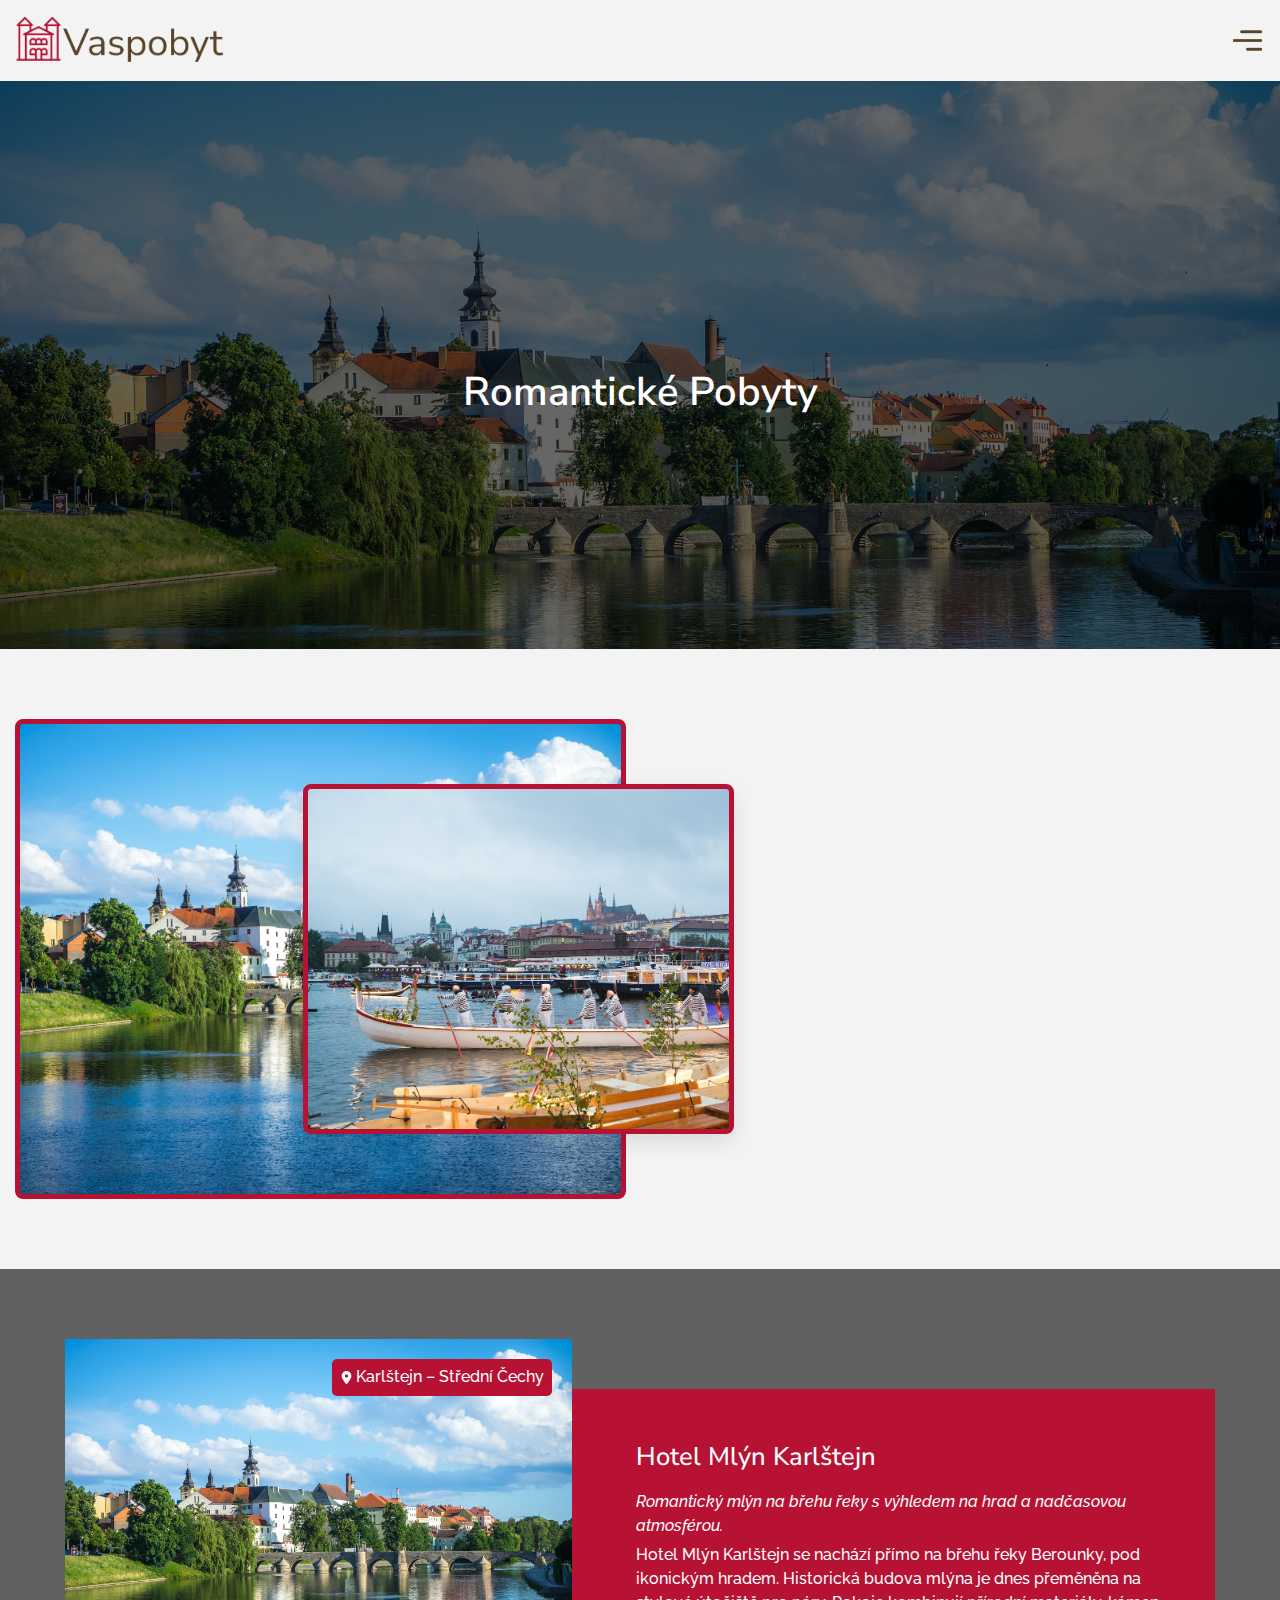
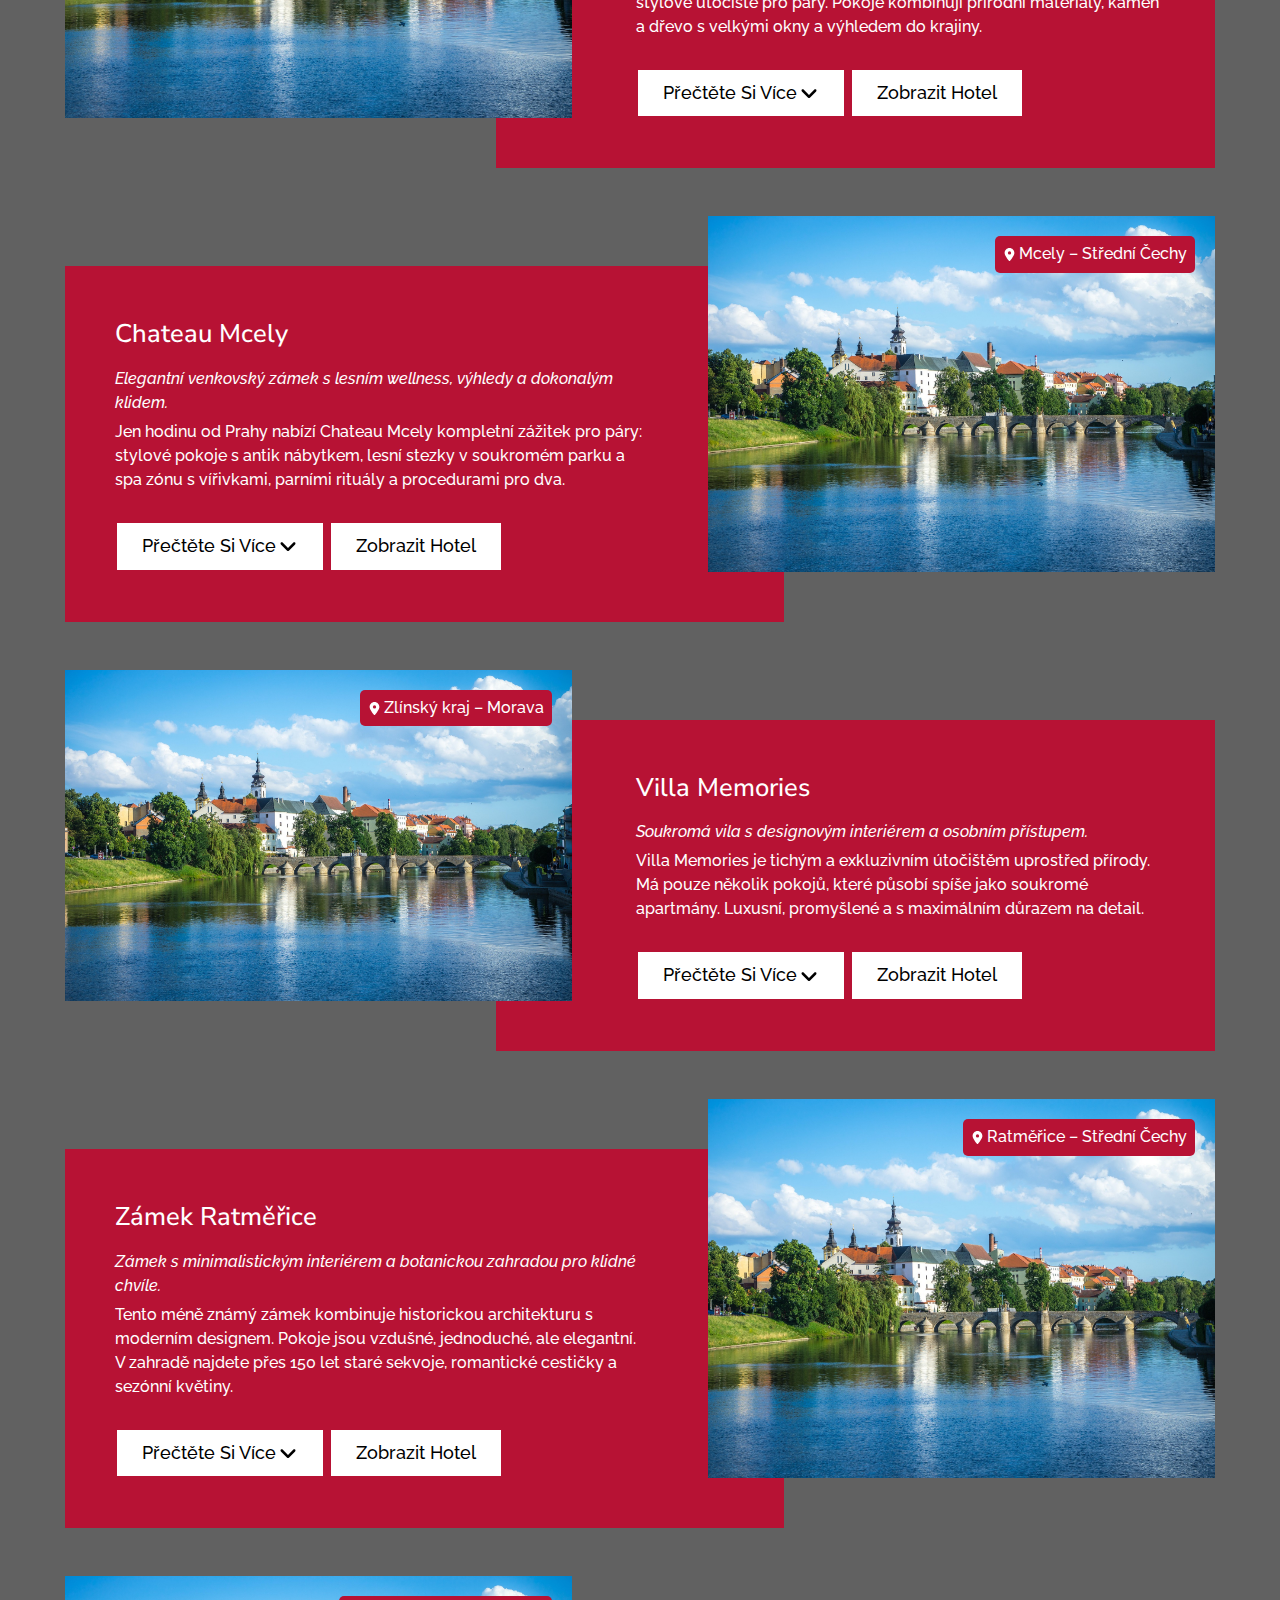
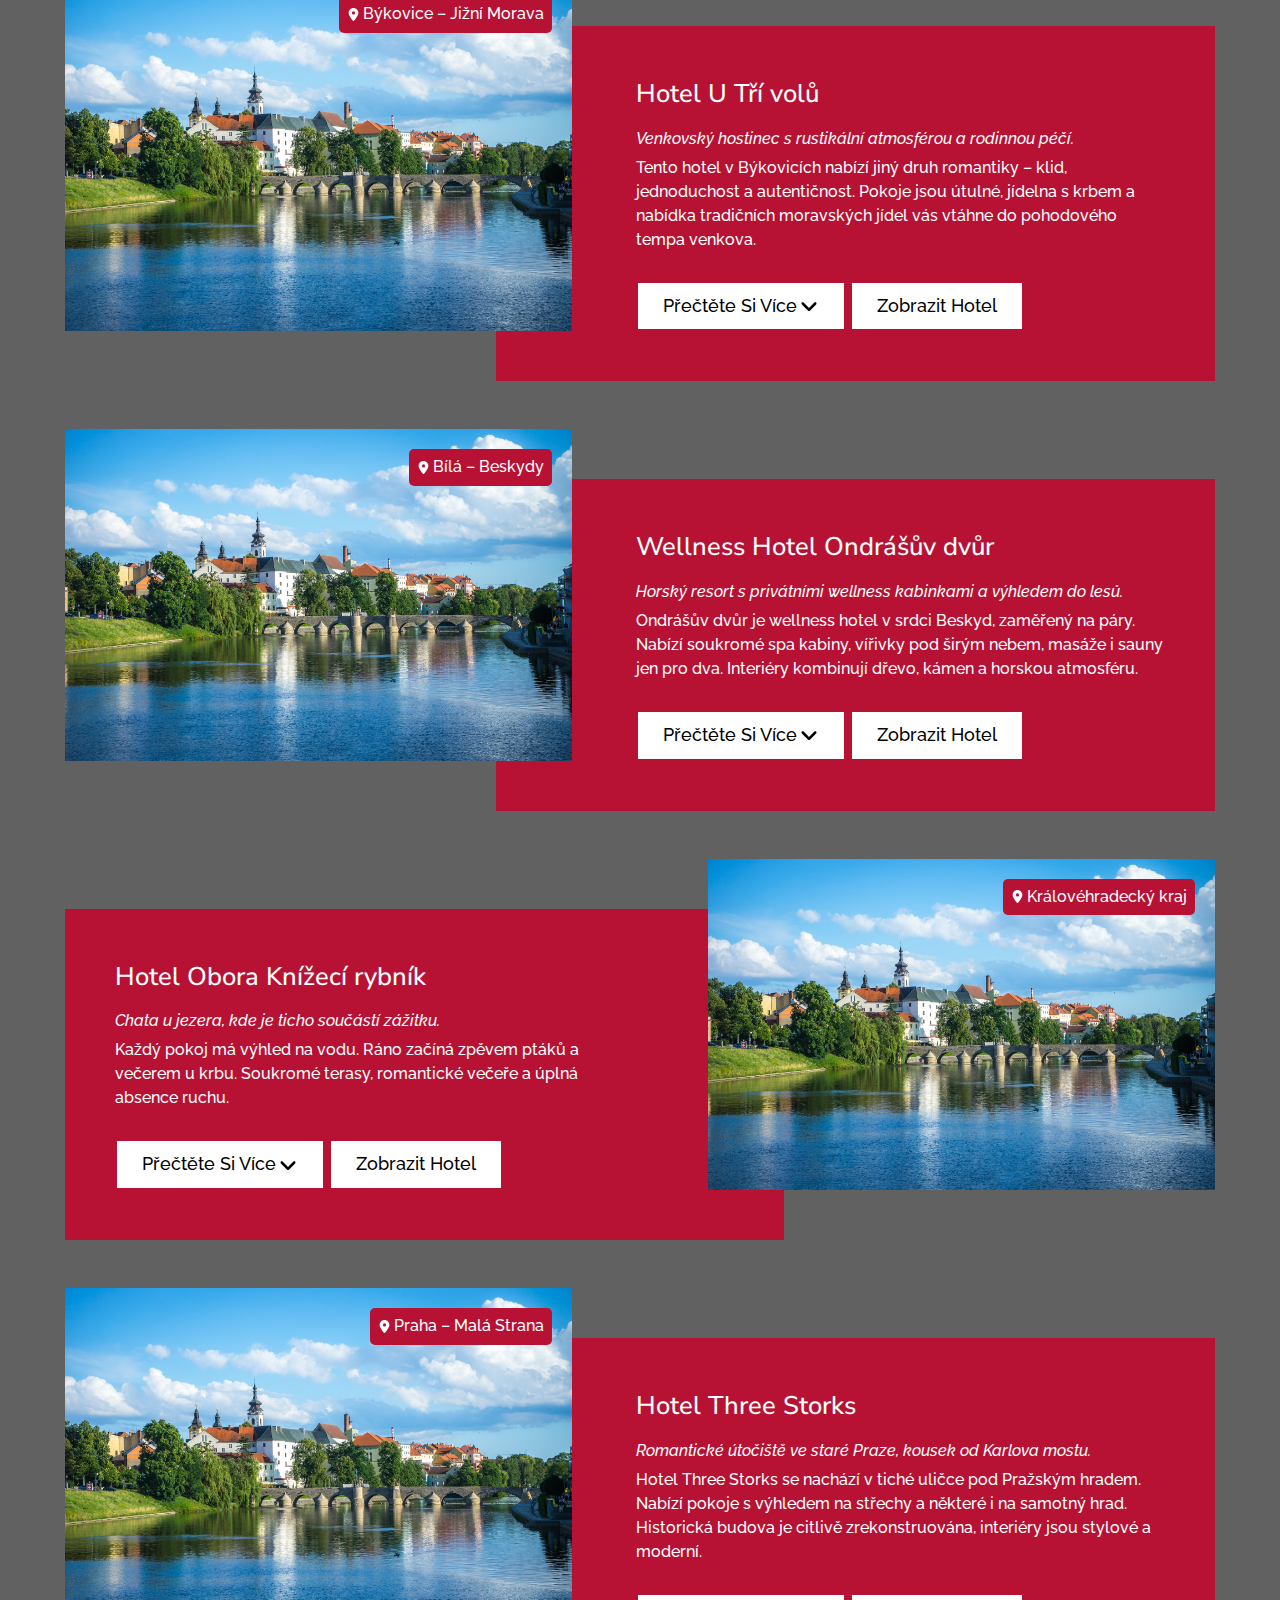
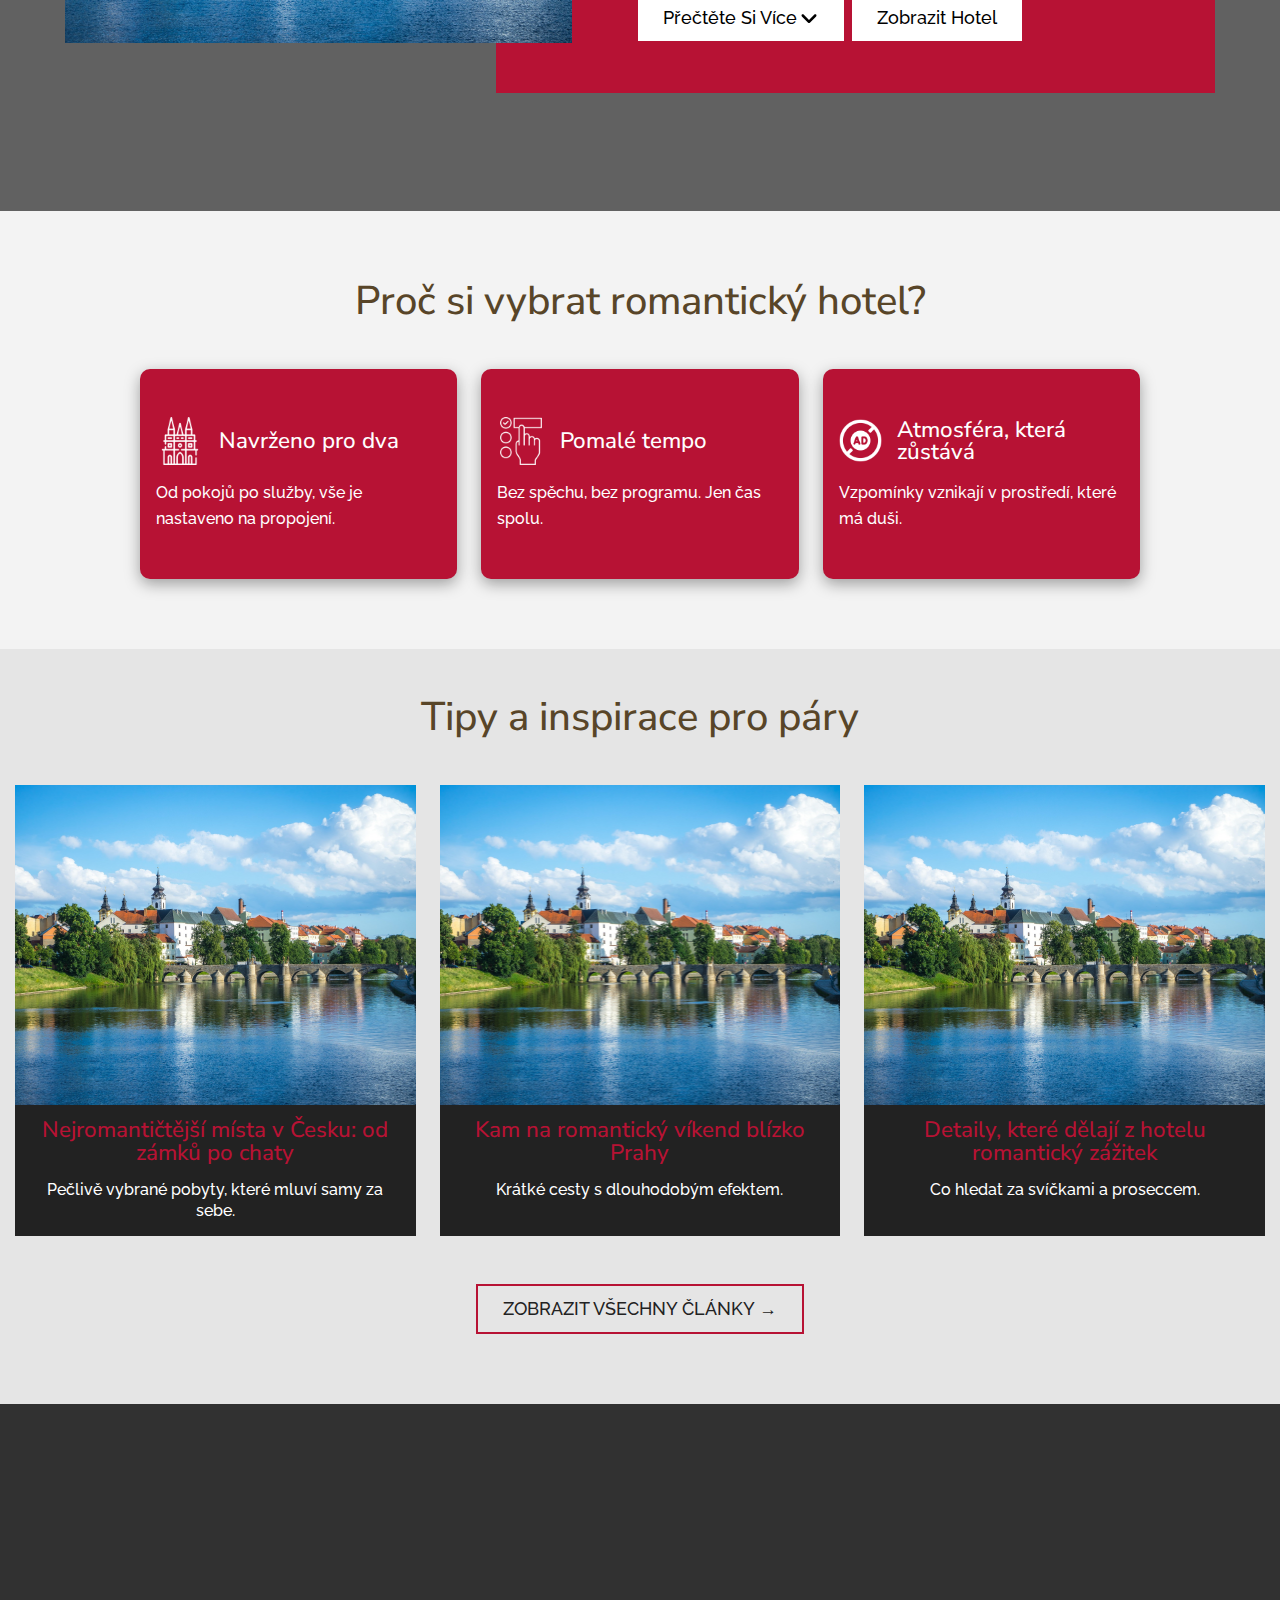
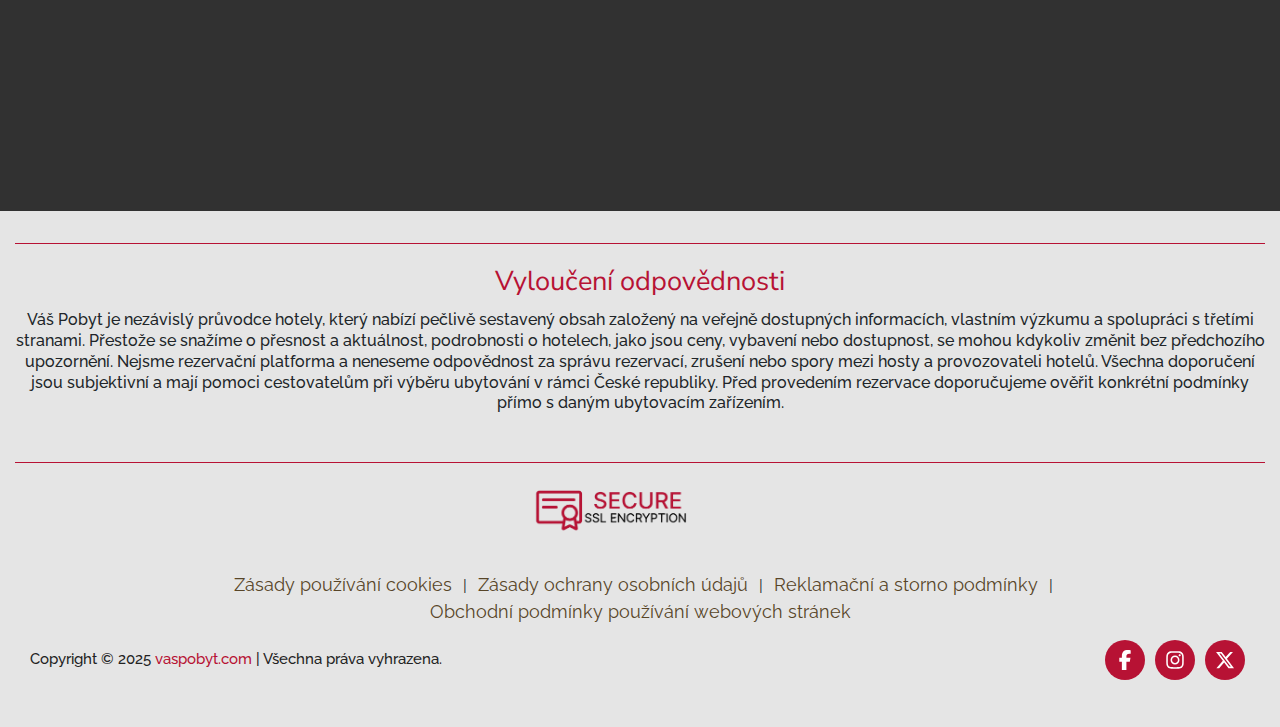
<file: romatic-stays.html>
<html lang="cs">

<head>
    <meta charset="UTF-8">
    <meta name="viewport" content="width=device-width, initial-scale=1.0">
    <meta name="robots" content="index, follow">
    <link rel="stylesheet" href="assets/css/bootstrap.css">
    <link rel="stylesheet" href="assets/css/aos.css">
    <link rel="stylesheet" href="assets/css/style.css">
    <link rel="stylesheet" href="assets/css/responsive.css">
    <link rel="icon" type="image/x-icon" href="./assets/images/favicon.ico">
    <title>Romantické Pobyty</title>
</head>

<body>
    <!-- Header  Start -->
    <header class="main-header">
        <div class="container">
            <nav class="site-nav">
                <div class="logo-wrapper">
                    <a href="./" class="logo-link"></a>
                </div>
                <div class="toggle-button"></div>
                <div class="nav-drawer">
                    <ul>
                        <li><a href="./">Domov</a></li>
                        <li><a href="spa-wellness-hotels">Lázeňské a wellness hotely</a></li>
                        <li><a href="castle-historic-hotels">Zámecké a historické hotely</a></li>
                        <li><a href="nature-mountain-refuge">Přírodní a horská útočiště</a></li>
                        <li class="nav-active"><a href="romatic-stays">Romantické pobyty</a></li>
                        <li><a href="boutique-design-hotels">Boutique & design hotely</a></li>
                        <li><a href="blogposts">Blogové Příspěvky</a></li>
                        <li><a href="about-project">O projektu</a></li>
                        <li><a href="contact-us">Kontaktujte nás</a></li>
                    </ul>
                    <div class="close-btn"></div>
                </div>
            </nav>
        </div>
    </header>
    <!-- Header End -->

    <!-- Banner  Start -->
    <section class="common_banner hotels" style="background-image: url(./assets/images/home_after_banner.jpg);">
        <div class="container">
            <div class="common__title text-center">
                <h1>
                    Romantické Pobyty
                </h1>
            </div>
        </div>
    </section>
    <!-- Banner  End-->

    <!-- After Banner Section Start -->
    <section class="img_text-section py-7 aoshide">
        <div class="container">
            <div class="row align-center">
                <div class="col-lg-7">
                    <div class="img_text-images">
                        <div class="img_text-main aos-init aos-animate" data-aos="fade-right" data-aos-duration="1500"
                            style="background-image: url(assets/images/home_after_banner.jpg);"></div>
                        <div class="img_text-overlay"
                            style="background-image: url(assets/images/home_after_banner2.jpg);"></div>
                    </div>
                </div>

                <div class="col-lg-5">
                    <div class="img_text-content aos-init aos-animate" data-aos="fade-left" data-aos-duration="1500">
                        <h3 class="mb-4">
                            Romantické pobyty v České republice
                        </h3>
                        <p class="img_text">
                            V Česku má romantika mnoho podob – ranní procházky pod hradbami, skryté zámečky
                            uprostřed lesů, večeře při svíčkách na venkově. Tento výběr hotelů je navržen pro dva –
                            nabízí soukromí, atmosféru a prostor pro spojení. Ať už slavíte výročí, plánujete útěk z
                            města nebo jen potřebujete zpomalit, zde najdete místa, která vám to umožní.
                        </p>
                    </div>
                </div>
            </div>
        </div>
    </section>
    <!-- After Banner Section Start -->

    <!-- Hotels Cards Section Start -->
    <section class="hotel_cards_sec aoshide bg_dark py-7"
        style="background-image: url(assets/images/hotels_sec_bg.jpg);">
        <div class="container">
            <div class="hotel_cards_wrap">

                <div class="hotel_cards mb-5">
                    <div class="row">
                        <div class="col-lg-5 img_prt">
                            <div class="hotels_card_img_outer">
                                <div class="hotels_card_img"
                                    style="background-image: url(assets/images/home_after_banner.jpg);">
                                </div>
                                <div class="hotels_loc_tag">
                                    <p>
                                        <svg xmlns="http://www.w3.org/2000/svg" viewBox="0 0 384 512" fill="#fff">
                                            <path
                                                d="M215.7 499.2C267 435 384 279.4 384 192C384 86 298 0 192 0S0 86 0 192c0 87.4 117 243 168.3 307.2c12.3 15.3 35.1 15.3 47.4 0zM192 128a64 64 0 1 1 0 128 64 64 0 1 1 0-128z" />
                                        </svg> Karlštejn – Střední Čechy
                                    </p>
                                </div>
                            </div>
                        </div>
                        <div class="col-lg-7">
                            <div class="hotels_card_content">
                                <h2>
                                    Hotel Mlýn Karlštejn
                                </h2>
                                <p class="italic_text">
                                    Romantický mlýn na břehu řeky s výhledem na hrad a nadčasovou atmosférou.
                                </p>
                                <p>
                                    Hotel Mlýn Karlštejn se nachází přímo na břehu řeky Berounky, pod ikonickým hradem.
                                    Historická budova mlýna je dnes přeměněna na stylové útočiště pro páry. Pokoje
                                    kombinují
                                    přírodní materiály, kámen a dřevo s velkými okny a výhledem do krajiny.
                                </p>
                                <div class="hidden_content">
                                    <p>
                                        Ráno si můžete dát snídani na terase, projít se ke hradu nebo si půjčit kola.
                                        Večer si
                                        otevřete víno v zahradě u řeky. Klid, historie a výjimečné prostředí dělají z
                                        tohoto místa
                                        jeden z nejromantičtějších hotelů v okolí Prahy.
                                    </p>
                                    <ul>
                                        <li>
                                            <p>
                                                <svg xmlns="http://www.w3.org/2000/svg" viewBox="0 0 448 512"
                                                    fill="#fff">
                                                    <path
                                                        d="M438.6 278.6c12.5-12.5 12.5-32.8 0-45.3l-160-160c-12.5-12.5-32.8-12.5-45.3 0s-12.5 32.8 0 45.3L338.8 224 32 224c-17.7 0-32 14.3-32 32s14.3 32 32 32l306.7 0L233.4 393.4c-12.5 12.5-12.5 32.8 0 45.3s32.8 12.5 45.3 0l160-160z" />
                                                </svg> Zahrada a terasa u řeky
                                            </p>
                                        </li>
                                        <li>
                                            <p>
                                                <svg xmlns="http://www.w3.org/2000/svg" viewBox="0 0 448 512"
                                                    fill="#fff">
                                                    <path
                                                        d="M438.6 278.6c12.5-12.5 12.5-32.8 0-45.3l-160-160c-12.5-12.5-32.8-12.5-45.3 0s-12.5 32.8 0 45.3L338.8 224 32 224c-17.7 0-32 14.3-32 32s14.3 32 32 32l306.7 0L233.4 393.4c-12.5 12.5-12.5 32.8 0 45.3s32.8 12.5 45.3 0l160-160z" />
                                                </svg> Výhled na hrad Karlštejn
                                            </p>
                                        </li>
                                        <li>
                                            <p>
                                                <svg xmlns="http://www.w3.org/2000/svg" viewBox="0 0 448 512"
                                                    fill="#fff">
                                                    <path
                                                        d="M438.6 278.6c12.5-12.5 12.5-32.8 0-45.3l-160-160c-12.5-12.5-32.8-12.5-45.3 0s-12.5 32.8 0 45.3L338.8 224 32 224c-17.7 0-32 14.3-32 32s14.3 32 32 32l306.7 0L233.4 393.4c-12.5 12.5-12.5 32.8 0 45.3s32.8 12.5 45.3 0l160-160z" />
                                                </svg> Přímý přístup k cyklostezkám
                                            </p>
                                        </li>
                                        <li>
                                            <p>
                                                <svg xmlns="http://www.w3.org/2000/svg" viewBox="0 0 448 512"
                                                    fill="#fff">
                                                    <path
                                                        d="M438.6 278.6c12.5-12.5 12.5-32.8 0-45.3l-160-160c-12.5-12.5-32.8-12.5-45.3 0s-12.5 32.8 0 45.3L338.8 224 32 224c-17.7 0-32 14.3-32 32s14.3 32 32 32l306.7 0L233.4 393.4c-12.5 12.5-12.5 32.8 0 45.3s32.8 12.5 45.3 0l160-160z" />
                                                </svg> Historické kouzlo s moderním komfortem
                                            </p>
                                        </li>
                                        <li>
                                            <p>
                                                <svg xmlns="http://www.w3.org/2000/svg" viewBox="0 0 448 512"
                                                    fill="#fff">
                                                    <path
                                                        d="M438.6 278.6c12.5-12.5 12.5-32.8 0-45.3l-160-160c-12.5-12.5-32.8-12.5-45.3 0s-12.5 32.8 0 45.3L338.8 224 32 224c-17.7 0-32 14.3-32 32s14.3 32 32 32l306.7 0L233.4 393.4c-12.5 12.5-12.5 32.8 0 45.3s32.8 12.5 45.3 0l160-160z" />
                                                </svg> Ideální pro klidné romantické pobyty
                                            </p>
                                        </li>
                                    </ul>
                                </div>
                                <div class="hotel_btns_grp">
                                    <button class="butn read_more_butn hotel_cards_btn subpage-readmore-btn">Přečtěte si
                                        více
                                        <svg xmlns="http://www.w3.org/2000/svg" viewBox="0 0 448 512">
                                            <path
                                                d="M201.4 374.6c12.5 12.5 32.8 12.5 45.3 0l160-160c12.5-12.5 12.5-32.8 0-45.3s-32.8-12.5-45.3 0L224 306.7 86.6 169.4c-12.5-12.5-32.8-12.5-45.3 0s-12.5 32.8 0 45.3l160 160z">
                                            </path>
                                        </svg>
                                    </button>
                                    <a href="https://www.agoda.com/search?pcs=1&cid=-1&hl=cs-cz&checkIn=2025-04-25&checkOut=2025-04-26&adults=1&rooms=1&selectedproperty=131049&city=67486&pslc=1&ds=D0%2BHSeksmhVDX1HD"
                                        target="_blank" class="butn hotel_cards_btn mt-4">Zobrazit
                                        hotel</a>
                                </div>
                            </div>
                        </div>
                    </div>
                </div>


                <div class="hotel_cards reverse mb-5">
                    <div class="row flex-row-reverse">
                        <div class="col-lg-5 img_prt">
                            <div class="hotels_card_img_outer">
                                <div class="hotels_card_img"
                                    style="background-image: url(assets/images/home_after_banner.jpg);">
                                </div>
                                <div class="hotels_loc_tag">
                                    <p>
                                        <svg xmlns="http://www.w3.org/2000/svg" viewBox="0 0 384 512" fill="#fff">
                                            <path
                                                d="M215.7 499.2C267 435 384 279.4 384 192C384 86 298 0 192 0S0 86 0 192c0 87.4 117 243 168.3 307.2c12.3 15.3 35.1 15.3 47.4 0zM192 128a64 64 0 1 1 0 128 64 64 0 1 1 0-128z" />
                                        </svg> Mcely – Střední Čechy
                                    </p>
                                </div>
                            </div>
                        </div>
                        <div class="col-lg-7">
                            <div class="hotels_card_content">
                                <h2>
                                    Chateau Mcely
                                </h2>
                                <p class="italic_text">
                                    Elegantní venkovský zámek s lesním wellness, výhledy a dokonalým klidem.
                                </p>
                                <p>
                                    Jen hodinu od Prahy nabízí Chateau Mcely kompletní zážitek pro páry: stylové pokoje
                                    s
                                    antik nábytkem, lesní stezky v soukromém parku a spa zónu s vířivkami, parními
                                    rituály a
                                    procedurami pro dva.
                                </p>
                                <div class="hidden_content">
                                    <p>
                                        Kosmetika Mcely Bouquet je vyráběna přímo na místě, restaurace podává degustační
                                        menu
                                        z lokálních surovin a večery na terase se západem slunce si zapamatujete navždy.
                                        Ideální
                                        pro výročí, žádosti o ruku nebo zkrátka čas ve dvou.
                                    </p>
                                    <ul>
                                        <li>
                                            <p>
                                                <svg xmlns="http://www.w3.org/2000/svg" viewBox="0 0 448 512"
                                                    fill="#fff">
                                                    <path
                                                        d="M438.6 278.6c12.5-12.5 12.5-32.8 0-45.3l-160-160c-12.5-12.5-32.8-12.5-45.3 0s-12.5 32.8 0 45.3L338.8 224 32 224c-17.7 0-32 14.3-32 32s14.3 32 32 32l306.7 0L233.4 393.4c-12.5 12.5-12.5 32.8 0 45.3s32.8 12.5 45.3 0l160-160z" />
                                                </svg> Lesní wellness s venkovní vířivkou
                                            </p>
                                        </li>
                                        <li>
                                            <p>
                                                <svg xmlns="http://www.w3.org/2000/svg" viewBox="0 0 448 512"
                                                    fill="#fff">
                                                    <path
                                                        d="M438.6 278.6c12.5-12.5 12.5-32.8 0-45.3l-160-160c-12.5-12.5-32.8-12.5-45.3 0s-12.5 32.8 0 45.3L338.8 224 32 224c-17.7 0-32 14.3-32 32s14.3 32 32 32l306.7 0L233.4 393.4c-12.5 12.5-12.5 32.8 0 45.3s32.8 12.5 45.3 0l160-160z" />
                                                </svg> Stylové pokoje s historickým nádechem
                                            </p>
                                        </li>
                                        <li>
                                            <p>
                                                <svg xmlns="http://www.w3.org/2000/svg" viewBox="0 0 448 512"
                                                    fill="#fff">
                                                    <path
                                                        d="M438.6 278.6c12.5-12.5 12.5-32.8 0-45.3l-160-160c-12.5-12.5-32.8-12.5-45.3 0s-12.5 32.8 0 45.3L338.8 224 32 224c-17.7 0-32 14.3-32 32s14.3 32 32 32l306.7 0L233.4 393.4c-12.5 12.5-12.5 32.8 0 45.3s32.8 12.5 45.3 0l160-160z" />
                                                </svg> Degustační večeře s výhledem
                                            </p>
                                        </li>
                                        <li>
                                            <p>
                                                <svg xmlns="http://www.w3.org/2000/svg" viewBox="0 0 448 512"
                                                    fill="#fff">
                                                    <path
                                                        d="M438.6 278.6c12.5-12.5 12.5-32.8 0-45.3l-160-160c-12.5-12.5-32.8-12.5-45.3 0s-12.5 32.8 0 45.3L338.8 224 32 224c-17.7 0-32 14.3-32 32s14.3 32 32 32l306.7 0L233.4 393.4c-12.5 12.5-12.5 32.8 0 45.3s32.8 12.5 45.3 0l160-160z" />
                                                </svg> Anglický park a soukromé stezky
                                            </p>
                                        </li>
                                        <li>
                                            <p>
                                                <svg xmlns="http://www.w3.org/2000/svg" viewBox="0 0 448 512"
                                                    fill="#fff">
                                                    <path
                                                        d="M438.6 278.6c12.5-12.5 12.5-32.8 0-45.3l-160-160c-12.5-12.5-32.8-12.5-45.3 0s-12.5 32.8 0 45.3L338.8 224 32 224c-17.7 0-32 14.3-32 32s14.3 32 32 32l306.7 0L233.4 393.4c-12.5 12.5-12.5 32.8 0 45.3s32.8 12.5 45.3 0l160-160z" />
                                                </svg> Přírodní kosmetika vyrobená na místě
                                            </p>
                                        </li>
                                    </ul>
                                </div>
                                <div class="hotel_btns_grp">
                                    <button class="butn read_more_butn hotel_cards_btn subpage-readmore-btn">Přečtěte si
                                        více
                                        <svg xmlns="http://www.w3.org/2000/svg" viewBox="0 0 448 512">
                                            <path
                                                d="M201.4 374.6c12.5 12.5 32.8 12.5 45.3 0l160-160c12.5-12.5 12.5-32.8 0-45.3s-32.8-12.5-45.3 0L224 306.7 86.6 169.4c-12.5-12.5-32.8-12.5-45.3 0s-12.5 32.8 0 45.3l160 160z">
                                            </path>
                                        </svg>
                                    </button>
                                    <a href="https://www.agoda.com/search?pcs=1&cid=-1&hl=cs-cz&checkIn=2025-04-25&checkOut=2025-04-26&adults=1&rooms=1&selectedproperty=131061&city=67496&pslc=1&ds=cJFdYcpQJ1DjyOxK"
                                        target="_blank" class="butn hotel_cards_btn mt-4">Zobrazit
                                        hotel</a>
                                </div>
                            </div>
                        </div>
                    </div>
                </div>


                <div class="hotel_cards mb-5">
                    <div class="row">
                        <div class="col-lg-5 img_prt">
                            <div class="hotels_card_img_outer">
                                <div class="hotels_card_img"
                                    style="background-image: url(assets/images/home_after_banner.jpg);">
                                </div>
                                <div class="hotels_loc_tag">
                                    <p>
                                        <svg xmlns="http://www.w3.org/2000/svg" viewBox="0 0 384 512" fill="#fff">
                                            <path
                                                d="M215.7 499.2C267 435 384 279.4 384 192C384 86 298 0 192 0S0 86 0 192c0 87.4 117 243 168.3 307.2c12.3 15.3 35.1 15.3 47.4 0zM192 128a64 64 0 1 1 0 128 64 64 0 1 1 0-128z" />
                                        </svg> Zlínský kraj – Morava
                                    </p>
                                </div>
                            </div>
                        </div>
                        <div class="col-lg-7">
                            <div class="hotels_card_content">
                                <h2>
                                    Villa Memories
                                </h2>
                                <p class="italic_text">
                                    Soukromá vila s designovým interiérem a osobním přístupem.
                                </p>
                                <p>
                                    Villa Memories je tichým a exkluzivním útočištěm uprostřed přírody. Má pouze několik
                                    pokojů, které působí spíše jako soukromé apartmány. Luxusní, promyšlené a s
                                    maximálním
                                    důrazem na detail.
                                </p>
                                <div class="hidden_content">
                                    <p>
                                        Každé ráno začíná soukromou snídaní na terase, večery můžete zakončit u
                                        vyhřívaného
                                        bazénu. Personál přizpůsobuje služby vašim přáním – ideální pro páry, které
                                        hledají klid,
                                        soukromí a vysoký standard.
                                    </p>
                                    <ul>
                                        <li>
                                            <p>
                                                <svg xmlns="http://www.w3.org/2000/svg" viewBox="0 0 448 512"
                                                    fill="#fff">
                                                    <path
                                                        d="M438.6 278.6c12.5-12.5 12.5-32.8 0-45.3l-160-160c-12.5-12.5-32.8-12.5-45.3 0s-12.5 32.8 0 45.3L338.8 224 32 224c-17.7 0-32 14.3-32 32s14.3 32 32 32l306.7 0L233.4 393.4c-12.5 12.5-12.5 32.8 0 45.3s32.8 12.5 45.3 0l160-160z" />
                                                </svg> Luxusní vila s minimem pokojů
                                            </p>
                                        </li>
                                        <li>
                                            <p>
                                                <svg xmlns="http://www.w3.org/2000/svg" viewBox="0 0 448 512"
                                                    fill="#fff">
                                                    <path
                                                        d="M438.6 278.6c12.5-12.5 12.5-32.8 0-45.3l-160-160c-12.5-12.5-32.8-12.5-45.3 0s-12.5 32.8 0 45.3L338.8 224 32 224c-17.7 0-32 14.3-32 32s14.3 32 32 32l306.7 0L233.4 393.4c-12.5 12.5-12.5 32.8 0 45.3s32.8 12.5 45.3 0l160-160z" />
                                                </svg> Vyhřívaný bazén a soukromé zahrady
                                            </p>
                                        </li>
                                        <li>
                                            <p>
                                                <svg xmlns="http://www.w3.org/2000/svg" viewBox="0 0 448 512"
                                                    fill="#fff">
                                                    <path
                                                        d="M438.6 278.6c12.5-12.5 12.5-32.8 0-45.3l-160-160c-12.5-12.5-32.8-12.5-45.3 0s-12.5 32.8 0 45.3L338.8 224 32 224c-17.7 0-32 14.3-32 32s14.3 32 32 32l306.7 0L233.4 393.4c-12.5 12.5-12.5 32.8 0 45.3s32.8 12.5 45.3 0l160-160z" />
                                                </svg> Osobní přístup a služby na míru
                                            </p>
                                        </li>
                                        <li>
                                            <p>
                                                <svg xmlns="http://www.w3.org/2000/svg" viewBox="0 0 448 512"
                                                    fill="#fff">
                                                    <path
                                                        d="M438.6 278.6c12.5-12.5 12.5-32.8 0-45.3l-160-160c-12.5-12.5-32.8-12.5-45.3 0s-12.5 32.8 0 45.3L338.8 224 32 224c-17.7 0-32 14.3-32 32s14.3 32 32 32l306.7 0L233.4 393.4c-12.5 12.5-12.5 32.8 0 45.3s32.8 12.5 45.3 0l160-160z" />
                                                </svg> Stylový interiér a soukromí
                                            </p>
                                        </li>
                                        <li>
                                            <p>
                                                <svg xmlns="http://www.w3.org/2000/svg" viewBox="0 0 448 512"
                                                    fill="#fff">
                                                    <path
                                                        d="M438.6 278.6c12.5-12.5 12.5-32.8 0-45.3l-160-160c-12.5-12.5-32.8-12.5-45.3 0s-12.5 32.8 0 45.3L338.8 224 32 224c-17.7 0-32 14.3-32 32s14.3 32 32 32l306.7 0L233.4 393.4c-12.5 12.5-12.5 32.8 0 45.3s32.8 12.5 45.3 0l160-160z" />
                                                </svg> Perfektní na romantické delší pobyty
                                            </p>
                                        </li>
                                    </ul>
                                </div>
                                <div class="hotel_btns_grp">
                                    <button class="butn read_more_butn hotel_cards_btn subpage-readmore-btn">Přečtěte si
                                        více
                                        <svg xmlns="http://www.w3.org/2000/svg" viewBox="0 0 448 512">
                                            <path
                                                d="M201.4 374.6c12.5 12.5 32.8 12.5 45.3 0l160-160c12.5-12.5 12.5-32.8 0-45.3s-32.8-12.5-45.3 0L224 306.7 86.6 169.4c-12.5-12.5-32.8-12.5-45.3 0s-12.5 32.8 0 45.3l160 160z">
                                            </path>
                                        </svg>
                                    </button>
                                    <a href="https://www.agoda.com/search?pcs=1&cid=-1&hl=cs-cz&checkIn=2025-04-25&checkOut=2025-04-26&adults=1&rooms=1&selectedproperty=56700164&city=110487&pslc=1&ds=tpMuarQwP1Qh871C" target="_blank" class="butn hotel_cards_btn mt-4">Zobrazit
                                        hotel</a>
                                </div>
                            </div>
                        </div>
                    </div>
                </div>


                <div class="hotel_cards reverse mb-5">
                    <div class="row flex-row-reverse">
                        <div class="col-lg-5 img_prt">
                            <div class="hotels_card_img_outer">
                                <div class="hotels_card_img"
                                    style="background-image: url(assets/images/home_after_banner.jpg);">
                                </div>
                                <div class="hotels_loc_tag">
                                    <p>
                                        <svg xmlns="http://www.w3.org/2000/svg" viewBox="0 0 384 512" fill="#fff">
                                            <path
                                                d="M215.7 499.2C267 435 384 279.4 384 192C384 86 298 0 192 0S0 86 0 192c0 87.4 117 243 168.3 307.2c12.3 15.3 35.1 15.3 47.4 0zM192 128a64 64 0 1 1 0 128 64 64 0 1 1 0-128z" />
                                        </svg> Ratměřice – Střední Čechy
                                    </p>
                                </div>
                            </div>
                        </div>
                        <div class="col-lg-7">
                            <div class="hotels_card_content">
                                <h2>
                                    Zámek Ratměřice
                                </h2>
                                <p class="italic_text">
                                    Zámek s minimalistickým interiérem a botanickou zahradou pro klidné chvíle.
                                </p>
                                <p>
                                    Tento méně známý zámek kombinuje historickou architekturu s moderním designem.
                                    Pokoje
                                    jsou vzdušné, jednoduché, ale elegantní. V zahradě najdete přes 150 let staré
                                    sekvoje,
                                    romantické cestičky a sezónní květiny.
                                </p>
                                <div class="hidden_content">
                                    <p>
                                        Wellness zóna, vynikající restaurace a naprostý klid tvoří prostředí, kde se
                                        můžete na chvíli
                                        zastavit. Vhodné pro páry, které ocení klid, styl a soukromí.
                                    </p>
                                    <ul>
                                        <li>
                                            <p>
                                                <svg xmlns="http://www.w3.org/2000/svg" viewBox="0 0 448 512"
                                                    fill="#fff">
                                                    <path
                                                        d="M438.6 278.6c12.5-12.5 12.5-32.8 0-45.3l-160-160c-12.5-12.5-32.8-12.5-45.3 0s-12.5 32.8 0 45.3L338.8 224 32 224c-17.7 0-32 14.3-32 32s14.3 32 32 32l306.7 0L233.4 393.4c-12.5 12.5-12.5 32.8 0 45.3s32.8 12.5 45.3 0l160-160z" />
                                                </svg> Minimalistické pokoje v historickém objektu
                                            </p>
                                        </li>
                                        <li>
                                            <p>
                                                <svg xmlns="http://www.w3.org/2000/svg" viewBox="0 0 448 512"
                                                    fill="#fff">
                                                    <path
                                                        d="M438.6 278.6c12.5-12.5 12.5-32.8 0-45.3l-160-160c-12.5-12.5-32.8-12.5-45.3 0s-12.5 32.8 0 45.3L338.8 224 32 224c-17.7 0-32 14.3-32 32s14.3 32 32 32l306.7 0L233.4 393.4c-12.5 12.5-12.5 32.8 0 45.3s32.8 12.5 45.3 0l160-160z" />
                                                </svg> Botanická zahrada se sekvojemi
                                            </p>
                                        </li>
                                        <li>
                                            <p>
                                                <svg xmlns="http://www.w3.org/2000/svg" viewBox="0 0 448 512"
                                                    fill="#fff">
                                                    <path
                                                        d="M438.6 278.6c12.5-12.5 12.5-32.8 0-45.3l-160-160c-12.5-12.5-32.8-12.5-45.3 0s-12.5 32.8 0 45.3L338.8 224 32 224c-17.7 0-32 14.3-32 32s14.3 32 32 32l306.7 0L233.4 393.4c-12.5 12.5-12.5 32.8 0 45.3s32.8 12.5 45.3 0l160-160z" />
                                                </svg> Wellness a masáže
                                            </p>
                                        </li>
                                        <li>
                                            <p>
                                                <svg xmlns="http://www.w3.org/2000/svg" viewBox="0 0 448 512"
                                                    fill="#fff">
                                                    <path
                                                        d="M438.6 278.6c12.5-12.5 12.5-32.8 0-45.3l-160-160c-12.5-12.5-32.8-12.5-45.3 0s-12.5 32.8 0 45.3L338.8 224 32 224c-17.7 0-32 14.3-32 32s14.3 32 32 32l306.7 0L233.4 393.4c-12.5 12.5-12.5 32.8 0 45.3s32.8 12.5 45.3 0l160-160z" />
                                                </svg> Degustační menu s párováním vín
                                            </p>
                                        </li>
                                        <li>
                                            <p>
                                                <svg xmlns="http://www.w3.org/2000/svg" viewBox="0 0 448 512"
                                                    fill="#fff">
                                                    <path
                                                        d="M438.6 278.6c12.5-12.5 12.5-32.8 0-45.3l-160-160c-12.5-12.5-32.8-12.5-45.3 0s-12.5 32.8 0 45.3L338.8 224 32 224c-17.7 0-32 14.3-32 32s14.3 32 32 32l306.7 0L233.4 393.4c-12.5 12.5-12.5 32.8 0 45.3s32.8 12.5 45.3 0l160-160z" />
                                                </svg> Tiché prostředí mimo hlavní turistické trasy
                                            </p>
                                        </li>
                                    </ul>
                                </div>
                                <div class="hotel_btns_grp">
                                    <button class="butn read_more_butn hotel_cards_btn subpage-readmore-btn">Přečtěte si
                                        více
                                        <svg xmlns="http://www.w3.org/2000/svg" viewBox="0 0 448 512">
                                            <path
                                                d="M201.4 374.6c12.5 12.5 32.8 12.5 45.3 0l160-160c12.5-12.5 12.5-32.8 0-45.3s-32.8-12.5-45.3 0L224 306.7 86.6 169.4c-12.5-12.5-32.8-12.5-45.3 0s-12.5 32.8 0 45.3l160 160z">
                                            </path>
                                        </svg>
                                    </button>
                                    <a href="https://www.agoda.com/search?pcs=1&cid=-1&hl=cs-cz&checkIn=2025-04-25&checkOut=2025-04-26&adults=1&rooms=1&selectedproperty=6622094&city=106010&pslc=1&ds=mCfoAKK%2BOzKhqo3C" target="_blank" class="butn hotel_cards_btn mt-4">Zobrazit
                                        hotel</a>
                                </div>
                            </div>
                        </div>
                    </div>
                </div>


                <div class="hotel_cards  mb-5">
                    <div class="row">
                        <div class="col-lg-5 img_prt">
                            <div class="hotels_card_img_outer">
                                <div class="hotels_card_img"
                                    style="background-image: url(assets/images/home_after_banner.jpg);">
                                </div>
                                <div class="hotels_loc_tag">
                                    <p>
                                        <svg xmlns="http://www.w3.org/2000/svg" viewBox="0 0 384 512" fill="#fff">
                                            <path
                                                d="M215.7 499.2C267 435 384 279.4 384 192C384 86 298 0 192 0S0 86 0 192c0 87.4 117 243 168.3 307.2c12.3 15.3 35.1 15.3 47.4 0zM192 128a64 64 0 1 1 0 128 64 64 0 1 1 0-128z" />
                                        </svg> Býkovice – Jižní Morava
                                    </p>
                                </div>
                            </div>
                        </div>
                        <div class="col-lg-7">
                            <div class="hotels_card_content">
                                <h2>
                                    Hotel U Tří volů
                                </h2>
                                <p class="italic_text">
                                    Venkovský hostinec s rustikální atmosférou a rodinnou péčí.
                                </p>
                                <p>
                                    Tento hotel v Býkovicích nabízí jiný druh romantiky – klid, jednoduchost a
                                    autentičnost.
                                    Pokoje jsou útulné, jídelna s krbem a nabídka tradičních moravských jídel vás vtáhne
                                    do
                                    pohodového tempa venkova.
                                </p>
                                <div class="hidden_content">
                                    <p>
                                        Bez přepychu, ale s duší. Místo, kde můžete jen být – spolu, v klidu a mimo
                                        rušný svět.
                                    </p>
                                    <ul>
                                        <li>
                                            <p>
                                                <svg xmlns="http://www.w3.org/2000/svg" viewBox="0 0 448 512"
                                                    fill="#fff">
                                                    <path
                                                        d="M438.6 278.6c12.5-12.5 12.5-32.8 0-45.3l-160-160c-12.5-12.5-32.8-12.5-45.3 0s-12.5 32.8 0 45.3L338.8 224 32 224c-17.7 0-32 14.3-32 32s14.3 32 32 32l306.7 0L233.4 393.4c-12.5 12.5-12.5 32.8 0 45.3s32.8 12.5 45.3 0l160-160z" />
                                                </svg> Pokoje s výhledem do přírody
                                            </p>
                                        </li>
                                        <li>
                                            <p>
                                                <svg xmlns="http://www.w3.org/2000/svg" viewBox="0 0 448 512"
                                                    fill="#fff">
                                                    <path
                                                        d="M438.6 278.6c12.5-12.5 12.5-32.8 0-45.3l-160-160c-12.5-12.5-32.8-12.5-45.3 0s-12.5 32.8 0 45.3L338.8 224 32 224c-17.7 0-32 14.3-32 32s14.3 32 32 32l306.7 0L233.4 393.4c-12.5 12.5-12.5 32.8 0 45.3s32.8 12.5 45.3 0l160-160z" />
                                                </svg> Krb a domácí moravská kuchyně
                                            </p>
                                        </li>
                                        <li>
                                            <p>
                                                <svg xmlns="http://www.w3.org/2000/svg" viewBox="0 0 448 512"
                                                    fill="#fff">
                                                    <path
                                                        d="M438.6 278.6c12.5-12.5 12.5-32.8 0-45.3l-160-160c-12.5-12.5-32.8-12.5-45.3 0s-12.5 32.8 0 45.3L338.8 224 32 224c-17.7 0-32 14.3-32 32s14.3 32 32 32l306.7 0L233.4 393.4c-12.5 12.5-12.5 32.8 0 45.3s32.8 12.5 45.3 0l160-160z" />
                                                </svg> Rodinné prostředí a péče
                                            </p>
                                        </li>
                                        <li>
                                            <p>
                                                <svg xmlns="http://www.w3.org/2000/svg" viewBox="0 0 448 512"
                                                    fill="#fff">
                                                    <path
                                                        d="M438.6 278.6c12.5-12.5 12.5-32.8 0-45.3l-160-160c-12.5-12.5-32.8-12.5-45.3 0s-12.5 32.8 0 45.3L338.8 224 32 224c-17.7 0-32 14.3-32 32s14.3 32 32 32l306.7 0L233.4 393.4c-12.5 12.5-12.5 32.8 0 45.3s32.8 12.5 45.3 0l160-160z" />
                                                </svg> Klidná lokalita bez ruchu
                                            </p>
                                        </li>
                                        <li>
                                            <p>
                                                <svg xmlns="http://www.w3.org/2000/svg" viewBox="0 0 448 512"
                                                    fill="#fff">
                                                    <path
                                                        d="M438.6 278.6c12.5-12.5 12.5-32.8 0-45.3l-160-160c-12.5-12.5-32.8-12.5-45.3 0s-12.5 32.8 0 45.3L338.8 224 32 224c-17.7 0-32 14.3-32 32s14.3 32 32 32l306.7 0L233.4 393.4c-12.5 12.5-12.5 32.8 0 45.3s32.8 12.5 45.3 0l160-160z" />
                                                </svg> Vhodné pro pomalé víkendy ve dvou
                                            </p>
                                        </li>
                                    </ul>
                                </div>
                                <div class="hotel_btns_grp">
                                    <button class="butn read_more_butn hotel_cards_btn subpage-readmore-btn">Přečtěte si
                                        více
                                        <svg xmlns="http://www.w3.org/2000/svg" viewBox="0 0 448 512">
                                            <path
                                                d="M201.4 374.6c12.5 12.5 32.8 12.5 45.3 0l160-160c12.5-12.5 12.5-32.8 0-45.3s-32.8-12.5-45.3 0L224 306.7 86.6 169.4c-12.5-12.5-32.8-12.5-45.3 0s-12.5 32.8 0 45.3l160 160z">
                                            </path>
                                        </svg>
                                    </button>
                                    <a href="https://www.agoda.com/search?pcs=1&cid=-1&hl=cs-cz&checkIn=2025-04-25&checkOut=2025-04-26&adults=1&rooms=1&selectedproperty=377816&city=705518&pslc=1&ds=FS11ca2%2F0euoHjIG"
                                        target="_blank" class="butn hotel_cards_btn mt-4">Zobrazit
                                        hotel</a>
                                </div>
                            </div>
                        </div>
                    </div>
                </div>

                <div class="hotel_cards  mb-5">
                    <div class="row">
                        <div class="col-lg-5 img_prt">
                            <div class="hotels_card_img_outer">
                                <div class="hotels_card_img"
                                    style="background-image: url(assets/images/home_after_banner.jpg);">
                                </div>
                                <div class="hotels_loc_tag">
                                    <p>
                                        <svg xmlns="http://www.w3.org/2000/svg" viewBox="0 0 384 512" fill="#fff">
                                            <path
                                                d="M215.7 499.2C267 435 384 279.4 384 192C384 86 298 0 192 0S0 86 0 192c0 87.4 117 243 168.3 307.2c12.3 15.3 35.1 15.3 47.4 0zM192 128a64 64 0 1 1 0 128 64 64 0 1 1 0-128z" />
                                        </svg> Bílá – Beskydy
                                    </p>
                                </div>
                            </div>
                        </div>
                        <div class="col-lg-7">
                            <div class="hotels_card_content">
                                <h2>
                                    Wellness Hotel Ondrášův dvůr
                                </h2>
                                <p class="italic_text">
                                    Horský resort s privátními wellness kabinkami a výhledem do lesů.
                                </p>
                                <p>
                                    Ondrášův dvůr je wellness hotel v srdci Beskyd, zaměřený na páry. Nabízí soukromé
                                    spa
                                    kabiny, vířivky pod širým nebem, masáže i sauny jen pro dva. Interiéry kombinují
                                    dřevo,
                                    kámen a horskou atmosféru.
                                </p>
                                <div class="hidden_content">
                                    <p>
                                        V zimě nabízí zasněžený klid, v létě lesy, stezky a čerstvý vzduch. Restaurace
                                        podává
                                        moderní verze tradičních jídel.
                                    </p>
                                    <ul>
                                        <li>
                                            <p>
                                                <svg xmlns="http://www.w3.org/2000/svg" viewBox="0 0 448 512"
                                                    fill="#fff">
                                                    <path
                                                        d="M438.6 278.6c12.5-12.5 12.5-32.8 0-45.3l-160-160c-12.5-12.5-32.8-12.5-45.3 0s-12.5 32.8 0 45.3L338.8 224 32 224c-17.7 0-32 14.3-32 32s14.3 32 32 32l306.7 0L233.4 393.4c-12.5 12.5-12.5 32.8 0 45.3s32.8 12.5 45.3 0l160-160z" />
                                                </svg> Privátní wellness kabiny
                                            </p>
                                        </li>
                                        <li>
                                            <p>
                                                <svg xmlns="http://www.w3.org/2000/svg" viewBox="0 0 448 512"
                                                    fill="#fff">
                                                    <path
                                                        d="M438.6 278.6c12.5-12.5 12.5-32.8 0-45.3l-160-160c-12.5-12.5-32.8-12.5-45.3 0s-12.5 32.8 0 45.3L338.8 224 32 224c-17.7 0-32 14.3-32 32s14.3 32 32 32l306.7 0L233.4 393.4c-12.5 12.5-12.5 32.8 0 45.3s32.8 12.5 45.3 0l160-160z" />
                                                </svg> Horská příroda a stezky
                                            </p>
                                        </li>
                                        <li>
                                            <p>
                                                <svg xmlns="http://www.w3.org/2000/svg" viewBox="0 0 448 512"
                                                    fill="#fff">
                                                    <path
                                                        d="M438.6 278.6c12.5-12.5 12.5-32.8 0-45.3l-160-160c-12.5-12.5-32.8-12.5-45.3 0s-12.5 32.8 0 45.3L338.8 224 32 224c-17.7 0-32 14.3-32 32s14.3 32 32 32l306.7 0L233.4 393.4c-12.5 12.5-12.5 32.8 0 45.3s32.8 12.5 45.3 0l160-160z" />
                                                </svg> Kombinace dřeva, designu a pohody
                                            </p>
                                        </li>
                                        <li>
                                            <p>
                                                <svg xmlns="http://www.w3.org/2000/svg" viewBox="0 0 448 512"
                                                    fill="#fff">
                                                    <path
                                                        d="M438.6 278.6c12.5-12.5 12.5-32.8 0-45.3l-160-160c-12.5-12.5-32.8-12.5-45.3 0s-12.5 32.8 0 45.3L338.8 224 32 224c-17.7 0-32 14.3-32 32s14.3 32 32 32l306.7 0L233.4 393.4c-12.5 12.5-12.5 32.8 0 45.3s32.8 12.5 45.3 0l160-160z" />
                                                </svg> Vhodné pro zimní i letní pobyty
                                            </p>
                                        </li>
                                        <li>
                                            <p>
                                                <svg xmlns="http://www.w3.org/2000/svg" viewBox="0 0 448 512"
                                                    fill="#fff">
                                                    <path
                                                        d="M438.6 278.6c12.5-12.5 12.5-32.8 0-45.3l-160-160c-12.5-12.5-32.8-12.5-45.3 0s-12.5 32.8 0 45.3L338.8 224 32 224c-17.7 0-32 14.3-32 32s14.3 32 32 32l306.7 0L233.4 393.4c-12.5 12.5-12.5 32.8 0 45.3s32.8 12.5 45.3 0l160-160z" />
                                                </svg> Restaurace s lokálními specialitami
                                            </p>
                                        </li>
                                    </ul>
                                </div>
                                <div class="hotel_btns_grp">
                                    <button class="butn read_more_butn hotel_cards_btn subpage-readmore-btn">Přečtěte si
                                        více
                                        <svg xmlns="http://www.w3.org/2000/svg" viewBox="0 0 448 512">
                                            <path
                                                d="M201.4 374.6c12.5 12.5 32.8 12.5 45.3 0l160-160c12.5-12.5 12.5-32.8 0-45.3s-32.8-12.5-45.3 0L224 306.7 86.6 169.4c-12.5-12.5-32.8-12.5-45.3 0s-12.5 32.8 0 45.3l160 160z">
                                            </path>
                                        </svg>
                                    </button>
                                    <a href="https://www.agoda.com/search?pcs=1&cid=-1&hl=cs-cz&checkIn=2025-04-25&checkOut=2025-04-26&adults=1&rooms=1&selectedproperty=26885027&city=702346&pslc=1&ds=o0ZoAEOnPBKIIt%2F2" target="_blank" class="butn hotel_cards_btn mt-4">Zobrazit
                                        hotel</a>
                                </div>
                            </div>
                        </div>
                    </div>
                </div>

                <div class="hotel_cards reverse  mb-5">
                    <div class="row flex-row-reverse">
                        <div class="col-lg-5 img_prt">
                            <div class="hotels_card_img_outer">
                                <div class="hotels_card_img"
                                    style="background-image: url(assets/images/home_after_banner.jpg);">
                                </div>
                                <div class="hotels_loc_tag">
                                    <p>
                                        <svg xmlns="http://www.w3.org/2000/svg" viewBox="0 0 384 512" fill="#fff">
                                            <path
                                                d="M215.7 499.2C267 435 384 279.4 384 192C384 86 298 0 192 0S0 86 0 192c0 87.4 117 243 168.3 307.2c12.3 15.3 35.1 15.3 47.4 0zM192 128a64 64 0 1 1 0 128 64 64 0 1 1 0-128z" />
                                        </svg> Královéhradecký kraj
                                    </p>
                                </div>
                            </div>
                        </div>
                        <div class="col-lg-7">
                            <div class="hotels_card_content">
                                <h2>
                                    Hotel Obora Knížecí rybník
                                </h2>
                                <p class="italic_text">
                                    Chata u jezera, kde je ticho součástí zážitku.
                                </p>
                                <p>
                                    Každý pokoj má výhled na vodu. Ráno začíná zpěvem ptáků a večerem u krbu. Soukromé
                                    terasy, romantické večeře a úplná absence ruchu.
                                </p>
                                <div class="hidden_content">
                                    <p>
                                        Ideální pro páry, které si chtějí vychutnat chvíli jen pro sebe, bez rušivých
                                        elementů.
                                        Všechno je pomalé, tiché a opravdové.
                                    </p>
                                    <ul>
                                        <li>
                                            <p>
                                                <svg xmlns="http://www.w3.org/2000/svg" viewBox="0 0 448 512"
                                                    fill="#fff">
                                                    <path
                                                        d="M438.6 278.6c12.5-12.5 12.5-32.8 0-45.3l-160-160c-12.5-12.5-32.8-12.5-45.3 0s-12.5 32.8 0 45.3L338.8 224 32 224c-17.7 0-32 14.3-32 32s14.3 32 32 32l306.7 0L233.4 393.4c-12.5 12.5-12.5 32.8 0 45.3s32.8 12.5 45.3 0l160-160z" />
                                                </svg> Přímý výhled na jezero
                                            </p>
                                        </li>
                                        <li>
                                            <p>
                                                <svg xmlns="http://www.w3.org/2000/svg" viewBox="0 0 448 512"
                                                    fill="#fff">
                                                    <path
                                                        d="M438.6 278.6c12.5-12.5 12.5-32.8 0-45.3l-160-160c-12.5-12.5-32.8-12.5-45.3 0s-12.5 32.8 0 45.3L338.8 224 32 224c-17.7 0-32 14.3-32 32s14.3 32 32 32l306.7 0L233.4 393.4c-12.5 12.5-12.5 32.8 0 45.3s32.8 12.5 45.3 0l160-160z" />
                                                </svg> Svíčkami osvětlené večeře
                                            </p>
                                        </li>
                                        <li>
                                            <p>
                                                <svg xmlns="http://www.w3.org/2000/svg" viewBox="0 0 448 512"
                                                    fill="#fff">
                                                    <path
                                                        d="M438.6 278.6c12.5-12.5 12.5-32.8 0-45.3l-160-160c-12.5-12.5-32.8-12.5-45.3 0s-12.5 32.8 0 45.3L338.8 224 32 224c-17.7 0-32 14.3-32 32s14.3 32 32 32l306.7 0L233.4 393.4c-12.5 12.5-12.5 32.8 0 45.3s32.8 12.5 45.3 0l160-160z" />
                                                </svg> Krb a tlusté deky
                                            </p>
                                        </li>
                                        <li>
                                            <p>
                                                <svg xmlns="http://www.w3.org/2000/svg" viewBox="0 0 448 512"
                                                    fill="#fff">
                                                    <path
                                                        d="M438.6 278.6c12.5-12.5 12.5-32.8 0-45.3l-160-160c-12.5-12.5-32.8-12.5-45.3 0s-12.5 32.8 0 45.3L338.8 224 32 224c-17.7 0-32 14.3-32 32s14.3 32 32 32l306.7 0L233.4 393.4c-12.5 12.5-12.5 32.8 0 45.3s32.8 12.5 45.3 0l160-160z" />
                                                </svg> Absolutní klid
                                            </p>
                                        </li>
                                        <li>
                                            <p>
                                                <svg xmlns="http://www.w3.org/2000/svg" viewBox="0 0 448 512"
                                                    fill="#fff">
                                                    <path
                                                        d="M438.6 278.6c12.5-12.5 12.5-32.8 0-45.3l-160-160c-12.5-12.5-32.8-12.5-45.3 0s-12.5 32.8 0 45.3L338.8 224 32 224c-17.7 0-32 14.3-32 32s14.3 32 32 32l306.7 0L233.4 393.4c-12.5 12.5-12.5 32.8 0 45.3s32.8 12.5 45.3 0l160-160z" />
                                                </svg> Balíčky pro páry
                                            </p>
                                        </li>
                                    </ul>
                                </div>
                                <div class="hotel_btns_grp">
                                    <button class="butn read_more_butn hotel_cards_btn subpage-readmore-btn">Přečtěte si
                                        více
                                        <svg xmlns="http://www.w3.org/2000/svg" viewBox="0 0 448 512">
                                            <path
                                                d="M201.4 374.6c12.5 12.5 32.8 12.5 45.3 0l160-160c12.5-12.5 12.5-32.8 0-45.3s-32.8-12.5-45.3 0L224 306.7 86.6 169.4c-12.5-12.5-32.8-12.5-45.3 0s-12.5 32.8 0 45.3l160 160z">
                                            </path>
                                        </svg>
                                    </button>
                                    <a href="https://www.agoda.com/search?pcs=1&cid=-1&hl=cs-cz&checkIn=2025-04-25&checkOut=2025-04-26&adults=1&rooms=1&selectedproperty=50250371&city=110095&pslc=1&ds=n4yvZvNrlR2c2mRk" target="_blank" class="butn hotel_cards_btn mt-4">Zobrazit
                                        hotel</a>
                                </div>
                            </div>
                        </div>
                    </div>
                </div>

                <div class="hotel_cards  mb-5">
                    <div class="row">
                        <div class="col-lg-5 img_prt">
                            <div class="hotels_card_img_outer">
                                <div class="hotels_card_img"
                                    style="background-image: url(assets/images/home_after_banner.jpg);">
                                </div>
                                <div class="hotels_loc_tag">
                                    <p>
                                        <svg xmlns="http://www.w3.org/2000/svg" viewBox="0 0 384 512" fill="#fff">
                                            <path
                                                d="M215.7 499.2C267 435 384 279.4 384 192C384 86 298 0 192 0S0 86 0 192c0 87.4 117 243 168.3 307.2c12.3 15.3 35.1 15.3 47.4 0zM192 128a64 64 0 1 1 0 128 64 64 0 1 1 0-128z" />
                                        </svg> Praha – Malá Strana
                                    </p>
                                </div>
                            </div>
                        </div>
                        <div class="col-lg-7">
                            <div class="hotels_card_content">
                                <h2>
                                    Hotel Three Storks
                                </h2>
                                <p class="italic_text">
                                    Romantické útočiště ve staré Praze, kousek od Karlova mostu.
                                </p>
                                <p>
                                    Hotel Three Storks se nachází v tiché uličce pod Pražským hradem. Nabízí pokoje s
                                    výhledem na střechy a některé i na samotný hrad. Historická budova je citlivě
                                    zrekonstruována, interiéry jsou stylové a moderní.
                                </p>
                                <div class="hidden_content">
                                    <p>
                                        Procházky po Malé Straně, snídaně v kavárnách a večery u Vltavy – vše máte na
                                        dosah.
                                        Perfektní pro romantické městské víkendy.
                                    </p>
                                    <ul>
                                        <li>
                                            <p>
                                                <svg xmlns="http://www.w3.org/2000/svg" viewBox="0 0 448 512"
                                                    fill="#fff">
                                                    <path
                                                        d="M438.6 278.6c12.5-12.5 12.5-32.8 0-45.3l-160-160c-12.5-12.5-32.8-12.5-45.3 0s-12.5 32.8 0 45.3L338.8 224 32 224c-17.7 0-32 14.3-32 32s14.3 32 32 32l306.7 0L233.4 393.4c-12.5 12.5-12.5 32.8 0 45.3s32.8 12.5 45.3 0l160-160z" />
                                                </svg> Umístění v Malé Straně
                                            </p>
                                        </li>
                                        <li>
                                            <p>
                                                <svg xmlns="http://www.w3.org/2000/svg" viewBox="0 0 448 512"
                                                    fill="#fff">
                                                    <path
                                                        d="M438.6 278.6c12.5-12.5 12.5-32.8 0-45.3l-160-160c-12.5-12.5-32.8-12.5-45.3 0s-12.5 32.8 0 45.3L338.8 224 32 224c-17.7 0-32 14.3-32 32s14.3 32 32 32l306.7 0L233.4 393.4c-12.5 12.5-12.5 32.8 0 45.3s32.8 12.5 45.3 0l160-160z" />
                                                </svg> Stylové pokoje s výhledem
                                            </p>
                                        </li>
                                        <li>
                                            <p>
                                                <svg xmlns="http://www.w3.org/2000/svg" viewBox="0 0 448 512"
                                                    fill="#fff">
                                                    <path
                                                        d="M438.6 278.6c12.5-12.5 12.5-32.8 0-45.3l-160-160c-12.5-12.5-32.8-12.5-45.3 0s-12.5 32.8 0 45.3L338.8 224 32 224c-17.7 0-32 14.3-32 32s14.3 32 32 32l306.7 0L233.4 393.4c-12.5 12.5-12.5 32.8 0 45.3s32.8 12.5 45.3 0l160-160z" />
                                                </svg> Blízkost památek i klidu
                                            </p>
                                        </li>
                                        <li>
                                            <p>
                                                <svg xmlns="http://www.w3.org/2000/svg" viewBox="0 0 448 512"
                                                    fill="#fff">
                                                    <path
                                                        d="M438.6 278.6c12.5-12.5 12.5-32.8 0-45.3l-160-160c-12.5-12.5-32.8-12.5-45.3 0s-12.5 32.8 0 45.3L338.8 224 32 224c-17.7 0-32 14.3-32 32s14.3 32 32 32l306.7 0L233.4 393.4c-12.5 12.5-12.5 32.8 0 45.3s32.8 12.5 45.3 0l160-160z" />
                                                </svg> Vhodné pro víkendové útěky
                                            </p>
                                        </li>
                                        <li>
                                            <p>
                                                <svg xmlns="http://www.w3.org/2000/svg" viewBox="0 0 448 512"
                                                    fill="#fff">
                                                    <path
                                                        d="M438.6 278.6c12.5-12.5 12.5-32.8 0-45.3l-160-160c-12.5-12.5-32.8-12.5-45.3 0s-12.5 32.8 0 45.3L338.8 224 32 224c-17.7 0-32 14.3-32 32s14.3 32 32 32l306.7 0L233.4 393.4c-12.5 12.5-12.5 32.8 0 45.3s32.8 12.5 45.3 0l160-160z" />
                                                </svg> Snídaně na pokoj a možnost wellness
                                            </p>
                                        </li>
                                    </ul>
                                </div>
                                <div class="hotel_btns_grp">
                                    <button class="butn read_more_butn hotel_cards_btn subpage-readmore-btn">Přečtěte si
                                        více
                                        <svg xmlns="http://www.w3.org/2000/svg" viewBox="0 0 448 512">
                                            <path
                                                d="M201.4 374.6c12.5 12.5 32.8 12.5 45.3 0l160-160c12.5-12.5 12.5-32.8 0-45.3s-32.8-12.5-45.3 0L224 306.7 86.6 169.4c-12.5-12.5-32.8-12.5-45.3 0s-12.5 32.8 0 45.3l160 160z">
                                            </path>
                                        </svg>
                                    </button>
                                    <a href="https://www.agoda.com/search?pcs=1&cid=-1&hl=cs-cz&checkIn=2025-04-25&checkOut=2025-04-26&adults=1&rooms=1&selectedproperty=97160&city=15977&pslc=1&ds=mplBTqXjBatmiDvT"
                                        target="_blank" class="butn hotel_cards_btn mt-4">Zobrazit
                                        hotel</a>
                                </div>
                            </div>
                        </div>
                    </div>
                </div>


            </div>
        </div>
    </section>
    <!-- Hotels Cards Section End -->

    <!-- Why Us Section Start -->
    <section class="hotel_why_us why_us_sec py-7">
        <div class="container">
            <div class="why_us_wrap">
                <div class="row">
                    <h2 class="section_heading text-center pb-5">
                        Proč si vybrat romantický hotel?
                    </h2>
                    <div class="col-sm-6 col-lg-4">
                        <div class="why_us_card">
                            <div class="why_us_card_header">
                                <div class="why_us_card_icon"
                                    style="background-image: url(assets/images/home_why1.png);"></div>
                                <h3>
                                    Navrženo pro dva
                                </h3>
                            </div>
                            <p>
                                Od pokojů po služby, vše je nastaveno na propojení.
                            </p>
                        </div>
                    </div>
                    <div class="col-sm-6 col-lg-4">
                        <div class="why_us_card">
                            <div class="why_us_card_header">
                                <div class="why_us_card_icon"
                                    style="background-image: url(assets/images/home_why2.png);"></div>
                                <h3>
                                    Pomalé tempo
                                </h3>
                            </div>
                            <p>
                                Bez spěchu, bez programu. Jen čas spolu.
                            </p>
                        </div>
                    </div>
                    <div class="col-sm-6 col-lg-4">
                        <div class="why_us_card">
                            <div class="why_us_card_header">
                                <div class="why_us_card_icon"
                                    style="background-image: url(assets/images/home_why3.png);"></div>
                                <h3>
                                    Atmosféra, která zůstává
                                </h3>
                            </div>
                            <p>
                                Vzpomínky vznikají v prostředí, které má duši.
                            </p>
                        </div>
                    </div>
                </div>
            </div>
        </div>
    </section>
    <!-- Why Us Section End -->

    <!-- Hotel Travel Tips Section Start -->
    <section class="hotels_tips_sec  home_tips_sec pt-5 pb-7 aoshide bg_dark">
        <div class="container">
            <div class="home_tips_rap">
                <h2 class="section_heading text-center pb-5">
                    Tipy a inspirace pro páry
                </h2>
                <div class="row">
                    <div class="col-lg-4 col-md-6 mb-4 mb-lg-0">
                        <a class="home_tips_cards" href="romantic-stays-blogposts">
                            <div class="home_tips_cards_img">
                                <div class="home_tips_cards_img_inner"
                                    style="background-image: url(assets/images/home_after_banner.jpg);"></div>
                            </div>
                            <div class="home_cards-content text-center">
                                <h3>
                                    Nejromantičtější místa v Česku: od zámků po chaty
                                </h3>
                                <p>
                                    Pečlivě vybrané pobyty, které mluví samy za sebe.
                                </p>
                            </div>
                        </a>
                    </div>
                    <div class="col-lg-4 col-md-6 mb-4 mb-lg-0">
                        <a class="home_tips_cards" href="romantic-stays-blogposts">
                            <div class="home_tips_cards_img">
                                <div class="home_tips_cards_img_inner"
                                    style="background-image: url(assets/images/home_after_banner.jpg);"></div>
                            </div>
                            <div class="home_cards-content text-center">
                                <h3>
                                    Kam na romantický víkend blízko Prahy
                                </h3>
                                <p>
                                    Krátké cesty s dlouhodobým efektem.
                                </p>
                            </div>
                        </a>
                    </div>
                    <div class="col-lg-4 col-md-6">
                        <a class="home_tips_cards" href="romantic-stays-blogposts">
                            <div class="home_tips_cards_img">
                                <div class="home_tips_cards_img_inner"
                                    style="background-image: url(assets/images/home_after_banner.jpg);"></div>
                            </div>
                            <div class="home_cards-content text-center">
                                <h3>
                                    Detaily, které dělají z hotelu romantický zážitek
                                </h3>
                                <p>
                                    Co hledat za svíčkami a proseccem.
                                </p>
                            </div>
                        </a>
                    </div>
                    <div class="blogs_sec_btn_box text-center mt-5">
                        <a href="romantic-stays-blogposts" class="butn blogs_sec_btn">Zobrazit všechny články →</a>
                    </div>
                </div>
            </div>
        </div>
    </section>
    <!-- Hotel Travel Tips Section End-->

    <!-- Newsletter Section Start -->
    <section class="newsletter_sec py-7 aoshide" style="background-image: url(assets/images/newsletter_bg.jpg);">
        <div class="container">
            <div class="row">
                <div class="col-12">
                    <h2 class="section_heading text_white text-center pb-2" data-aos="fade-down"
                        data-aos-duration="1000">
                        Přihlaste se k odběru tipů pro páry
                    </h2>
                </div>
            </div>
            <div class="newslettr_wrap text-center" data-aos="zoom-in" data-aos-duration="1000">
                <p class="pt-4 text_white">
                    Doporučené pobyty, tichá místa a sezónní nabídky – vybíráno jen pro dva.
                </p>
                <div class="newsletter_input_box">
                    <input type="text" placeholder="Zadejte svůj email">
                </div>
                <div class="newsletter_submit_box text-center">
                    <a href="javascript:void(0)" class="butn newsletter-btn">Odebírat →</a>
                </div>
            </div>
        </div>
    </section>
    <!-- Newsletter Section End -->

    <!-- Footer Start -->
    <footer class="footer bg_dark">
        <div class="container">
            <div class="row align-items-center">

                <div class="col-md-12">
                    <div class="disclaimer_txt text-center pt-4 pb-5">
                        <h3>
                            Vyloučení odpovědnosti
                        </h3>
                        <p>
                            Váš Pobyt je nezávislý průvodce hotely, který nabízí pečlivě sestavený obsah založený na
                            veřejně dostupných informacích,
                            vlastním výzkumu a spolupráci s třetími stranami. Přestože se snažíme o přesnost a
                            aktuálnost, podrobnosti o hotelech, jako
                            jsou ceny, vybavení nebo dostupnost, se mohou kdykoliv změnit bez předchozího upozornění.
                            Nejsme rezervační platforma a
                            neneseme odpovědnost za správu rezervací, zrušení nebo spory mezi hosty a provozovateli
                            hotelů. Všechna doporučení jsou
                            subjektivní a mají pomoci cestovatelům při výběru ubytování v rámci České republiky. Před
                            provedením rezervace
                            doporučujeme ověřit konkrétní podmínky přímo s daným ubytovacím zařízením.
                        </p>
                    </div>
                </div>


                <div class="col-md-12 ssl-certi py-3">
                    <div class="ssl-certi-inner" style="background-image: url(assets/images/ssl.png);"></div>
                </div>
                <div class="col-md-12">
                    <div class="footer-links">
                        <a href="cookies-policy">Zásady používání cookies</a> |
                        <a href="privacy-policy">Zásady ochrany osobních údajů</a> |
                        <a href="complaints-cancelation">Reklamační a storno podmínky</a> |
                        <a href="terms-conditions">Obchodní podmínky používání webových stránek</a>
                    </div>
                </div>
                <div class="col-12">
                    <div class="after-footer text-center bg_dark">
                        <div class="container">
                            <div class="row">
                                <div class="col-12">
                                    <div class="text-center copyright-text">
                                        <p>
                                            Copyright © 2025 <span class="theme">vaspobyt.com</span> | Všechna práva
                                            vyhrazena.
                                        </p>
                                    </div>
                                    <div class="social-links">
                                        <a href="https://www.facebook.com/" target="_blank"><svg
                                                xmlns="http://www.w3.org/2000/svg" viewBox="0 0 320 512">
                                                <path
                                                    d="M80 299.3V512H196V299.3h86.5l18-97.8H196V166.9c0-51.7 20.3-71.5 72.7-71.5c16.3 0 29.4 .4 37 1.2V7.9C291.4 4 256.4 0 236.2 0C129.3 0 80 50.5 80 159.4v42.1H14v97.8H80z">
                                                </path>
                                            </svg></a>
                                        <a href="https://www.instagram.com/?hl=en" target="_blank"><svg
                                                xmlns="http://www.w3.org/2000/svg" viewBox="0 0 448 512">
                                                <path
                                                    d="M224.1 141c-63.6 0-114.9 51.3-114.9 114.9s51.3 114.9 114.9 114.9S339 319.5 339 255.9 287.7 141 224.1 141zm0 189.6c-41.1 0-74.7-33.5-74.7-74.7s33.5-74.7 74.7-74.7 74.7 33.5 74.7 74.7-33.6 74.7-74.7 74.7zm146.4-194.3c0 14.9-12 26.8-26.8 26.8-14.9 0-26.8-12-26.8-26.8s12-26.8 26.8-26.8 26.8 12 26.8 26.8zm76.1 27.2c-1.7-35.9-9.9-67.7-36.2-93.9-26.2-26.2-58-34.4-93.9-36.2-37-2.1-147.9-2.1-184.9 0-35.8 1.7-67.6 9.9-93.9 36.1s-34.4 58-36.2 93.9c-2.1 37-2.1 147.9 0 184.9 1.7 35.9 9.9 67.7 36.2 93.9s58 34.4 93.9 36.2c37 2.1 147.9 2.1 184.9 0 35.9-1.7 67.7-9.9 93.9-36.2 26.2-26.2 34.4-58 36.2-93.9 2.1-37 2.1-147.8 0-184.8zM398.8 388c-7.8 19.6-22.9 34.7-42.6 42.6-29.5 11.7-99.5 9-132.1 9s-102.7 2.6-132.1-9c-19.6-7.8-34.7-22.9-42.6-42.6-11.7-29.5-9-99.5-9-132.1s-2.6-102.7 9-132.1c7.8-19.6 22.9-34.7 42.6-42.6 29.5-11.7 99.5-9 132.1-9s102.7-2.6 132.1 9c19.6 7.8 34.7 22.9 42.6 42.6 11.7 29.5 9 99.5 9 132.1s2.7 102.7-9 132.1z">
                                                </path>
                                            </svg></a>
                                        <a href="https://x.com/?lang=en" target="_blank"><svg
                                                xmlns="http://www.w3.org/2000/svg" viewBox="0 0 512 512">
                                                <path
                                                    d="M389.2 48h70.6L305.6 224.2 487 464H345L233.7 318.6 106.5 464H35.8L200.7 275.5 26.8 48H172.4L272.9 180.9 389.2 48zM364.4 421.8h39.1L151.1 88h-42L364.4 421.8z">
                                                </path>
                                            </svg></a>
                                    </div>
                                </div>
                            </div>
                        </div>
                    </div>
                </div>
            </div>
        </div>
    </footer>
    <!-- Footer End -->


    <script src="assets/js/jquery.js"></script>
    <script src="assets/js/aos.js"></script>
    <script src="assets/js/bootstrap.js"></script>
    <script src="assets/js/index.js"></script>
</body>

</html>
</file>
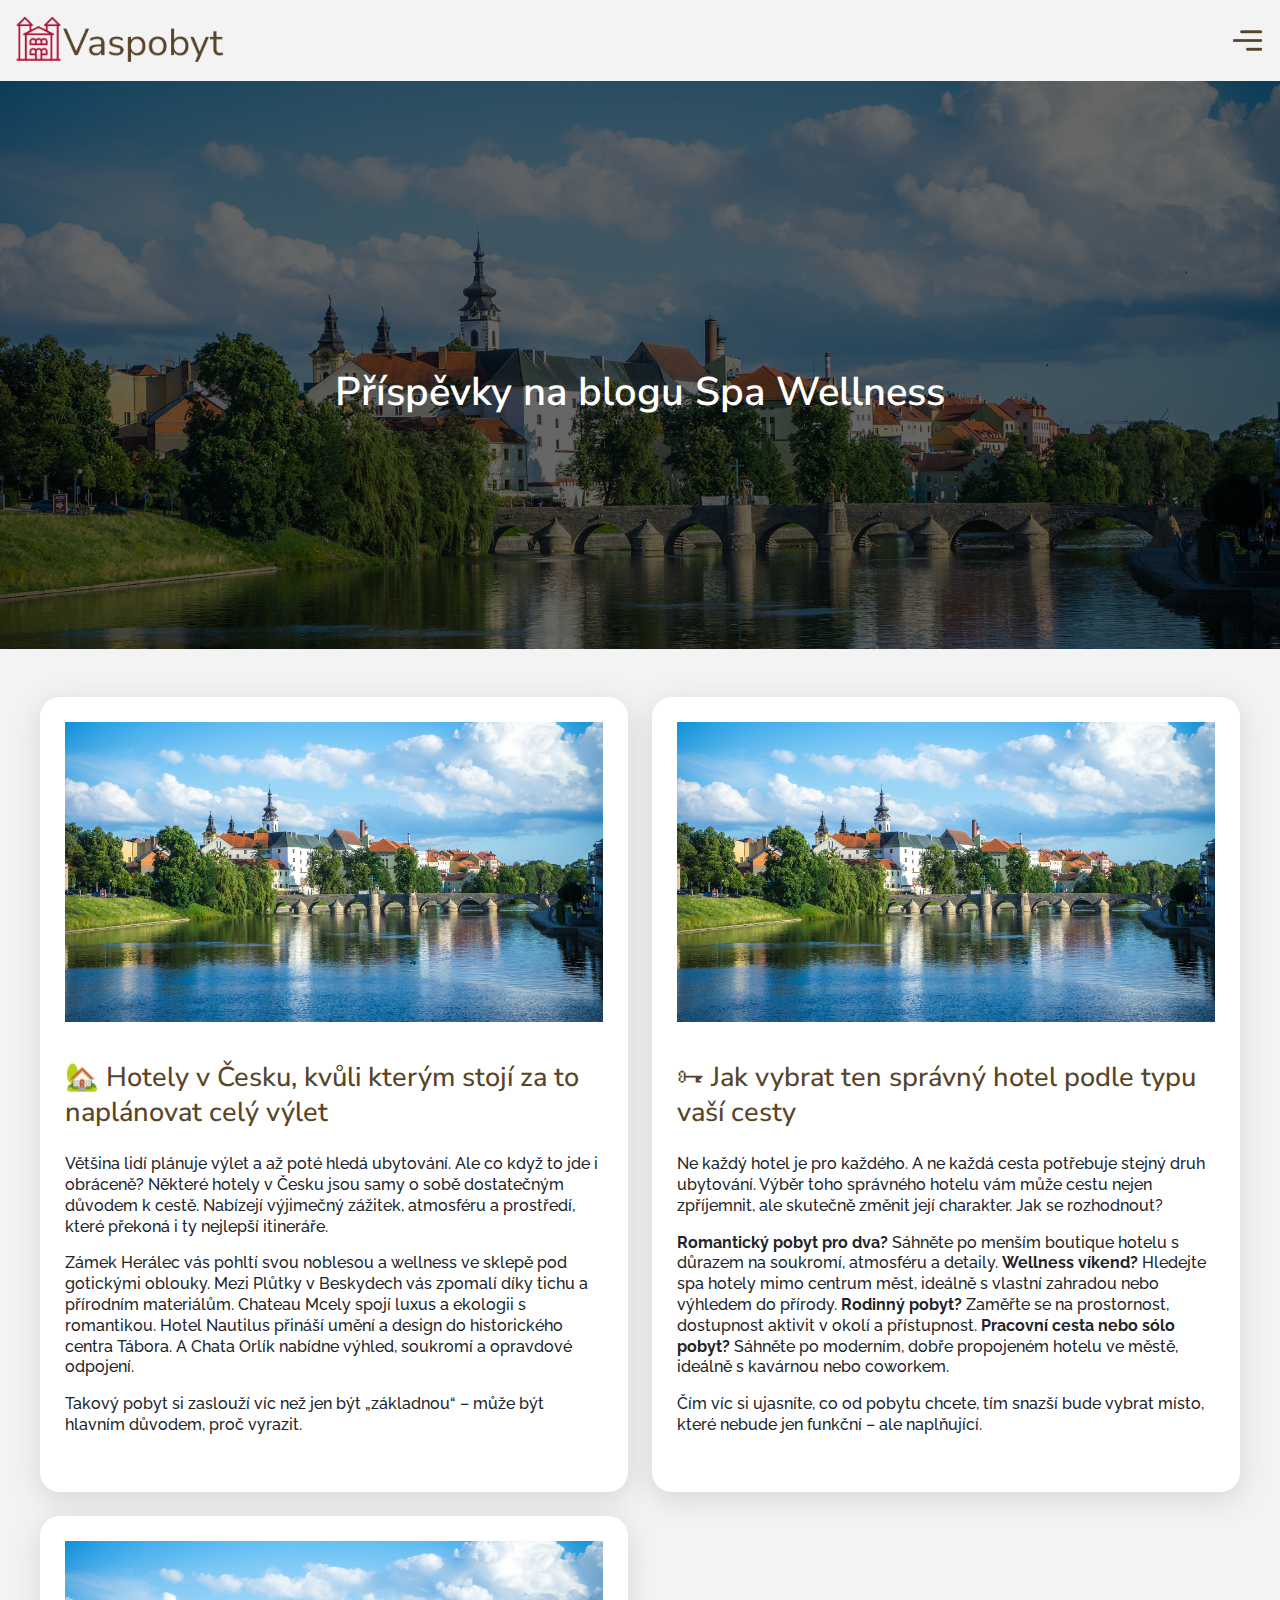
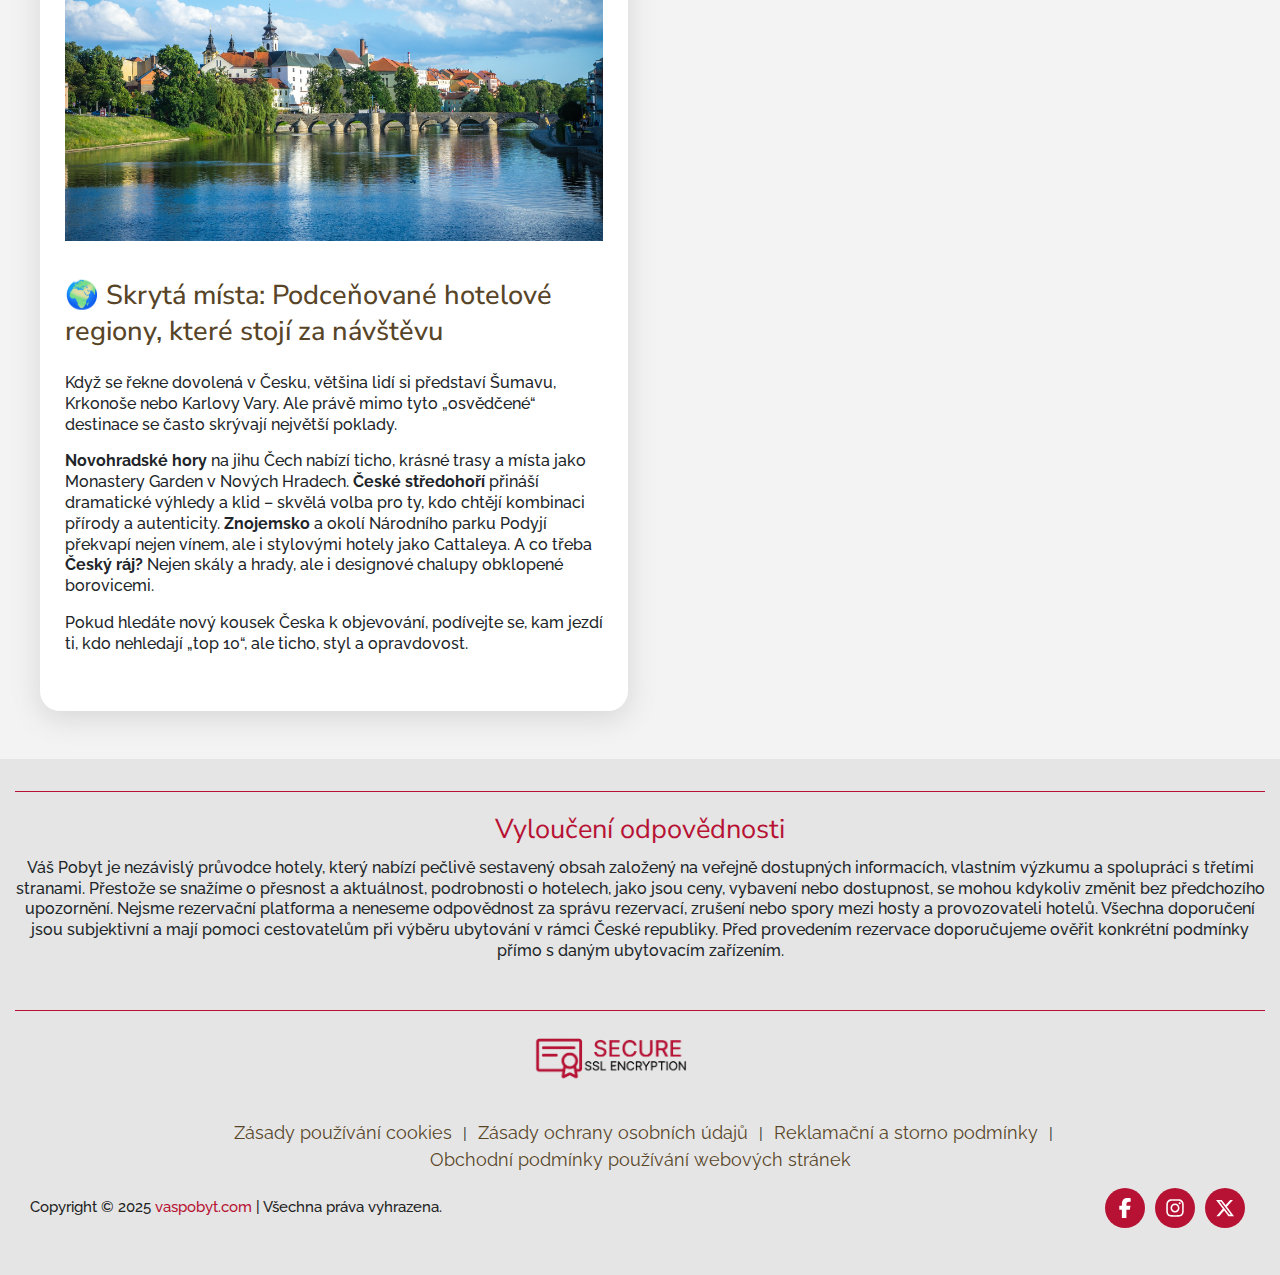
<file: spa-wellness-blogposts.html>
<html lang="cs">

<head>
    <meta charset="UTF-8">
    <meta name="viewport" content="width=device-width, initial-scale=1.0">
    <meta name="robots" content="index, follow">
    <link rel="stylesheet" href="assets/css/bootstrap.css">
    <link rel="stylesheet" href="assets/css/aos.css">
    <link rel="stylesheet" href="assets/css/style.css">
    <link rel="stylesheet" href="assets/css/responsive.css">
    <link rel="icon" type="image/x-icon" href="./assets/images/favicon.ico">
    <title>Příspěvky na blogu Spa Wellness</title>
</head>

<body>
    <!-- Header  Start -->
    <header class="main-header">
        <div class="container">
            <nav class="site-nav">
                <div class="logo-wrapper">
                    <a href="./" class="logo-link"></a>
                </div>
                <div class="toggle-button"></div>
                <div class="nav-drawer">
                    <ul>
                        <li><a href="./">Domov</a></li>
                        <li><a href="spa-wellness-hotels">Lázeňské a wellness hotely</a></li>
                        <li><a href="castle-historic-hotels">Zámecké a historické hotely</a></li>
                        <li><a href="nature-mountain-refuge">Přírodní a horská útočiště</a></li>
                        <li><a href="romatic-stays">Romantické pobyty</a></li>
                        <li><a href="boutique-design-hotels">Boutique & design hotely</a></li>
                        <li><a href="about-project">O projektu</a></li>
                        <li><a href="contact-us">Kontaktujte nás</a></li>
                    </ul>
                    <div class="close-btn"></div>
                </div>
            </nav>
        </div>
    </header>
    <!-- Header End -->

    <!-- Banner  Start -->
    <section class="common_banner hotels" style="background-image: url(./assets/images/home_after_banner.jpg);">
        <div class="container">
            <div class="common__title text-center">
                <h1>
                    Příspěvky na blogu Spa Wellness
                </h1>
            </div>
        </div>
    </section>
    <!-- Banner  End-->

    <!-- Blog Posts Section Start -->
    <section class="blog-cards-section py-5">
        <div class="container">
            <div class="blog-cards-wrapper">
                <div class="row">
    
                    <div class="col-md-6 mb-4">
                        <div class="blog_cards">
                            <div class="blog_cards-image_outer">
                                <div class="blog_cards_image"
                                    style="background-image: url(assets/images/home_after_banner.jpg);">
                                </div>
                            </div>
                            <div class="blog_cards_content">
                                <div class="blog_cards_group">
                                    <h2 class="mb-4">
                                        🏡 Hotely v Česku, kvůli kterým stojí za to naplánovat celý výlet
                                    </h2>
                                    <p class="mb-3">
                                        Většina lidí plánuje výlet a až poté hledá ubytování. Ale co když to jde i
                                        obráceně? Některé
                                        hotely v Česku jsou samy o sobě dostatečným důvodem k cestě. Nabízejí výjimečný
                                        zážitek,
                                        atmosféru a prostředí, které překoná i ty nejlepší itineráře.
                                    </p>
                                    <p class="mb-3">
                                        Zámek Herálec vás pohltí svou noblesou a wellness ve sklepě pod gotickými
                                        oblouky. Mezi
                                        Plůtky v Beskydech vás zpomalí díky tichu a přírodním materiálům. Chateau Mcely
                                        spojí
                                        luxus a ekologii s romantikou. Hotel Nautilus přináší umění a design do
                                        historického centra
                                        Tábora. A Chata Orlík nabídne výhled, soukromí a opravdové odpojení.
                                    </p>
                                    <p class="mb-3">
                                        Takový pobyt si zaslouží víc než jen být „základnou“ – může být hlavním důvodem, proč vyrazit.
                                    </p>
                                </div>
                            </div>
                        </div>
                    </div>

                    <div class="col-md-6 mb-4">
                        <div class="blog_cards">
                            <div class="blog_cards-image_outer">
                                <div class="blog_cards_image"
                                    style="background-image: url(assets/images/home_after_banner.jpg);">
                                </div>
                            </div>
                            <div class="blog_cards_content">
                                <div class="blog_cards_group">
                                    <h2 class="mb-4">
                                        🗝 Jak vybrat ten správný hotel podle typu vaší cesty
                                    </h2>
                                    <p class="mb-3">
                                        Ne každý hotel je pro každého. A ne každá cesta potřebuje stejný druh ubytování. Výběr
                                        toho správného hotelu vám může cestu nejen zpříjemnit, ale skutečně změnit její charakter.
                                        Jak se rozhodnout?
                                    </p>
                                    <p class="mb-3">
                                        <strong>Romantický pobyt pro dva?</strong> Sáhněte po menším boutique hotelu s důrazem na soukromí,
                                        atmosféru a detaily. <strong>Wellness víkend?</strong> Hledejte spa hotely mimo centrum měst, ideálně s
                                        vlastní zahradou nebo výhledem do přírody. <strong>Rodinný pobyt?</strong> Zaměřte se na prostornost,
                                        dostupnost aktivit v okolí a přístupnost. <strong>Pracovní cesta nebo sólo pobyt?</strong> Sáhněte po
                                        moderním, dobře propojeném hotelu ve městě, ideálně s kavárnou nebo coworkem.                                        
                                    </p>
                                    <p class="mb-3">
                                        Čím víc si ujasníte, co od pobytu chcete, tím snazší bude vybrat místo, které nebude jen
                                        funkční – ale naplňující.
                                    </p>
                                </div>
                            </div>
                        </div>
                    </div>

                    <div class="col-md-6">
                        <div class="blog_cards">
                            <div class="blog_cards-image_outer">
                                <div class="blog_cards_image"
                                    style="background-image: url(assets/images/home_after_banner.jpg);">
                                </div>
                            </div>
                            <div class="blog_cards_content">
                                <div class="blog_cards_group">
                                    <h2 class="mb-4">
                                        🌍 Skrytá místa: Podceňované hotelové regiony, které stojí za návštěvu
                                    </h2>
                                    <p class="mb-3">
                                        Když se řekne dovolená v Česku, většina lidí si představí Šumavu, Krkonoše nebo Karlovy
                                        Vary. Ale právě mimo tyto „osvědčené“ destinace se často skrývají největší poklady.
                                    </p>
                                    <p class="mb-3">
                                       <strong>Novohradské hory</strong>  na jihu Čech nabízí ticho, krásné trasy a místa jako Monastery Garden v
                                        Nových Hradech. <strong>České středohoří</strong>  přináší dramatické výhledy a klid – skvělá volba pro ty,
                                        kdo chtějí kombinaci přírody a autenticity. <strong>Znojemsko</strong> a okolí Národního parku Podyjí
                                        překvapí nejen vínem, ale i stylovými hotely jako Cattaleya. A co třeba <strong>Český ráj?</strong> Nejen
                                        skály a hrady, ale i designové chalupy obklopené borovicemi.
                                    </p>
                                    <p class="mb-3">
                                        Pokud hledáte nový kousek Česka k objevování, podívejte se, kam jezdí ti, kdo nehledají
                                        „top 10“, ale ticho, styl a opravdovost.
                                    </p>
                                </div>
                            </div>
                        </div>
                    </div>
    
                </div>
            </div>
        </div>
    </section>
    
    <!-- Blog Posts Section End -->

    <!-- Footer Start -->
    <footer class="footer bg_dark">
        <div class="container">
            <div class="row align-items-center">

                <div class="col-md-12">
                    <div class="disclaimer_txt text-center pt-4 pb-5">
                        <h3>
                            Vyloučení odpovědnosti
                        </h3>
                        <p>
                            Váš Pobyt je nezávislý průvodce hotely, který nabízí pečlivě sestavený obsah založený na
                            veřejně dostupných informacích,
                            vlastním výzkumu a spolupráci s třetími stranami. Přestože se snažíme o přesnost a
                            aktuálnost, podrobnosti o hotelech, jako
                            jsou ceny, vybavení nebo dostupnost, se mohou kdykoliv změnit bez předchozího upozornění.
                            Nejsme rezervační platforma a
                            neneseme odpovědnost za správu rezervací, zrušení nebo spory mezi hosty a provozovateli
                            hotelů. Všechna doporučení jsou
                            subjektivní a mají pomoci cestovatelům při výběru ubytování v rámci České republiky. Před
                            provedením rezervace
                            doporučujeme ověřit konkrétní podmínky přímo s daným ubytovacím zařízením.
                        </p>
                    </div>
                </div>


                <div class="col-md-12 ssl-certi py-3">
                    <div class="ssl-certi-inner" style="background-image: url(assets/images/ssl.png);"></div>
                </div>
                <div class="col-md-12">
                    <div class="footer-links">
                        <a href="cookies-policy">Zásady používání cookies</a> |
                        <a href="privacy-policy">Zásady ochrany osobních údajů</a> |
                        <a href="complaints-cancelation">Reklamační a storno podmínky</a> |
                        <a href="terms-conditions">Obchodní podmínky používání webových stránek</a>
                    </div>
                </div>
                <div class="col-12">
                    <div class="after-footer text-center bg_dark">
                        <div class="container">
                            <div class="row">
                                <div class="col-12">
                                    <div class="text-center copyright-text">
                                        <p>
                                            Copyright © 2025 <span class="theme">vaspobyt.com</span> | Všechna práva
                                            vyhrazena.
                                        </p>
                                    </div>
                                    <div class="social-links">
                                        <a href="https://www.facebook.com/" target="_blank"><svg
                                                xmlns="http://www.w3.org/2000/svg" viewBox="0 0 320 512">
                                                <path
                                                    d="M80 299.3V512H196V299.3h86.5l18-97.8H196V166.9c0-51.7 20.3-71.5 72.7-71.5c16.3 0 29.4 .4 37 1.2V7.9C291.4 4 256.4 0 236.2 0C129.3 0 80 50.5 80 159.4v42.1H14v97.8H80z">
                                                </path>
                                            </svg></a>
                                        <a href="https://www.instagram.com/?hl=en" target="_blank"><svg
                                                xmlns="http://www.w3.org/2000/svg" viewBox="0 0 448 512">
                                                <path
                                                    d="M224.1 141c-63.6 0-114.9 51.3-114.9 114.9s51.3 114.9 114.9 114.9S339 319.5 339 255.9 287.7 141 224.1 141zm0 189.6c-41.1 0-74.7-33.5-74.7-74.7s33.5-74.7 74.7-74.7 74.7 33.5 74.7 74.7-33.6 74.7-74.7 74.7zm146.4-194.3c0 14.9-12 26.8-26.8 26.8-14.9 0-26.8-12-26.8-26.8s12-26.8 26.8-26.8 26.8 12 26.8 26.8zm76.1 27.2c-1.7-35.9-9.9-67.7-36.2-93.9-26.2-26.2-58-34.4-93.9-36.2-37-2.1-147.9-2.1-184.9 0-35.8 1.7-67.6 9.9-93.9 36.1s-34.4 58-36.2 93.9c-2.1 37-2.1 147.9 0 184.9 1.7 35.9 9.9 67.7 36.2 93.9s58 34.4 93.9 36.2c37 2.1 147.9 2.1 184.9 0 35.9-1.7 67.7-9.9 93.9-36.2 26.2-26.2 34.4-58 36.2-93.9 2.1-37 2.1-147.8 0-184.8zM398.8 388c-7.8 19.6-22.9 34.7-42.6 42.6-29.5 11.7-99.5 9-132.1 9s-102.7 2.6-132.1-9c-19.6-7.8-34.7-22.9-42.6-42.6-11.7-29.5-9-99.5-9-132.1s-2.6-102.7 9-132.1c7.8-19.6 22.9-34.7 42.6-42.6 29.5-11.7 99.5-9 132.1-9s102.7-2.6 132.1 9c19.6 7.8 34.7 22.9 42.6 42.6 11.7 29.5 9 99.5 9 132.1s2.7 102.7-9 132.1z">
                                                </path>
                                            </svg></a>
                                        <a href="https://x.com/?lang=en" target="_blank"><svg
                                                xmlns="http://www.w3.org/2000/svg" viewBox="0 0 512 512">
                                                <path
                                                    d="M389.2 48h70.6L305.6 224.2 487 464H345L233.7 318.6 106.5 464H35.8L200.7 275.5 26.8 48H172.4L272.9 180.9 389.2 48zM364.4 421.8h39.1L151.1 88h-42L364.4 421.8z">
                                                </path>
                                            </svg></a>
                                    </div>
                                </div>
                            </div>
                        </div>
                    </div>
                </div>
            </div>
        </div>
    </footer>
    <!-- Footer End -->


    <script src="assets/js/jquery.js"></script>
    <script src="assets/js/aos.js"></script>
    <script src="assets/js/bootstrap.js"></script>
    <script src="assets/js/index.js"></script>
</body>

</html>
</file>
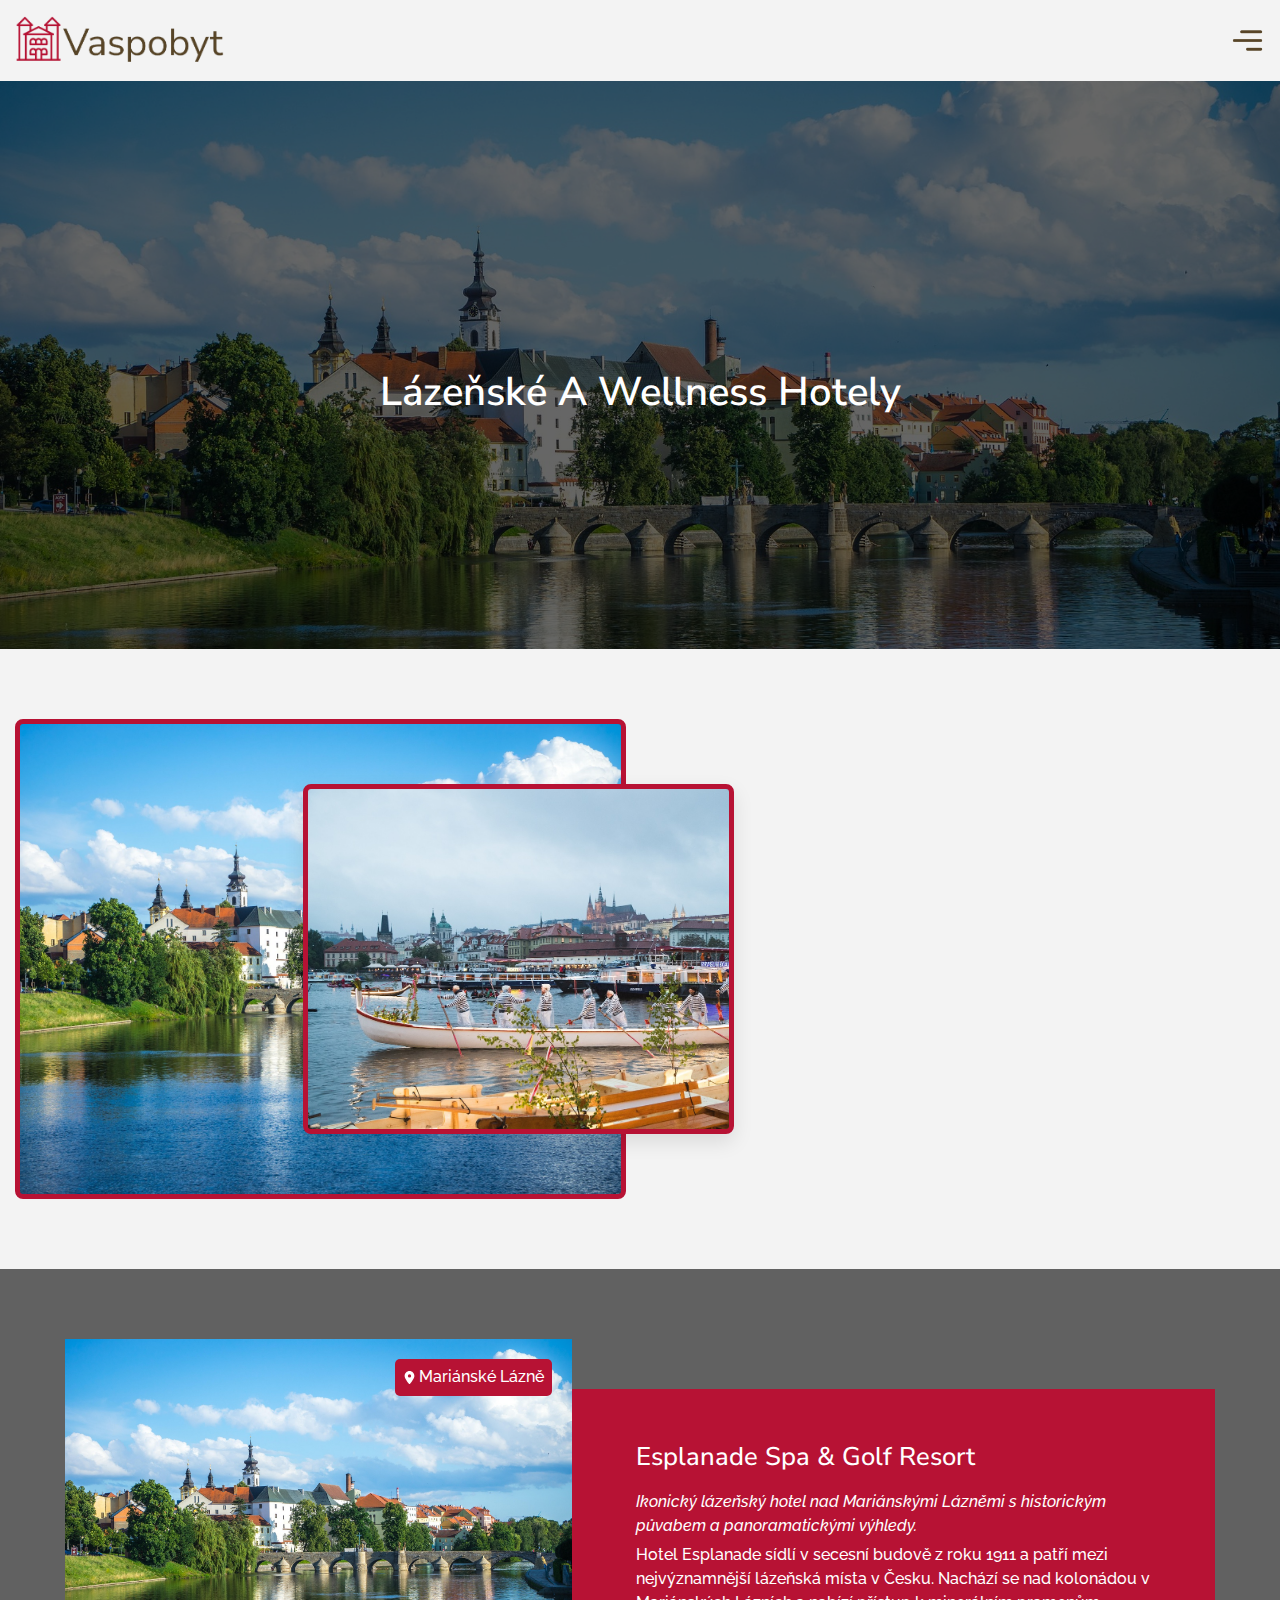
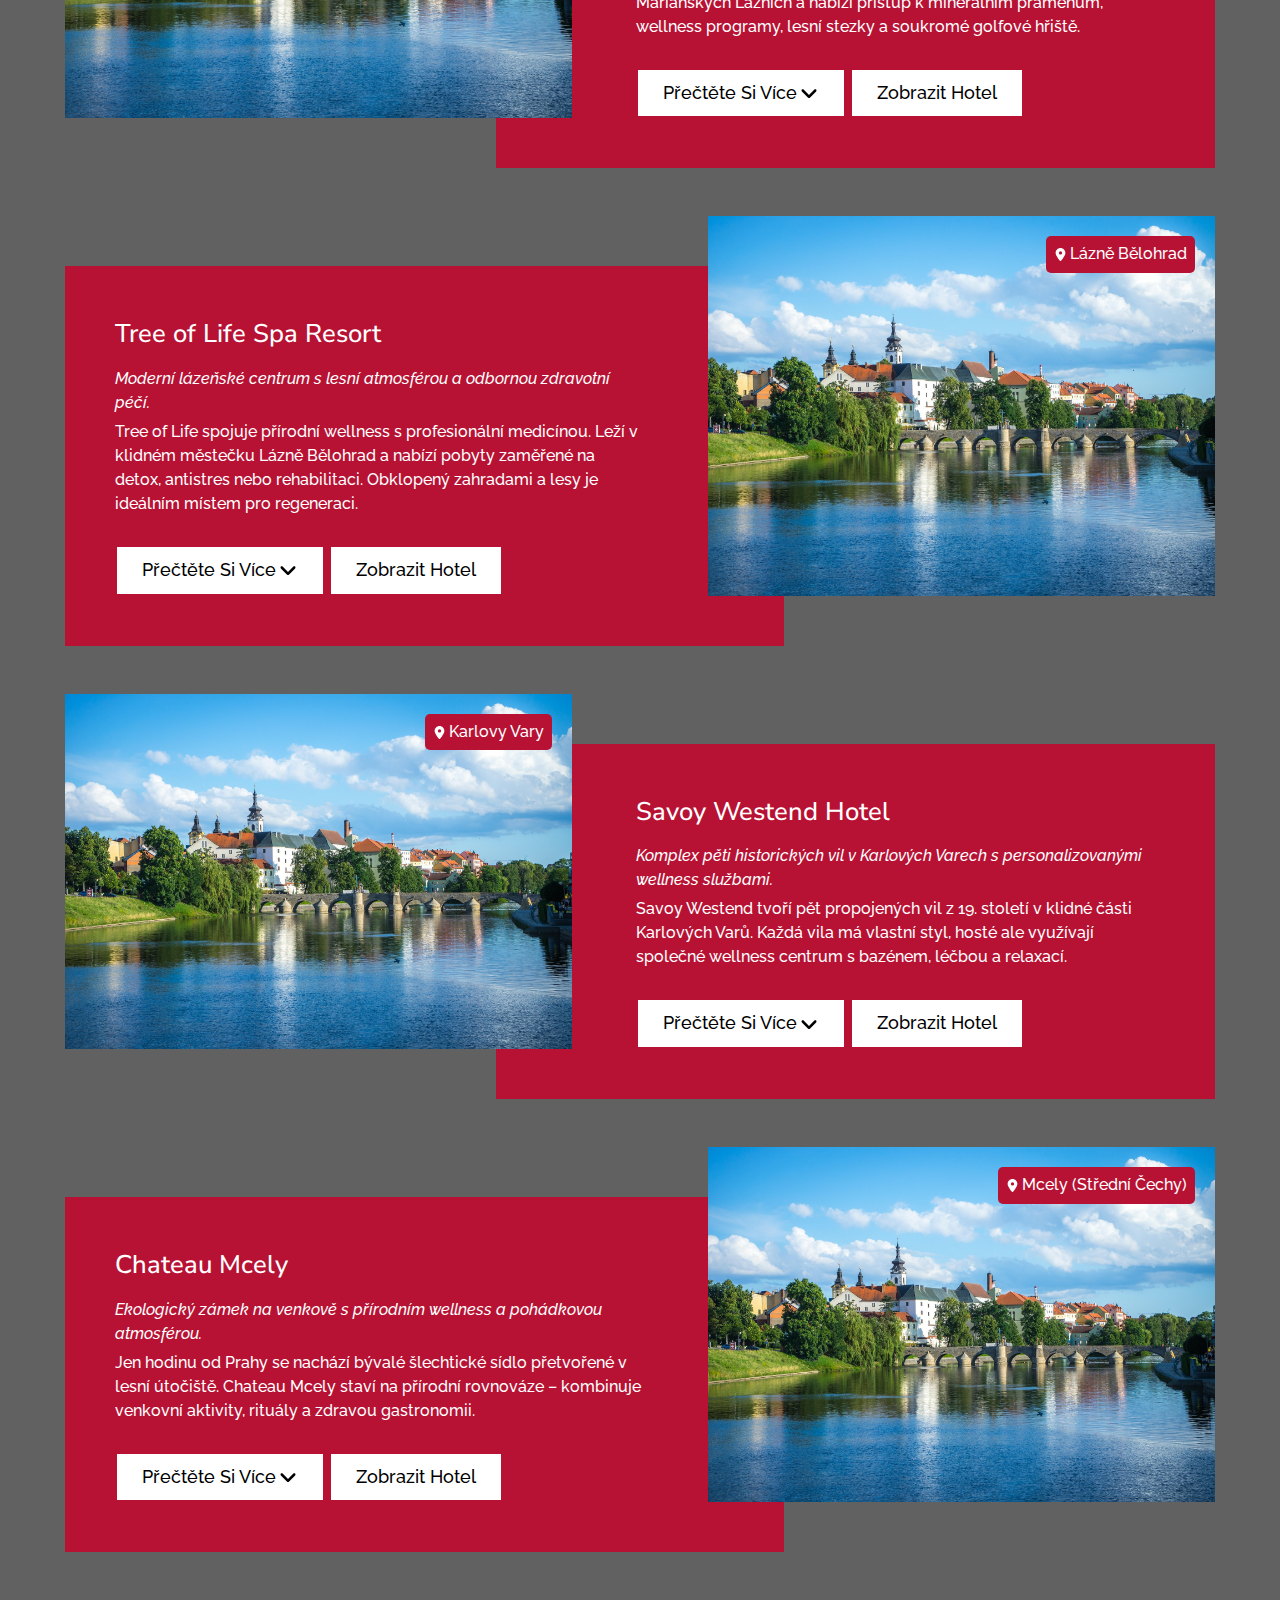
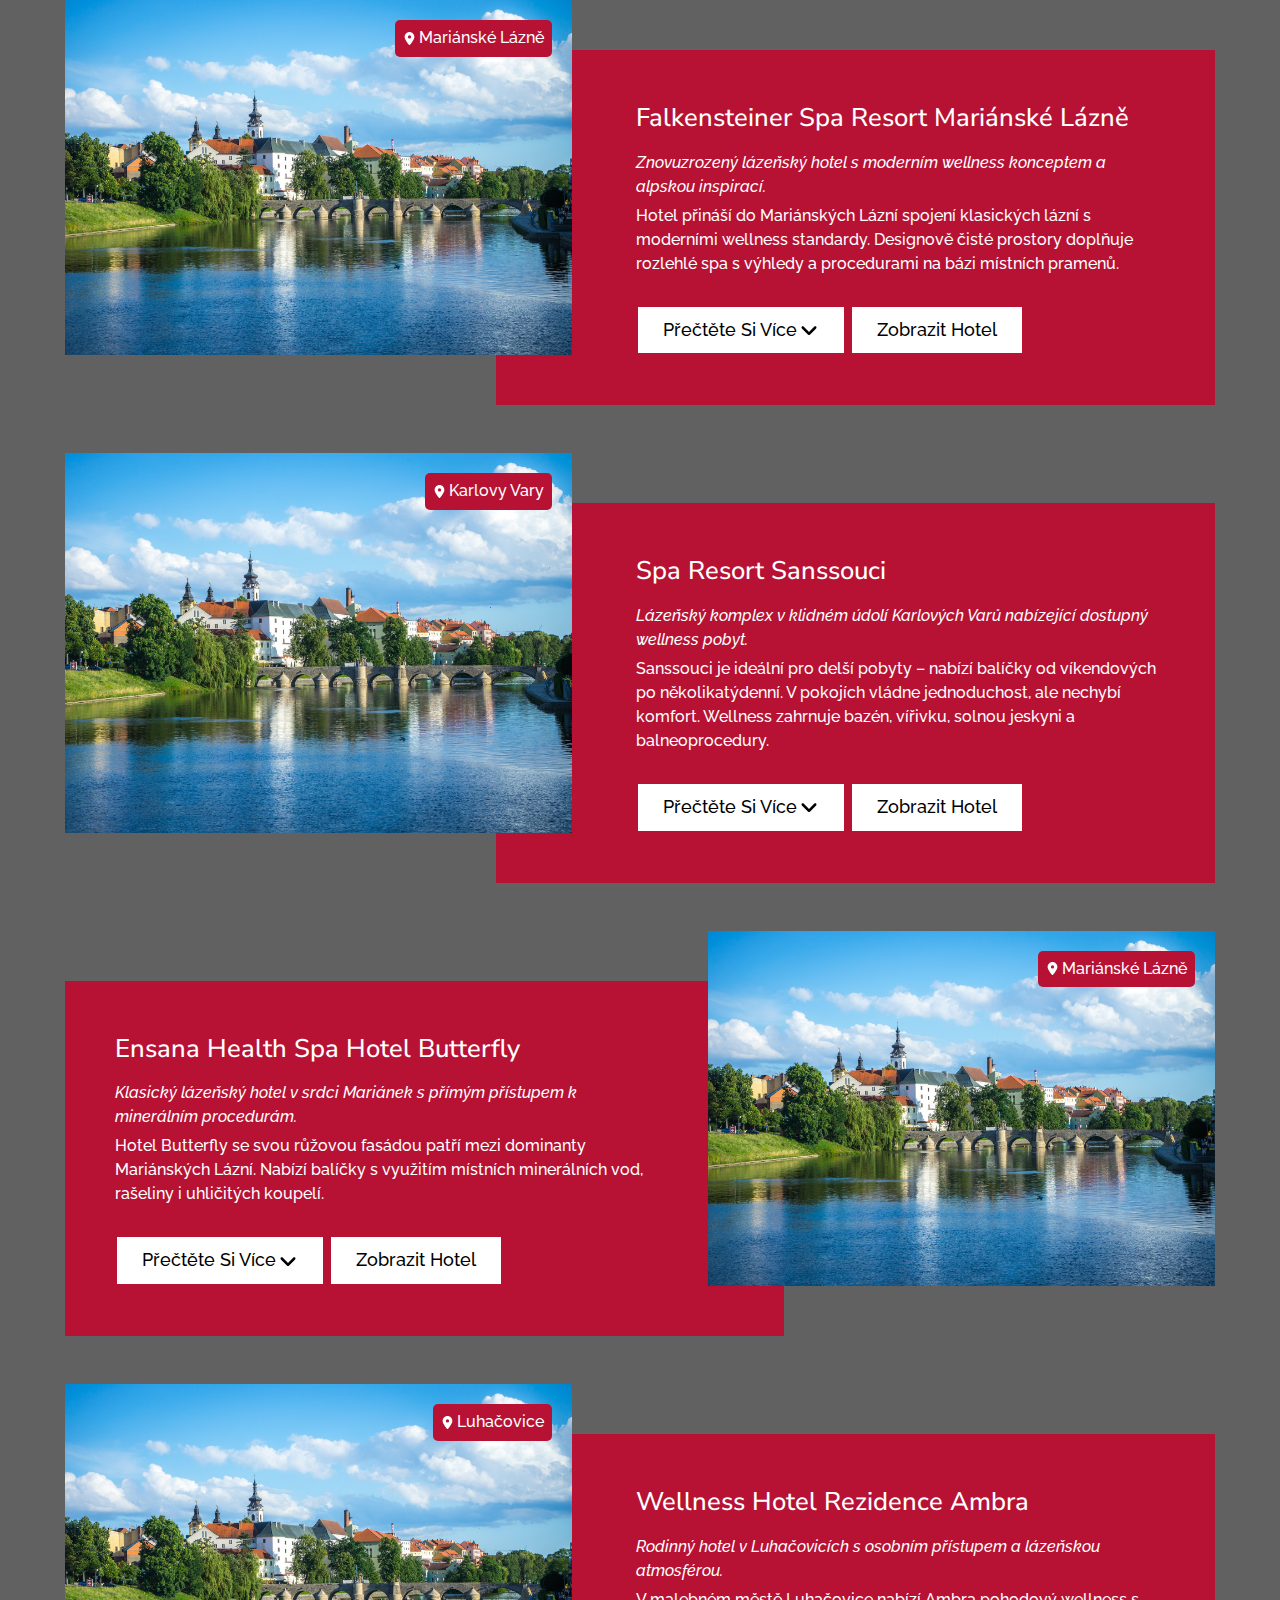
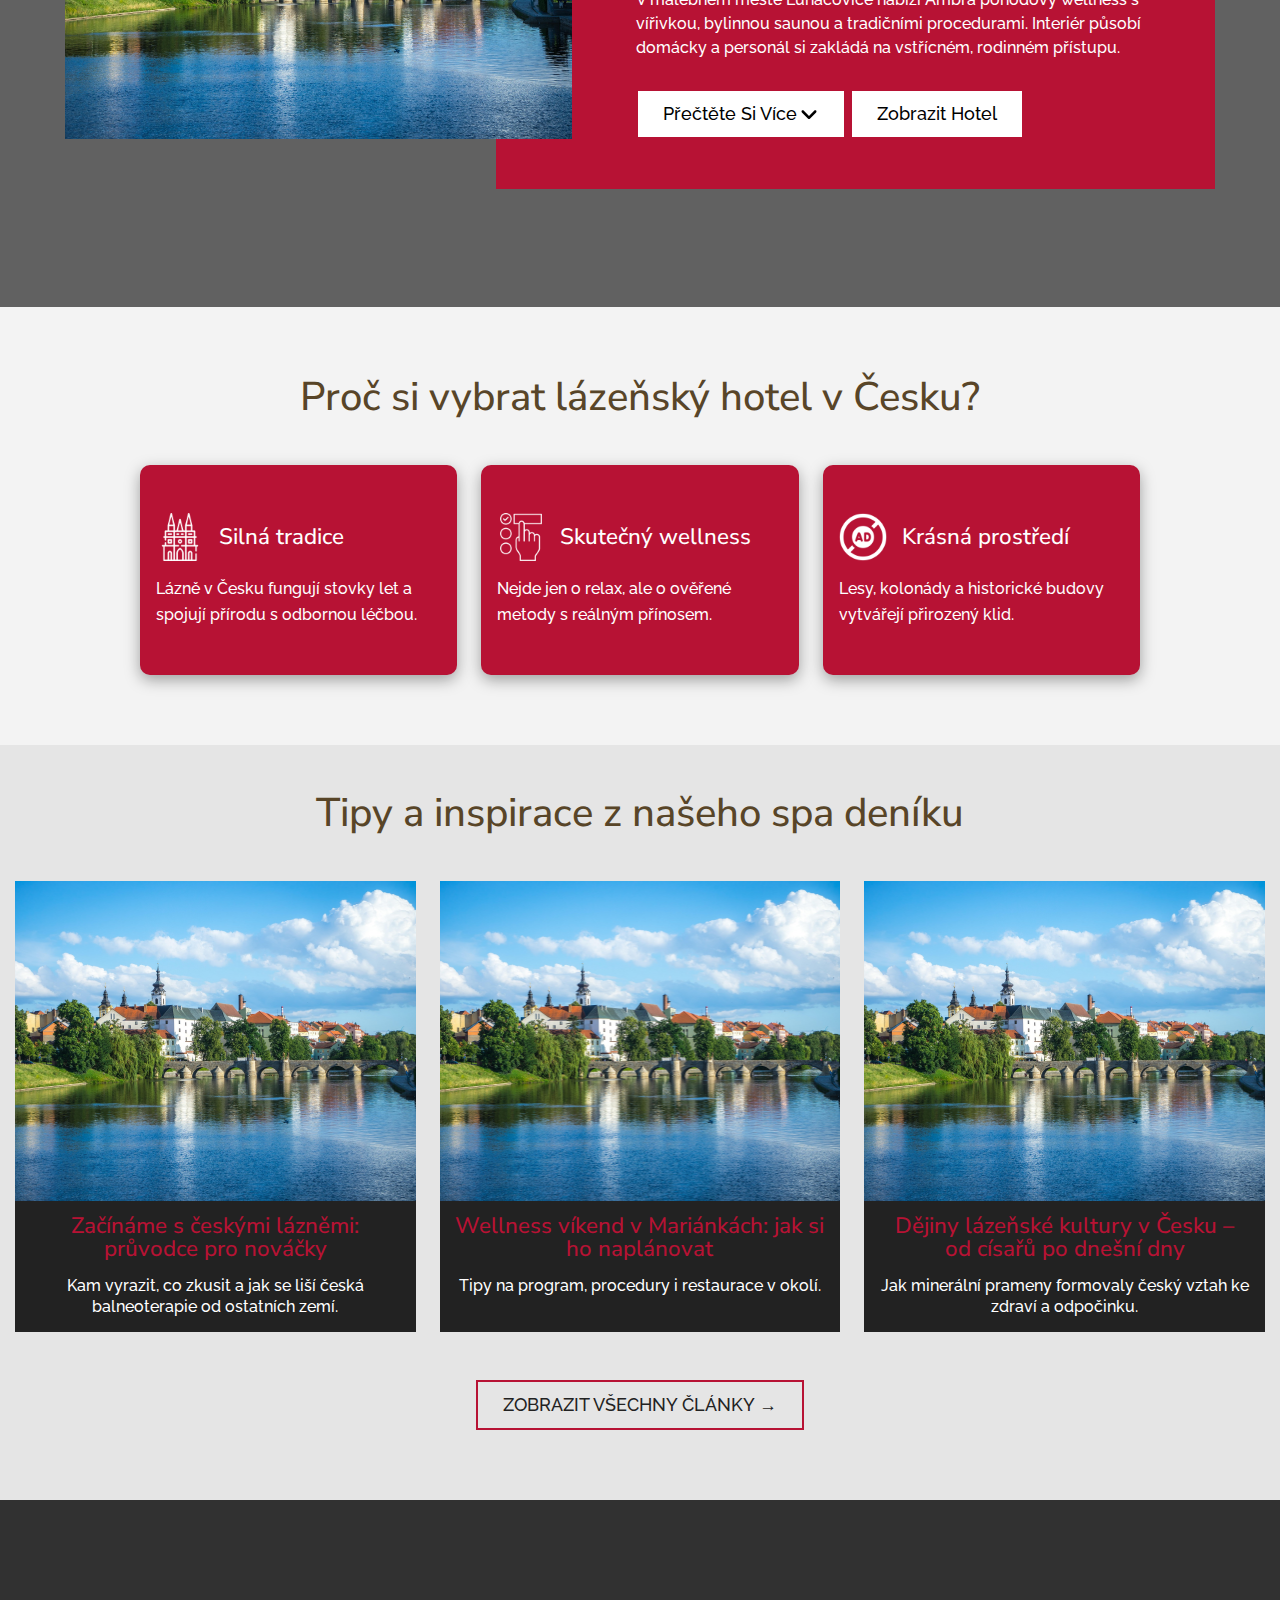
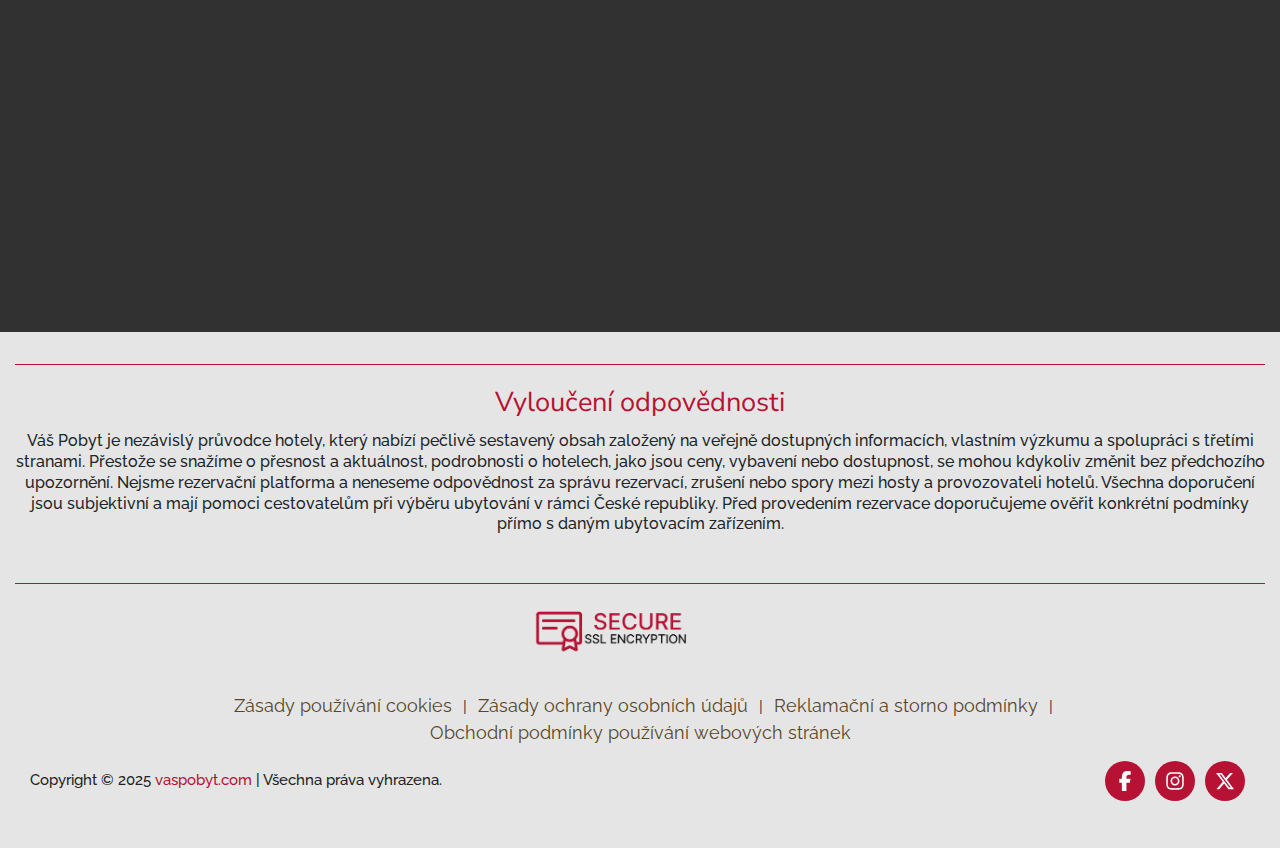
<file: spa-wellness-hotels.html>
<html lang="cs">

<head>
    <meta charset="UTF-8">
    <meta name="viewport" content="width=device-width, initial-scale=1.0">
    <meta name="robots" content="index, follow">
    <link rel="stylesheet" href="assets/css/bootstrap.css">
    <link rel="stylesheet" href="assets/css/aos.css">
    <link rel="stylesheet" href="assets/css/style.css">
    <link rel="stylesheet" href="assets/css/responsive.css">
    <link rel="icon" type="image/x-icon" href="./assets/images/favicon.ico">
    <title>Lázeňské A Wellness Hotely</title>
</head>

<body>
    <!-- Header  Start -->
    <header class="main-header">
        <div class="container">
            <nav class="site-nav">
                <div class="logo-wrapper">
                    <a href="./" class="logo-link"></a>
                </div>
                <div class="toggle-button"></div>
                <div class="nav-drawer">
                    <ul>
                        <li><a href="./">Domov</a></li>
                        <li class="nav-active"><a href="spa-wellness-hotels">Lázeňské a wellness hotely</a></li>
                        <li><a href="castle-historic-hotels">Zámecké a historické hotely</a></li>
                        <li><a href="nature-mountain-refuge">Přírodní a horská útočiště</a></li>
                        <li><a href="romatic-stays">Romantické pobyty</a></li>
                        <li><a href="boutique-design-hotels">Boutique & design hotely</a></li>
                        <li><a href="blogposts">Blogové Příspěvky</a></li>
                        <li><a href="about-project">O projektu</a></li>
                        <li><a href="contact-us">Kontaktujte nás</a></li>
                    </ul>
                    <div class="close-btn"></div>
                </div>
            </nav>
        </div>
    </header>
    <!-- Header End -->

    <!-- Banner  Start -->
    <section class="common_banner hotels" style="background-image: url(./assets/images/home_after_banner.jpg);">
        <div class="container">
            <div class="common__title text-center">
                <h1>
                    Lázeňské A Wellness Hotely
                </h1>
            </div>
        </div>
    </section>
    <!-- Banner  End-->

    <!-- After Banner Section Start -->
    <section class="img_text-section py-7 aoshide">
        <div class="container">
            <div class="row align-center">
                <div class="col-lg-7">
                    <div class="img_text-images">
                        <div class="img_text-main aos-init aos-animate" data-aos="fade-right" data-aos-duration="1500"
                            style="background-image: url(assets/images/home_after_banner.jpg);"></div>
                        <div class="img_text-overlay"
                            style="background-image: url(assets/images/home_after_banner2.jpg);"></div>
                    </div>
                </div>

                <div class="col-lg-5">
                    <div class="img_text-content aos-init aos-animate" data-aos="fade-left" data-aos-duration="1500">
                        <h3 class="mb-4">
                            Lázeňské hotely a wellness pobyty v České republice
                        </h3>
                        <p class="img_text">
                            Hledáte klid, regeneraci nebo jen únik od každodenního shonu? Tento výběr lázeňských
                            hotelů v České republice spojuje léčivé prameny, lesní ticho a staleté wellness tradice. Od
                            luxusních resortů v Mariánských Lázních po boutique útočiště v české přírodě – tyto pobyty
                            jsou navržené pro skutečnou obnovu.
                        </p>
                    </div>
                </div>
            </div>
        </div>
    </section>
    <!-- After Banner Section Start -->

    <!-- Hotels Cards Section Start -->
    <section class="hotel_cards_sec aoshide bg_dark py-7"
        style="background-image: url(assets/images/hotels_sec_bg.jpg);">
        <div class="container">
            <div class="hotel_cards_wrap">

                <div class="hotel_cards mb-5">
                    <div class="row">
                        <div class="col-lg-5 img_prt">
                            <div class="hotels_card_img_outer">
                                <div class="hotels_card_img"
                                    style="background-image: url(assets/images/home_after_banner.jpg);">
                                </div>
                                <div class="hotels_loc_tag">
                                    <p>
                                        <svg xmlns="http://www.w3.org/2000/svg" viewBox="0 0 384 512" fill="#fff">
                                            <path
                                                d="M215.7 499.2C267 435 384 279.4 384 192C384 86 298 0 192 0S0 86 0 192c0 87.4 117 243 168.3 307.2c12.3 15.3 35.1 15.3 47.4 0zM192 128a64 64 0 1 1 0 128 64 64 0 1 1 0-128z" />
                                        </svg> Mariánské Lázně
                                    </p>
                                </div>
                            </div>
                        </div>
                        <div class="col-lg-7">
                            <div class="hotels_card_content">
                                <h2>
                                    Esplanade Spa & Golf Resort
                                </h2>
                                <p class="italic_text">
                                    Ikonický lázeňský hotel nad Mariánskými Lázněmi s historickým půvabem a
                                    panoramatickými výhledy.
                                </p>
                                <p>
                                    Hotel Esplanade sídlí v secesní budově z roku 1911 a patří mezi nejvýznamnější
                                    lázeňská
                                    místa v Česku. Nachází se nad kolonádou v Mariánských Lázních a nabízí přístup k
                                    minerálním pramenům, wellness programy, lesní stezky a soukromé golfové hřiště.
                                </p>
                                <div class="hidden_content">
                                    <p>
                                        Pokoje jsou elegantní a vzdušné, s výhledy do krajiny. Wellness zóna propojuje
                                        klasickou
                                        balneoterapii s moderním lázeňstvím – najdete zde římský bazén, bylinné sauny i
                                        procedury
                                        s přírodním CO₂. Restaurace s výhledem na údolí nabízí sezónní moravskou
                                        kuchyni.
                                    </p>
                                    <ul>
                                        <li>
                                            <p>
                                                <svg xmlns="http://www.w3.org/2000/svg" viewBox="0 0 448 512"
                                                    fill="#fff">
                                                    <path
                                                        d="M438.6 278.6c12.5-12.5 12.5-32.8 0-45.3l-160-160c-12.5-12.5-32.8-12.5-45.3 0s-12.5 32.8 0 45.3L338.8 224 32 224c-17.7 0-32 14.3-32 32s14.3 32 32 32l306.7 0L233.4 393.4c-12.5 12.5-12.5 32.8 0 45.3s32.8 12.5 45.3 0l160-160z" />
                                                </svg> Římský bazén a sauny
                                            </p>
                                        </li>
                                        <li>
                                            <p>
                                                <svg xmlns="http://www.w3.org/2000/svg" viewBox="0 0 448 512"
                                                    fill="#fff">
                                                    <path
                                                        d="M438.6 278.6c12.5-12.5 12.5-32.8 0-45.3l-160-160c-12.5-12.5-32.8-12.5-45.3 0s-12.5 32.8 0 45.3L338.8 224 32 224c-17.7 0-32 14.3-32 32s14.3 32 32 32l306.7 0L233.4 393.4c-12.5 12.5-12.5 32.8 0 45.3s32.8 12.5 45.3 0l160-160z" />
                                                </svg> Originální lázeňská terapie Mariánských Lázní
                                            </p>
                                        </li>
                                        <li>
                                            <p>
                                                <svg xmlns="http://www.w3.org/2000/svg" viewBox="0 0 448 512"
                                                    fill="#fff">
                                                    <path
                                                        d="M438.6 278.6c12.5-12.5 12.5-32.8 0-45.3l-160-160c-12.5-12.5-32.8-12.5-45.3 0s-12.5 32.8 0 45.3L338.8 224 32 224c-17.7 0-32 14.3-32 32s14.3 32 32 32l306.7 0L233.4 393.4c-12.5 12.5-12.5 32.8 0 45.3s32.8 12.5 45.3 0l160-160z" />
                                                </svg> Historické prostředí s moderními detaily
                                            </p>
                                        </li>
                                        <li>
                                            <p>
                                                <svg xmlns="http://www.w3.org/2000/svg" viewBox="0 0 448 512"
                                                    fill="#fff">
                                                    <path
                                                        d="M438.6 278.6c12.5-12.5 12.5-32.8 0-45.3l-160-160c-12.5-12.5-32.8-12.5-45.3 0s-12.5 32.8 0 45.3L338.8 224 32 224c-17.7 0-32 14.3-32 32s14.3 32 32 32l306.7 0L233.4 393.4c-12.5 12.5-12.5 32.8 0 45.3s32.8 12.5 45.3 0l160-160z" />
                                                </svg> Přístup na 18jamkové golfové hřiště
                                            </p>
                                        </li>
                                        <li>
                                            <p>
                                                <svg xmlns="http://www.w3.org/2000/svg" viewBox="0 0 448 512"
                                                    fill="#fff">
                                                    <path
                                                        d="M438.6 278.6c12.5-12.5 12.5-32.8 0-45.3l-160-160c-12.5-12.5-32.8-12.5-45.3 0s-12.5 32.8 0 45.3L338.8 224 32 224c-17.7 0-32 14.3-32 32s14.3 32 32 32l306.7 0L233.4 393.4c-12.5 12.5-12.5 32.8 0 45.3s32.8 12.5 45.3 0l160-160z" />
                                                </svg> Pěšky ke kolonádě a Zpívající fontáně
                                            </p>
                                        </li>
                                    </ul>
                                </div>
                                <div class="hotel_btns_grp">
                                    <button class="butn read_more_butn hotel_cards_btn subpage-readmore-btn">Přečtěte si
                                        více
                                        <svg xmlns="http://www.w3.org/2000/svg" viewBox="0 0 448 512">
                                            <path
                                                d="M201.4 374.6c12.5 12.5 32.8 12.5 45.3 0l160-160c12.5-12.5 12.5-32.8 0-45.3s-32.8-12.5-45.3 0L224 306.7 86.6 169.4c-12.5-12.5-32.8-12.5-45.3 0s-12.5 32.8 0 45.3l160 160z">
                                            </path>
                                        </svg>
                                    </button>
                                    <a href="https://www.agoda.com/search?pcs=1&cid=-1&hl=cs-cz&checkIn=2025-04-25&checkOut=2025-04-26&adults=1&rooms=1&selectedproperty=128981&city=8599&pslc=1&ds=sVLnTjZsYFQ0bOeu"
                                        target="_blank" class="butn hotel_cards_btn mt-4"><span>Zobrazit
                                            hotel</a>
                                </div>
                            </div>
                        </div>
                    </div>
                </div>


                <div class="hotel_cards reverse mb-5">
                    <div class="row flex-row-reverse">
                        <div class="col-lg-5 img_prt">
                            <div class="hotels_card_img_outer">
                                <div class="hotels_card_img"
                                    style="background-image: url(assets/images/home_after_banner.jpg);">
                                </div>
                                <div class="hotels_loc_tag">
                                    <p>
                                        <svg xmlns="http://www.w3.org/2000/svg" viewBox="0 0 384 512" fill="#fff">
                                            <path
                                                d="M215.7 499.2C267 435 384 279.4 384 192C384 86 298 0 192 0S0 86 0 192c0 87.4 117 243 168.3 307.2c12.3 15.3 35.1 15.3 47.4 0zM192 128a64 64 0 1 1 0 128 64 64 0 1 1 0-128z" />
                                        </svg> Lázně Bělohrad
                                    </p>
                                </div>
                            </div>
                        </div>
                        <div class="col-lg-7">
                            <div class="hotels_card_content">
                                <h2>
                                    Tree of Life Spa Resort
                                </h2>
                                <p class="italic_text">
                                    Moderní lázeňské centrum s lesní atmosférou a odbornou zdravotní péčí.
                                </p>
                                <p>
                                    Tree of Life spojuje přírodní wellness s profesionální medicínou. Leží v klidném
                                    městečku
                                    Lázně Bělohrad a nabízí pobyty zaměřené na detox, antistres nebo rehabilitaci.
                                    Obklopený
                                    zahradami a lesy je ideálním místem pro regeneraci.
                                </p>
                                <div class="hidden_content">
                                    <p>
                                        Pokoje jsou prostorné a moderně zařízené. Wellness centrum zahrnuje slaný bazén,
                                        sauny
                                        a léčebné oddělení s odborným personálem. Hosté mohou absolvovat hydroterapii,
                                        elektroterapii nebo ajurvédské masáže, doplněné o individuální výživové plány.
                                    </p>
                                    <ul>
                                        <li>
                                            <p>
                                                <svg xmlns="http://www.w3.org/2000/svg" viewBox="0 0 448 512"
                                                    fill="#fff">
                                                    <path
                                                        d="M438.6 278.6c12.5-12.5 12.5-32.8 0-45.3l-160-160c-12.5-12.5-32.8-12.5-45.3 0s-12.5 32.8 0 45.3L338.8 224 32 224c-17.7 0-32 14.3-32 32s14.3 32 32 32l306.7 0L233.4 393.4c-12.5 12.5-12.5 32.8 0 45.3s32.8 12.5 45.3 0l160-160z" />
                                                </svg> Lékařsky odborné wellness a diagnostika
                                            </p>
                                        </li>
                                        <li>
                                            <p>
                                                <svg xmlns="http://www.w3.org/2000/svg" viewBox="0 0 448 512"
                                                    fill="#fff">
                                                    <path
                                                        d="M438.6 278.6c12.5-12.5 12.5-32.8 0-45.3l-160-160c-12.5-12.5-32.8-12.5-45.3 0s-12.5 32.8 0 45.3L338.8 224 32 224c-17.7 0-32 14.3-32 32s14.3 32 32 32l306.7 0L233.4 393.4c-12.5 12.5-12.5 32.8 0 45.3s32.8 12.5 45.3 0l160-160z" />
                                                </svg> Hydro, elektro a ajurvédské terapie
                                            </p>
                                        </li>
                                        <li>
                                            <p>
                                                <svg xmlns="http://www.w3.org/2000/svg" viewBox="0 0 448 512"
                                                    fill="#fff">
                                                    <path
                                                        d="M438.6 278.6c12.5-12.5 12.5-32.8 0-45.3l-160-160c-12.5-12.5-32.8-12.5-45.3 0s-12.5 32.8 0 45.3L338.8 224 32 224c-17.7 0-32 14.3-32 32s14.3 32 32 32l306.7 0L233.4 393.4c-12.5 12.5-12.5 32.8 0 45.3s32.8 12.5 45.3 0l160-160z" />
                                                </svg> Moderní pokoje s výhledem a balkónem
                                            </p>
                                        </li>
                                        <li>
                                            <p>
                                                <svg xmlns="http://www.w3.org/2000/svg" viewBox="0 0 448 512"
                                                    fill="#fff">
                                                    <path
                                                        d="M438.6 278.6c12.5-12.5 12.5-32.8 0-45.3l-160-160c-12.5-12.5-32.8-12.5-45.3 0s-12.5 32.8 0 45.3L338.8 224 32 224c-17.7 0-32 14.3-32 32s14.3 32 32 32l306.7 0L233.4 393.4c-12.5 12.5-12.5 32.8 0 45.3s32.8 12.5 45.3 0l160-160z" />
                                                </svg> Slaný bazén a saunový svět
                                            </p>
                                        </li>
                                        <li>
                                            <p>
                                                <svg xmlns="http://www.w3.org/2000/svg" viewBox="0 0 448 512"
                                                    fill="#fff">
                                                    <path
                                                        d="M438.6 278.6c12.5-12.5 12.5-32.8 0-45.3l-160-160c-12.5-12.5-32.8-12.5-45.3 0s-12.5 32.8 0 45.3L338.8 224 32 224c-17.7 0-32 14.3-32 32s14.3 32 32 32l306.7 0L233.4 393.4c-12.5 12.5-12.5 32.8 0 45.3s32.8 12.5 45.3 0l160-160z" />
                                                </svg> Individuální plánování pobytů
                                            </p>
                                        </li>
                                    </ul>
                                </div>
                                <div class="hotel_btns_grp">
                                    <button class="butn read_more_butn hotel_cards_btn subpage-readmore-btn">Přečtěte si
                                        více
                                        <svg xmlns="http://www.w3.org/2000/svg" viewBox="0 0 448 512">
                                            <path
                                                d="M201.4 374.6c12.5 12.5 32.8 12.5 45.3 0l160-160c12.5-12.5 12.5-32.8 0-45.3s-32.8-12.5-45.3 0L224 306.7 86.6 169.4c-12.5-12.5-32.8-12.5-45.3 0s-12.5 32.8 0 45.3l160 160z">
                                            </path>
                                        </svg>
                                    </button>
                                    <a href="https://www.agoda.com/search?pcs=1&cid=-1&hl=cs-cz&checkIn=2025-04-25&checkOut=2025-04-26&adults=1&rooms=1&selectedproperty=355451&city=109914&pslc=1&ds=o%2BLGEbNFUQ0rfVL3"
                                        target="_blank" class="butn hotel_cards_btn mt-4"><span>Zobrazit
                                            hotel</a>
                                </div>
                            </div>
                        </div>
                    </div>
                </div>


                <div class="hotel_cards mb-5">
                    <div class="row">
                        <div class="col-lg-5 img_prt">
                            <div class="hotels_card_img_outer">
                                <div class="hotels_card_img"
                                    style="background-image: url(assets/images/home_after_banner.jpg);">
                                </div>
                                <div class="hotels_loc_tag">
                                    <p>
                                        <svg xmlns="http://www.w3.org/2000/svg" viewBox="0 0 384 512" fill="#fff">
                                            <path
                                                d="M215.7 499.2C267 435 384 279.4 384 192C384 86 298 0 192 0S0 86 0 192c0 87.4 117 243 168.3 307.2c12.3 15.3 35.1 15.3 47.4 0zM192 128a64 64 0 1 1 0 128 64 64 0 1 1 0-128z" />
                                        </svg> Karlovy Vary
                                    </p>
                                </div>
                            </div>
                        </div>
                        <div class="col-lg-7">
                            <div class="hotels_card_content">
                                <h2>
                                    Savoy Westend Hotel
                                </h2>
                                <p class="italic_text">
                                    Komplex pěti historických vil v Karlových Varech s personalizovanými wellness
                                    službami.
                                </p>
                                <p>
                                    Savoy Westend tvoří pět propojených vil z 19. století v klidné části Karlových Varů.
                                    Každá
                                    vila má vlastní styl, hosté ale využívají společné wellness centrum s bazénem,
                                    léčbou a
                                    relaxací.
                                </p>
                                <div class="hidden_content">
                                    <p>
                                        Wellness programy jsou přizpůsobené na míru – zaměřené na imunitu, detox nebo
                                        regeneraci. Nabídka zahrnuje plynové injekce, bahenní zábaly a tradiční
                                        minerální koupele.
                                        Pokoje jsou prostorné, vkusně zařízené a plné umění.
                                    </p>
                                    <ul>
                                        <li>
                                            <p>
                                                <svg xmlns="http://www.w3.org/2000/svg" viewBox="0 0 448 512"
                                                    fill="#fff">
                                                    <path
                                                        d="M438.6 278.6c12.5-12.5 12.5-32.8 0-45.3l-160-160c-12.5-12.5-32.8-12.5-45.3 0s-12.5 32.8 0 45.3L338.8 224 32 224c-17.7 0-32 14.3-32 32s14.3 32 32 32l306.7 0L233.4 393.4c-12.5 12.5-12.5 32.8 0 45.3s32.8 12.5 45.3 0l160-160z" />
                                                </svg> Pět historických vil propojených v jeden resort
                                            </p>
                                        </li>
                                        <li>
                                            <p>
                                                <svg xmlns="http://www.w3.org/2000/svg" viewBox="0 0 448 512"
                                                    fill="#fff">
                                                    <path
                                                        d="M438.6 278.6c12.5-12.5 12.5-32.8 0-45.3l-160-160c-12.5-12.5-32.8-12.5-45.3 0s-12.5 32.8 0 45.3L338.8 224 32 224c-17.7 0-32 14.3-32 32s14.3 32 32 32l306.7 0L233.4 393.4c-12.5 12.5-12.5 32.8 0 45.3s32.8 12.5 45.3 0l160-160z" />
                                                </svg> Plnohodnotné lázeňské centrum s minerálními procedurami
                                            </p>
                                        </li>
                                        <li>
                                            <p>
                                                <svg xmlns="http://www.w3.org/2000/svg" viewBox="0 0 448 512"
                                                    fill="#fff">
                                                    <path
                                                        d="M438.6 278.6c12.5-12.5 12.5-32.8 0-45.3l-160-160c-12.5-12.5-32.8-12.5-45.3 0s-12.5 32.8 0 45.3L338.8 224 32 224c-17.7 0-32 14.3-32 32s14.3 32 32 32l306.7 0L233.4 393.4c-12.5 12.5-12.5 32.8 0 45.3s32.8 12.5 45.3 0l160-160z" />
                                                </svg> Vnitřní bazén a zdravotnický personál
                                            </p>
                                        </li>
                                        <li>
                                            <p>
                                                <svg xmlns="http://www.w3.org/2000/svg" viewBox="0 0 448 512"
                                                    fill="#fff">
                                                    <path
                                                        d="M438.6 278.6c12.5-12.5 12.5-32.8 0-45.3l-160-160c-12.5-12.5-32.8-12.5-45.3 0s-12.5 32.8 0 45.3L338.8 224 32 224c-17.7 0-32 14.3-32 32s14.3 32 32 32l306.7 0L233.4 393.4c-12.5 12.5-12.5 32.8 0 45.3s32.8 12.5 45.3 0l160-160z" />
                                                </svg> Klidné okolí blízko lesa i centra
                                            </p>
                                        </li>
                                        <li>
                                            <p>
                                                <svg xmlns="http://www.w3.org/2000/svg" viewBox="0 0 448 512"
                                                    fill="#fff">
                                                    <path
                                                        d="M438.6 278.6c12.5-12.5 12.5-32.8 0-45.3l-160-160c-12.5-12.5-32.8-12.5-45.3 0s-12.5 32.8 0 45.3L338.8 224 32 224c-17.7 0-32 14.3-32 32s14.3 32 32 32l306.7 0L233.4 393.4c-12.5 12.5-12.5 32.8 0 45.3s32.8 12.5 45.3 0l160-160z" />
                                                </svg> Specializované pobyty od 3 do 21 dnů
                                            </p>
                                        </li>
                                    </ul>
                                </div>
                                <div class="hotel_btns_grp">
                                    <button class="butn read_more_butn hotel_cards_btn subpage-readmore-btn">Přečtěte si
                                        více
                                        <svg xmlns="http://www.w3.org/2000/svg" viewBox="0 0 448 512">
                                            <path
                                                d="M201.4 374.6c12.5 12.5 32.8 12.5 45.3 0l160-160c12.5-12.5 12.5-32.8 0-45.3s-32.8-12.5-45.3 0L224 306.7 86.6 169.4c-12.5-12.5-32.8-12.5-45.3 0s-12.5 32.8 0 45.3l160 160z">
                                            </path>
                                        </svg>
                                    </button>
                                    <a href="https://www.agoda.com/search?pcs=1&cid=-1&hl=cs-cz&checkIn=2025-04-25&checkOut=2025-04-26&adults=1&rooms=1&selectedproperty=34492175&city=12863&pslc=1&ds=IlhHEA9hCcztjJKD"
                                        target="_blank" class="butn hotel_cards_btn mt-4"><span>Zobrazit
                                            hotel</a>
                                </div>
                            </div>
                        </div>
                    </div>
                </div>


                <div class="hotel_cards reverse mb-5">
                    <div class="row flex-row-reverse">
                        <div class="col-lg-5 img_prt">
                            <div class="hotels_card_img_outer">
                                <div class="hotels_card_img"
                                    style="background-image: url(assets/images/home_after_banner.jpg);">
                                </div>
                                <div class="hotels_loc_tag">
                                    <p>
                                        <svg xmlns="http://www.w3.org/2000/svg" viewBox="0 0 384 512" fill="#fff">
                                            <path
                                                d="M215.7 499.2C267 435 384 279.4 384 192C384 86 298 0 192 0S0 86 0 192c0 87.4 117 243 168.3 307.2c12.3 15.3 35.1 15.3 47.4 0zM192 128a64 64 0 1 1 0 128 64 64 0 1 1 0-128z" />
                                        </svg> Mcely (Střední Čechy)
                                    </p>
                                </div>
                            </div>
                        </div>
                        <div class="col-lg-7">
                            <div class="hotels_card_content">
                                <h2>
                                    Chateau Mcely
                                </h2>
                                <p class="italic_text">
                                    Ekologický zámek na venkově s přírodním wellness a pohádkovou atmosférou.
                                </p>
                                <p>
                                    Jen hodinu od Prahy se nachází bývalé šlechtické sídlo přetvořené v lesní útočiště.
                                    Chateau
                                    Mcely staví na přírodní rovnováze – kombinuje venkovní aktivity, rituály a zdravou
                                    gastronomii.
                                </p>
                                <div class="hidden_content">
                                    <p>
                                        Wellness centrum využívá vlastní řadu bio kosmetiky Mcely Bouquet. Nabízí
                                        bylinné sauny,
                                        lesní koupele a venkovní vířivky s výhledem na louky. Pokoje jsou zařízené s
                                        citem – každý
                                        jinak, každý s duší.
                                    </p>
                                    <ul>
                                        <li>
                                            <p>
                                                <svg xmlns="http://www.w3.org/2000/svg" viewBox="0 0 448 512"
                                                    fill="#fff">
                                                    <path
                                                        d="M438.6 278.6c12.5-12.5 12.5-32.8 0-45.3l-160-160c-12.5-12.5-32.8-12.5-45.3 0s-12.5 32.8 0 45.3L338.8 224 32 224c-17.7 0-32 14.3-32 32s14.3 32 32 32l306.7 0L233.4 393.4c-12.5 12.5-12.5 32.8 0 45.3s32.8 12.5 45.3 0l160-160z" />
                                                </svg> Lesní wellness s vířivkou a bylinnými procedurami
                                            </p>
                                        </li>
                                        <li>
                                            <p>
                                                <svg xmlns="http://www.w3.org/2000/svg" viewBox="0 0 448 512"
                                                    fill="#fff">
                                                    <path
                                                        d="M438.6 278.6c12.5-12.5 12.5-32.8 0-45.3l-160-160c-12.5-12.5-32.8-12.5-45.3 0s-12.5 32.8 0 45.3L338.8 224 32 224c-17.7 0-32 14.3-32 32s14.3 32 32 32l306.7 0L233.4 393.4c-12.5 12.5-12.5 32.8 0 45.3s32.8 12.5 45.3 0l160-160z" />
                                                </svg> Přírodní kosmetika Mcely Bouquet
                                            </p>
                                        </li>
                                        <li>
                                            <p>
                                                <svg xmlns="http://www.w3.org/2000/svg" viewBox="0 0 448 512"
                                                    fill="#fff">
                                                    <path
                                                        d="M438.6 278.6c12.5-12.5 12.5-32.8 0-45.3l-160-160c-12.5-12.5-32.8-12.5-45.3 0s-12.5 32.8 0 45.3L338.8 224 32 224c-17.7 0-32 14.3-32 32s14.3 32 32 32l306.7 0L233.4 393.4c-12.5 12.5-12.5 32.8 0 45.3s32.8 12.5 45.3 0l160-160z" />
                                                </svg> Zdravá a kreativní gastronomie
                                            </p>
                                        </li>
                                        <li>
                                            <p>
                                                <svg xmlns="http://www.w3.org/2000/svg" viewBox="0 0 448 512"
                                                    fill="#fff">
                                                    <path
                                                        d="M438.6 278.6c12.5-12.5 12.5-32.8 0-45.3l-160-160c-12.5-12.5-32.8-12.5-45.3 0s-12.5 32.8 0 45.3L338.8 224 32 224c-17.7 0-32 14.3-32 32s14.3 32 32 32l306.7 0L233.4 393.4c-12.5 12.5-12.5 32.8 0 45.3s32.8 12.5 45.3 0l160-160z" />
                                                </svg> Atmosféra romantického zámku
                                            </p>
                                        </li>
                                        <li>
                                            <p>
                                                <svg xmlns="http://www.w3.org/2000/svg" viewBox="0 0 448 512"
                                                    fill="#fff">
                                                    <path
                                                        d="M438.6 278.6c12.5-12.5 12.5-32.8 0-45.3l-160-160c-12.5-12.5-32.8-12.5-45.3 0s-12.5 32.8 0 45.3L338.8 224 32 224c-17.7 0-32 14.3-32 32s14.3 32 32 32l306.7 0L233.4 393.4c-12.5 12.5-12.5 32.8 0 45.3s32.8 12.5 45.3 0l160-160z" />
                                                </svg> Jóga, rituály a sezónní workshopy
                                            </p>
                                        </li>
                                    </ul>
                                </div>
                                <div class="hotel_btns_grp">
                                    <button class="butn read_more_butn hotel_cards_btn subpage-readmore-btn">Přečtěte si
                                        více
                                        <svg xmlns="http://www.w3.org/2000/svg" viewBox="0 0 448 512">
                                            <path
                                                d="M201.4 374.6c12.5 12.5 32.8 12.5 45.3 0l160-160c12.5-12.5 12.5-32.8 0-45.3s-32.8-12.5-45.3 0L224 306.7 86.6 169.4c-12.5-12.5-32.8-12.5-45.3 0s-12.5 32.8 0 45.3l160 160z">
                                            </path>
                                        </svg>
                                    </button>
                                    <a href="https://www.agoda.com/search?pcs=1&cid=-1&hl=cs-cz&checkIn=2025-04-25&checkOut=2025-04-26&adults=1&rooms=1&selectedproperty=131061&city=67496&pslc=1&ds=DmHt%2BDIcc5WGnCb2"
                                        target="_blank" class="butn hotel_cards_btn mt-4"><span>Zobrazit
                                            hotel</a>
                                </div>
                            </div>
                        </div>
                    </div>
                </div>


                <div class="hotel_cards  mb-5">
                    <div class="row">
                        <div class="col-lg-5 img_prt">
                            <div class="hotels_card_img_outer">
                                <div class="hotels_card_img"
                                    style="background-image: url(assets/images/home_after_banner.jpg);">
                                </div>
                                <div class="hotels_loc_tag">
                                    <p>
                                        <svg xmlns="http://www.w3.org/2000/svg" viewBox="0 0 384 512" fill="#fff">
                                            <path
                                                d="M215.7 499.2C267 435 384 279.4 384 192C384 86 298 0 192 0S0 86 0 192c0 87.4 117 243 168.3 307.2c12.3 15.3 35.1 15.3 47.4 0zM192 128a64 64 0 1 1 0 128 64 64 0 1 1 0-128z" />
                                        </svg> Mariánské Lázně
                                    </p>
                                </div>
                            </div>
                        </div>
                        <div class="col-lg-7">
                            <div class="hotels_card_content">
                                <h2>
                                    Falkensteiner Spa Resort Mariánské Lázně
                                </h2>
                                <p class="italic_text">
                                    Znovuzrozený lázeňský hotel s moderním wellness konceptem a alpskou inspirací.
                                </p>
                                <p>
                                    Hotel přináší do Mariánských Lázní spojení klasických lázní s moderními wellness
                                    standardy. Designově čisté prostory doplňuje rozlehlé spa s výhledy a procedurami na
                                    bázi
                                    místních pramenů.
                                </p>
                                <div class="hidden_content">
                                    <p>
                                        Acquapura SPA o rozloze 2 500 m² zahrnuje panoramatické sauny, střešní terasu a
                                        širokou
                                        nabídku terapií – od inhalací po fyzioterapii. Pokoje jsou klidné, zařízené
                                        přírodními
                                        materiály. Ideální pro odpočinek i jemnou aktivitu.
                                    </p>
                                    <ul>
                                        <li>
                                            <p>
                                                <svg xmlns="http://www.w3.org/2000/svg" viewBox="0 0 448 512"
                                                    fill="#fff">
                                                    <path
                                                        d="M438.6 278.6c12.5-12.5 12.5-32.8 0-45.3l-160-160c-12.5-12.5-32.8-12.5-45.3 0s-12.5 32.8 0 45.3L338.8 224 32 224c-17.7 0-32 14.3-32 32s14.3 32 32 32l306.7 0L233.4 393.4c-12.5 12.5-12.5 32.8 0 45.3s32.8 12.5 45.3 0l160-160z" />
                                                </svg> 2 500 m² wellness a saunového světa
                                            </p>
                                        </li>
                                        <li>
                                            <p>
                                                <svg xmlns="http://www.w3.org/2000/svg" viewBox="0 0 448 512"
                                                    fill="#fff">
                                                    <path
                                                        d="M438.6 278.6c12.5-12.5 12.5-32.8 0-45.3l-160-160c-12.5-12.5-32.8-12.5-45.3 0s-12.5 32.8 0 45.3L338.8 224 32 224c-17.7 0-32 14.3-32 32s14.3 32 32 32l306.7 0L233.4 393.4c-12.5 12.5-12.5 32.8 0 45.3s32.8 12.5 45.3 0l160-160z" />
                                                </svg> Střešní terasa s výhledem
                                            </p>
                                        </li>
                                        <li>
                                            <p>
                                                <svg xmlns="http://www.w3.org/2000/svg" viewBox="0 0 448 512"
                                                    fill="#fff">
                                                    <path
                                                        d="M438.6 278.6c12.5-12.5 12.5-32.8 0-45.3l-160-160c-12.5-12.5-32.8-12.5-45.3 0s-12.5 32.8 0 45.3L338.8 224 32 224c-17.7 0-32 14.3-32 32s14.3 32 32 32l306.7 0L233.4 393.4c-12.5 12.5-12.5 32.8 0 45.3s32.8 12.5 45.3 0l160-160z" />
                                                </svg> Individuální zdravotní konzultace
                                            </p>
                                        </li>
                                        <li>
                                            <p>
                                                <svg xmlns="http://www.w3.org/2000/svg" viewBox="0 0 448 512"
                                                    fill="#fff">
                                                    <path
                                                        d="M438.6 278.6c12.5-12.5 12.5-32.8 0-45.3l-160-160c-12.5-12.5-32.8-12.5-45.3 0s-12.5 32.8 0 45.3L338.8 224 32 224c-17.7 0-32 14.3-32 32s14.3 32 32 32l306.7 0L233.4 393.4c-12.5 12.5-12.5 32.8 0 45.3s32.8 12.5 45.3 0l160-160z" />
                                                </svg> Přístup k místním léčivým pramenům
                                            </p>
                                        </li>
                                        <li>
                                            <p>
                                                <svg xmlns="http://www.w3.org/2000/svg" viewBox="0 0 448 512"
                                                    fill="#fff">
                                                    <path
                                                        d="M438.6 278.6c12.5-12.5 12.5-32.8 0-45.3l-160-160c-12.5-12.5-32.8-12.5-45.3 0s-12.5 32.8 0 45.3L338.8 224 32 224c-17.7 0-32 14.3-32 32s14.3 32 32 32l306.7 0L233.4 393.4c-12.5 12.5-12.5 32.8 0 45.3s32.8 12.5 45.3 0l160-160z" />
                                                </svg> Vnitřní bazén a relaxační zóny
                                            </p>
                                        </li>
                                    </ul>
                                </div>
                                <div class="hotel_btns_grp">
                                    <button class="butn read_more_butn hotel_cards_btn subpage-readmore-btn">Přečtěte si
                                        více
                                        <svg xmlns="http://www.w3.org/2000/svg" viewBox="0 0 448 512">
                                            <path
                                                d="M201.4 374.6c12.5 12.5 32.8 12.5 45.3 0l160-160c12.5-12.5 12.5-32.8 0-45.3s-32.8-12.5-45.3 0L224 306.7 86.6 169.4c-12.5-12.5-32.8-12.5-45.3 0s-12.5 32.8 0 45.3l160 160z">
                                            </path>
                                        </svg>
                                    </button>
                                    <a href="https://www.agoda.com/search?pcs=1&cid=-1&hl=cs-cz&checkIn=2025-04-25&checkOut=2025-04-26&adults=1&rooms=1&selectedproperty=49651099&city=8599&pslc=1&ds=pNsdwlISiwpTWBTe"
                                        target="_blank" class="butn hotel_cards_btn mt-4"><span>Zobrazit
                                            hotel</a>
                                </div>
                            </div>
                        </div>
                    </div>
                </div>

                <div class="hotel_cards  mb-5">
                    <div class="row">
                        <div class="col-lg-5 img_prt">
                            <div class="hotels_card_img_outer">
                                <div class="hotels_card_img"
                                    style="background-image: url(assets/images/home_after_banner.jpg);">
                                </div>
                                <div class="hotels_loc_tag">
                                    <p>
                                        <svg xmlns="http://www.w3.org/2000/svg" viewBox="0 0 384 512" fill="#fff">
                                            <path
                                                d="M215.7 499.2C267 435 384 279.4 384 192C384 86 298 0 192 0S0 86 0 192c0 87.4 117 243 168.3 307.2c12.3 15.3 35.1 15.3 47.4 0zM192 128a64 64 0 1 1 0 128 64 64 0 1 1 0-128z" />
                                        </svg> Karlovy Vary
                                    </p>
                                </div>
                            </div>
                        </div>
                        <div class="col-lg-7">
                            <div class="hotels_card_content">
                                <h2>
                                    Spa Resort Sanssouci
                                </h2>
                                <p class="italic_text">
                                    Lázeňský komplex v klidném údolí Karlových Varů nabízející dostupný wellness pobyt.
                                </p>
                                <p>
                                    Sanssouci je ideální pro delší pobyty – nabízí balíčky od víkendových po
                                    několikatýdenní. V
                                    pokojích vládne jednoduchost, ale nechybí komfort. Wellness zahrnuje bazén, vířivku,
                                    solnou jeskyni a balneoprocedury.
                                </p>
                                <div class="hidden_content">
                                    <p>
                                        Hotel si oblíbili čeští hosté, kteří hledají skutečnou péči v klidném prostředí
                                        a za férovou
                                        cenu.
                                    </p>
                                    <ul>
                                        <li>
                                            <p>
                                                <svg xmlns="http://www.w3.org/2000/svg" viewBox="0 0 448 512"
                                                    fill="#fff">
                                                    <path
                                                        d="M438.6 278.6c12.5-12.5 12.5-32.8 0-45.3l-160-160c-12.5-12.5-32.8-12.5-45.3 0s-12.5 32.8 0 45.3L338.8 224 32 224c-17.7 0-32 14.3-32 32s14.3 32 32 32l306.7 0L233.4 393.4c-12.5 12.5-12.5 32.8 0 45.3s32.8 12.5 45.3 0l160-160z" />
                                                </svg> Cenově dostupné wellness balíčky
                                            </p>
                                        </li>
                                        <li>
                                            <p>
                                                <svg xmlns="http://www.w3.org/2000/svg" viewBox="0 0 448 512"
                                                    fill="#fff">
                                                    <path
                                                        d="M438.6 278.6c12.5-12.5 12.5-32.8 0-45.3l-160-160c-12.5-12.5-32.8-12.5-45.3 0s-12.5 32.8 0 45.3L338.8 224 32 224c-17.7 0-32 14.3-32 32s14.3 32 32 32l306.7 0L233.4 393.4c-12.5 12.5-12.5 32.8 0 45.3s32.8 12.5 45.3 0l160-160z" />
                                                </svg> Solná jeskyně, bazén a léčebné centrum
                                            </p>
                                        </li>
                                        <li>
                                            <p>
                                                <svg xmlns="http://www.w3.org/2000/svg" viewBox="0 0 448 512"
                                                    fill="#fff">
                                                    <path
                                                        d="M438.6 278.6c12.5-12.5 12.5-32.8 0-45.3l-160-160c-12.5-12.5-32.8-12.5-45.3 0s-12.5 32.8 0 45.3L338.8 224 32 224c-17.7 0-32 14.3-32 32s14.3 32 32 32l306.7 0L233.4 393.4c-12.5 12.5-12.5 32.8 0 45.3s32.8 12.5 45.3 0l160-160z" />
                                                </svg> Blízkost lesa i kolonády
                                            </p>
                                        </li>
                                        <li>
                                            <p>
                                                <svg xmlns="http://www.w3.org/2000/svg" viewBox="0 0 448 512"
                                                    fill="#fff">
                                                    <path
                                                        d="M438.6 278.6c12.5-12.5 12.5-32.8 0-45.3l-160-160c-12.5-12.5-32.8-12.5-45.3 0s-12.5 32.8 0 45.3L338.8 224 32 224c-17.7 0-32 14.3-32 32s14.3 32 32 32l306.7 0L233.4 393.4c-12.5 12.5-12.5 32.8 0 45.3s32.8 12.5 45.3 0l160-160z" />
                                                </svg> Více restaurací se zdravým menu
                                            </p>
                                        </li>
                                        <li>
                                            <p>
                                                <svg xmlns="http://www.w3.org/2000/svg" viewBox="0 0 448 512"
                                                    fill="#fff">
                                                    <path
                                                        d="M438.6 278.6c12.5-12.5 12.5-32.8 0-45.3l-160-160c-12.5-12.5-32.8-12.5-45.3 0s-12.5 32.8 0 45.3L338.8 224 32 224c-17.7 0-32 14.3-32 32s14.3 32 32 32l306.7 0L233.4 393.4c-12.5 12.5-12.5 32.8 0 45.3s32.8 12.5 45.3 0l160-160z" />
                                                </svg> Transfer do centra lázeňské zóny
                                            </p>
                                        </li>
                                    </ul>
                                </div>
                                <div class="hotel_btns_grp">
                                    <button class="butn read_more_butn hotel_cards_btn subpage-readmore-btn">Přečtěte si
                                        více
                                        <svg xmlns="http://www.w3.org/2000/svg" viewBox="0 0 448 512">
                                            <path
                                                d="M201.4 374.6c12.5 12.5 32.8 12.5 45.3 0l160-160c12.5-12.5 12.5-32.8 0-45.3s-32.8-12.5-45.3 0L224 306.7 86.6 169.4c-12.5-12.5-32.8-12.5-45.3 0s-12.5 32.8 0 45.3l160 160z">
                                            </path>
                                        </svg>
                                    </button>
                                    <a href="https://www.agoda.com/search?pcs=1&cid=-1&hl=cs-cz&checkIn=2025-04-25&checkOut=2025-04-26&adults=1&rooms=1&selectedproperty=31437394&city=12863&pslc=1&ds=GyFBLCjFKXyvscsN"
                                        target="_blank" class="butn hotel_cards_btn mt-4"><span>Zobrazit
                                            hotel</a>
                                </div>
                            </div>
                        </div>
                    </div>
                </div>

                <div class="hotel_cards reverse  mb-5">
                    <div class="row flex-row-reverse">
                        <div class="col-lg-5 img_prt">
                            <div class="hotels_card_img_outer">
                                <div class="hotels_card_img"
                                    style="background-image: url(assets/images/home_after_banner.jpg);">
                                </div>
                                <div class="hotels_loc_tag">
                                    <p>
                                        <svg xmlns="http://www.w3.org/2000/svg" viewBox="0 0 384 512" fill="#fff">
                                            <path
                                                d="M215.7 499.2C267 435 384 279.4 384 192C384 86 298 0 192 0S0 86 0 192c0 87.4 117 243 168.3 307.2c12.3 15.3 35.1 15.3 47.4 0zM192 128a64 64 0 1 1 0 128 64 64 0 1 1 0-128z" />
                                        </svg> Mariánské Lázně
                                        </svg>
                                    </p>
                                </div>
                            </div>
                        </div>
                        <div class="col-lg-7">
                            <div class="hotels_card_content">
                                <h2>
                                    Ensana Health Spa Hotel Butterfly
                                </h2>
                                <p class="italic_text">
                                    Klasický lázeňský hotel v srdci Mariánek s přímým přístupem k minerálním procedurám.
                                </p>
                                <p>
                                    Hotel Butterfly se svou růžovou fasádou patří mezi dominanty Mariánských Lázní.
                                    Nabízí
                                    balíčky s využitím místních minerálních vod, rašeliny i uhličitých koupelí.
                                </p>
                                <div class="hidden_content">
                                    <p>
                                        Wellness působí čistě, účelně a přívětivě. Hotel často hostí kulturní program,
                                        koncerty i
                                        výstavy, které pobyt oživují.
                                    </p>
                                    <ul>
                                        <li>
                                            <p>
                                                <svg xmlns="http://www.w3.org/2000/svg" viewBox="0 0 448 512"
                                                    fill="#fff">
                                                    <path
                                                        d="M438.6 278.6c12.5-12.5 12.5-32.8 0-45.3l-160-160c-12.5-12.5-32.8-12.5-45.3 0s-12.5 32.8 0 45.3L338.8 224 32 224c-17.7 0-32 14.3-32 32s14.3 32 32 32l306.7 0L233.4 393.4c-12.5 12.5-12.5 32.8 0 45.3s32.8 12.5 45.3 0l160-160z" />
                                                </svg> Minerální procedury z místních pramenů
                                            </p>
                                        </li>
                                        <li>
                                            <p>
                                                <svg xmlns="http://www.w3.org/2000/svg" viewBox="0 0 448 512"
                                                    fill="#fff">
                                                    <path
                                                        d="M438.6 278.6c12.5-12.5 12.5-32.8 0-45.3l-160-160c-12.5-12.5-32.8-12.5-45.3 0s-12.5 32.8 0 45.3L338.8 224 32 224c-17.7 0-32 14.3-32 32s14.3 32 32 32l306.7 0L233.4 393.4c-12.5 12.5-12.5 32.8 0 45.3s32.8 12.5 45.3 0l160-160z" />
                                                </svg> Klasická česká balneoterapie
                                            </p>
                                        </li>
                                        <li>
                                            <p>
                                                <svg xmlns="http://www.w3.org/2000/svg" viewBox="0 0 448 512"
                                                    fill="#fff">
                                                    <path
                                                        d="M438.6 278.6c12.5-12.5 12.5-32.8 0-45.3l-160-160c-12.5-12.5-32.8-12.5-45.3 0s-12.5 32.8 0 45.3L338.8 224 32 224c-17.7 0-32 14.3-32 32s14.3 32 32 32l306.7 0L233.4 393.4c-12.5 12.5-12.5 32.8 0 45.3s32.8 12.5 45.3 0l160-160z" />
                                                </svg> Každodenní kulturní doprovodný program
                                            </p>
                                        </li>
                                        <li>
                                            <p>
                                                <svg xmlns="http://www.w3.org/2000/svg" viewBox="0 0 448 512"
                                                    fill="#fff">
                                                    <path
                                                        d="M438.6 278.6c12.5-12.5 12.5-32.8 0-45.3l-160-160c-12.5-12.5-32.8-12.5-45.3 0s-12.5 32.8 0 45.3L338.8 224 32 224c-17.7 0-32 14.3-32 32s14.3 32 32 32l306.7 0L233.4 393.4c-12.5 12.5-12.5 32.8 0 45.3s32.8 12.5 45.3 0l160-160z" />
                                                </svg> Umělecký nádech pokojů i veřejných prostor
                                            </p>
                                        </li>
                                        <li>
                                            <p>
                                                <svg xmlns="http://www.w3.org/2000/svg" viewBox="0 0 448 512"
                                                    fill="#fff">
                                                    <path
                                                        d="M438.6 278.6c12.5-12.5 12.5-32.8 0-45.3l-160-160c-12.5-12.5-32.8-12.5-45.3 0s-12.5 32.8 0 45.3L338.8 224 32 224c-17.7 0-32 14.3-32 32s14.3 32 32 32l306.7 0L233.4 393.4c-12.5 12.5-12.5 32.8 0 45.3s32.8 12.5 45.3 0l160-160z" />
                                                </svg> Ideální poloha v lázeňském centru
                                            </p>
                                        </li>
                                    </ul>
                                </div>
                                <div class="hotel_btns_grp">
                                    <button class="butn read_more_butn hotel_cards_btn subpage-readmore-btn">Přečtěte si
                                        více
                                        <svg xmlns="http://www.w3.org/2000/svg" viewBox="0 0 448 512">
                                            <path
                                                d="M201.4 374.6c12.5 12.5 32.8 12.5 45.3 0l160-160c12.5-12.5 12.5-32.8 0-45.3s-32.8-12.5-45.3 0L224 306.7 86.6 169.4c-12.5-12.5-32.8-12.5-45.3 0s-12.5 32.8 0 45.3l160 160z">
                                            </path>
                                        </svg>
                                    </button>
                                    <a href="https://www.agoda.com/search?pcs=1&cid=-1&hl=cs-cz&checkIn=2025-04-25&checkOut=2025-04-26&adults=1&rooms=1&selectedproperty=13830228&city=19482&pslc=1&ds=PJHIdbDIhnejcAzC"
                                        target="_blank" class="butn hotel_cards_btn mt-4"><span>Zobrazit
                                            hotel</a>
                                </div>
                            </div>
                        </div>
                    </div>
                </div>

                <div class="hotel_cards  mb-5">
                    <div class="row">
                        <div class="col-lg-5 img_prt">
                            <div class="hotels_card_img_outer">
                                <div class="hotels_card_img"
                                    style="background-image: url(assets/images/home_after_banner.jpg);">
                                </div>
                                <div class="hotels_loc_tag">
                                    <p>
                                        <svg xmlns="http://www.w3.org/2000/svg" viewBox="0 0 384 512" fill="#fff">
                                            <path
                                                d="M215.7 499.2C267 435 384 279.4 384 192C384 86 298 0 192 0S0 86 0 192c0 87.4 117 243 168.3 307.2c12.3 15.3 35.1 15.3 47.4 0zM192 128a64 64 0 1 1 0 128 64 64 0 1 1 0-128z" />
                                        </svg> Luhačovice
                                        </svg>
                                    </p>
                                </div>
                            </div>
                        </div>
                        <div class="col-lg-7">
                            <div class="hotels_card_content">
                                <h2>
                                    Wellness Hotel Rezidence Ambra
                                </h2>
                                <p class="italic_text">
                                    Rodinný hotel v Luhačovicích s osobním přístupem a lázeňskou atmosférou.
                                </p>
                                <p>
                                    V malebném městě Luhačovice nabízí Ambra pohodový wellness s vířivkou, bylinnou
                                    saunou a tradičními procedurami. Interiér působí domácky a personál si zakládá na
                                    vstřícném, rodinném přístupu.
                                </p>
                                <div class="hidden_content">
                                    <p>
                                        Skvělé místo pro první seznámení s českými lázněmi nebo klidný prodloužený
                                        víkend.
                                    </p>
                                    <ul>
                                        <li>
                                            <p>
                                                <svg xmlns="http://www.w3.org/2000/svg" viewBox="0 0 448 512"
                                                    fill="#fff">
                                                    <path
                                                        d="M438.6 278.6c12.5-12.5 12.5-32.8 0-45.3l-160-160c-12.5-12.5-32.8-12.5-45.3 0s-12.5 32.8 0 45.3L338.8 224 32 224c-17.7 0-32 14.3-32 32s14.3 32 32 32l306.7 0L233.4 393.4c-12.5 12.5-12.5 32.8 0 45.3s32.8 12.5 45.3 0l160-160z" />
                                                </svg> Komorní wellness zóna s vířivkou a saunami
                                            </p>
                                        </li>
                                        <li>
                                            <p>
                                                <svg xmlns="http://www.w3.org/2000/svg" viewBox="0 0 448 512"
                                                    fill="#fff">
                                                    <path
                                                        d="M438.6 278.6c12.5-12.5 12.5-32.8 0-45.3l-160-160c-12.5-12.5-32.8-12.5-45.3 0s-12.5 32.8 0 45.3L338.8 224 32 224c-17.7 0-32 14.3-32 32s14.3 32 32 32l306.7 0L233.4 393.4c-12.5 12.5-12.5 32.8 0 45.3s32.8 12.5 45.3 0l160-160z" />
                                                </svg> Tradiční procedury a sezónní balíčky
                                            </p>
                                        </li>
                                        <li>
                                            <p>
                                                <svg xmlns="http://www.w3.org/2000/svg" viewBox="0 0 448 512"
                                                    fill="#fff">
                                                    <path
                                                        d="M438.6 278.6c12.5-12.5 12.5-32.8 0-45.3l-160-160c-12.5-12.5-32.8-12.5-45.3 0s-12.5 32.8 0 45.3L338.8 224 32 224c-17.7 0-32 14.3-32 32s14.3 32 32 32l306.7 0L233.4 393.4c-12.5 12.5-12.5 32.8 0 45.3s32.8 12.5 45.3 0l160-160z" />
                                                </svg> Umístění v centru Luhačovic
                                            </p>
                                        </li>
                                        <li>
                                            <p>
                                                <svg xmlns="http://www.w3.org/2000/svg" viewBox="0 0 448 512"
                                                    fill="#fff">
                                                    <path
                                                        d="M438.6 278.6c12.5-12.5 12.5-32.8 0-45.3l-160-160c-12.5-12.5-32.8-12.5-45.3 0s-12.5 32.8 0 45.3L338.8 224 32 224c-17.7 0-32 14.3-32 32s14.3 32 32 32l306.7 0L233.4 393.4c-12.5 12.5-12.5 32.8 0 45.3s32.8 12.5 45.3 0l160-160z" />
                                                </svg> Rodinná atmosféra a vstřícný personál
                                            </p>
                                        </li>
                                        <li>
                                            <p>
                                                <svg xmlns="http://www.w3.org/2000/svg" viewBox="0 0 448 512"
                                                    fill="#fff">
                                                    <path
                                                        d="M438.6 278.6c12.5-12.5 12.5-32.8 0-45.3l-160-160c-12.5-12.5-32.8-12.5-45.3 0s-12.5 32.8 0 45.3L338.8 224 32 224c-17.7 0-32 14.3-32 32s14.3 32 32 32l306.7 0L233.4 393.4c-12.5 12.5-12.5 32.8 0 45.3s32.8 12.5 45.3 0l160-160z" />
                                                </svg> Ideální základna pro poznávání regionu
                                            </p>
                                        </li>
                                    </ul>
                                </div>
                                <div class="hotel_btns_grp">
                                    <button class="butn read_more_butn hotel_cards_btn subpage-readmore-btn">Přečtěte si
                                        více
                                        <svg xmlns="http://www.w3.org/2000/svg" viewBox="0 0 448 512">
                                            <path
                                                d="M201.4 374.6c12.5 12.5 32.8 12.5 45.3 0l160-160c12.5-12.5 12.5-32.8 0-45.3s-32.8-12.5-45.3 0L224 306.7 86.6 169.4c-12.5-12.5-32.8-12.5-45.3 0s-12.5 32.8 0 45.3l160 160z">
                                            </path>
                                        </svg>
                                    </button>
                                    <a href="https://www.agoda.com/search?pcs=1&cid=-1&hl=cs-cz&checkIn=2025-04-25&checkOut=2025-04-26&adults=1&rooms=1&selectedproperty=22030215&city=545215&pslc=1&ds=v%2FbvmBYpuC2l52TH"
                                        target="_blank" class="butn hotel_cards_btn mt-4"><span>Zobrazit
                                            hotel</a>
                                </div>
                            </div>
                        </div>
                    </div>
                </div>


            </div>
        </div>
    </section>
    <!-- Hotels Cards Section End -->

    <!-- Why Us Section Start -->
    <section class="hotel_why_us why_us_sec py-7">
        <div class="container">
            <div class="why_us_wrap">
                <div class="row">
                    <h2 class="section_heading text-center pb-5">
                        Proč si vybrat lázeňský hotel v Česku?
                    </h2>
                    <div class="col-sm-6 col-lg-4">
                        <div class="why_us_card">
                            <div class="why_us_card_header">
                                <div class="why_us_card_icon"
                                    style="background-image: url(assets/images/home_why1.png);"></div>
                                <h3>
                                    Silná tradice
                                </h3>
                            </div>
                            <p>
                                Lázně v Česku fungují stovky let a spojují přírodu s odbornou léčbou.
                            </p>
                        </div>
                    </div>
                    <div class="col-sm-6 col-lg-4">
                        <div class="why_us_card">
                            <div class="why_us_card_header">
                                <div class="why_us_card_icon"
                                    style="background-image: url(assets/images/home_why2.png);"></div>
                                <h3>
                                    Skutečný wellness
                                </h3>
                            </div>
                            <p>
                                Nejde jen o relax, ale o ověřené metody s reálným přínosem.
                            </p>
                        </div>
                    </div>
                    <div class="col-sm-6 col-lg-4">
                        <div class="why_us_card">
                            <div class="why_us_card_header">
                                <div class="why_us_card_icon"
                                    style="background-image: url(assets/images/home_why3.png);"></div>
                                <h3>
                                    Krásná prostředí
                                </h3>
                            </div>
                            <p>
                                Lesy, kolonády a historické budovy vytvářejí přirozený klid.
                            </p>
                        </div>
                    </div>
                </div>
            </div>
        </div>
    </section>
    <!-- Why Us Section End -->

    <!-- Hotel Travel Tips Section Start -->
    <section class="hotels_tips_sec  home_tips_sec pt-5 pb-7 aoshide bg_dark">
        <div class="container">
            <div class="home_tips_rap">
                <h2 class="section_heading text-center pb-5">
                    Tipy a inspirace z našeho spa deníku
                </h2>
                <div class="row">
                    <div class="col-lg-4 col-md-6 mb-4 mb-lg-0">
                        <a class="home_tips_cards" href="blogposts">
                            <div class="home_tips_cards_img">
                                <div class="home_tips_cards_img_inner"
                                    style="background-image: url(assets/images/home_after_banner.jpg);"></div>
                            </div>
                            <div class="home_cards-content text-center">
                                <h3>
                                    Začínáme s českými lázněmi: průvodce pro nováčky
                                </h3>
                                <p>
                                    Kam vyrazit, co zkusit a jak se liší česká balneoterapie od ostatních zemí.
                                </p>
                            </div>
                        </a>
                    </div>
                    <div class="col-lg-4 col-md-6 mb-4 mb-lg-0">
                        <a class="home_tips_cards" href="blogposts">
                            <div class="home_tips_cards_img">
                                <div class="home_tips_cards_img_inner"
                                    style="background-image: url(assets/images/home_after_banner.jpg);"></div>
                            </div>
                            <div class="home_cards-content text-center">
                                <h3>
                                    Wellness víkend v Mariánkách: jak si ho naplánovat
                                </h3>
                                <p>
                                    Tipy na program, procedury i restaurace v okolí.
                                </p>
                            </div>
                        </a>
                    </div>
                    <div class="col-lg-4 col-md-6">
                        <a class="home_tips_cards" href="blogposts">
                            <div class="home_tips_cards_img">
                                <div class="home_tips_cards_img_inner"
                                    style="background-image: url(assets/images/home_after_banner.jpg);"></div>
                            </div>
                            <div class="home_cards-content text-center">
                                <h3>
                                    Dějiny lázeňské kultury v Česku – od císařů po dnešní dny
                                </h3>
                                <p>
                                    Jak minerální prameny formovaly český vztah ke zdraví a odpočinku.
                                </p>
                            </div>
                        </a>
                    </div>
                    <div class="blogs_sec_btn_box text-center mt-5">
                        <a href="blogposts" class="butn blogs_sec_btn">Zobrazit všechny články →</a>
                    </div>
                </div>
            </div>
        </div>
    </section>
    <!-- Hotel Travel Tips Section End-->

    <!-- Newsletter Section Start -->
    <section class="newsletter_sec py-7 aoshide" style="background-image: url(assets/images/newsletter_bg.jpg);">
        <div class="container">
            <div class="row">
                <div class="col-12">
                    <h2 class="section_heading text_white text-center pb-2" data-aos="fade-down" data-aos-duration="1000">
                        Přihlaste se k odběru novinek
                    </h2>                   
                </div>
            </div>
            <div class="newslettr_wrap text-center" data-aos="zoom-in" data-aos-duration="1000">
                <p class="pt-4 text_white">
                    Buďte mezi prvními, kdo se dozví o nových lázeňských pobytech, sezónních doporučeních a
                    inspiraci pro zdravé cestování.                    
                </p>
                <div class="newsletter_input_box">
                  <input type="text"
                        placeholder="Zadejte svůj email">
                </div>
                <div class="newsletter_submit_box text-center">
                    <a href="javascript:void(0)" class="butn newsletter-btn">Odebírat →</a>
                </div>
            </div>
        </div>
    </section>
    <!-- Newsletter Section End -->

    <!-- Footer Start -->
    <footer class="footer bg_dark">
        <div class="container">
            <div class="row align-items-center">

                <div class="col-md-12">
                    <div class="disclaimer_txt text-center pt-4 pb-5">
                        <h3>
                            Vyloučení odpovědnosti
                        </h3>
                        <p>
                            Váš Pobyt je nezávislý průvodce hotely, který nabízí pečlivě sestavený obsah založený na
                            veřejně dostupných informacích,
                            vlastním výzkumu a spolupráci s třetími stranami. Přestože se snažíme o přesnost a
                            aktuálnost, podrobnosti o hotelech, jako
                            jsou ceny, vybavení nebo dostupnost, se mohou kdykoliv změnit bez předchozího upozornění.
                            Nejsme rezervační platforma a
                            neneseme odpovědnost za správu rezervací, zrušení nebo spory mezi hosty a provozovateli
                            hotelů. Všechna doporučení jsou
                            subjektivní a mají pomoci cestovatelům při výběru ubytování v rámci České republiky. Před
                            provedením rezervace
                            doporučujeme ověřit konkrétní podmínky přímo s daným ubytovacím zařízením.
                        </p>
                    </div>
                </div>


                <div class="col-md-12 ssl-certi py-3">
                    <div class="ssl-certi-inner" style="background-image: url(assets/images/ssl.png);"></div>
                </div>
                <div class="col-md-12">
                    <div class="footer-links">
                        <a href="cookies-policy">Zásady používání cookies</a> |
                        <a href="privacy-policy">Zásady ochrany osobních údajů</a> |
                        <a href="complaints-cancelation">Reklamační a storno podmínky</a> |
                        <a href="terms-conditions">Obchodní podmínky používání webových stránek</a>
                    </div>
                </div>
                <div class="col-12">
                    <div class="after-footer text-center bg_dark">
                        <div class="container">
                            <div class="row">
                                <div class="col-12">
                                    <div class="text-center copyright-text">
                                        <p>
                                            Copyright © 2025 <span class="theme">vaspobyt.com</span> | Všechna práva
                                            vyhrazena.
                                        </p>
                                    </div>
                                    <div class="social-links">
                                        <a href="https://www.facebook.com/" target="_blank"><svg
                                                xmlns="http://www.w3.org/2000/svg" viewBox="0 0 320 512">
                                                <path
                                                    d="M80 299.3V512H196V299.3h86.5l18-97.8H196V166.9c0-51.7 20.3-71.5 72.7-71.5c16.3 0 29.4 .4 37 1.2V7.9C291.4 4 256.4 0 236.2 0C129.3 0 80 50.5 80 159.4v42.1H14v97.8H80z">
                                                </path>
                                            </svg></a>
                                        <a href="https://www.instagram.com/?hl=en" target="_blank"><svg
                                                xmlns="http://www.w3.org/2000/svg" viewBox="0 0 448 512">
                                                <path
                                                    d="M224.1 141c-63.6 0-114.9 51.3-114.9 114.9s51.3 114.9 114.9 114.9S339 319.5 339 255.9 287.7 141 224.1 141zm0 189.6c-41.1 0-74.7-33.5-74.7-74.7s33.5-74.7 74.7-74.7 74.7 33.5 74.7 74.7-33.6 74.7-74.7 74.7zm146.4-194.3c0 14.9-12 26.8-26.8 26.8-14.9 0-26.8-12-26.8-26.8s12-26.8 26.8-26.8 26.8 12 26.8 26.8zm76.1 27.2c-1.7-35.9-9.9-67.7-36.2-93.9-26.2-26.2-58-34.4-93.9-36.2-37-2.1-147.9-2.1-184.9 0-35.8 1.7-67.6 9.9-93.9 36.1s-34.4 58-36.2 93.9c-2.1 37-2.1 147.9 0 184.9 1.7 35.9 9.9 67.7 36.2 93.9s58 34.4 93.9 36.2c37 2.1 147.9 2.1 184.9 0 35.9-1.7 67.7-9.9 93.9-36.2 26.2-26.2 34.4-58 36.2-93.9 2.1-37 2.1-147.8 0-184.8zM398.8 388c-7.8 19.6-22.9 34.7-42.6 42.6-29.5 11.7-99.5 9-132.1 9s-102.7 2.6-132.1-9c-19.6-7.8-34.7-22.9-42.6-42.6-11.7-29.5-9-99.5-9-132.1s-2.6-102.7 9-132.1c7.8-19.6 22.9-34.7 42.6-42.6 29.5-11.7 99.5-9 132.1-9s102.7-2.6 132.1 9c19.6 7.8 34.7 22.9 42.6 42.6 11.7 29.5 9 99.5 9 132.1s2.7 102.7-9 132.1z">
                                                </path>
                                            </svg></a>
                                        <a href="https://x.com/?lang=en" target="_blank"><svg
                                                xmlns="http://www.w3.org/2000/svg" viewBox="0 0 512 512">
                                                <path
                                                    d="M389.2 48h70.6L305.6 224.2 487 464H345L233.7 318.6 106.5 464H35.8L200.7 275.5 26.8 48H172.4L272.9 180.9 389.2 48zM364.4 421.8h39.1L151.1 88h-42L364.4 421.8z">
                                                </path>
                                            </svg></a>
                                    </div>
                                </div>
                            </div>
                        </div>
                    </div>
                </div>
            </div>
        </div>
    </footer>
    <!-- Footer End -->


    <script src="assets/js/jquery.js"></script>
    <script src="assets/js/aos.js"></script>
    <script src="assets/js/bootstrap.js"></script>
    <script src="assets/js/index.js"></script>
</body>

</html>
</file>
<file: assets/css/style.css>
@import url('https://fonts.googleapis.com/css2?family=Nunito+Sans:ital,opsz,wght@0,6..12,200..1000;1,6..12,200..1000&display=swap');

@import url('https://fonts.googleapis.com/css2?family=Raleway:ital,wght@0,100..900;1,100..900&display=swap');

/* Global CSS Start */
html {
    font-size: 16px;
}

* {
    padding: 0;
    margin: 0;
    box-sizing: border-box;
}

html {
    scroll-behavior: smooth;
}

body {
    font-family: "Raleway", sans-serif;
    padding: 0;
    margin: 0;
    word-break: break-word;
    background-color: #f3f3f3;
}

h1,
h2,
h3,
h4,
h5,
h6 {
    font-family: "Nunito Sans", sans-serif;
    margin: 0;
    line-height: 1;
}

p {
    line-height: 1.3;
    padding: 0;
    margin: 0;
    font-family: "Raleway", sans-serif;
    font-weight: 500;
}

ul {
    list-style-type: none;
    margin: 0;
    padding: 0;
}

ul li {
    line-height: 1.2;
    margin-bottom: 3px;
}

a {
    display: inline-block;
    text-decoration: none;
    font-family: "Raleway", sans-serif;
}

button,
textarea,
input {
    font-family: "Raleway", sans-serif;
}

input {
    font-family: "Raleway", sans-serif;
}

img {
    max-width: 100%;
    object-fit: cover;
    width: 100%;
}

.container {
    width: 100%;
    max-width: 1370px;
    margin: 0 auto;
    padding: 0 0.9375rem;
}


.py-7 {
    padding: 4.375rem 0;
}

.pt-7 {
    padding-top: 4.375rem;
}

.pb-7 {
    padding-bottom: 4.375rem;
}

.py-10 {
    padding: 6.25rem 0;
}

.pb-10 {
    padding-bottom: 6.25rem;
}

.pt-10 {
    padding-top: 6.25rem;
}

.inline-flex {
    display: inline-flex;
}

.flex {
    display: flex;
}

.flex-column {
    flex-direction: column;
}

.space-between {
    justify-content: space-between;
}

.justify-center {
    justify-content: center;
}

.align-center {
    align-items: center;
}

.wrap {
    flex-wrap: wrap;
}

.text-center {
    text-align: center;
}

.text-right {
    text-align: right;
}

.m-0-auto {
    margin: 0 auto
}

.bg-center {
    background-position: center;
}

.bg-cover {
    background-size: cover;
}

.bg-contain {
    background-size: contain;
}

.bg-no-repeat {
    background-repeat: no-repeat;
}

.w-100 {
    width: 100%;
}

.h-100 {
    height: 100%;
}

.align-end {
    align-items: flex-end;
}

.bg-0-0 {
    background-position: 0% 0%;
}

/* Global CSS End */

/* Section Heading CSS Start */
.section_heading {
    color: #584528;
    font-size: 2.5rem;
}

span.theme {
    color: #B71234;
}

.bg_dark {
    background-color: #e5e5e5;
}

.text_white {
    color: #fff;
}

.aoshide {
    overflow: hidden;
}

/* Section Heading CSS End */

/* Button CSS Start */
.butn {
    padding: 10px 25px;
    font-weight: 500;
    background: transparent;
    outline: none !important;
    cursor: pointer;
    transition: all 0.3s ease;
    position: relative;
    display: inline-block;
    border: 2px solid #B71234;
    z-index: 1;
    text-transform: uppercase;
    color: #fff;
    font-size: 1.1rem;
}

.butn::after {
    position: absolute;
    content: "";
    width: 100%;
    height: 0;
    top: 0;
    left: 0;
    z-index: -1;
    background: #B71234;
    transition: all 0.3s ease;
}

.butn:hover {
    color: #fff;
}

.butn:hover:after {
    top: auto;
    bottom: 0;
    height: 100%;
}

/* Button CSS End*/

/* Header CSS Start */
.main-header {
    position: sticky;
    top: 0;
    left: 0;
    right: 0;
    width: 100%;
    margin: 0 auto;
    z-index: 9999;
    transition: all 0.3s ease-in-out;
    padding: 15px 0px;
}

.main-header.fixed_header {
    background-color: #fff;
}

.site-nav {
    display: flex;
    align-items: center;
    justify-content: space-between;
    width: 100%;
}

.logo-wrapper {
    text-align: center;
    vertical-align: middle;
    display: inline-block;
}

.logo-wrapper a,
.footer_logo a {
    background-image: url(../images/logo.svg);
    background-position: left;
    background-size: contain;
    background-repeat: no-repeat;
    height: 3.2rem;
    width: 18.75rem;
}

.toggle-button {
    display: none;
    width: 2.1875rem;
    height: 2.1875rem;
    text-align: right;
    cursor: pointer;
    margin: auto 0;
    z-index: 60;
    background-image: url("../images/menu.png");
    background-size: contain;
    background-repeat: no-repeat;
    background-position: center;
}

.nav-drawer {
    position: fixed;
    top: 0;
    left: 0;
    height: 100%;
    width: 21.875rem;
    padding: 3.125rem 0;
    background-color: #e5e5e5;
    transform: translateY(-100%);
    transition: all 0.3s linear;
    z-index: 100;
    color: #fff;
    flex-direction: column;
    justify-content: center;
    overflow: hidden;
}

.menuOpen .nav-drawer {
    transform: translateY(0);
    justify-content: flex-start;
}

.nav-drawer ul {
    display: flex;
    flex-direction: column;
    justify-content: flex-start;
    align-items: flex-start;
    margin-top: 10px;
}

.nav-drawer ul li {
    width: 100%;
}

.nav-drawer ul li a {
    padding: 0.625rem 1.5625rem;
    font-size: 1.3rem;
    display: block;
    font-weight: 500;
    color: #584528;
}

.toggle-button {
    display: block;
}

.close-btn {
    position: absolute;
    top: 10px;
    right: 10px;
    display: block;
    text-align: end;
    z-index: 55;
    height: 1.25rem;
    width: 1.25rem;
    background-image: url("../images/close.png");
    background-size: 60%;
    background-repeat: no-repeat;
    background-position: center;
    background-color: #B71234;
    padding: 1.25rem;
    transition: 0.3s all ease-in-out;
    cursor: pointer;
}

.nav-drawer ul li.nav-active,
.nav-drawer ul li:hover {
    background: #B71234;
}

.nav-drawer ul li:hover a {
    color: #ffffff;
}

.nav-drawer ul li.nav-active a {
    color: #ffff;
}

/* Header CSS End */

/* Home Banner CSS Start */
.site-banner {
    height: 40.625rem;
    position: relative;
    background-color: rgba(0 0 0/40%);
    background-blend-mode: multiply;
}

.banner-video {
    position: absolute;
    top: 0;
    left: 0;
    height: 100%;
    width: 100%;
    overflow: hidden;
    z-index: -1;
}

.banner-wrap {
    height: 100%;
    width: 100%;
    max-width: 80%;
    margin: 0 auto;
    display: flex;
    justify-content: center;
    align-items: center;
    position: relative;
    text-align: center;
}

.banner-title {
    color: #fff;
    font-size: 3.25rem;
    margin: 0 0 0.625rem 0;
}

.video-background {
    position: absolute;
    top: 50%;
    left: 50%;
    min-width: 100%;
    min-height: 100%;
    width: auto;
    height: auto;
    transform: translate(-50%, -50%);
    object-fit: cover;
}

/* Home Banner CSS End */

/*  Img Text Section CSS Start */
.img_text-images {
    position: relative;
}

.img_text-main {
    width: 100%;
    height: 30rem;
    border-radius: 8px;
    max-width: 85%;
    background-position: center;
    background-repeat: no-repeat;
    background-size: cover;
    border: 5px solid #B71234;
}

.img_text-overlay {
    position: absolute;
    width: 60%;
    height: 350px;
    bottom: -60px;
    right: 0;
    top: 50%;
    transform: translateY(-50%);
    background-repeat: no-repeat;
    background-size: cover;
    border: 5px solid #B71234;
    border-radius: 8px;
    box-shadow: 0 8px 20px rgba(0, 0, 0, 0.1);
}

.img_text-content {
    flex: 1;
    padding-left: 2.5rem;
    display: flex;
    flex-direction: column;
    justify-content: center;
}

.img_text {
    font-size: 1.1rem;
    line-height: 1.4;
    color: #222222;
}

.img_text a {
    color: #B71234;
}

.img_text-content h3 {
    font-size: 1.8rem;
    color: #584528;
}

/*  Img Text Section CSS End */

/* Hotel Categories CSS Start */
.hotel_categories_cards_rap {
    max-width: 75rem;
    margin: 0 auto;
}

.card-container {
    width: 100%;
    height: 400px;
    position: relative;
    overflow: hidden;
    border-radius: 10px;
    box-shadow: 0 4px 8px rgba(0, 0, 0, 0.2);
}

.card-bg {
    width: 100%;
    height: 100%;
    background-size: cover;
    background-position: center;
    transition: all 0.3s ease;
}

.card-container:hover .card-bg {
    transform: scale(1.05);
}

.hidden-text {
    position: absolute;
    right: -100%;
    top: 0;
    width: 100%;
    height: 100%;
    background-color: rgb(183 18 52 /80%);
    color: white;
    display: flex;
    align-items: center;
    justify-content: center;
    flex-direction: column;
    padding: 20px;
    box-sizing: border-box;
    transition: right 0.5s ease;
    text-align: center;
}

.card-container:hover .hidden-text {
    right: 0;
}

.hidden-text h3 {
    font-size: 1.6rem;
}

.hidden-text p {
    margin: 0;
    font-size: 16px;
    text-align: center;
}

.hotel_cat_btn {
    border-color: #fff;
}

.hotel_cat_btn:hover {
    border-color: #000;
}

.hotel_cat_btn::after {
    background: #000;
}

/* Hotel Categories CSS End */

/* Why Us CSS Start */
.why_us_cards_box {
    max-width: 1000px;
    margin: 0 auto;
}

.why_us_card {
    width: 100%;
    padding: 3rem 1rem;
    background-color: #B71234;
    border-radius: 10px;
    transition: all 0.3s ease;
    position: relative;
    overflow: hidden;
    height: 100%;
    box-shadow: rgba(0, 0, 0, 0.35) 0px 5px 15px;
}

.why_us_card_header {
    display: flex;
    align-items: center;
    gap: 15px;
    margin-bottom: 15px;
}

.why_us_card .why_us_card_icon {
    width: 3rem;
    height: 3rem;
    background-repeat: no-repeat;
    background-position: center;
    background-size: contain;
}

.why_us_card h3 {
    color: #fff;
    margin: 0;
    transition: all 0.3s ease;
    line-height: 1;
    font-size: 1.4rem;
}

.why_us_card p {
    color: #fff;
    line-height: 1.6;
    font-weight: 500;
    transition: all 0.3s ease;
}

.why_us_card:hover {
    background-color: #e5e5e5;
    transform: translateY(-5px);
    box-shadow: 0 10px 20px rgba(0, 0, 0, 0.2);
}

.why_us_card:hover h3,
.why_us_card:hover p {
    color: #222222;
}

.why_us_card:hover .why_us_card_icon {
    filter: invert(1);
}

/* Why Us CSS End */

/* Home Tips Cards CSS Start */
.home_tips_cards {
    display: inline-block;
    background-color: #222222;
    width: 100%;
    height: 100%;
}

.home_tips_rap>p {
    font-size: 1.3rem;
    color: #495057;

}

.home_tips_cards:hover .home_tips_cards_img_inner {
    transform: scale(1.1);
}

.home_tips_cards_img {
    height: 20rem;
    width: 100%;
    overflow: hidden;
}

.home_tips_cards_img_inner {
    height: 100%;
    width: 100%;
    background-position: center;
    background-size: cover;
    background-repeat: no-repeat;
    transition: 0.3s all ease-in-out;
}

.home_cards-content {
    padding: 0.875rem 0.9375rem;
}

.home_cards-content h3 {
    color: #B71234;
    font-size: 1.4rem;
    margin-bottom: 1rem;
}

.home_cards-content p {
    color: #fff;
    font-size: 1rem;
}

.blogs_sec_btn {
    color: #222222;
}

.blogs_sec_btn:hover {
    color: #fff;
}

/* Home Tips Cards CSS End */


/* Footer CSS Start */
.footer {
    padding: 2rem 0;
    text-align: center;
}

.footer .footer-logos {
    margin-bottom: 2.8125rem;
}

.footer .footer-logo {
    padding-bottom: 0.9375rem;
}

.footer .footer-logo img {
    width: 11.25rem;
}

.footer .footer-links {
    padding-top: 1rem;
}

.footer .footer-links a {
    padding: 0 7px;
    font-size: 1.125rem;
    color: #584528;
    display: inline-block;
}

.footer .footer-links ul {
    list-style-type: none;
    padding: 0;
    margin: 0;
    font-size: 1.2rem;

}

.footer .footer-links ul li {
    padding: 0 15px 5px 0;
    font-size: 1rem;
    display: inline-block;
}

.footer .footer-links ul li:last-child {
    padding-right: 0;
}

.logo-bottom a {
    color: #222222;
    font-size: 1.875rem;
}

.footer a:hover {
    color: #B71234;
}

.footer a i {
    font-size: 0.75rem;
    padding-right: 0.625rem;
}

.footer .copyright .logo {
    width: 6.875rem;
}

.footer .copyright p {
    padding-bottom: 1.25rem;
}

.footer .copyright p:last-child {
    padding-bottom: 0;
}

.copyright-text p {
    color: #222222;
}

.after-footer {
    background-position: center;
    background-size: cover;
    background-repeat: no-repeat;
    padding: 0.9375rem 0 0.9375rem;
    color: #000;
    font-size: 0.9375rem;
}

.after-footer p {
    margin-bottom: 0;
    color: #222222;
    font-size: 0.9375rem;
}

.after-footer .before-footer-content {
    display: flex;
    justify-content: center;
    align-items: center;
}

.ssl-certi-inner {
    height: 3.75rem;
    width: 18.75rem;
    background-position: center;
    background-repeat: no-repeat;
    background-size: contain;
    display: inline-block;
}

.after-footer .col-12 {
    display: flex;
    justify-content: space-between;
    align-items: center;
    color: #000;
    font-size: 0.9375rem;
}

.after-footer .col-12 a {
    color: #000
}

.after-footer .col-12 a:hover {
    color: #afbff9;
}

.social-links {
    display: flex;
    align-items: center;
}

.after-footer .col-12 .social-links a {
    background-color: #B71234;
    color: #000;
    margin: 0 5px;
    width: 2.5rem;
    height: 2.5rem;
    border-radius: 8px;
    display: flex;
    align-items: center;
    justify-content: center;
    transition: 0.4s all ease-in-out;
    padding: 10px;
    border-radius: 50%;
}

.after-footer .col-12 .social-links a svg {
    fill: #fff;
    height: 100%;
    width: 100%;
}



.after-footer .col-12 .social-links a:hover {
    transform: translateY(-3px);
    box-shadow: #fff 0px 3px 10px;
}



.social-links a i {
    font-size: 1.25rem;
    padding-right: 0.4375rem;
    padding-left: 0.4375rem;
}

.disclaimer_txt {
    border-top: 1px solid #B71234;
    border-bottom: 1px solid #B71234;
}

.disclaimer_txt p {
    font-size: 1rem;
    font-weight: 500;
}

.disclaimer_txt h3 {
    font-size: 1.7rem;
    font-weight: 400;
    margin-bottom: 15px;
    color: #B71234;
}

/* Footer CSS End */


/* Hotel Pages Banner Start */
.common_banner {
    height: 35.5rem;
    background-repeat: no-repeat;
    background-position: center;
    position: relative;
    background-attachment: fixed;
    background-size: cover;
    width: 100%;
}

.common_banner::after {
    content: '';
    position: absolute;
    inset: 0;
    background: rgb(0 0 0 / 60%);
}

.common__title.text-center {
    position: absolute;
    top: 50%;
    left: 0;
    right: 0;
    z-index: 1;
}

.common__title h1 {
    color: #fff;
    font-size: 2.5rem;
    text-align: center;
    line-height: normal;
    font-weight: 600;
    margin-bottom: 10px;
}

.common__sec {
    padding: 4.25rem 1.25rem;
    color: #fff;
}

.common__head {
    padding: 0 20px;
}

.common__head h1 {
    color: #fff;
    font-size: 2.5rem;
    margin-bottom: 30px;
    font-weight: 600;
}

/* Hotel Pages Banner End */

/* Hotel Why Us CSS Start */
.hotel_why_us .why_us_wrap {
    max-width: 1000px;
    margin: 0 auto;
}

/* Hotel Why Us CSS End*/


/* Hotel Pages CSS Start */
.hotel_cards_sec {
    background-size: cover;
    background-repeat: no-repeat;
    background-attachment: fixed;
    background-position: center;
    background-color: rgba(0 0 0/60%);
    background-blend-mode: multiply;
}
.hotels_card_img_outer {
    overflow: hidden;
    height: 100%;
    width: 100%;
    position: relative;
}

.hotel_cards {
    width: 100%;
    max-width: 81.25rem;
    margin: 0 auto;
}

.hotel_cards .row {
    justify-content: center !important;
}

.hotel_cards_wrap {
    overflow: hidden;
}

.hotels_card_img:hover {
    transform: scale(1.2);
}
.hotels_loc_tag {
    position: absolute;
    right: 1.25rem;
    top: 1.25em;
    background: #B71234;
    padding: 0.5rem;
    border-radius: 5px;
    color: #fff;
    font-size: 1rem;
    z-index: 50;
}

.hotels_loc_tag p svg {
    height: 13px;
    width: 13px;
    margin-right: 3px;
}
.hotels_loc_tag p {
    display: inline-flex;
    align-items: center;
}
.hotels_card_img {
    height: 100%;
    width: 100%;
    background-position: center;
    background-size: cover;
    background-repeat: no-repeat;
    transition: 0.4s all ease-in-out;
    position: relative;
    z-index: 10;
}

.hotels_card_content h2 {
    color: #fff;
    font-size: 1.6rem;
    line-height: 1.4;
    margin-bottom: 15px;
}
p.italic_text {
    font-style: italic;
}

.hotels_card_content {
    background-color: #B71234;
    padding: 3.125rem 3.125rem 3.125rem 8.75rem;
    margin-top: 3.125rem;
}

.hotel_cards .img_prt {
    margin-bottom: 3.125rem;
    margin-right: -6.25rem;
}

.hotel_cards.reverse .hotels_card_content {
    padding: 3.125rem 8.75rem 3.125rem 3.125rem;
}

.hotel_cards.reverse .img_prt {
    margin-left: 0;
}

.hotel_cards.reverse .hotels_card_img_outer {
    margin-left: -6.25rem;
}

.hotels_card_content ul {
    margin-top: 1.25rem;
}

.hotels_card_content ul li {
    list-style-type: none;
}

.hotels_card_content ul li::marker {
    color: #fff;
}

.hotels_card_content ul li p {
    color: #fff;
}

.hotels_card_content p {
    font-size: 1rem;
    color: #fff;
    font-weight: 500;
    line-height: 1.5;
    margin-bottom: 5px;
}

.hotel_cards_btn {
    background-color: #fff;
    color: #000;
    text-transform: capitalize;
}

.hotel_cards_btn:hover {
    color: #fff;
}

.hotel_cards_btn::after {
    background: #000;
}

section.hotel_choose .container .row>p {
    font-size: 1.5rem;
}

.hotel_cards_btn svg {
    height: 20px;
    width: 20px;
    vertical-align: middle;
    margin-left: 2px;
}

.hotel_cards_btn:hover svg {
    fill: #fff;
}

.read_more_butn {
    display: inline-flex;
    align-items: center;
}
.hidden_content {
    display: none;
}
.hidden_content ul li p {
    display: inline-flex;
    vertical-align: middle;
    align-items: center;
}
.hidden_content ul li svg {
    height: 15px;
    width: 15px;
    margin-right: 4px;
}
/* Hotel Pages CSS End */

/* Newsletter CSS Start */
.newsletter_sec {
    background-position: center;
    background-size: cover;
    background-repeat: no-repeat;
    background-color: rgba(0 0 0/80%);
    background-blend-mode: multiply;
    background-attachment: fixed;
}
.newsletter_input_box {
    display: flex;
    align-items: center;
    justify-content: center;
    border-bottom: 1px solid #B71234;
    max-width: 37.5rem;
    margin: 3.125rem auto 1.25rem auto;
    padding: 0 0.625rem;
}

.newsletter_input_box input {
    max-width: 40.625rem;
    width: 100%;
    outline: none;
    border: none;
    background: transparent;
    padding: 0.625rem;
    color: #fff;
    font-size: 1.2rem;
}

.newsletter_input_box input::placeholder {
    color: #fff;
}

.newslettr_wrap p {
    font-size: 1.2rem;
    max-width: 800px;
    margin: 0 auto;
}
.newsletter-btn {
    backdrop-filter: blur(7px);
}
/* Newsletter CSS End */

/* Blog Page CSS Start */
.blog-cards-wrapper {
    max-width: 75rem;
    margin: 0 auto;
}
.blog_cards {
    padding: 1.5625rem;
    overflow: hidden;
    border-radius: 20px;
    box-shadow: rgba(100, 100, 111, 0.2) 0px 7px 29px 0px;
    background: #fff;
    height: 100%;
}
.blog_cards-image_outer {
    overflow: hidden;
}
.blog_cards_image {
    background-size: cover;
    background-position: center;
    background-repeat: no-repeat;
    height: 18.75rem;
    width: 100%;
    transition: 0.3s  all ease-in-out;
}
.blog_cards_image:hover{
    transform: scale(1.1);
}
.blog_cards_content {
    padding: 0.9375rem 0;
}
.blog_cards_group h2 {
    color: #584528;
    font-size: 1.7rem;
    margin-bottom: 0.3rem;
    margin-top: 1.4rem;
    line-height: 1.3;
}
/* Blog Page CSS End */
</file>
<file: assets/css/responsive.css>
@media screen and (max-width:1199px) {
    html {
        font-size: 15px;
    }



}


@media (max-width: 991px) {
    .img_text-main {
        max-width: 100%;
    }
    .img_text-overlay {
        display: none;
    }
    .img_text-content {
        margin-top: 35px;
        padding-left: 0;
    }


}

@media (max-width: 767px) {
    html {
        font-size: 14px;
    }




}

@media screen and (max-width:575px) {
    .nav-drawer {
        width: 100%;
    }


}

@media screen and (max-width:480px) {



}
</file>
